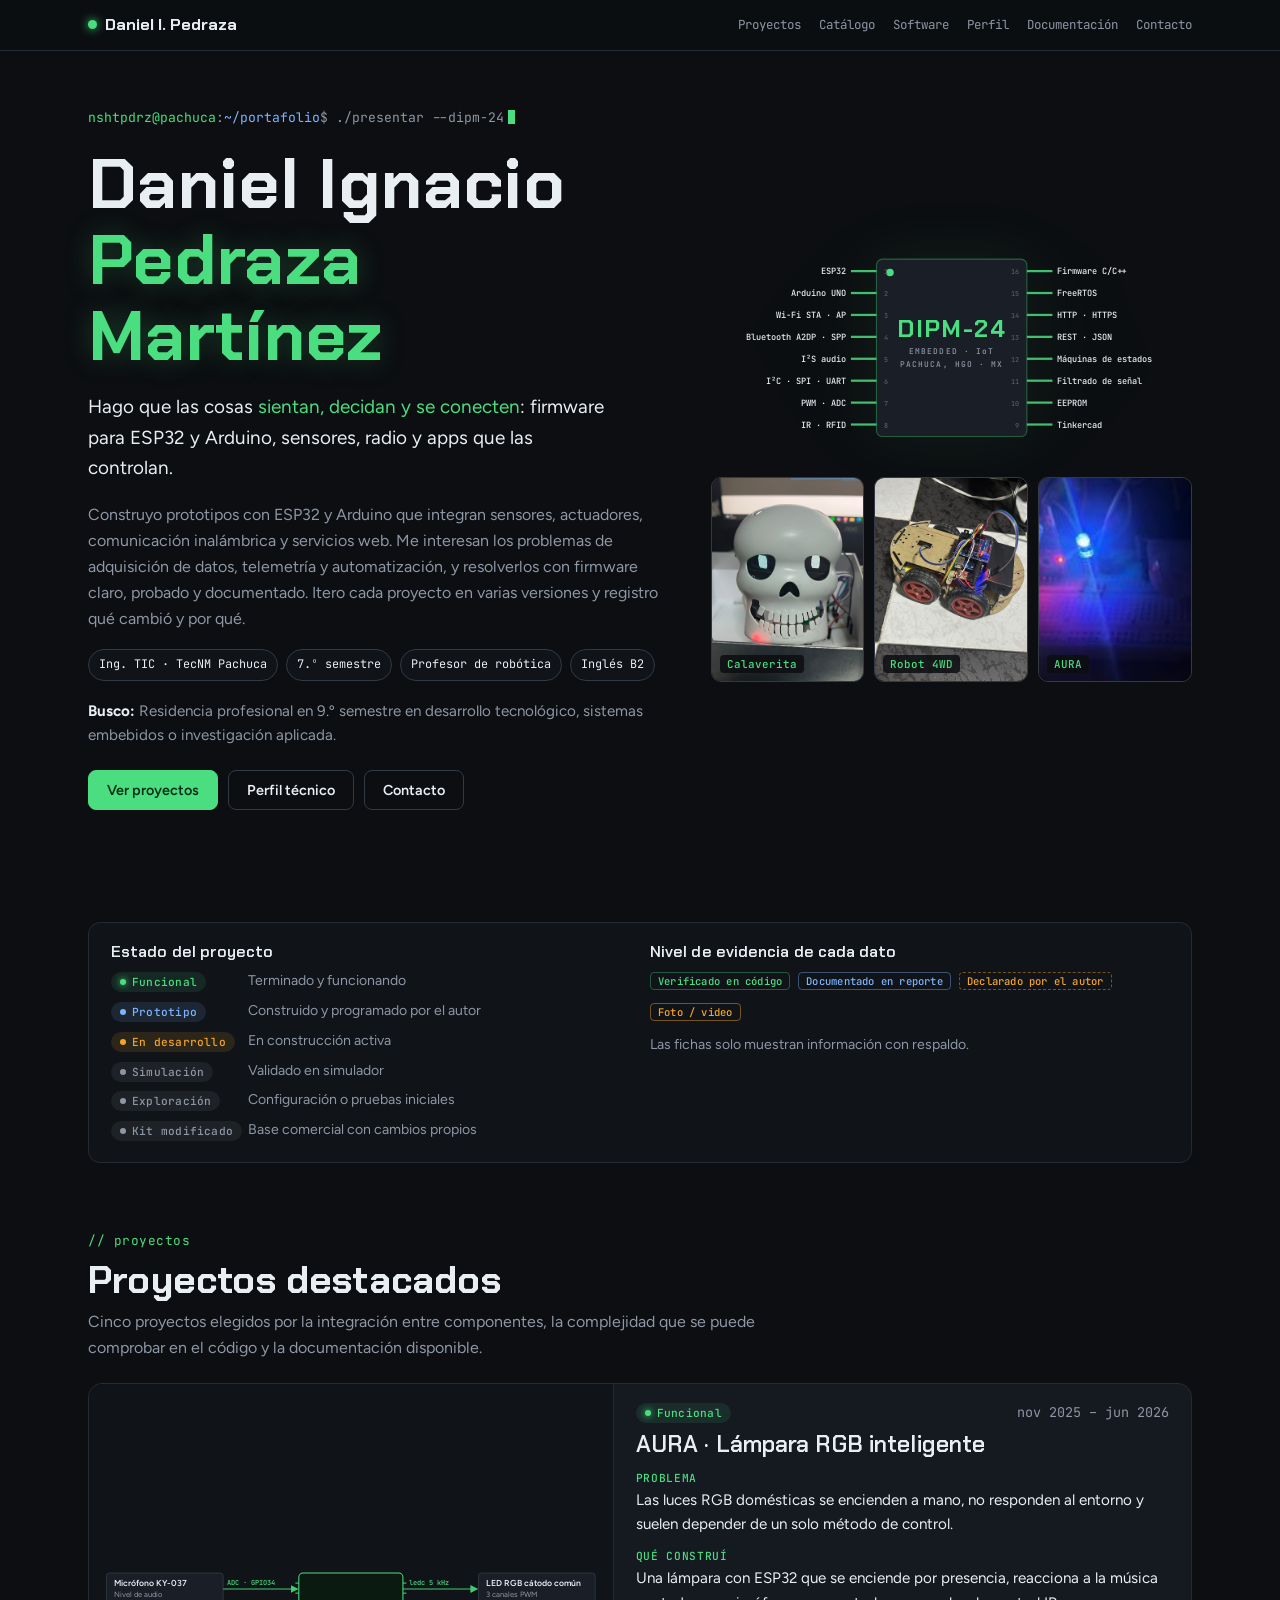
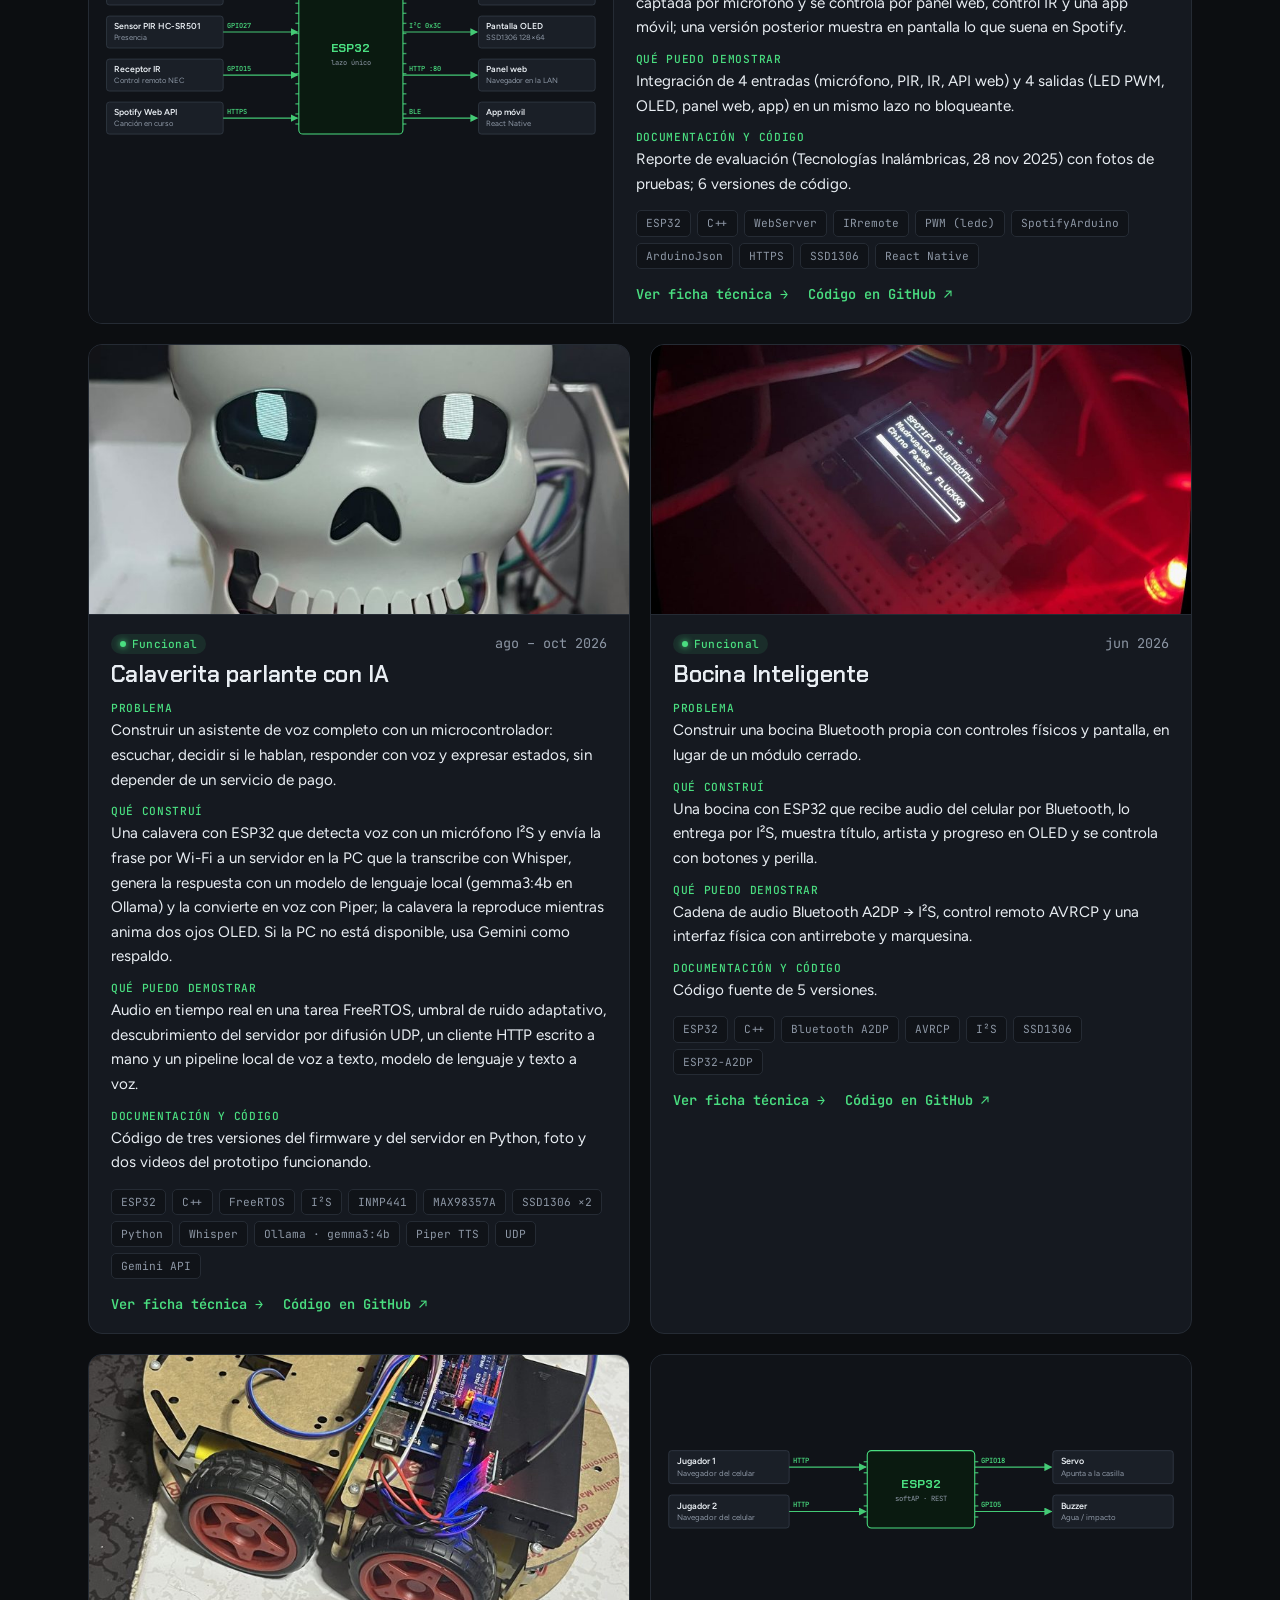
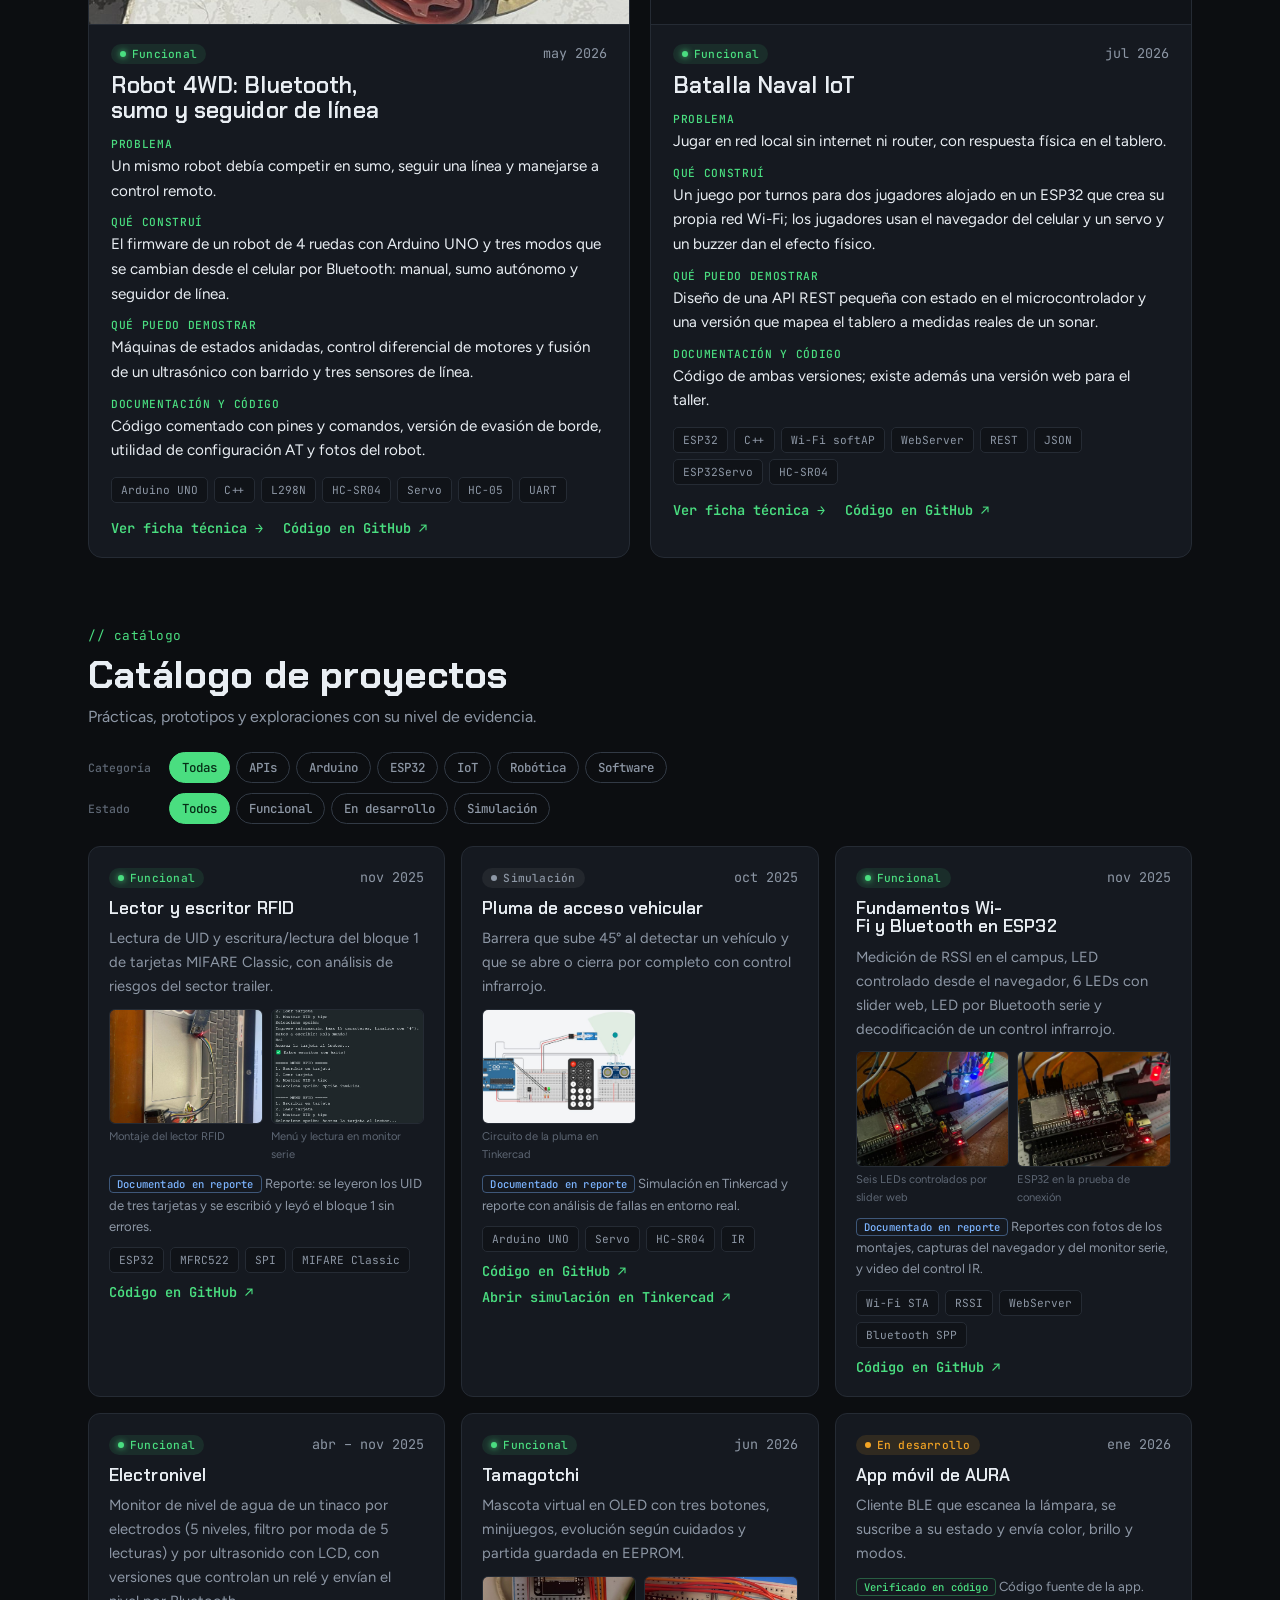
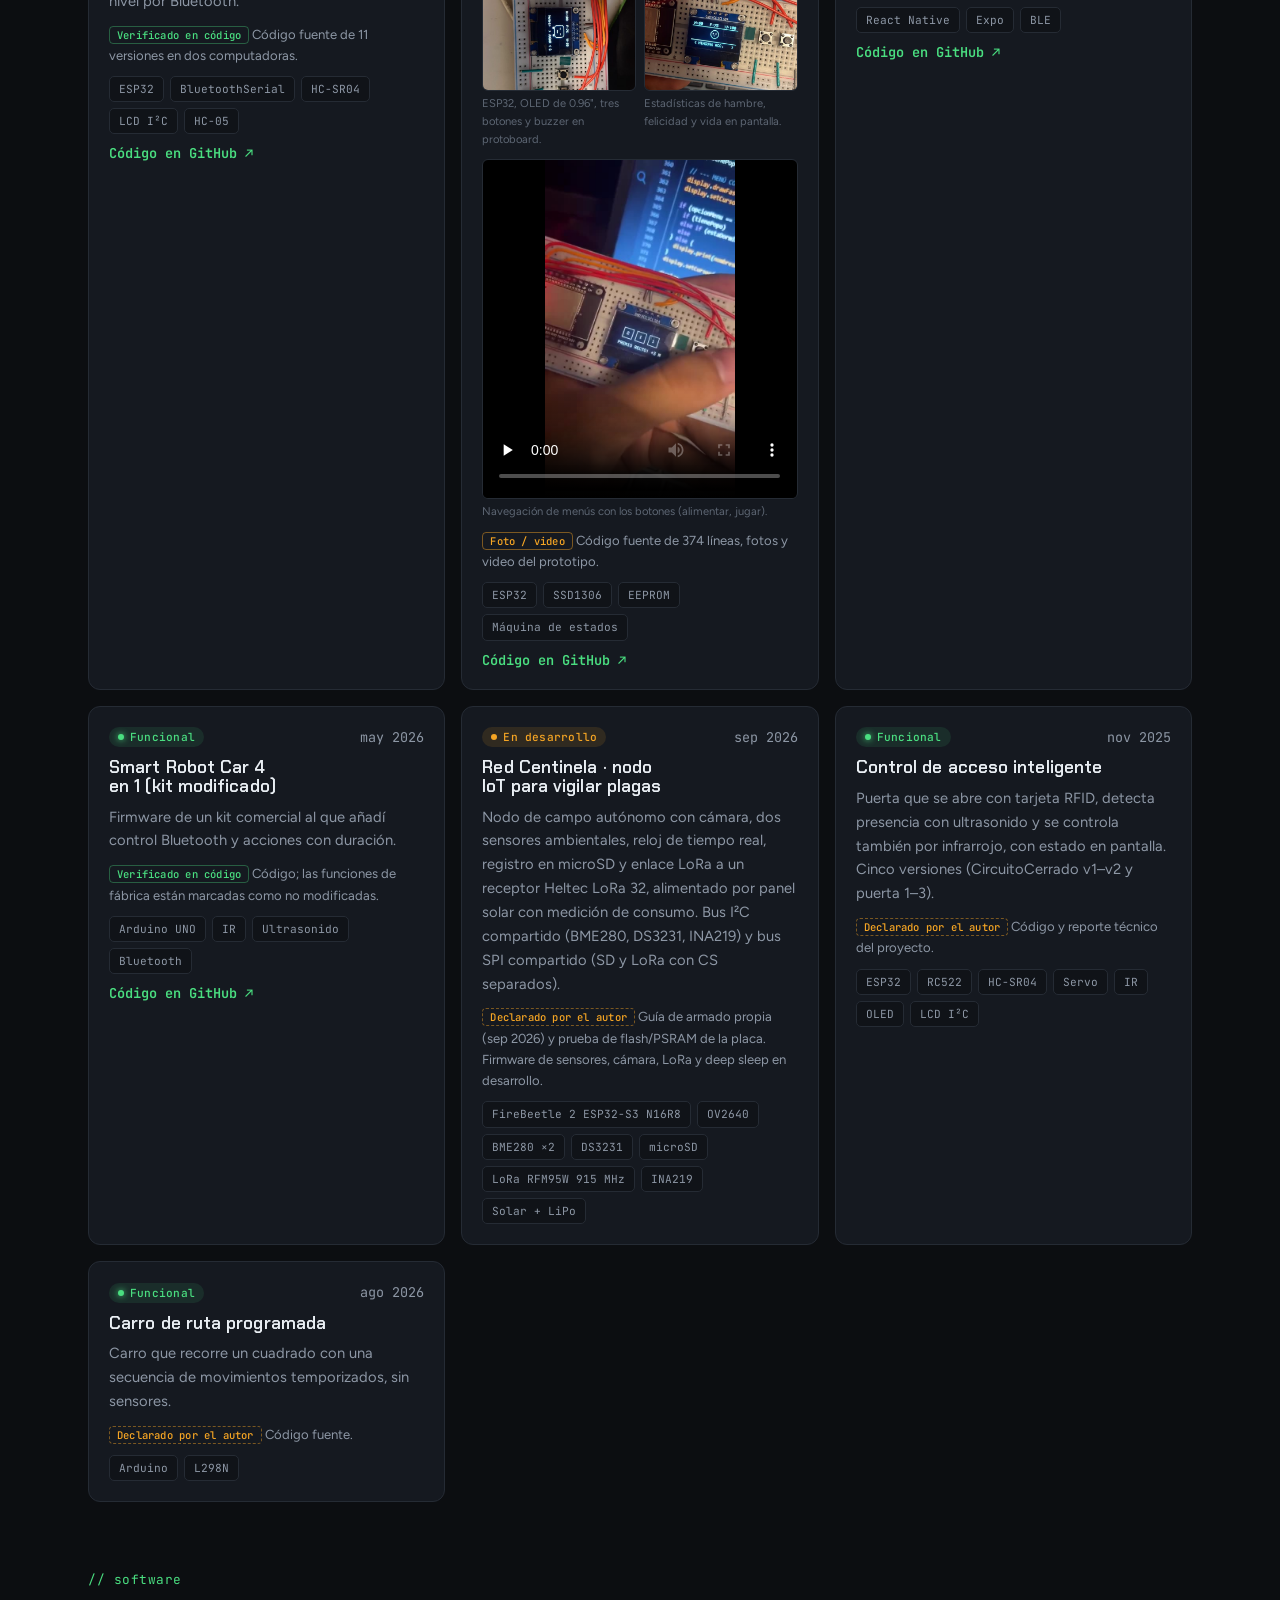
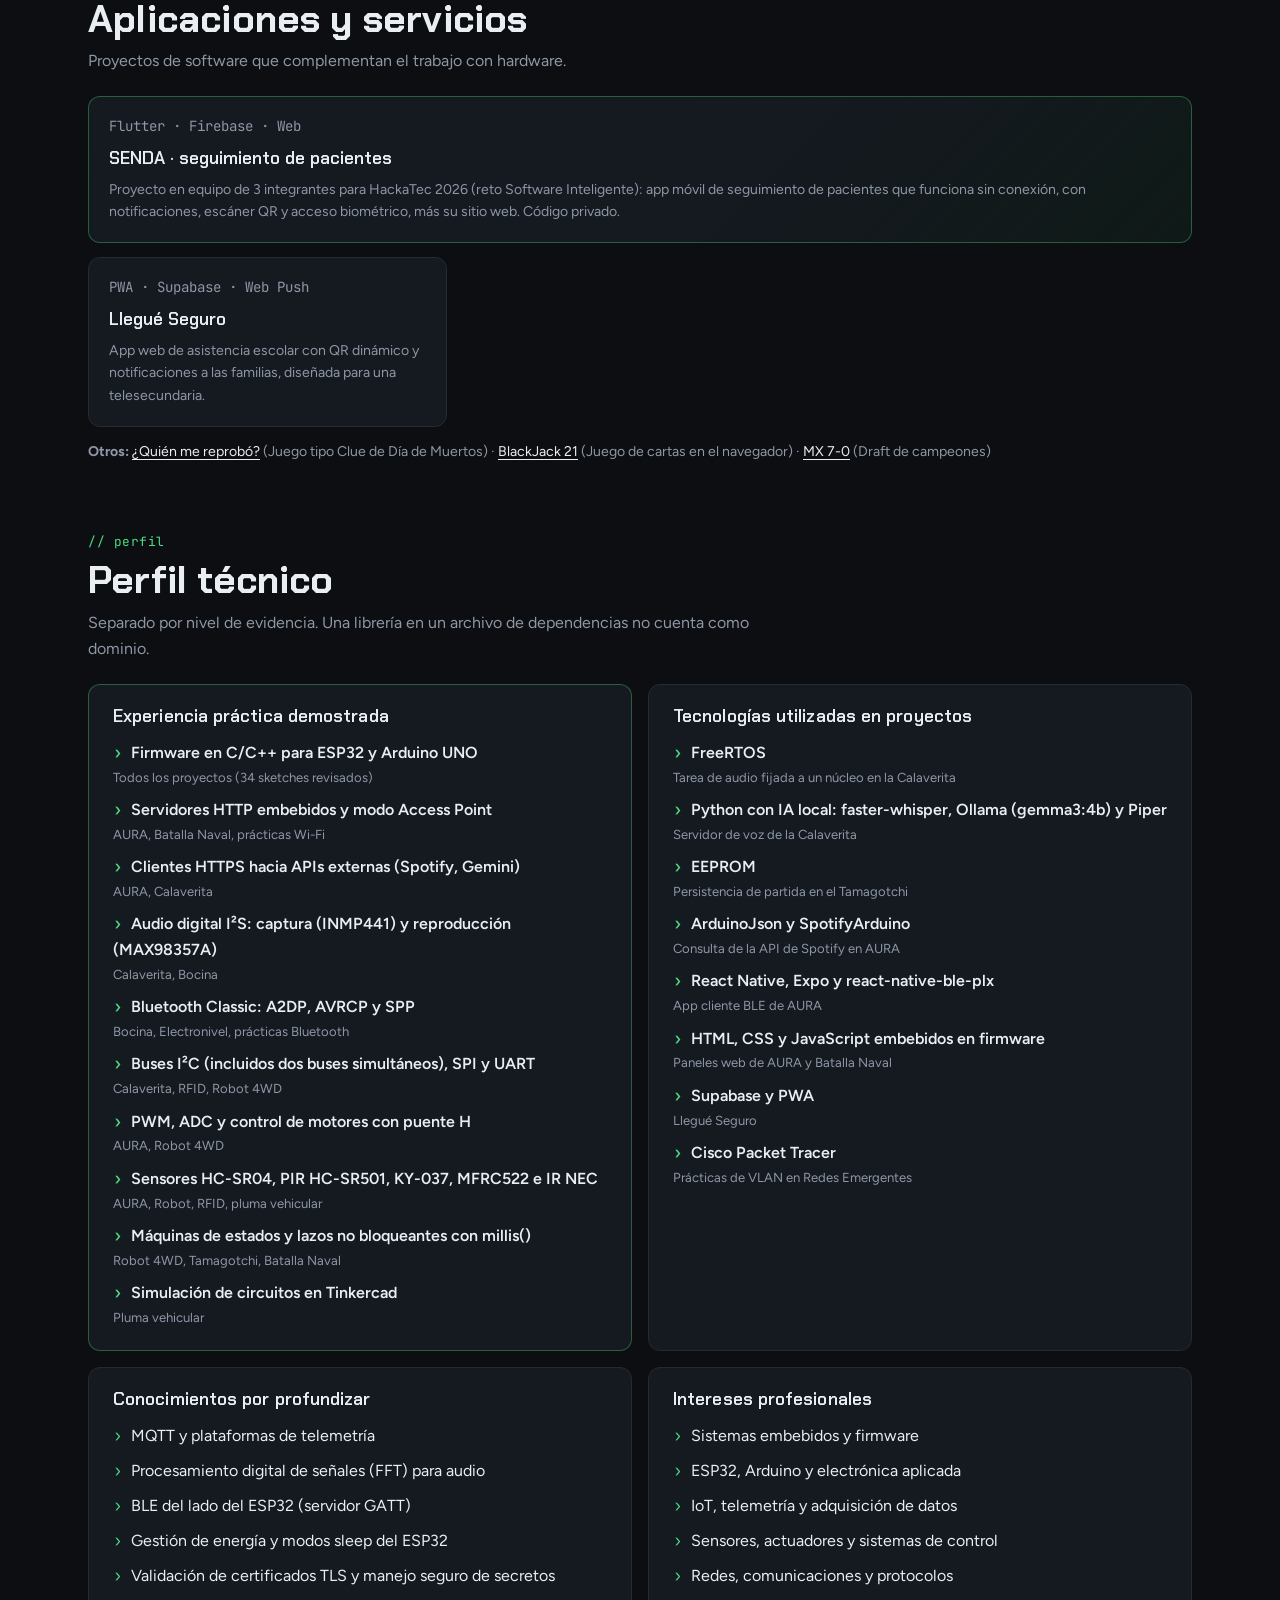
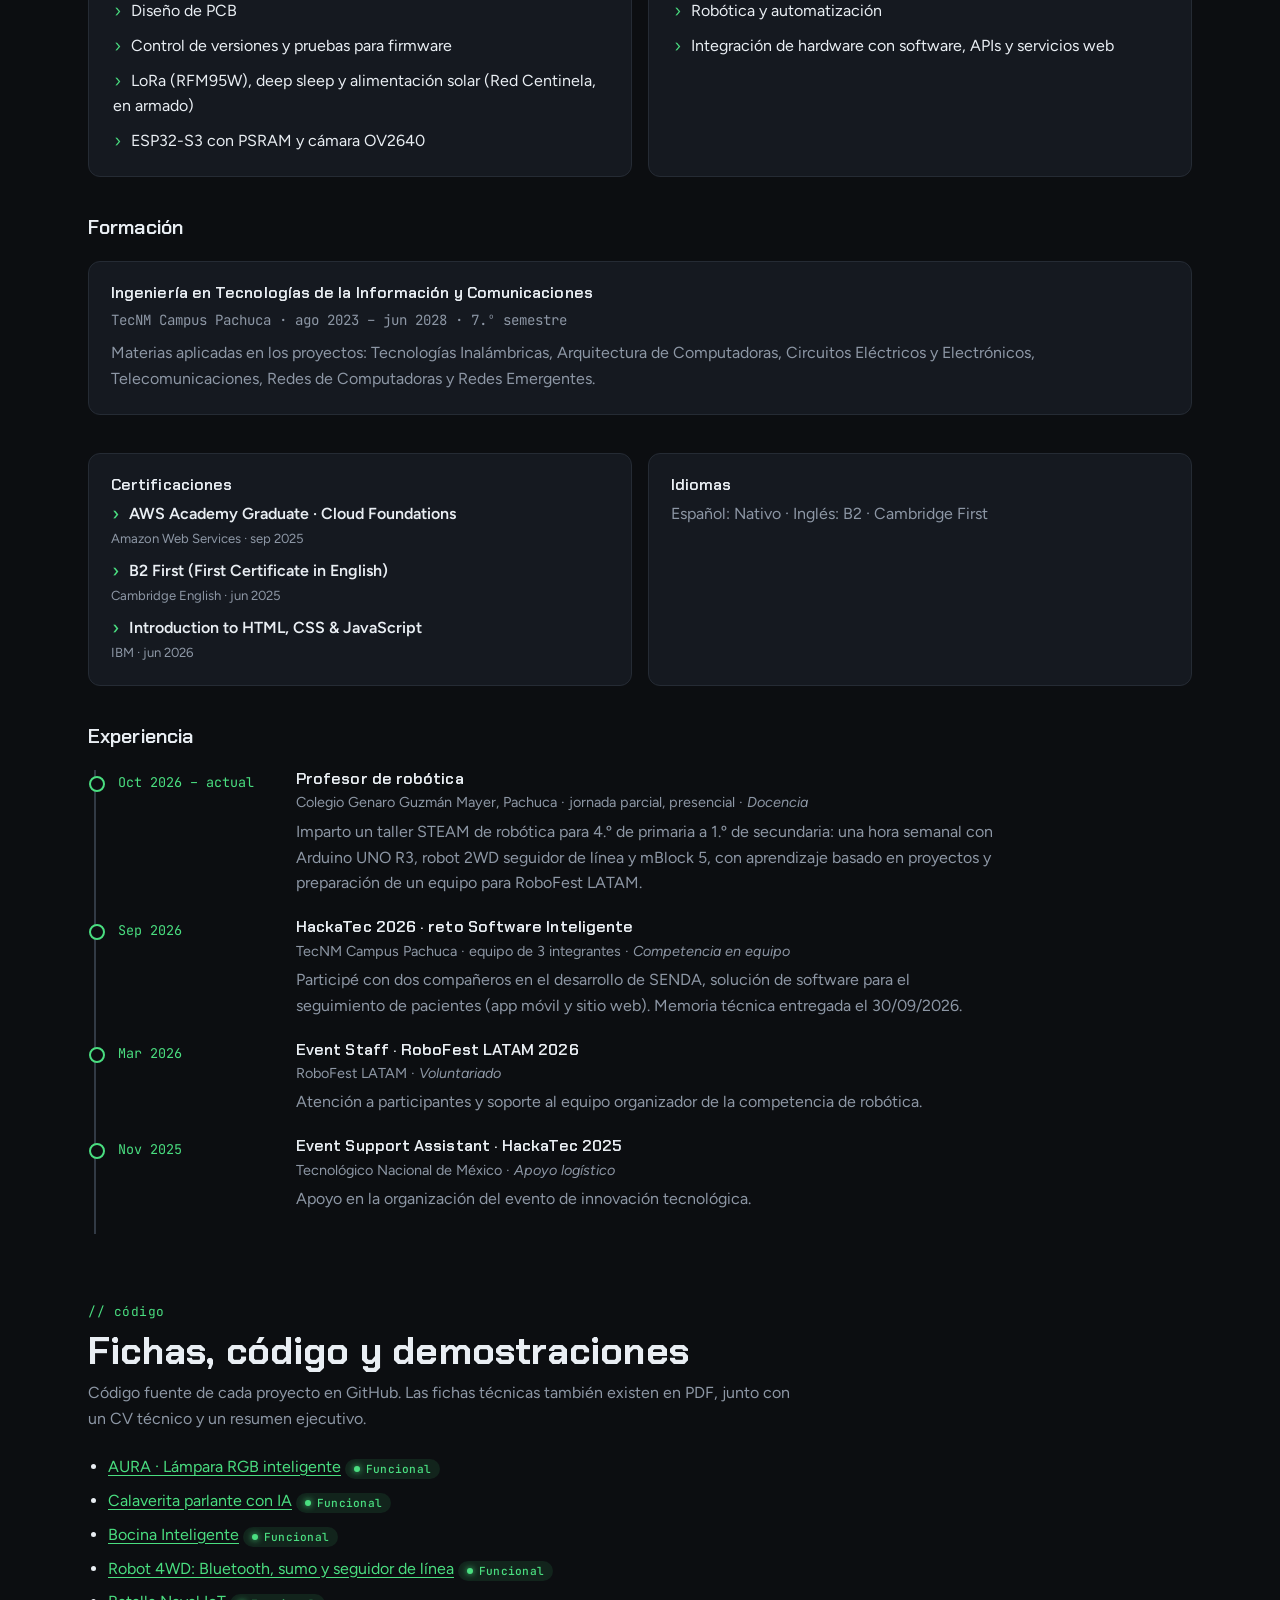
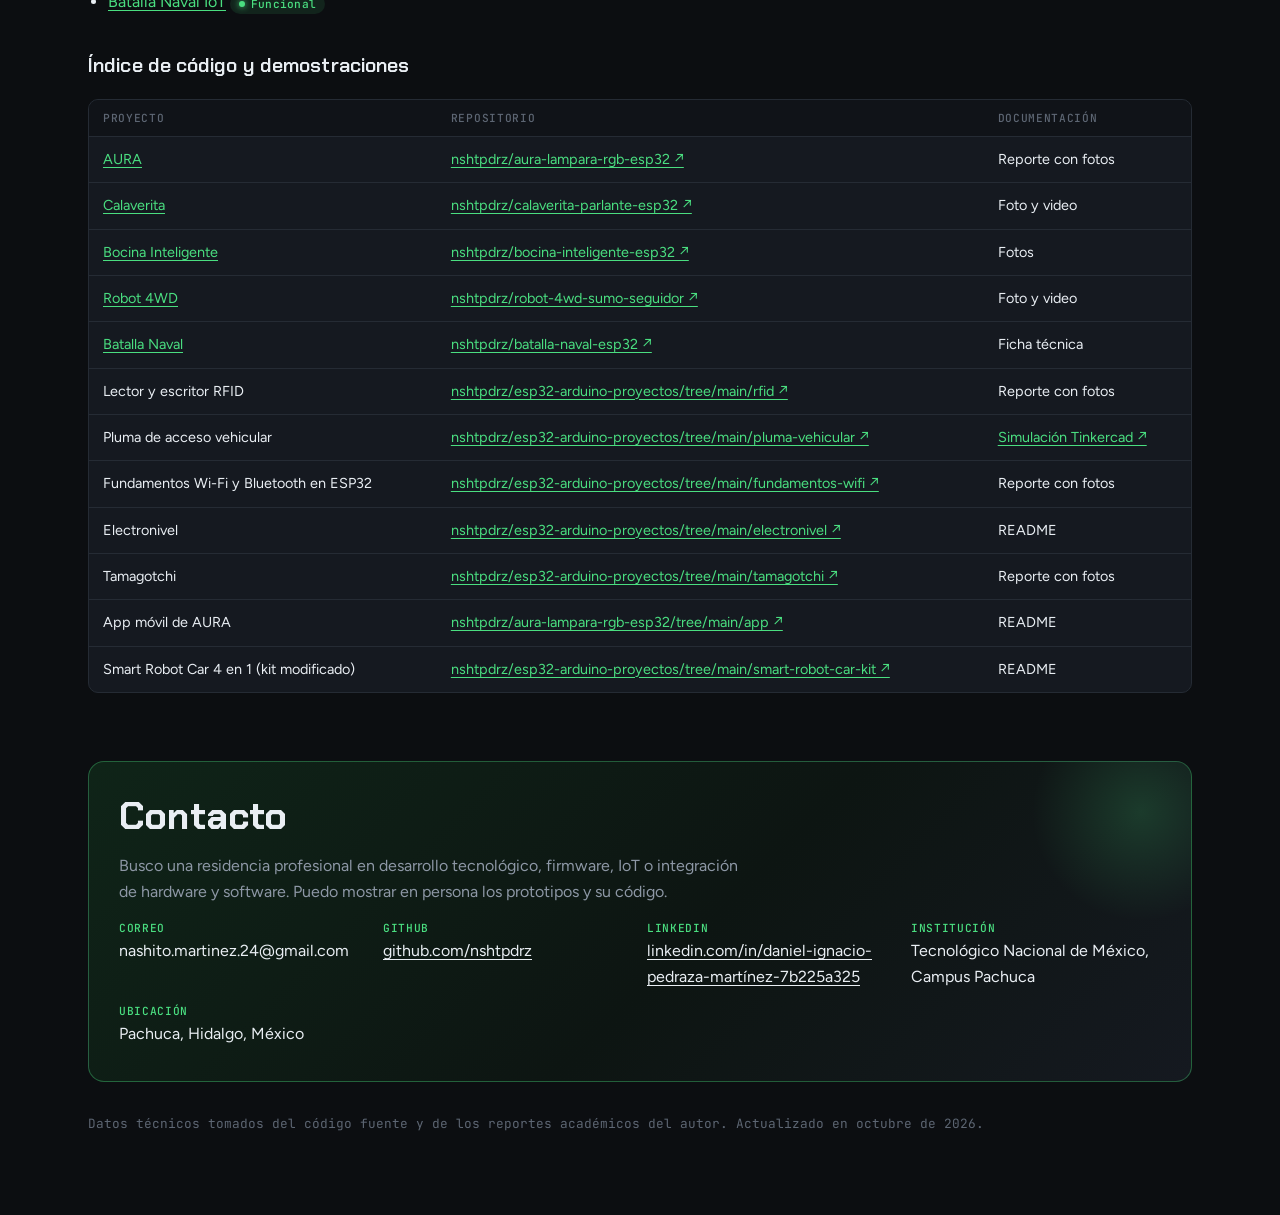
<file: index.html>
<!doctype html>
<html lang="es">
<head>
<meta charset="utf-8">
<meta name="viewport" content="width=device-width, initial-scale=1, viewport-fit=cover">
<meta property="og:title" content="Portafolio de Daniel Pedraza · Sistemas embebidos e IoT">
<meta property="og:description" content="Proyectos con ESP32 y Arduino documentados con arquitectura, hardware y código.">
<meta property="og:type" content="website">
<meta property="og:url" content="https://nshtpdrz.github.io/">
<link rel="icon" href="data:image/svg+xml,%3Csvg xmlns='http://www.w3.org/2000/svg' viewBox='0 0 32 32'%3E%3Crect x='7' y='7' width='18' height='18' rx='3' fill='%2315191a'/%3E%3Cg stroke='%239c4d1b' stroke-width='2'%3E%3Cpath d='M2 11h5M2 16h5M2 21h5M25 11h5M25 16h5M25 21h5'/%3E%3C/g%3E%3C/svg%3E">
<title>Portafolio de Daniel Pedraza</title>
<meta name="claude:viewport-fit-sides" content="cover">
<meta name="description" content="Portafolio técnico de sistemas embebidos e IoT: proyectos con ESP32 y Arduino documentados con evidencia.">
<meta name="author" content="Daniel Ignacio Pedraza Martínez">
<link rel="preconnect" href="https://fonts.googleapis.com"><link rel="preconnect" href="https://fonts.gstatic.com" crossorigin><link rel="stylesheet" href="https://fonts.googleapis.com/css2?family=Chakra+Petch:wght@500;600;700&family=Figtree:wght@400;500;600;700&family=JetBrains+Mono:wght@400;500;700&display=swap">
<link rel="stylesheet" href="assets/styles.css">
</head>
<body>
<nav class="top" aria-label="Navegación principal"><div class="in"><a class="brand" href="#inicio">Daniel I. Pedraza</a><div class="links"><a href="#destacados">Proyectos</a><a href="#catalogo">Catálogo</a><a href="#software">Software</a><a href="#perfil">Perfil</a><a href="#documentacion">Documentación</a><a href="#contacto">Contacto</a></div></div></nav>
<main class="wrap" id="inicio">
  <header class="hero">
    <div class="intro">
      <p class="term" aria-hidden="true"><span class="prompt">nshtpdrz@pachuca</span>:<span class="path">~/portafolio</span>$ ./presentar --dipm-24<span class="cursor"></span></p>
      <h1>Daniel Ignacio<br><span class="hl">Pedraza Martínez</span></h1>
      <p class="role">Hago que las cosas <em>sientan, decidan y se conecten</em>: firmware para ESP32 y Arduino, sensores, radio y apps que las controlan.</p>
      <p class="summary">Construyo prototipos con ESP32 y Arduino que integran sensores, actuadores, comunicación inalámbrica y servicios web. Me interesan los problemas de adquisición de datos, telemetría y automatización, y resolverlos con firmware claro, probado y documentado. Itero cada proyecto en varias versiones y registro qué cambió y por qué.</p>
      <div class="facts"><span>Ing. TIC · TecNM Pachuca</span><span>7.º semestre</span><span>Profesor de robótica</span><span>Inglés B2</span></div>
      <p class="goal"><b>Busco:</b> Residencia profesional en 9.º semestre en desarrollo tecnológico, sistemas embebidos o investigación aplicada.</p>
      <div class="cta"><a class="btn" href="#destacados">Ver proyectos</a><a class="btn ghost" href="#perfil">Perfil técnico</a><a class="btn ghost" href="#contacto">Contacto</a></div>
    </div>
    <div class="hero-side">
      <div class="chipbox"><svg viewBox="0 0 640 300" class="chip" role="img" aria-label="Tecnologías con práctica demostrada: ESP32, Arduino UNO, Wi-Fi STA · AP, Bluetooth A2DP · SPP, I²S audio, I²C · SPI · UART, PWM · ADC, IR · RFID, Firmware C/C++, FreeRTOS, HTTP · HTTPS, REST · JSON, Máquinas de estados, Filtrado de señal, EEPROM, Tinkercad"><rect x="220.0" y="32.0" width="200" height="236" rx="8" class="c-body"/><circle cx="238.0" cy="50.0" r="5" class="c-dot"/><text x="320.0" y="136.0" text-anchor="middle" class="c-name">DIPM-24</text><text x="320.0" y="158.0" text-anchor="middle" class="c-sub">EMBEDDED · IoT</text><text x="320.0" y="176.0" text-anchor="middle" class="c-sub">PACHUCA, HGO · MX</text><line x1="186.0" y1="48.0" x2="220.0" y2="48.0" class="c-pin"/><text x="180.0" y="52.0" text-anchor="end" class="c-lab">ESP32</text><text x="230.0" y="52.0" class="c-num">1</text><line x1="420.0" y1="48.0" x2="454.0" y2="48.0" class="c-pin"/><text x="460.0" y="52.0" class="c-lab">Firmware C/C++</text><text x="410.0" y="52.0" text-anchor="end" class="c-num">16</text><line x1="186.0" y1="77.14285714285714" x2="220.0" y2="77.14285714285714" class="c-pin"/><text x="180.0" y="81.14285714285714" text-anchor="end" class="c-lab">Arduino UNO</text><text x="230.0" y="81.14285714285714" class="c-num">2</text><line x1="420.0" y1="77.14285714285714" x2="454.0" y2="77.14285714285714" class="c-pin"/><text x="460.0" y="81.14285714285714" class="c-lab">FreeRTOS</text><text x="410.0" y="81.14285714285714" text-anchor="end" class="c-num">15</text><line x1="186.0" y1="106.28571428571428" x2="220.0" y2="106.28571428571428" class="c-pin"/><text x="180.0" y="110.28571428571428" text-anchor="end" class="c-lab">Wi-Fi STA · AP</text><text x="230.0" y="110.28571428571428" class="c-num">3</text><line x1="420.0" y1="106.28571428571428" x2="454.0" y2="106.28571428571428" class="c-pin"/><text x="460.0" y="110.28571428571428" class="c-lab">HTTP · HTTPS</text><text x="410.0" y="110.28571428571428" text-anchor="end" class="c-num">14</text><line x1="186.0" y1="135.42857142857144" x2="220.0" y2="135.42857142857144" class="c-pin"/><text x="180.0" y="139.42857142857144" text-anchor="end" class="c-lab">Bluetooth A2DP · SPP</text><text x="230.0" y="139.42857142857144" class="c-num">4</text><line x1="420.0" y1="135.42857142857144" x2="454.0" y2="135.42857142857144" class="c-pin"/><text x="460.0" y="139.42857142857144" class="c-lab">REST · JSON</text><text x="410.0" y="139.42857142857144" text-anchor="end" class="c-num">13</text><line x1="186.0" y1="164.57142857142856" x2="220.0" y2="164.57142857142856" class="c-pin"/><text x="180.0" y="168.57142857142856" text-anchor="end" class="c-lab">I²S audio</text><text x="230.0" y="168.57142857142856" class="c-num">5</text><line x1="420.0" y1="164.57142857142856" x2="454.0" y2="164.57142857142856" class="c-pin"/><text x="460.0" y="168.57142857142856" class="c-lab">Máquinas de estados</text><text x="410.0" y="168.57142857142856" text-anchor="end" class="c-num">12</text><line x1="186.0" y1="193.71428571428572" x2="220.0" y2="193.71428571428572" class="c-pin"/><text x="180.0" y="197.71428571428572" text-anchor="end" class="c-lab">I²C · SPI · UART</text><text x="230.0" y="197.71428571428572" class="c-num">6</text><line x1="420.0" y1="193.71428571428572" x2="454.0" y2="193.71428571428572" class="c-pin"/><text x="460.0" y="197.71428571428572" class="c-lab">Filtrado de señal</text><text x="410.0" y="197.71428571428572" text-anchor="end" class="c-num">11</text><line x1="186.0" y1="222.85714285714286" x2="220.0" y2="222.85714285714286" class="c-pin"/><text x="180.0" y="226.85714285714286" text-anchor="end" class="c-lab">PWM · ADC</text><text x="230.0" y="226.85714285714286" class="c-num">7</text><line x1="420.0" y1="222.85714285714286" x2="454.0" y2="222.85714285714286" class="c-pin"/><text x="460.0" y="226.85714285714286" class="c-lab">EEPROM</text><text x="410.0" y="226.85714285714286" text-anchor="end" class="c-num">10</text><line x1="186.0" y1="252.0" x2="220.0" y2="252.0" class="c-pin"/><text x="180.0" y="256.0" text-anchor="end" class="c-lab">IR · RFID</text><text x="230.0" y="256.0" class="c-num">8</text><line x1="420.0" y1="252.0" x2="454.0" y2="252.0" class="c-pin"/><text x="460.0" y="256.0" class="c-lab">Tinkercad</text><text x="410.0" y="256.0" text-anchor="end" class="c-num">9</text></svg></div>
      <div class="strip"><figure><img src="assets/img/calaverita-ensamblada.jpg" alt="Prototipo: Calaverita"><figcaption>Calaverita</figcaption></figure><figure><img src="assets/img/robot-4wd-1.jpg" alt="Prototipo: Robot 4WD"><figcaption>Robot 4WD</figcaption></figure><figure><img src="assets/img/aura-prototipo-2.jpg" alt="Prototipo: AURA"><figcaption>AURA</figcaption></figure></div>
    </div>
  </header>

  <section class="part" id="como-leer" aria-labelledby="h-leer">
    <h2 id="h-leer" class="sr">Cómo leer este portafolio</h2>
    <div class="legend">
      <div><h4>Estado del proyecto</h4><ul class="leg"><li><span class="st st-funcional" title="Terminado y funcionando">Funcional</span><span>Terminado y funcionando</span></li><li><span class="st st-prototipo" title="Construido y programado por el autor">Prototipo</span><span>Construido y programado por el autor</span></li><li><span class="st st-desarrollo" title="En construcción activa">En desarrollo</span><span>En construcción activa</span></li><li><span class="st st-simulacion" title="Validado en simulador">Simulación</span><span>Validado en simulador</span></li><li><span class="st st-exploracion" title="Configuración o pruebas iniciales">Exploración</span><span>Configuración o pruebas iniciales</span></li><li><span class="st st-kit" title="Base comercial con cambios propios">Kit modificado</span><span>Base comercial con cambios propios</span></li></ul></div>
      <div><h4>Nivel de evidencia de cada dato</h4><ul class="leg ev-leg"><li><span class="ev ev-codigo">Verificado en código</span></li><li><span class="ev ev-reporte">Documentado en reporte</span></li><li><span class="ev ev-declarado">Declarado por el autor</span></li><li><span class="ev ev-video">Foto / video</span></li></ul><p class="small muted">Las fichas solo muestran información con respaldo.</p></div>
    </div>
  </section>

  <section class="part" id="destacados" aria-labelledby="h-dest">
    <div class="part-head"><span class="eyebrow">// proyectos</span><h2 id="h-dest">Proyectos destacados</h2>
      <p>Cinco proyectos elegidos por la integración entre componentes, la complejidad que se puede comprobar en el código y la documentación disponible.</p></div>
    <div class="feats">
<article class="feat" id="d-aura">
  <a class="thumb thumb-diag" href="proyectos/aura.html" tabindex="-1" aria-hidden="true"><figure class="diagthumb"><svg viewBox="0 0 720 284" role="img" aria-labelledby="dg-t-aura" class="diag"><title id="dg-t-aura">Diagrama de bloques: Micrófono KY-037, Sensor PIR HC-SR501, Receptor IR, Spotify Web API hacia ESP32 hacia LED RGB cátodo común, Pantalla OLED, Panel web, App móvil</title><defs><marker id="ah-t-aura" viewBox="0 0 8 8" refX="7" refY="4" markerWidth="7" markerHeight="7" orient="auto-start-reverse"><path d="M0,0 L8,4 L0,8 z" class="d-arrowhead"/></marker></defs><rect x="8" y="26.0" width="168" height="46" rx="4" class="d-box"/><text x="19" y="45.0" class="d-t">Micrófono KY-037</text><text x="19" y="61.0" class="d-s">Nivel de audio</text><path d="M176,49.0 H230.5 V49.0 H283.0" class="d-wire" marker-end="url(#ah-t-aura)"/><text x="182" y="43.0" class="d-bus">ADC · GPIO34</text><rect x="8" y="88.0" width="168" height="46" rx="4" class="d-box"/><text x="19" y="107.0" class="d-t">Sensor PIR HC-SR501</text><text x="19" y="123.0" class="d-s">Presencia</text><path d="M176,111.0 H230.5 V111.0 H283.0" class="d-wire" marker-end="url(#ah-t-aura)"/><text x="182" y="105.0" class="d-bus">GPIO27</text><rect x="8" y="150.0" width="168" height="46" rx="4" class="d-box"/><text x="19" y="169.0" class="d-t">Receptor IR</text><text x="19" y="185.0" class="d-s">Control remoto NEC</text><path d="M176,173.0 H230.5 V173.0 H283.0" class="d-wire" marker-end="url(#ah-t-aura)"/><text x="182" y="167.0" class="d-bus">GPIO15</text><rect x="8" y="212.0" width="168" height="46" rx="4" class="d-box"/><text x="19" y="231.0" class="d-t">Spotify Web API</text><text x="19" y="247.0" class="d-s">Canción en curso</text><path d="M176,235.0 H230.5 V235.0 H283.0" class="d-wire" marker-end="url(#ah-t-aura)"/><text x="182" y="229.0" class="d-bus">HTTPS</text><rect x="544" y="26.0" width="168" height="46" rx="4" class="d-box"/><text x="555" y="45.0" class="d-t">LED RGB cátodo común</text><text x="555" y="61.0" class="d-s">3 canales PWM</text><path d="M435.0,49.0 H489.5 V49.0 H542" class="d-wire" marker-end="url(#ah-t-aura)"/><text x="444.0" y="43.0" class="d-bus">ledc 5 kHz</text><rect x="544" y="88.0" width="168" height="46" rx="4" class="d-box"/><text x="555" y="107.0" class="d-t">Pantalla OLED</text><text x="555" y="123.0" class="d-s">SSD1306 128×64</text><path d="M435.0,111.0 H489.5 V111.0 H542" class="d-wire" marker-end="url(#ah-t-aura)"/><text x="444.0" y="105.0" class="d-bus">I²C 0x3C</text><rect x="544" y="150.0" width="168" height="46" rx="4" class="d-box"/><text x="555" y="169.0" class="d-t">Panel web</text><text x="555" y="185.0" class="d-s">Navegador en la LAN</text><path d="M435.0,173.0 H489.5 V173.0 H542" class="d-wire" marker-end="url(#ah-t-aura)"/><text x="444.0" y="167.0" class="d-bus">HTTP :80</text><rect x="544" y="212.0" width="168" height="46" rx="4" class="d-box"/><text x="555" y="231.0" class="d-t">App móvil</text><text x="555" y="247.0" class="d-s">React Native</text><path d="M435.0,235.0 H489.5 V235.0 H542" class="d-wire" marker-end="url(#ah-t-aura)"/><text x="444.0" y="229.0" class="d-bus">BLE</text><rect x="285.0" y="26.0" width="150" height="232" rx="6" class="d-mcu"/><line x1="280.0" y1="40.5" x2="285.0" y2="40.5" class="d-pin"/><line x1="435.0" y1="40.5" x2="440.0" y2="40.5" class="d-pin"/><line x1="280.0" y1="55.0" x2="285.0" y2="55.0" class="d-pin"/><line x1="435.0" y1="55.0" x2="440.0" y2="55.0" class="d-pin"/><line x1="280.0" y1="69.5" x2="285.0" y2="69.5" class="d-pin"/><line x1="435.0" y1="69.5" x2="440.0" y2="69.5" class="d-pin"/><line x1="280.0" y1="84.0" x2="285.0" y2="84.0" class="d-pin"/><line x1="435.0" y1="84.0" x2="440.0" y2="84.0" class="d-pin"/><line x1="280.0" y1="98.5" x2="285.0" y2="98.5" class="d-pin"/><line x1="435.0" y1="98.5" x2="440.0" y2="98.5" class="d-pin"/><line x1="280.0" y1="113.0" x2="285.0" y2="113.0" class="d-pin"/><line x1="435.0" y1="113.0" x2="440.0" y2="113.0" class="d-pin"/><line x1="280.0" y1="127.5" x2="285.0" y2="127.5" class="d-pin"/><line x1="435.0" y1="127.5" x2="440.0" y2="127.5" class="d-pin"/><line x1="280.0" y1="142.0" x2="285.0" y2="142.0" class="d-pin"/><line x1="435.0" y1="142.0" x2="440.0" y2="142.0" class="d-pin"/><line x1="280.0" y1="156.5" x2="285.0" y2="156.5" class="d-pin"/><line x1="435.0" y1="156.5" x2="440.0" y2="156.5" class="d-pin"/><line x1="280.0" y1="171.0" x2="285.0" y2="171.0" class="d-pin"/><line x1="435.0" y1="171.0" x2="440.0" y2="171.0" class="d-pin"/><line x1="280.0" y1="185.5" x2="285.0" y2="185.5" class="d-pin"/><line x1="435.0" y1="185.5" x2="440.0" y2="185.5" class="d-pin"/><line x1="280.0" y1="200.0" x2="285.0" y2="200.0" class="d-pin"/><line x1="435.0" y1="200.0" x2="440.0" y2="200.0" class="d-pin"/><line x1="280.0" y1="214.5" x2="285.0" y2="214.5" class="d-pin"/><line x1="435.0" y1="214.5" x2="440.0" y2="214.5" class="d-pin"/><line x1="280.0" y1="229.0" x2="285.0" y2="229.0" class="d-pin"/><line x1="435.0" y1="229.0" x2="440.0" y2="229.0" class="d-pin"/><line x1="280.0" y1="243.5" x2="285.0" y2="243.5" class="d-pin"/><line x1="435.0" y1="243.5" x2="440.0" y2="243.5" class="d-pin"/><text x="360.0" y="140.0" text-anchor="middle" class="d-mt">ESP32</text><text x="360.0" y="158.0" text-anchor="middle" class="d-ms">lazo único</text></svg></figure></a>
  <header>
    <div class="feat-top"><span class="st st-funcional" title="Terminado y funcionando">Funcional</span><span class="mono muted">nov 2025 – jun 2026</span></div>
    <h3><a href="proyectos/aura.html">AURA · Lámpara RGB inteligente</a></h3>
  </header>
  <dl class="feat-dl">
    <div><dt>Problema</dt><dd>Las luces RGB domésticas se encienden a mano, no responden al entorno y suelen depender de un solo método de control.</dd></div>
    <div><dt>Qué construí</dt><dd>Una lámpara con ESP32 que se enciende por presencia, reacciona a la música captada por micrófono y se controla por panel web, control IR y una app móvil; una versión posterior muestra en pantalla lo que suena en Spotify.</dd></div>
    <div><dt>Qué puedo demostrar</dt><dd>Integración de 4 entradas (micrófono, PIR, IR, API web) y 4 salidas (LED PWM, OLED, panel web, app) en un mismo lazo no bloqueante.</dd></div>
    <div><dt>Documentación y código</dt><dd>Reporte de evaluación (Tecnologías Inalámbricas, 28 nov 2025) con fotos de pruebas; 6 versiones de código.</dd></div>
  </dl>
  <div class="chips"><span>ESP32</span><span>C++</span><span>WebServer</span><span>IRremote</span><span>PWM (ledc)</span><span>SpotifyArduino</span><span>ArduinoJson</span><span>HTTPS</span><span>SSD1306</span><span>React Native</span></div>
  <div class="links-row"><a class="go" href="proyectos/aura.html">Ver ficha técnica <span aria-hidden="true">→</span></a><a class="go" href="https://github.com/nshtpdrz/aura-lampara-rgb-esp32" target="_blank" rel="noopener">Código en GitHub <span aria-hidden="true">↗</span></a></div>
</article>
<article class="feat" id="d-calaverita">
  <a class="thumb" href="proyectos/calaverita.html" tabindex="-1" aria-hidden="true"><img src="assets/img/calaverita-ensamblada.jpg" alt="" loading="lazy"></a>
  <header>
    <div class="feat-top"><span class="st st-funcional" title="Terminado y funcionando">Funcional</span><span class="mono muted">ago – oct 2026</span></div>
    <h3><a href="proyectos/calaverita.html">Calaverita parlante con IA</a></h3>
  </header>
  <dl class="feat-dl">
    <div><dt>Problema</dt><dd>Construir un asistente de voz completo con un microcontrolador: escuchar, decidir si le hablan, responder con voz y expresar estados, sin depender de un servicio de pago.</dd></div>
    <div><dt>Qué construí</dt><dd>Una calavera con ESP32 que detecta voz con un micrófono I²S y envía la frase por Wi-Fi a un servidor en la PC que la transcribe con Whisper, genera la respuesta con un modelo de lenguaje local (gemma3:4b en Ollama) y la convierte en voz con Piper; la calavera la reproduce mientras anima dos ojos OLED. Si la PC no está disponible, usa Gemini como respaldo.</dd></div>
    <div><dt>Qué puedo demostrar</dt><dd>Audio en tiempo real en una tarea FreeRTOS, umbral de ruido adaptativo, descubrimiento del servidor por difusión UDP, un cliente HTTP escrito a mano y un pipeline local de voz a texto, modelo de lenguaje y texto a voz.</dd></div>
    <div><dt>Documentación y código</dt><dd>Código de tres versiones del firmware y del servidor en Python, foto y dos videos del prototipo funcionando.</dd></div>
  </dl>
  <div class="chips"><span>ESP32</span><span>C++</span><span>FreeRTOS</span><span>I²S</span><span>INMP441</span><span>MAX98357A</span><span>SSD1306 ×2</span><span>Python</span><span>Whisper</span><span>Ollama · gemma3:4b</span><span>Piper TTS</span><span>UDP</span><span>Gemini API</span></div>
  <div class="links-row"><a class="go" href="proyectos/calaverita.html">Ver ficha técnica <span aria-hidden="true">→</span></a><a class="go" href="https://github.com/nshtpdrz/calaverita-parlante-esp32" target="_blank" rel="noopener">Código en GitHub <span aria-hidden="true">↗</span></a></div>
</article>
<article class="feat" id="d-bocina">
  <a class="thumb" href="proyectos/bocina.html" tabindex="-1" aria-hidden="true"><img src="assets/img/bocina-spotify-oled.jpg" alt="" loading="lazy"></a>
  <header>
    <div class="feat-top"><span class="st st-funcional" title="Terminado y funcionando">Funcional</span><span class="mono muted">jun 2026</span></div>
    <h3><a href="proyectos/bocina.html">Bocina Inteligente</a></h3>
  </header>
  <dl class="feat-dl">
    <div><dt>Problema</dt><dd>Construir una bocina Bluetooth propia con controles físicos y pantalla, en lugar de un módulo cerrado.</dd></div>
    <div><dt>Qué construí</dt><dd>Una bocina con ESP32 que recibe audio del celular por Bluetooth, lo entrega por I²S, muestra título, artista y progreso en OLED y se controla con botones y perilla.</dd></div>
    <div><dt>Qué puedo demostrar</dt><dd>Cadena de audio Bluetooth A2DP → I²S, control remoto AVRCP y una interfaz física con antirrebote y marquesina.</dd></div>
    <div><dt>Documentación y código</dt><dd>Código fuente de 5 versiones.</dd></div>
  </dl>
  <div class="chips"><span>ESP32</span><span>C++</span><span>Bluetooth A2DP</span><span>AVRCP</span><span>I²S</span><span>SSD1306</span><span>ESP32-A2DP</span></div>
  <div class="links-row"><a class="go" href="proyectos/bocina.html">Ver ficha técnica <span aria-hidden="true">→</span></a><a class="go" href="https://github.com/nshtpdrz/bocina-inteligente-esp32" target="_blank" rel="noopener">Código en GitHub <span aria-hidden="true">↗</span></a></div>
</article>
<article class="feat" id="d-robot-4wd">
  <a class="thumb" href="proyectos/robot-4wd.html" tabindex="-1" aria-hidden="true"><img src="assets/img/robot-4wd-1.jpg" alt="" loading="lazy"></a>
  <header>
    <div class="feat-top"><span class="st st-funcional" title="Terminado y funcionando">Funcional</span><span class="mono muted">may 2026</span></div>
    <h3><a href="proyectos/robot-4wd.html">Robot 4WD: Bluetooth, sumo y seguidor de línea</a></h3>
  </header>
  <dl class="feat-dl">
    <div><dt>Problema</dt><dd>Un mismo robot debía competir en sumo, seguir una línea y manejarse a control remoto.</dd></div>
    <div><dt>Qué construí</dt><dd>El firmware de un robot de 4 ruedas con Arduino UNO y tres modos que se cambian desde el celular por Bluetooth: manual, sumo autónomo y seguidor de línea.</dd></div>
    <div><dt>Qué puedo demostrar</dt><dd>Máquinas de estados anidadas, control diferencial de motores y fusión de un ultrasónico con barrido y tres sensores de línea.</dd></div>
    <div><dt>Documentación y código</dt><dd>Código comentado con pines y comandos, versión de evasión de borde, utilidad de configuración AT y fotos del robot.</dd></div>
  </dl>
  <div class="chips"><span>Arduino UNO</span><span>C++</span><span>L298N</span><span>HC-SR04</span><span>Servo</span><span>HC-05</span><span>UART</span></div>
  <div class="links-row"><a class="go" href="proyectos/robot-4wd.html">Ver ficha técnica <span aria-hidden="true">→</span></a><a class="go" href="https://github.com/nshtpdrz/robot-4wd-sumo-seguidor" target="_blank" rel="noopener">Código en GitHub <span aria-hidden="true">↗</span></a></div>
</article>
<article class="feat" id="d-batalla-naval">
  <a class="thumb thumb-diag" href="proyectos/batalla-naval.html" tabindex="-1" aria-hidden="true"><figure class="diagthumb"><svg viewBox="0 0 720 160" role="img" aria-labelledby="dg-t-batalla-naval" class="diag"><title id="dg-t-batalla-naval">Diagrama de bloques: Jugador 1, Jugador 2 hacia ESP32 hacia Servo, Buzzer</title><defs><marker id="ah-t-batalla-naval" viewBox="0 0 8 8" refX="7" refY="4" markerWidth="7" markerHeight="7" orient="auto-start-reverse"><path d="M0,0 L8,4 L0,8 z" class="d-arrowhead"/></marker></defs><rect x="8" y="26.0" width="168" height="46" rx="4" class="d-box"/><text x="19" y="45.0" class="d-t">Jugador 1</text><text x="19" y="61.0" class="d-s">Navegador del celular</text><path d="M176,49.0 H230.5 V49.0 H283.0" class="d-wire" marker-end="url(#ah-t-batalla-naval)"/><text x="182" y="43.0" class="d-bus">HTTP</text><rect x="8" y="88.0" width="168" height="46" rx="4" class="d-box"/><text x="19" y="107.0" class="d-t">Jugador 2</text><text x="19" y="123.0" class="d-s">Navegador del celular</text><path d="M176,111.0 H230.5 V111.0 H283.0" class="d-wire" marker-end="url(#ah-t-batalla-naval)"/><text x="182" y="105.0" class="d-bus">HTTP</text><rect x="544" y="26.0" width="168" height="46" rx="4" class="d-box"/><text x="555" y="45.0" class="d-t">Servo</text><text x="555" y="61.0" class="d-s">Apunta a la casilla</text><path d="M435.0,49.0 H489.5 V49.0 H542" class="d-wire" marker-end="url(#ah-t-batalla-naval)"/><text x="444.0" y="43.0" class="d-bus">GPIO18</text><rect x="544" y="88.0" width="168" height="46" rx="4" class="d-box"/><text x="555" y="107.0" class="d-t">Buzzer</text><text x="555" y="123.0" class="d-s">Agua / impacto</text><path d="M435.0,111.0 H489.5 V111.0 H542" class="d-wire" marker-end="url(#ah-t-batalla-naval)"/><text x="444.0" y="105.0" class="d-bus">GPIO5</text><rect x="285.0" y="26.0" width="150" height="108" rx="6" class="d-mcu"/><line x1="280.0" y1="41.42857142857143" x2="285.0" y2="41.42857142857143" class="d-pin"/><line x1="435.0" y1="41.42857142857143" x2="440.0" y2="41.42857142857143" class="d-pin"/><line x1="280.0" y1="56.85714285714286" x2="285.0" y2="56.85714285714286" class="d-pin"/><line x1="435.0" y1="56.85714285714286" x2="440.0" y2="56.85714285714286" class="d-pin"/><line x1="280.0" y1="72.28571428571428" x2="285.0" y2="72.28571428571428" class="d-pin"/><line x1="435.0" y1="72.28571428571428" x2="440.0" y2="72.28571428571428" class="d-pin"/><line x1="280.0" y1="87.71428571428572" x2="285.0" y2="87.71428571428572" class="d-pin"/><line x1="435.0" y1="87.71428571428572" x2="440.0" y2="87.71428571428572" class="d-pin"/><line x1="280.0" y1="103.14285714285714" x2="285.0" y2="103.14285714285714" class="d-pin"/><line x1="435.0" y1="103.14285714285714" x2="440.0" y2="103.14285714285714" class="d-pin"/><line x1="280.0" y1="118.57142857142857" x2="285.0" y2="118.57142857142857" class="d-pin"/><line x1="435.0" y1="118.57142857142857" x2="440.0" y2="118.57142857142857" class="d-pin"/><text x="360.0" y="78.0" text-anchor="middle" class="d-mt">ESP32</text><text x="360.0" y="96.0" text-anchor="middle" class="d-ms">softAP · REST</text></svg></figure></a>
  <header>
    <div class="feat-top"><span class="st st-funcional" title="Terminado y funcionando">Funcional</span><span class="mono muted">jul 2026</span></div>
    <h3><a href="proyectos/batalla-naval.html">Batalla Naval IoT</a></h3>
  </header>
  <dl class="feat-dl">
    <div><dt>Problema</dt><dd>Jugar en red local sin internet ni router, con respuesta física en el tablero.</dd></div>
    <div><dt>Qué construí</dt><dd>Un juego por turnos para dos jugadores alojado en un ESP32 que crea su propia red Wi-Fi; los jugadores usan el navegador del celular y un servo y un buzzer dan el efecto físico.</dd></div>
    <div><dt>Qué puedo demostrar</dt><dd>Diseño de una API REST pequeña con estado en el microcontrolador y una versión que mapea el tablero a medidas reales de un sonar.</dd></div>
    <div><dt>Documentación y código</dt><dd>Código de ambas versiones; existe además una versión web para el taller.</dd></div>
  </dl>
  <div class="chips"><span>ESP32</span><span>C++</span><span>Wi-Fi softAP</span><span>WebServer</span><span>REST</span><span>JSON</span><span>ESP32Servo</span><span>HC-SR04</span></div>
  <div class="links-row"><a class="go" href="proyectos/batalla-naval.html">Ver ficha técnica <span aria-hidden="true">→</span></a><a class="go" href="https://github.com/nshtpdrz/batalla-naval-esp32" target="_blank" rel="noopener">Código en GitHub <span aria-hidden="true">↗</span></a></div>
</article></div>
  </section>

  <section class="part" id="catalogo" aria-labelledby="h-cat">
    <div class="part-head"><span class="eyebrow">// catálogo</span><h2 id="h-cat">Catálogo de proyectos</h2><p>Prácticas, prototipos y exploraciones con su nivel de evidencia.</p></div>
    <div class="filters" id="filtros" hidden>
      <div role="group" aria-label="Filtrar por categoría"><span class="fl">Categoría</span><button type="button" class="fb" data-group="cat" data-v="all" aria-pressed="true">Todas</button><button type="button" class="fb" data-group="cat" data-v="APIs" aria-pressed="false">APIs</button><button type="button" class="fb" data-group="cat" data-v="Arduino" aria-pressed="false">Arduino</button><button type="button" class="fb" data-group="cat" data-v="ESP32" aria-pressed="false">ESP32</button><button type="button" class="fb" data-group="cat" data-v="IoT" aria-pressed="false">IoT</button><button type="button" class="fb" data-group="cat" data-v="Robótica" aria-pressed="false">Robótica</button><button type="button" class="fb" data-group="cat" data-v="Software" aria-pressed="false">Software</button></div>
      <div role="group" aria-label="Filtrar por estado"><span class="fl">Estado</span><button type="button" class="fb" data-group="estado" data-v="all" aria-pressed="true">Todos</button><button type="button" class="fb" data-group="estado" data-v="funcional" aria-pressed="false">Funcional</button><button type="button" class="fb" data-group="estado" data-v="desarrollo" aria-pressed="false">En desarrollo</button><button type="button" class="fb" data-group="estado" data-v="simulacion" aria-pressed="false">Simulación</button></div>
    </div>
    <p class="empty" id="vacio" hidden>No hay proyectos con esa combinación de filtros.</p>
    <div class="cats" id="cats">
<article class="cat" data-estado="funcional" data-cat="ESP32">
  <div class="feat-top"><span class="st st-funcional" title="Terminado y funcionando">Funcional</span><span class="mono muted">nov 2025</span></div>
  <h3>Lector y escritor RFID</h3>
  <p>Lectura de UID y escritura/lectura del bloque 1 de tarjetas MIFARE Classic, con análisis de riesgos del sector trailer.</p>
  <div class="cat-imgs"><figure><img src="assets/img/rfid-montaje.jpg" alt="Montaje del lector RFID" loading="lazy"><figcaption>Montaje del lector RFID</figcaption></figure><figure><img src="assets/img/rfid-consola.jpg" alt="Menú y lectura en monitor serie" loading="lazy"><figcaption>Menú y lectura en monitor serie</figcaption></figure></div>
  <p class="evid"><span class="ev ev-reporte">Documentado en reporte</span> Reporte: se leyeron los UID de tres tarjetas y se escribió y leyó el bloque 1 sin errores.</p>
  <div class="chips"><span>ESP32</span><span>MFRC522</span><span>SPI</span><span>MIFARE Classic</span></div>
  <div class="links-row"><a class="go" href="https://github.com/nshtpdrz/esp32-arduino-proyectos/tree/main/rfid" target="_blank" rel="noopener">Código en GitHub <span aria-hidden="true">↗</span></a></div>
</article>
<article class="cat" data-estado="simulacion" data-cat="Arduino">
  <div class="feat-top"><span class="st st-simulacion" title="Validado en simulador">Simulación</span><span class="mono muted">oct 2025</span></div>
  <h3>Pluma de acceso vehicular</h3>
  <p>Barrera que sube 45° al detectar un vehículo y que se abre o cierra por completo con control infrarrojo.</p>
  <div class="cat-imgs"><figure><img src="assets/img/pluma-tinkercad.jpg" alt="Circuito de la pluma en Tinkercad" loading="lazy"><figcaption>Circuito de la pluma en Tinkercad</figcaption></figure></div>
  <p class="evid"><span class="ev ev-reporte">Documentado en reporte</span> Simulación en Tinkercad y reporte con análisis de fallas en entorno real.</p>
  <div class="chips"><span>Arduino UNO</span><span>Servo</span><span>HC-SR04</span><span>IR</span></div>
  <div class="links-row"><a class="go" href="https://github.com/nshtpdrz/esp32-arduino-proyectos/tree/main/pluma-vehicular" target="_blank" rel="noopener">Código en GitHub <span aria-hidden="true">↗</span></a><a class="go" href="https://www.tinkercad.com/things/6RjAkW2elnn-evaluacion-u2?sharecode=sfVD-J4Kjnqxw5WdH3lfJSh7hJJ-T6jAI3IZTtBiVzQ" target="_blank" rel="noopener">Abrir simulación en Tinkercad <span aria-hidden="true">↗</span></a></div>
</article>
<article class="cat" data-estado="funcional" data-cat="ESP32 IoT">
  <div class="feat-top"><span class="st st-funcional" title="Terminado y funcionando">Funcional</span><span class="mono muted">nov 2025</span></div>
  <h3>Fundamentos Wi-Fi y Bluetooth en ESP32</h3>
  <p>Medición de RSSI en el campus, LED controlado desde el navegador, 6 LEDs con slider web, LED por Bluetooth serie y decodificación de un control infrarrojo.</p>
  <div class="cat-imgs"><figure><img src="assets/img/wifi-slider-leds.jpg" alt="Seis LEDs controlados por slider web" loading="lazy"><figcaption>Seis LEDs controlados por slider web</figcaption></figure><figure><img src="assets/img/wifi-esp32-rssi.jpg" alt="ESP32 en la prueba de conexión" loading="lazy"><figcaption>ESP32 en la prueba de conexión</figcaption></figure></div>
  <p class="evid"><span class="ev ev-reporte">Documentado en reporte</span> Reportes con fotos de los montajes, capturas del navegador y del monitor serie, y video del control IR.</p>
  <div class="chips"><span>Wi-Fi STA</span><span>RSSI</span><span>WebServer</span><span>Bluetooth SPP</span></div>
  <div class="links-row"><a class="go" href="https://github.com/nshtpdrz/esp32-arduino-proyectos/tree/main/fundamentos-wifi" target="_blank" rel="noopener">Código en GitHub <span aria-hidden="true">↗</span></a></div>
</article>
<article class="cat" data-estado="funcional" data-cat="ESP32 Arduino IoT">
  <div class="feat-top"><span class="st st-funcional" title="Terminado y funcionando">Funcional</span><span class="mono muted">abr – nov 2025</span></div>
  <h3>Electronivel</h3>
  <p>Monitor de nivel de agua de un tinaco por electrodos (5 niveles, filtro por moda de 5 lecturas) y por ultrasonido con LCD, con versiones que controlan un relé y envían el nivel por Bluetooth.</p>
  
  <p class="evid"><span class="ev ev-codigo">Verificado en código</span> Código fuente de 11 versiones en dos computadoras.</p>
  <div class="chips"><span>ESP32</span><span>BluetoothSerial</span><span>HC-SR04</span><span>LCD I²C</span><span>HC-05</span></div>
  <div class="links-row"><a class="go" href="https://github.com/nshtpdrz/esp32-arduino-proyectos/tree/main/electronivel" target="_blank" rel="noopener">Código en GitHub <span aria-hidden="true">↗</span></a></div>
</article>
<article class="cat" data-estado="funcional" data-cat="ESP32">
  <div class="feat-top"><span class="st st-funcional" title="Terminado y funcionando">Funcional</span><span class="mono muted">jun 2026</span></div>
  <h3>Tamagotchi</h3>
  <p>Mascota virtual en OLED con tres botones, minijuegos, evolución según cuidados y partida guardada en EEPROM.</p>
  <div class="cat-imgs"><figure><img src="assets/img/tamagotchi-1.jpg" alt="ESP32, OLED de 0.96&quot;, tres botones y buzzer en protoboard." loading="lazy"><figcaption>ESP32, OLED de 0.96&quot;, tres botones y buzzer en protoboard.</figcaption></figure><figure><img src="assets/img/tamagotchi-3.jpg" alt="Estadísticas de hambre, felicidad y vida en pantalla." loading="lazy"><figcaption>Estadísticas de hambre, felicidad y vida en pantalla.</figcaption></figure></div><figure class="cat-vid"><video controls playsinline preload="none" poster="assets/img/tamagotchi-demo-poster.jpg"><source src="assets/video/tamagotchi-demo.mp4" type="video/mp4"></video><figcaption>Navegación de menús con los botones (alimentar, jugar).</figcaption></figure>
  <p class="evid"><span class="ev ev-video">Foto / video</span> Código fuente de 374 líneas, fotos y video del prototipo.</p>
  <div class="chips"><span>ESP32</span><span>SSD1306</span><span>EEPROM</span><span>Máquina de estados</span></div>
  <div class="links-row"><a class="go" href="https://github.com/nshtpdrz/esp32-arduino-proyectos/tree/main/tamagotchi" target="_blank" rel="noopener">Código en GitHub <span aria-hidden="true">↗</span></a></div>
</article>
<article class="cat" data-estado="desarrollo" data-cat="Software APIs">
  <div class="feat-top"><span class="st st-desarrollo" title="En construcción activa">En desarrollo</span><span class="mono muted">ene 2026</span></div>
  <h3>App móvil de AURA</h3>
  <p>Cliente BLE que escanea la lámpara, se suscribe a su estado y envía color, brillo y modos.</p>
  
  <p class="evid"><span class="ev ev-codigo">Verificado en código</span> Código fuente de la app.</p>
  <div class="chips"><span>React Native</span><span>Expo</span><span>BLE</span></div>
  <div class="links-row"><a class="go" href="https://github.com/nshtpdrz/aura-lampara-rgb-esp32/tree/main/app" target="_blank" rel="noopener">Código en GitHub <span aria-hidden="true">↗</span></a></div>
</article>
<article class="cat" data-estado="funcional" data-cat="Arduino Robótica">
  <div class="feat-top"><span class="st st-funcional" title="Terminado y funcionando">Funcional</span><span class="mono muted">may 2026</span></div>
  <h3>Smart Robot Car 4 en 1 (kit modificado)</h3>
  <p>Firmware de un kit comercial al que añadí control Bluetooth y acciones con duración.</p>
  
  <p class="evid"><span class="ev ev-codigo">Verificado en código</span> Código; las funciones de fábrica están marcadas como no modificadas.</p>
  <div class="chips"><span>Arduino UNO</span><span>IR</span><span>Ultrasonido</span><span>Bluetooth</span></div>
  <div class="links-row"><a class="go" href="https://github.com/nshtpdrz/esp32-arduino-proyectos/tree/main/smart-robot-car-kit" target="_blank" rel="noopener">Código en GitHub <span aria-hidden="true">↗</span></a></div>
</article>
<article class="cat" data-estado="desarrollo" data-cat="ESP32 IoT">
  <div class="feat-top"><span class="st st-desarrollo" title="En construcción activa">En desarrollo</span><span class="mono muted">sep 2026</span></div>
  <h3>Red Centinela · nodo IoT para vigilar plagas</h3>
  <p>Nodo de campo autónomo con cámara, dos sensores ambientales, reloj de tiempo real, registro en microSD y enlace LoRa a un receptor Heltec LoRa 32, alimentado por panel solar con medición de consumo. Bus I²C compartido (BME280, DS3231, INA219) y bus SPI compartido (SD y LoRa con CS separados).</p>
  
  <p class="evid"><span class="ev ev-declarado">Declarado por el autor</span> Guía de armado propia (sep 2026) y prueba de flash/PSRAM de la placa. Firmware de sensores, cámara, LoRa y deep sleep en desarrollo.</p>
  <div class="chips"><span>FireBeetle 2 ESP32-S3 N16R8</span><span>OV2640</span><span>BME280 ×2</span><span>DS3231</span><span>microSD</span><span>LoRa RFM95W 915 MHz</span><span>INA219</span><span>Solar + LiPo</span></div>
  
</article>
<article class="cat" data-estado="funcional" data-cat="ESP32">
  <div class="feat-top"><span class="st st-funcional" title="Terminado y funcionando">Funcional</span><span class="mono muted">nov 2025</span></div>
  <h3>Control de acceso inteligente</h3>
  <p>Puerta que se abre con tarjeta RFID, detecta presencia con ultrasonido y se controla también por infrarrojo, con estado en pantalla. Cinco versiones (CircuitoCerrado v1–v2 y puerta 1–3).</p>
  
  <p class="evid"><span class="ev ev-declarado">Declarado por el autor</span> Código y reporte técnico del proyecto.</p>
  <div class="chips"><span>ESP32</span><span>RC522</span><span>HC-SR04</span><span>Servo</span><span>IR</span><span>OLED</span><span>LCD I²C</span></div>
  
</article>
<article class="cat" data-estado="funcional" data-cat="Arduino Robótica">
  <div class="feat-top"><span class="st st-funcional" title="Terminado y funcionando">Funcional</span><span class="mono muted">ago 2026</span></div>
  <h3>Carro de ruta programada</h3>
  <p>Carro que recorre un cuadrado con una secuencia de movimientos temporizados, sin sensores.</p>
  
  <p class="evid"><span class="ev ev-declarado">Declarado por el autor</span> Código fuente.</p>
  <div class="chips"><span>Arduino</span><span>L298N</span></div>
  
</article></div>
  </section>

  <section class="part" id="software" aria-labelledby="h-sw">
    <div class="part-head"><span class="eyebrow">// software</span><h2 id="h-sw">Aplicaciones y servicios</h2><p>Proyectos de software que complementan el trabajo con hardware.</p></div>
    <div class="sws"><div class="sw sw-main"><span class="mono small muted">Flutter · Firebase · Web</span><b>SENDA · seguimiento de pacientes</b><span class="small">Proyecto en equipo de 3 integrantes para HackaTec 2026 (reto Software Inteligente): app móvil de seguimiento de pacientes que funciona sin conexión, con notificaciones, escáner QR y acceso biométrico, más su sitio web. Código privado.</span></div><div class="sw"><span class="mono small muted">PWA · Supabase · Web Push</span><b>Llegué Seguro</b><span class="small">App web de asistencia escolar con QR dinámico y notificaciones a las familias, diseñada para una telesecundaria.</span></div><p class="sw-otros small"><b>Otros:</b> <a href="https://github.com/nshtpdrz/quien-te-reprobo" target="_blank" rel="noopener">¿Quién me reprobó?</a> <span class="muted">(Juego tipo Clue de Día de Muertos)</span> · <a href="https://github.com/nshtpdrz/BlackJack21" target="_blank" rel="noopener">BlackJack 21</a> <span class="muted">(Juego de cartas en el navegador)</span> · <a href="https://github.com/nshtpdrz/7-0MX" target="_blank" rel="noopener">MX 7-0</a> <span class="muted">(Draft de campeones)</span></p></div>
  </section>

  <section class="part" id="perfil" aria-labelledby="h-perfil">
    <div class="part-head"><span class="eyebrow">// perfil</span><h2 id="h-perfil">Perfil técnico</h2><p>Separado por nivel de evidencia. Una librería en un archivo de dependencias no cuenta como dominio.</p></div>
    <div class="skills">
      <div class="sk"><h3>Experiencia práctica demostrada</h3><ul class="kv"><li><b>Firmware en C/C++ para ESP32 y Arduino UNO</b><span>Todos los proyectos (34 sketches revisados)</span></li><li><b>Servidores HTTP embebidos y modo Access Point</b><span>AURA, Batalla Naval, prácticas Wi-Fi</span></li><li><b>Clientes HTTPS hacia APIs externas (Spotify, Gemini)</b><span>AURA, Calaverita</span></li><li><b>Audio digital I²S: captura (INMP441) y reproducción (MAX98357A)</b><span>Calaverita, Bocina</span></li><li><b>Bluetooth Classic: A2DP, AVRCP y SPP</b><span>Bocina, Electronivel, prácticas Bluetooth</span></li><li><b>Buses I²C (incluidos dos buses simultáneos), SPI y UART</b><span>Calaverita, RFID, Robot 4WD</span></li><li><b>PWM, ADC y control de motores con puente H</b><span>AURA, Robot 4WD</span></li><li><b>Sensores HC-SR04, PIR HC-SR501, KY-037, MFRC522 e IR NEC</b><span>AURA, Robot, RFID, pluma vehicular</span></li><li><b>Máquinas de estados y lazos no bloqueantes con millis()</b><span>Robot 4WD, Tamagotchi, Batalla Naval</span></li><li><b>Simulación de circuitos en Tinkercad</b><span>Pluma vehicular</span></li></ul></div>
      <div class="sk"><h3>Tecnologías utilizadas en proyectos</h3><ul class="kv"><li><b>FreeRTOS</b><span>Tarea de audio fijada a un núcleo en la Calaverita</span></li><li><b>Python con IA local: faster-whisper, Ollama (gemma3:4b) y Piper</b><span>Servidor de voz de la Calaverita</span></li><li><b>EEPROM</b><span>Persistencia de partida en el Tamagotchi</span></li><li><b>ArduinoJson y SpotifyArduino</b><span>Consulta de la API de Spotify en AURA</span></li><li><b>React Native, Expo y react-native-ble-plx</b><span>App cliente BLE de AURA</span></li><li><b>HTML, CSS y JavaScript embebidos en firmware</b><span>Paneles web de AURA y Batalla Naval</span></li><li><b>Supabase y PWA</b><span>Llegué Seguro</span></li><li><b>Cisco Packet Tracer</b><span>Prácticas de VLAN en Redes Emergentes</span></li></ul></div>
      <div class="sk"><h3>Conocimientos por profundizar</h3><ul class="plain"><li>MQTT y plataformas de telemetría</li><li>Procesamiento digital de señales (FFT) para audio</li><li>BLE del lado del ESP32 (servidor GATT)</li><li>Gestión de energía y modos sleep del ESP32</li><li>Validación de certificados TLS y manejo seguro de secretos</li><li>Diseño de PCB</li><li>Control de versiones y pruebas para firmware</li><li>LoRa (RFM95W), deep sleep y alimentación solar (Red Centinela, en armado)</li><li>ESP32-S3 con PSRAM y cámara OV2640</li></ul></div>
      <div class="sk"><h3>Intereses profesionales</h3><ul class="plain"><li>Sistemas embebidos y firmware</li><li>ESP32, Arduino y electrónica aplicada</li><li>IoT, telemetría y adquisición de datos</li><li>Sensores, actuadores y sistemas de control</li><li>Redes, comunicaciones y protocolos</li><li>Robótica y automatización</li><li>Integración de hardware con software, APIs y servicios web</li></ul></div>
    </div>
    <h3 class="sub">Formación</h3>
    <div class="edu"><div class="card"><h4>Ingeniería en Tecnologías de la Información y Comunicaciones</h4><p class="mono small">TecNM Campus Pachuca · ago 2023 – jun 2028 · 7.º semestre</p><p>Materias aplicadas en los proyectos: Tecnologías Inalámbricas, Arquitectura de Computadoras, Circuitos Eléctricos y Electrónicos, Telecomunicaciones, Redes de Computadoras y Redes Emergentes.</p></div></div>
    <div class="two-cards"><div class="card"><h4>Certificaciones</h4><ul class="kv"><li><b>AWS Academy Graduate · Cloud Foundations</b><span>Amazon Web Services · sep 2025</span></li><li><b>B2 First (First Certificate in English)</b><span>Cambridge English · jun 2025</span></li><li><b>Introduction to HTML, CSS &amp; JavaScript</b><span>IBM · jun 2026</span></li></ul></div><div class="card"><h4>Idiomas</h4><p>Español: Nativo · Inglés: B2 · Cambridge First</p></div></div>
    <h3 class="sub">Experiencia</h3>
    <ol class="exp"><li><span class="mono when">Oct 2026 – actual</span><div><h4>Profesor de robótica</h4><p class="org">Colegio Genaro Guzmán Mayer, Pachuca · jornada parcial, presencial · <i>Docencia</i></p><p>Imparto un taller STEAM de robótica para 4.º de primaria a 1.º de secundaria: una hora semanal con Arduino UNO R3, robot 2WD seguidor de línea y mBlock 5, con aprendizaje basado en proyectos y preparación de un equipo para RoboFest LATAM.</p></div></li><li><span class="mono when">Sep 2026</span><div><h4>HackaTec 2026 · reto Software Inteligente</h4><p class="org">TecNM Campus Pachuca · equipo de 3 integrantes · <i>Competencia en equipo</i></p><p>Participé con dos compañeros en el desarrollo de SENDA, solución de software para el seguimiento de pacientes (app móvil y sitio web). Memoria técnica entregada el 30/09/2026.</p></div></li><li><span class="mono when">Mar 2026</span><div><h4>Event Staff · RoboFest LATAM 2026</h4><p class="org">RoboFest LATAM · <i>Voluntariado</i></p><p>Atención a participantes y soporte al equipo organizador de la competencia de robótica.</p></div></li><li><span class="mono when">Nov 2025</span><div><h4>Event Support Assistant · HackaTec 2025</h4><p class="org">Tecnológico Nacional de México · <i>Apoyo logístico</i></p><p>Apoyo en la organización del evento de innovación tecnológica.</p></div></li></ol>
  </section>

  <section class="part" id="documentacion" aria-labelledby="h-doc">
    <div class="part-head"><span class="eyebrow">// código</span><h2 id="h-doc">Fichas, código y demostraciones</h2>
      <p>Código fuente de cada proyecto en GitHub. Las fichas técnicas también existen en PDF, junto con un CV técnico y un resumen ejecutivo.</p></div>
    <ul class="doclist"><li><a href="proyectos/aura.html">AURA · Lámpara RGB inteligente</a> <span class="st st-funcional" title="Terminado y funcionando">Funcional</span></li><li><a href="proyectos/calaverita.html">Calaverita parlante con IA</a> <span class="st st-funcional" title="Terminado y funcionando">Funcional</span></li><li><a href="proyectos/bocina.html">Bocina Inteligente</a> <span class="st st-funcional" title="Terminado y funcionando">Funcional</span></li><li><a href="proyectos/robot-4wd.html">Robot 4WD: Bluetooth, sumo y seguidor de línea</a> <span class="st st-funcional" title="Terminado y funcionando">Funcional</span></li><li><a href="proyectos/batalla-naval.html">Batalla Naval IoT</a> <span class="st st-funcional" title="Terminado y funcionando">Funcional</span></li></ul>
    <h3 class="sub">Índice de código y demostraciones</h3>
    <div class="tablebox"><table><thead><tr><th>Proyecto</th><th>Repositorio</th><th>Documentación</th></tr></thead><tbody><tr><td><a href="proyectos/aura.html">AURA</a></td><td><a href="https://github.com/nshtpdrz/aura-lampara-rgb-esp32" target="_blank" rel="noopener">nshtpdrz/aura-lampara-rgb-esp32 ↗</a></td><td>Reporte con fotos</td></tr><tr><td><a href="proyectos/calaverita.html">Calaverita</a></td><td><a href="https://github.com/nshtpdrz/calaverita-parlante-esp32" target="_blank" rel="noopener">nshtpdrz/calaverita-parlante-esp32 ↗</a></td><td>Foto y video</td></tr><tr><td><a href="proyectos/bocina.html">Bocina Inteligente</a></td><td><a href="https://github.com/nshtpdrz/bocina-inteligente-esp32" target="_blank" rel="noopener">nshtpdrz/bocina-inteligente-esp32 ↗</a></td><td>Fotos</td></tr><tr><td><a href="proyectos/robot-4wd.html">Robot 4WD</a></td><td><a href="https://github.com/nshtpdrz/robot-4wd-sumo-seguidor" target="_blank" rel="noopener">nshtpdrz/robot-4wd-sumo-seguidor ↗</a></td><td>Foto y video</td></tr><tr><td><a href="proyectos/batalla-naval.html">Batalla Naval</a></td><td><a href="https://github.com/nshtpdrz/batalla-naval-esp32" target="_blank" rel="noopener">nshtpdrz/batalla-naval-esp32 ↗</a></td><td>Ficha técnica</td></tr><tr><td>Lector y escritor RFID</td><td><a href="https://github.com/nshtpdrz/esp32-arduino-proyectos/tree/main/rfid" target="_blank" rel="noopener">nshtpdrz/esp32-arduino-proyectos/tree/main/rfid ↗</a></td><td>Reporte con fotos</td></tr><tr><td>Pluma de acceso vehicular</td><td><a href="https://github.com/nshtpdrz/esp32-arduino-proyectos/tree/main/pluma-vehicular" target="_blank" rel="noopener">nshtpdrz/esp32-arduino-proyectos/tree/main/pluma-vehicular ↗</a></td><td><a href="https://www.tinkercad.com/things/6RjAkW2elnn-evaluacion-u2?sharecode=sfVD-J4Kjnqxw5WdH3lfJSh7hJJ-T6jAI3IZTtBiVzQ" target="_blank" rel="noopener">Simulación Tinkercad ↗</a></td></tr><tr><td>Fundamentos Wi-Fi y Bluetooth en ESP32</td><td><a href="https://github.com/nshtpdrz/esp32-arduino-proyectos/tree/main/fundamentos-wifi" target="_blank" rel="noopener">nshtpdrz/esp32-arduino-proyectos/tree/main/fundamentos-wifi ↗</a></td><td>Reporte con fotos</td></tr><tr><td>Electronivel</td><td><a href="https://github.com/nshtpdrz/esp32-arduino-proyectos/tree/main/electronivel" target="_blank" rel="noopener">nshtpdrz/esp32-arduino-proyectos/tree/main/electronivel ↗</a></td><td>README</td></tr><tr><td>Tamagotchi</td><td><a href="https://github.com/nshtpdrz/esp32-arduino-proyectos/tree/main/tamagotchi" target="_blank" rel="noopener">nshtpdrz/esp32-arduino-proyectos/tree/main/tamagotchi ↗</a></td><td>Reporte con fotos</td></tr><tr><td>App móvil de AURA</td><td><a href="https://github.com/nshtpdrz/aura-lampara-rgb-esp32/tree/main/app" target="_blank" rel="noopener">nshtpdrz/aura-lampara-rgb-esp32/tree/main/app ↗</a></td><td>README</td></tr><tr><td>Smart Robot Car 4 en 1 (kit modificado)</td><td><a href="https://github.com/nshtpdrz/esp32-arduino-proyectos/tree/main/smart-robot-car-kit" target="_blank" rel="noopener">nshtpdrz/esp32-arduino-proyectos/tree/main/smart-robot-car-kit ↗</a></td><td>README</td></tr></tbody></table></div>
  </section>

  <section class="part" id="contacto" aria-labelledby="h-con">
    <div class="contact">
      <h2 id="h-con">Contacto</h2>
      <p>Busco una residencia profesional en desarrollo tecnológico, firmware, IoT o integración de hardware y software. Puedo mostrar en persona los prototipos y su código.</p>
      <dl><div><dt>Correo</dt><dd>nashito.martinez.24@gmail.com</dd></div><div><dt>GitHub</dt><dd><a href="https://github.com/nshtpdrz" target="_blank" rel="noopener" style="color:inherit">github.com/nshtpdrz</a></dd></div><div><dt>LinkedIn</dt><dd><a href="https://linkedin.com/in/daniel-ignacio-pedraza-mart%C3%ADnez-7b225a325" target="_blank" rel="noopener" style="color:inherit">linkedin.com/in/daniel-ignacio-pedraza-martínez-7b225a325</a></dd></div><div><dt>Institución</dt><dd>Tecnológico Nacional de México, Campus Pachuca</dd></div><div><dt>Ubicación</dt><dd>Pachuca, Hidalgo, México</dd></div></dl>
    </div>
  </section>
  <footer class="foot">Datos técnicos tomados del código fuente y de los reportes académicos del autor. Actualizado en octubre de 2026.</footer>
</main>
<script>
(function(){
  var box=document.getElementById('filtros'); box.hidden=false;
  var sel={cat:'all',estado:'all'};
  var cards=[].slice.call(document.querySelectorAll('#cats .cat'));
  var vacio=document.getElementById('vacio');
  function apply(){
    var n=0;
    cards.forEach(function(c){
      var ok=(sel.cat==='all'||c.dataset.cat.split(' ').indexOf(sel.cat)>=0)&&(sel.estado==='all'||c.dataset.estado===sel.estado);
      c.hidden=!ok; if(ok)n++;
    });
    vacio.hidden=n>0;
  }
  box.addEventListener('click',function(ev){
    var b=ev.target.closest('.fb'); if(!b)return;
    sel[b.dataset.group]=b.dataset.v;
    box.querySelectorAll('.fb[data-group="'+b.dataset.group+'"]').forEach(function(x){x.setAttribute('aria-pressed',String(x===b));});
    apply();
  });
})();
</script>

</body>
</html>
</file>
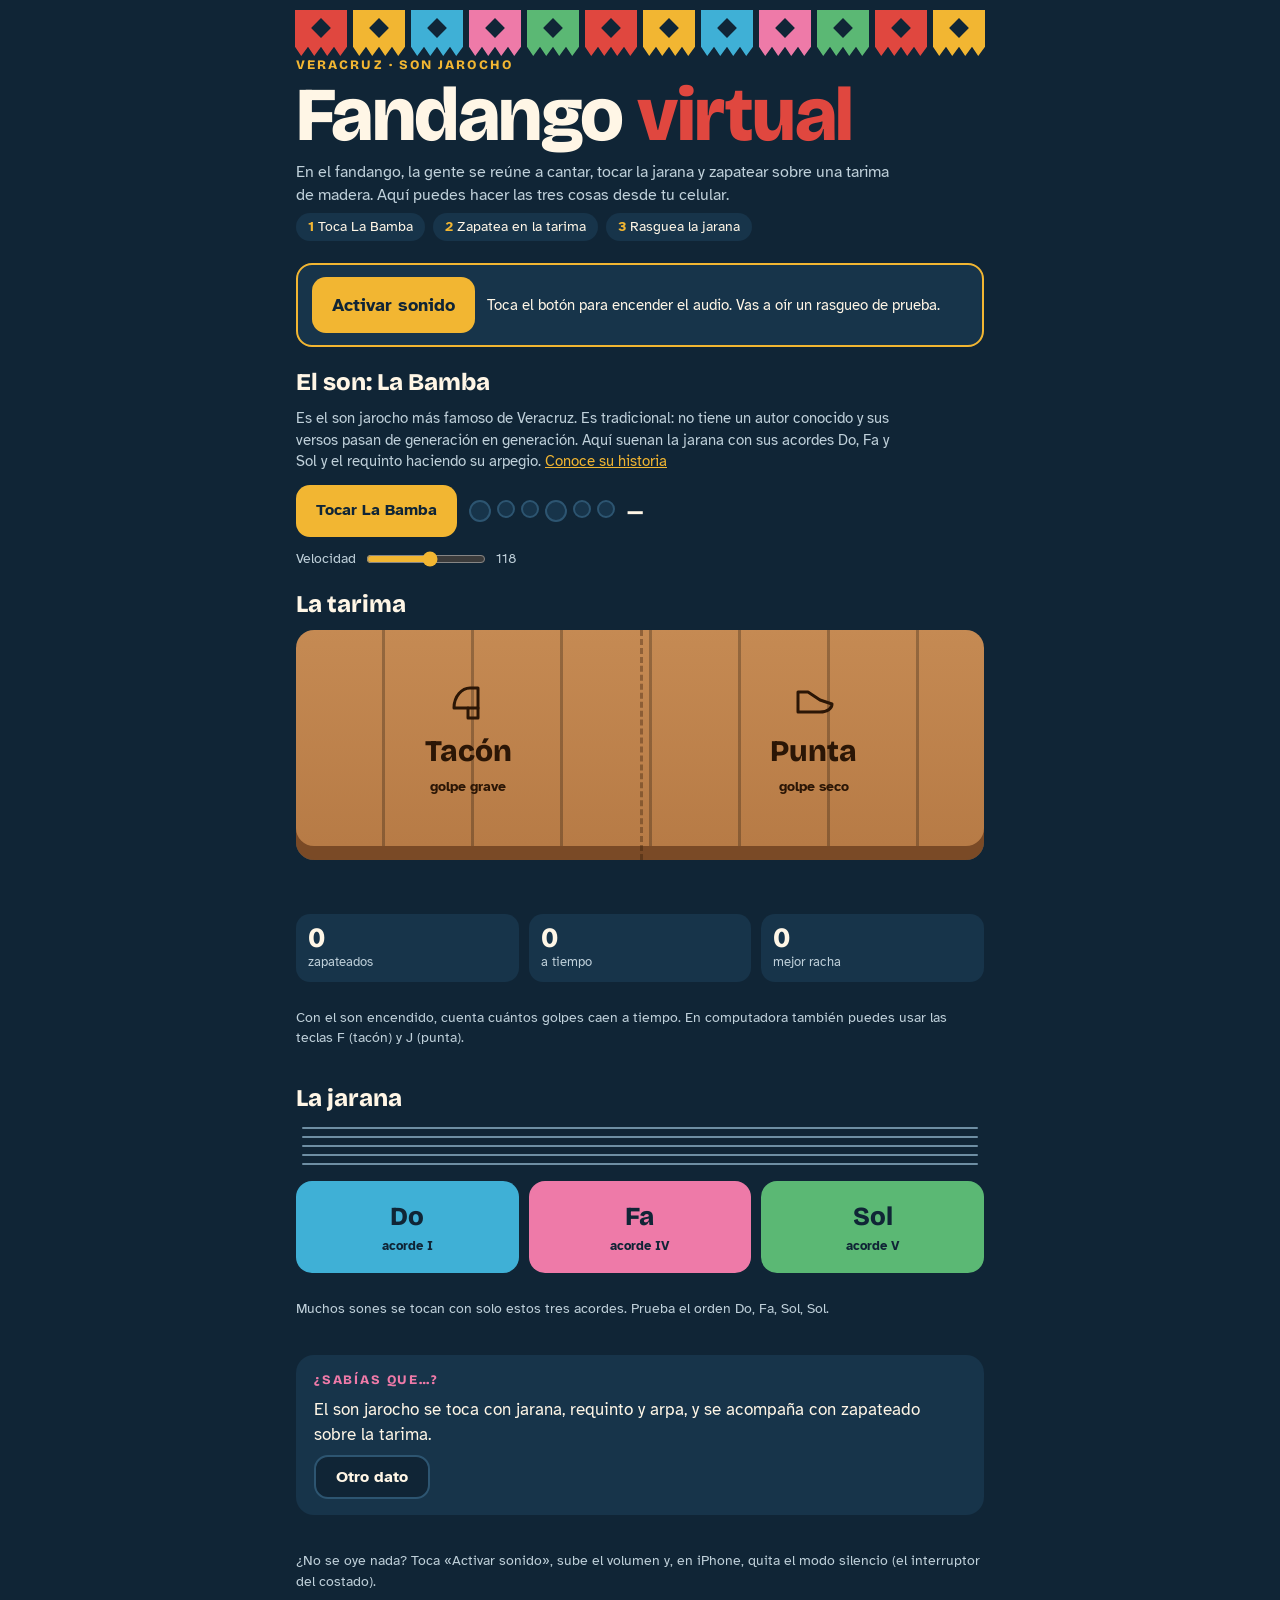
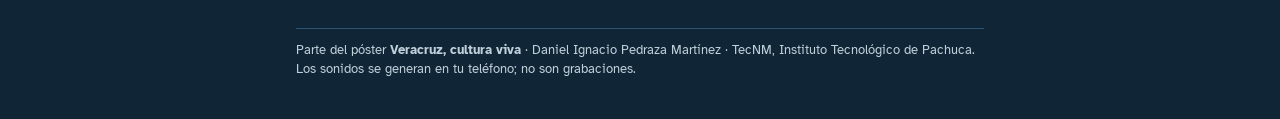
<file: fandango/index.html>
<!doctype html>
<html lang="es">
<head>
<meta charset="utf-8">
<meta name="color-scheme" content="only dark">
<meta name="viewport" content="width=device-width, initial-scale=1, viewport-fit=cover">
<meta name="description" content="Zapatea y toca La Bamba desde tu celular. Parte del póster Veracruz, cultura viva.">
<meta name="theme-color" content="#102536">
<title>Fandango virtual</title>
<link rel="preconnect" href="https://fonts.googleapis.com">
<link rel="stylesheet" href="https://fonts.googleapis.com/css2?family=Bricolage+Grotesque:opsz,wght@12..96,600;12..96,800&family=Atkinson+Hyperlegible:wght@400;700&family=Caveat:wght@700&display=swap">
<style>
:root { padding-top: env(safe-area-inset-top, 0px); padding-bottom: env(safe-area-inset-bottom, 0px); }
body { margin: 0; }
[hidden] { display: none !important; }
</style>
<style>
/* Layout: una sola columna de "escenario" nocturno: papel picado → título → tarima (protagonista) → jarana → datos. Look único (noche de fandango), sin modo claro. */
:root {
  --night: #102536;
  --night-2: #17344A;
  --ink: #FFF6E6;
  --muted: #BFD0DA;
  --wood: #B67A45;
  --wood-dark: #7A4A26;
  --red: #E0473F;
  --yellow: #F2B632;
  --blue: #3FB0D6;
  --pink: #EE7AA8;
  --green: #5BB874;
  --display: 'Bricolage Grotesque', 'Trebuchet MS', sans-serif;
  --body: 'Atkinson Hyperlegible', 'Segoe UI', sans-serif;
  --hand: 'Caveat', 'Comic Sans MS', cursive;
  color-scheme: dark;
}
* { box-sizing: border-box; }
html, body { background: var(--night); }
body { color: var(--ink); font-family: var(--body); font-size: 16px; line-height: 1.45; }
.wrap { max-width: 720px; margin: 0 auto; padding-left: max(16px, env(safe-area-inset-left, 0px)); padding-right: max(16px, env(safe-area-inset-right, 0px)); padding-block: 0 40px; display: flex; flex-direction: column; gap: 22px; }

.picado { display: flex; gap: 6px; justify-content: center; padding-top: 10px; overflow: hidden; }
.flag { width: 52px; height: 46px; flex-shrink: 0; clip-path: polygon(0 0, 100% 0, 100% 80%, 87% 100%, 75% 80%, 62% 100%, 50% 80%, 37% 100%, 25% 80%, 12% 100%, 0 80%); position: relative; }
.flag::after { content: ""; position: absolute; left: 50%; top: 40%; width: 14px; height: 14px; transform: translate(-50%, -50%) rotate(45deg); background: var(--night); }
.flag:nth-child(5n+1) { background: var(--red); }
.flag:nth-child(5n+2) { background: var(--yellow); }
.flag:nth-child(5n+3) { background: var(--blue); }
.flag:nth-child(5n+4) { background: var(--pink); }
.flag:nth-child(5n+5) { background: var(--green); }

header { display: flex; flex-direction: column; gap: 6px; }
.eyebrow { font-family: var(--display); font-weight: 800; font-size: 13px; letter-spacing: 0.16em; color: var(--yellow); }
h1 { margin: 0; font-family: var(--display); font-weight: 800; font-size: clamp(44px, 12vw, 76px); line-height: 0.92; letter-spacing: -0.02em; text-wrap: balance; }
h1 span { color: var(--red); }
.lead { margin: 4px 0 0; color: var(--muted); max-width: 60ch; }
.steps { margin: 0; padding: 0; list-style: none; display: flex; flex-wrap: wrap; gap: 8px; }
.steps li { background: var(--night-2); border-radius: 999px; padding: 4px 12px; font-size: 14px; }
.steps b { color: var(--yellow); }

h2 { margin: 0; font-family: var(--display); font-weight: 800; font-size: 24px; line-height: 1.1; }
.panel { display: flex; flex-direction: column; gap: 12px; }

/* Son control */
.son-bar { display: flex; flex-wrap: wrap; gap: 12px; align-items: center; }
.btn { font: inherit; font-weight: 700; border: 0; border-radius: 14px; min-height: 52px; padding: 0 20px; cursor: pointer; color: var(--night); background: var(--yellow); }
.btn:focus-visible, .pad:focus-visible, .chord:focus-visible { outline: 3px solid var(--ink); outline-offset: 3px; }
.btn.on { background: var(--red); color: var(--ink); }
.beats { display: flex; gap: 6px; }
.beat { width: 18px; height: 18px; border-radius: 50%; background: var(--night-2); border: 2px solid #2D5571; }
.beat.acc { width: 22px; height: 22px; }
.beat.lit { background: var(--yellow); border-color: var(--yellow); }
.now { font-family: var(--display); font-weight: 800; font-size: 20px; min-width: 70px; }
.tempo { display: flex; align-items: center; gap: 8px; font-size: 14px; color: var(--muted); }
.tempo input { accent-color: var(--yellow); width: 120px; }

/* Tarima */
.tarima { position: relative; height: 230px; border-radius: 18px; overflow: hidden; display: grid; grid-template-columns: repeat(2, minmax(0, 1fr)); background:
  repeating-linear-gradient(90deg, transparent 0 86px, rgba(0,0,0,0.25) 86px 89px),
  linear-gradient(180deg, #C58A53, var(--wood)); box-shadow: inset 0 -14px 0 var(--wood-dark); }
.tarima.shake { animation: thump 0.12s ease-out; }
@keyframes thump { 50% { transform: translateY(3px); } }
.pad { font: inherit; border: 0; background: transparent; color: #2B1606; cursor: pointer; display: flex; flex-direction: column; align-items: center; justify-content: center; gap: 4px; padding: 0 0 14px; position: relative; touch-action: manipulation; -webkit-tap-highlight-color: transparent; }
.pad + .pad { border-left: 3px dashed rgba(43, 22, 6, 0.35); }
.pad strong { font-family: var(--display); font-weight: 800; font-size: 30px; }
.pad span { font-size: 14px; font-weight: 700; }
.pad svg { width: 48px; height: 48px; }
.pad.hit { background: rgba(255, 246, 230, 0.22); }
.ring { position: absolute; width: 30px; height: 30px; border: 3px solid var(--ink); border-radius: 50%; pointer-events: none; animation: ring 0.45s ease-out forwards; }
@keyframes ring { to { transform: scale(5); opacity: 0; } }

.stats { display: grid; grid-template-columns: repeat(3, minmax(0, 1fr)); gap: 10px; }
.stat { background: var(--night-2); border-radius: 14px; padding: 10px 12px; display: flex; flex-direction: column; }
.stat b { font-family: var(--display); font-weight: 800; font-size: 28px; line-height: 1.05; font-variant-numeric: tabular-nums; }
.stat span { font-size: 13px; color: var(--muted); }
.feedback { font-family: var(--hand); font-size: 30px; line-height: 1; min-height: 30px; color: var(--yellow); }

/* Jarana */
.jarana { display: grid; grid-template-columns: repeat(3, minmax(0, 1fr)); gap: 10px; }
.chord { font: inherit; border: 0; border-radius: 16px; min-height: 92px; cursor: pointer; color: var(--night); display: flex; flex-direction: column; align-items: center; justify-content: center; gap: 2px; touch-action: manipulation; -webkit-tap-highlight-color: transparent; transition: transform 0.08s; }
.chord strong { font-family: var(--display); font-weight: 800; font-size: 26px; }
.chord span { font-size: 13px; font-weight: 700; }
.chord.c1 { background: var(--blue); }
.chord.c2 { background: var(--pink); }
.chord.c3 { background: var(--green); }
.chord.hit { transform: scale(0.95); filter: brightness(1.15); }
.strings { display: flex; flex-direction: column; gap: 7px; padding: 4px 6px; }
.strings i { display: block; height: 2px; background: #6E8EA3; border-radius: 1px; }
.strings.vibe i { animation: vibe 0.35s ease-out; }
@keyframes vibe { 25% { transform: translateY(-2px); } 50% { transform: translateY(2px); } 75% { transform: translateY(-1px); } }

/* Sabías que */
.fact { background: var(--night-2); border-radius: 18px; padding: 16px 18px; display: flex; flex-direction: column; gap: 8px; }
.fact .tag { font-family: var(--display); font-weight: 800; font-size: 13px; letter-spacing: 0.14em; color: var(--pink); }
.fact p { margin: 0; font-size: 17px; }
.fact .btn { align-self: flex-start; background: var(--night); color: var(--ink); border: 2px solid #2D5571; min-height: 44px; }
.note { font-size: 14px; color: var(--muted); }
.sound { display: flex; flex-wrap: wrap; align-items: center; gap: 12px; background: var(--night-2); border: 2px solid var(--yellow); border-radius: 16px; padding: 12px 14px; }
.sound .btn { min-height: 56px; font-size: 18px; }
.sound p { margin: 0; flex: 1 1 200px; min-width: 0; font-size: 15px; }
.sound.ready { border-color: var(--green); }
.sound.ready .btn { background: var(--green); }
footer { font-size: 13px; color: var(--muted); border-top: 1px solid #2D5571; padding-top: 12px; }

@media (prefers-reduced-motion: reduce) {
  .tarima.shake, .strings.vibe i, .ring { animation: none; }
  .ring { display: none; }
}
@media (max-width: 420px) {
  .tarima { height: 200px; }
  .chord { min-height: 80px; }
  .stat b { font-size: 24px; }
}
</style>
</head>
<body>
<div class="picado" aria-hidden="true">
  <div class="flag"></div><div class="flag"></div><div class="flag"></div><div class="flag"></div><div class="flag"></div><div class="flag"></div><div class="flag"></div><div class="flag"></div><div class="flag"></div><div class="flag"></div><div class="flag"></div><div class="flag"></div>
</div>

<main class="wrap">
  <header>
    <span class="eyebrow">VERACRUZ · SON JAROCHO</span>
    <h1>Fandango <span>virtual</span></h1>
    <p class="lead">En el fandango, la gente se reúne a cantar, tocar la jarana y zapatear sobre una tarima de madera. Aquí puedes hacer las tres cosas desde tu celular.</p>
    <ol class="steps">
      <li><b>1</b> Toca La Bamba</li>
      <li><b>2</b> Zapatea en la tarima</li>
      <li><b>3</b> Rasguea la jarana</li>
    </ol>
  </header>

  <section class="sound" id="sound">
    <button class="btn" id="unlock" type="button">Activar sonido</button>
    <p id="sound-msg">Toca el botón para encender el audio. Vas a oír un rasgueo de prueba.</p>
  </section>

  <section class="panel" aria-labelledby="t-son">
    <h2 id="t-son">El son: La Bamba</h2>
    <p class="note" style="font-size: 15px; margin: 0; max-width: 60ch">Es el son jarocho más famoso de Veracruz. Es tradicional: no tiene un autor conocido y sus versos pasan de generación en generación. Aquí suenan la jarana con sus acordes Do, Fa y Sol y el requinto haciendo su arpegio. <a href="https://es.wikipedia.org/wiki/La_bamba" style="color: var(--yellow)">Conoce su historia</a></p>
    <div class="son-bar">
      <button class="btn" id="play" type="button" aria-pressed="false">Tocar La Bamba</button>
      <div class="beats" id="beats" aria-hidden="true">
        <i class="beat acc"></i><i class="beat"></i><i class="beat"></i><i class="beat acc"></i><i class="beat"></i><i class="beat"></i>
      </div>
      <span class="now" id="now" aria-live="polite">—</span>
    </div>
    <label class="tempo" for="tempo">Velocidad <input id="tempo" type="range" min="80" max="150" value="118"> <span id="tempo-val">118</span></label>
  </section>

  <section class="panel" aria-labelledby="t-tarima">
    <h2 id="t-tarima">La tarima</h2>
    <div class="tarima" id="tarima">
      <button class="pad" id="tacon" type="button">
        <svg viewBox="0 0 48 48" fill="none" stroke="#2B1606" stroke-width="3" stroke-linecap="round" stroke-linejoin="round" aria-hidden="true"><path d="M10 30 C 10 18 18 10 26 10 L 34 10 L 34 30 Z"></path><path d="M24 30 L 24 40 L 34 40 L 34 30"></path></svg>
        <strong>Tacón</strong><span>golpe grave</span>
      </button>
      <button class="pad" id="punta" type="button">
        <svg viewBox="0 0 48 48" fill="none" stroke="#2B1606" stroke-width="3" stroke-linecap="round" stroke-linejoin="round" aria-hidden="true"><path d="M8 34 L 30 34 C 38 34 42 30 42 26 L 30 22 L 18 14 L 8 14 Z"></path></svg>
        <strong>Punta</strong><span>golpe seco</span>
      </button>
    </div>
    <div class="feedback" id="feedback" aria-live="polite"></div>
    <div class="stats">
      <div class="stat"><b id="s-total">0</b><span>zapateados</span></div>
      <div class="stat"><b id="s-good">0</b><span>a tiempo</span></div>
      <div class="stat"><b id="s-streak">0</b><span>mejor racha</span></div>
    </div>
    <p class="note">Con el son encendido, cuenta cuántos golpes caen a tiempo. En computadora también puedes usar las teclas F (tacón) y J (punta).</p>
  </section>

  <section class="panel" aria-labelledby="t-jarana">
    <h2 id="t-jarana">La jarana</h2>
    <div class="strings" id="strings" aria-hidden="true"><i></i><i></i><i></i><i></i><i></i></div>
    <div class="jarana">
      <button class="chord c1" type="button" data-chord="C"><strong>Do</strong><span>acorde I</span></button>
      <button class="chord c2" type="button" data-chord="F"><strong>Fa</strong><span>acorde IV</span></button>
      <button class="chord c3" type="button" data-chord="G"><strong>Sol</strong><span>acorde V</span></button>
    </div>
    <p class="note">Muchos sones se tocan con solo estos tres acordes. Prueba el orden Do, Fa, Sol, Sol.</p>
  </section>

  <section class="fact" aria-live="polite">
    <span class="tag">¿SABÍAS QUE…?</span>
    <p id="fact-text">El son jarocho se toca con jarana, requinto y arpa, y se acompaña con zapateado sobre la tarima.</p>
    <button class="btn" id="next-fact" type="button">Otro dato</button>
  </section>

  <p class="note">¿No se oye nada? Toca «Activar sonido», sube el volumen y, en iPhone, quita el modo silencio (el interruptor del costado).</p>

  <footer>Parte del póster <b>Veracruz, cultura viva</b> · Daniel Ignacio Pedraza Martínez · TecNM, Instituto Tecnológico de Pachuca. Los sonidos se generan en tu teléfono; no son grabaciones.</footer>
</main>

<script>
(() => {
  let ctx = null, master = null, noiseBuf = null;
  const pluckCache = new Map();

  function audio() {
    if (!ctx) {
      const AC = window.AudioContext || window.webkitAudioContext;
      ctx = new AC();
      master = ctx.createGain();
      master.gain.value = 0.9;
      const comp = ctx.createDynamicsCompressor();
      master.connect(comp); comp.connect(ctx.destination);
      noiseBuf = ctx.createBuffer(1, ctx.sampleRate * 0.3, ctx.sampleRate);
      const d = noiseBuf.getChannelData(0);
      for (let i = 0; i < d.length; i++) d[i] = Math.random() * 2 - 1;
    }
    if (ctx.state !== 'running') { const p = ctx.resume(); if (p && p.catch) p.catch(() => {}); }
    return ctx;
  }
  // Ejecuta fn cuando el audio ya esté corriendo (en celular el primer toque lo enciende)
  function whenReady(fn) {
    const c = audio();
    if (c.state === 'running') fn();
    else c.resume().then(fn).catch(() => {});
  }
  function unlock() {
    try { if (navigator.audioSession) navigator.audioSession.type = 'playback'; } catch (e) {}
    const c = audio();
    try { const b = c.createBuffer(1, 1, c.sampleRate); const s = c.createBufferSource(); s.buffer = b; s.connect(c.destination); s.start(0); } catch (e) {}
    return c;
  }
  function showState() {
    const box = document.getElementById('sound'), msg = document.getElementById('sound-msg'), btn = document.getElementById('unlock');
    if (ctx && ctx.state === 'running') {
      box.classList.add('ready'); btn.textContent = 'Sonido activo'; msg.textContent = '¡Listo! Ya puedes zapatear y tocar. Si no oyes nada, sube el volumen o quita el modo silencio.';
    } else {
      box.classList.remove('ready'); btn.textContent = 'Activar sonido'; msg.textContent = 'Toca el botón para encender el audio. Vas a oír un rasgueo de prueba.';
    }
  }

  // --- Zapateado: golpe de madera ---
  function stomp(kind, t) {
    const c = audio(); t = t ?? c.currentTime;
    const heel = kind === 'tacon';
    const n = c.createBufferSource(); n.buffer = noiseBuf;
    const bp = c.createBiquadFilter(); bp.type = 'bandpass';
    bp.frequency.value = heel ? 700 : 2200; bp.Q.value = heel ? 1.2 : 1.8;
    const ng = c.createGain();
    ng.gain.setValueAtTime(heel ? 0.9 : 1.1, t);
    ng.gain.exponentialRampToValueAtTime(0.001, t + (heel ? 0.09 : 0.05));
    n.connect(bp); bp.connect(ng); ng.connect(master);
    n.start(t); n.stop(t + 0.12);
    const o = c.createOscillator(); o.type = 'sine';
    o.frequency.setValueAtTime(heel ? 150 : 260, t);
    o.frequency.exponentialRampToValueAtTime(heel ? 55 : 120, t + 0.12);
    const og = c.createGain();
    og.gain.setValueAtTime(heel ? 1.0 : 0.45, t);
    og.gain.exponentialRampToValueAtTime(0.001, t + (heel ? 0.16 : 0.08));
    o.connect(og); og.connect(master);
    o.start(t); o.stop(t + 0.2);
  }

  // --- Jarana: cuerdas punteadas (Karplus-Strong) ---
  function pluckBuffer(freq) {
    const key = Math.round(freq * 10);
    if (pluckCache.has(key)) return pluckCache.get(key);
    const c = audio(), sr = c.sampleRate, len = Math.floor(sr * 1.4);
    const buf = c.createBuffer(1, len, sr), d = buf.getChannelData(0);
    const N = Math.max(2, Math.round(sr / freq));
    const ring = new Float32Array(N);
    for (let i = 0; i < N; i++) ring[i] = Math.random() * 2 - 1;
    let idx = 0;
    for (let i = 0; i < len; i++) {
      const next = (idx + 1) % N;
      const v = ring[idx];
      d[i] = v;
      ring[idx] = 0.4985 * (v + ring[next]);
      idx = next;
    }
    pluckCache.set(key, buf);
    return buf;
  }
  const hz = (m) => 440 * Math.pow(2, (m - 69) / 12);
  const CHORDS = {
    C: { name: 'Do', notes: [55, 60, 64, 67, 72], bass: 36 },
    F: { name: 'Fa', notes: [57, 60, 65, 69, 72], bass: 41 },
    G: { name: 'Sol', notes: [55, 59, 62, 67, 71], bass: 43 }
  };
  function strum(chord, t, up, vol) {
    const c = audio(); t = t ?? c.currentTime; vol = vol ?? 0.5;
    const notes = up ? [...CHORDS[chord].notes].reverse() : CHORDS[chord].notes;
    notes.forEach((m, i) => {
      const s = c.createBufferSource(); s.buffer = pluckBuffer(hz(m));
      const g = c.createGain(); g.gain.value = vol * (up ? 0.7 : 1);
      const hp = c.createBiquadFilter(); hp.type = 'highpass'; hp.frequency.value = 150;
      s.connect(hp); hp.connect(g); g.connect(master);
      s.start(t + i * 0.014);
    });
  }
  function leona(chord, t) {
    const c = audio();
    const s = c.createBufferSource(); s.buffer = pluckBuffer(hz(CHORDS[chord].bass));
    const lp = c.createBiquadFilter(); lp.type = 'lowpass'; lp.frequency.value = 700;
    const g = c.createGain(); g.gain.value = 0.9;
    s.connect(lp); lp.connect(g); g.connect(master);
    s.start(t);
  }

  // --- UI helpers ---
  const $ = (id) => document.getElementById(id);
  const strings = $('strings');
  function vibe() { strings.classList.remove('vibe'); void strings.offsetWidth; strings.classList.add('vibe'); }

  // --- Requinto: una sola cuerda brillante ---
  function requinto(m, t, vol) {
    const c = audio();
    const s = c.createBufferSource(); s.buffer = pluckBuffer(hz(m));
    const hp = c.createBiquadFilter(); hp.type = 'highpass'; hp.frequency.value = 300;
    const g = c.createGain(); g.gain.value = vol;
    s.connect(hp); hp.connect(g); g.connect(master);
    s.start(t);
  }

  // --- La Bamba: Do, Fa, Sol, Sol; un acorde cada 3 corcheas ---
  const PROG = ['C', 'F', 'G', 'G'];
  const LEAD = { C: [72, 76, 79], F: [77, 81, 84], G: [79, 83, 86], G2: [86, 83, 79] };
  const STRUMS = { 0: 'down', 2: 'up', 3: 'down', 5: 'up' };
  let playing = false, step = 0, nextTime = 0, timer = null, eighth = 0.17;
  const beatTimes = [];
  const beatsEls = [...document.querySelectorAll('.beat')];
  function setTempo(v) { eighth = 60 / v / 3; $('tempo-val').textContent = v; }
  setTempo(+$('tempo').value);
  $('tempo').addEventListener('input', (e) => setTempo(+e.target.value));

  function schedule() {
    const c = ctx;
    while (nextTime < c.currentTime + 0.12) {
      const half = Math.floor(step / 3) % PROG.length;
      const pos = step % 6;
      const sub = step % 3;
      const chord = PROG[half];
      if (STRUMS[pos]) strum(chord, nextTime, STRUMS[pos] === 'up', sub === 0 ? 0.32 : 0.2);
      if (sub === 0) leona(chord, nextTime);
      const line = half === 3 ? LEAD.G2 : LEAD[chord];
      requinto(line[sub], nextTime, sub === 0 ? 0.62 : 0.5);
      beatTimes.push(nextTime);
      if (beatTimes.length > 24) beatTimes.shift();
      const when = (nextTime - c.currentTime) * 1000;
      const p = pos, ch = chord;
      setTimeout(() => {
        if (!playing) return;
        beatsEls.forEach((b, i) => b.classList.toggle('lit', i === p));
        $('now').textContent = CHORDS[ch].name;
        if (STRUMS[p]) vibe();
      }, Math.max(0, when));
      nextTime += eighth;
      step++;
    }
  }
  function startSon() {
    const c = unlock();
    if (c.state !== 'running') { c.resume().then(() => { c.onstatechange = showState; showState(); if (!playing) startSon(); }).catch(() => {}); return; }
    playing = true; step = 0; nextTime = c.currentTime + 0.08; beatTimes.length = 0;
    timer = setInterval(schedule, 25); schedule();
    $('play').textContent = 'Parar La Bamba'; $('play').classList.add('on'); $('play').setAttribute('aria-pressed', 'true');
  }
  function stopSon() {
    playing = false; clearInterval(timer);
    beatsEls.forEach((b) => b.classList.remove('lit'));
    $('now').textContent = '—';
    $('play').textContent = 'Tocar La Bamba'; $('play').classList.remove('on'); $('play').setAttribute('aria-pressed', 'false');
  }
  $('play').addEventListener('click', () => (playing ? stopSon() : startSon()));
  window.__fandango = { state: () => (ctx ? ctx.state : 'none') };

  // --- Zapateado + puntaje ---
  let total = 0, good = 0, streak = 0, best = 0;
  const PRAISE = ['¡Eso, a tiempo!', '¡Qué zapateado!', '¡Así se baila!', '¡Arriba Veracruz!', '¡Sabroso!'];
  const tarima = $('tarima');
  function hit(kind, el, ev) {
    const c = audio();
    const t = c.currentTime;
    whenReady(() => stomp(kind));
    total++;
    tarima.classList.remove('shake'); void tarima.offsetWidth; tarima.classList.add('shake');
    el.classList.add('hit'); setTimeout(() => el.classList.remove('hit'), 90);
    const r = document.createElement('span'); r.className = 'ring';
    const box = el.getBoundingClientRect();
    const x = ev && ev.clientX ? ev.clientX - box.left : box.width / 2;
    const y = ev && ev.clientY ? ev.clientY - box.top : box.height / 2;
    r.style.left = (x - 15) + 'px'; r.style.top = (y - 15) + 'px';
    el.appendChild(r); setTimeout(() => r.remove(), 460);
    if (playing && beatTimes.length) {
      const all = beatTimes.concat([beatTimes[beatTimes.length - 1] + eighth]);
      const d = Math.min(...all.map((b) => Math.abs(b - t)));
      if (d < Math.min(0.08, eighth * 0.3)) {
        good++; streak++; best = Math.max(best, streak);
        if (streak % 4 === 0) $('feedback').textContent = PRAISE[(streak / 4) % PRAISE.length];
      } else {
        streak = 0; $('feedback').textContent = '';
      }
    }
    $('s-total').textContent = total; $('s-good').textContent = good; $('s-streak').textContent = best;
  }
  [['tacon', $('tacon')], ['punta', $('punta')]].forEach(([k, el]) => {
    el.addEventListener('pointerdown', (e) => { e.preventDefault(); hit(k, el, e); });
    el.addEventListener('keydown', (e) => { if (e.key === 'Enter' || e.key === ' ') { e.preventDefault(); hit(k, el); } });
  });
  document.addEventListener('keydown', (e) => {
    if (e.target && (e.target.tagName === 'INPUT')) return;
    if (e.repeat) return;
    if (e.key === 'f' || e.key === 'F') hit('tacon', $('tacon'));
    if (e.key === 'j' || e.key === 'J') hit('punta', $('punta'));
  });

  // --- Jarana ---
  let lastUp = false;
  document.querySelectorAll('.chord').forEach((b) => {
    const go = (e) => {
      if (e) e.preventDefault();
      const up = lastUp; whenReady(() => strum(b.dataset.chord, null, up, 0.55)); lastUp = !lastUp;
      b.classList.add('hit'); setTimeout(() => b.classList.remove('hit'), 100); vibe();
    };
    b.addEventListener('pointerdown', go);
    b.addEventListener('keydown', (e) => { if (e.key === 'Enter' || e.key === ' ') go(e); });
  });

  // --- Activar sonido ---
  document.getElementById('unlock').addEventListener('click', () => {
    const c = unlock();
    c.resume().then(() => { if (!c.onstatechange) c.onstatechange = showState; showState(); strum('C', null, false, 0.55); vibe(); }).catch(showState);
  });
  ['pointerup', 'touchend', 'click', 'keydown'].forEach((ev) => document.addEventListener(ev, () => {
    if (!ctx || ctx.state !== 'running') { const c = unlock(); c.resume().then(() => { c.onstatechange = showState; showState(); }).catch(() => {}); }
  }, { passive: true }));

  // --- Datos ---
  const FACTS = [
    'El son jarocho se toca con jarana, requinto y arpa, y se acompaña con zapateado sobre la tarima.',
    'El fandango es una reunión musical y comunitaria con canto, improvisación y zapateado.',
    'La Bamba es un son jarocho tradicional: en el fandango se le van inventando versos nuevos.',
    'Además del son jarocho, en Veracruz suenan el son huasteco, las bandas tradicionales y las danzas indígenas.',
    'La ceremonia de los Voladores, asociada al pueblo totonaco, une música, danza y simbolismo.',
    'En Veracruz viven 16 pueblos indígenas en 2,484 localidades de 109 municipios.',
    'En la Huasteca se prepara el zacahuil, y la vainilla está ligada históricamente a la región totonaca.',
    'En Tlacotalpan, las Fiestas de La Candelaria incluyen procesiones y música tradicional junto al río.'
  ];
  let fi = 0;
  $('next-fact').addEventListener('click', () => { fi = (fi + 1) % FACTS.length; $('fact-text').textContent = FACTS[fi]; });
})();
</script>
</body>
</html>
</file>
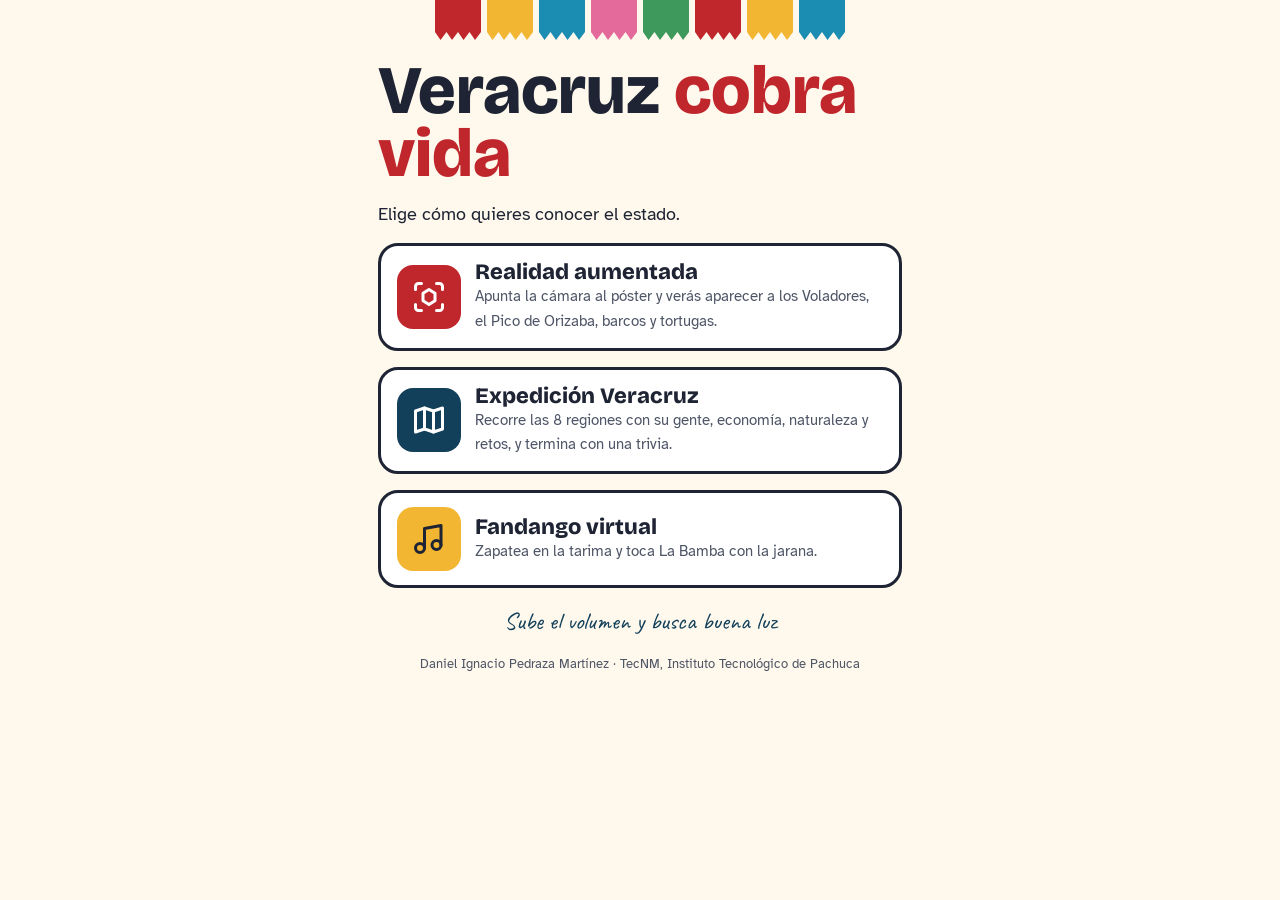
<file: veracruz/index.html>
<!doctype html>
<html lang="es">
<head>
<meta charset="utf-8">
<meta name="color-scheme" content="only light">
<meta name="viewport" content="width=device-width, initial-scale=1, viewport-fit=cover">
<title>Veracruz cobra vida</title>
<meta name="theme-color" content="#12405A">
<meta name="description" content="Realidad aumentada, expedición interactiva, trivia y fandango virtual sobre Veracruz.">
<link rel="stylesheet" href="https://fonts.googleapis.com/css2?family=Bricolage+Grotesque:opsz,wght@12..96,600;12..96,800&family=Atkinson+Hyperlegible:wght@400;700&family=Caveat:wght@700&display=swap">
<style>
:root { --paper:#FFF8EC; --ink:#1E2433; --sea:#12405A; --red:#C0272D; --yellow:#F2B632; --display:'Bricolage Grotesque','Trebuchet MS',sans-serif; --body:'Atkinson Hyperlegible','Segoe UI',sans-serif; color-scheme: light; }
* { box-sizing: border-box; }
body { margin: 0; background: var(--paper); color: var(--ink); font-family: var(--body); font-size: 17px; line-height: 1.45; }
.wrap { max-width: 560px; margin: 0 auto; padding: calc(20px + env(safe-area-inset-top)) max(18px, env(safe-area-inset-right)) calc(30px + env(safe-area-inset-bottom)) max(18px, env(safe-area-inset-left)); display: flex; flex-direction: column; gap: 16px; }
.picado { display: flex; gap: 6px; justify-content: center; overflow: hidden; }
.picado i { width: 46px; height: 40px; flex-shrink: 0; clip-path: polygon(0 0,100% 0,100% 80%,87% 100%,75% 80%,62% 100%,50% 80%,37% 100%,25% 80%,12% 100%,0 80%); }
.picado i:nth-child(5n+1){background:#C0272D}.picado i:nth-child(5n+2){background:#F2B632}.picado i:nth-child(5n+3){background:#1B8DB3}.picado i:nth-child(5n+4){background:#E36A9A}.picado i:nth-child(5n+5){background:#3E9A5C}
h1 { margin: 0; font-family: var(--display); font-weight: 800; font-size: clamp(44px, 13vw, 68px); line-height: .92; }
h1 span { color: var(--red); }
.lead { margin: 0; font-size: 18px; }
.opt { display: grid; grid-template-columns: 64px minmax(0, 1fr); gap: 14px; align-items: center; text-decoration: none; color: var(--ink); background: #fff; border: 3px solid var(--ink); border-radius: 20px; padding: 14px 16px; min-height: 96px; }
.opt:focus-visible { outline: 3px solid var(--yellow); outline-offset: 3px; }
.opt .ic { width: 64px; height: 64px; border-radius: 16px; display: flex; align-items: center; justify-content: center; }
.opt .ic svg { width: 36px; height: 36px; }
.opt strong { display: block; font-family: var(--display); font-weight: 800; font-size: 22px; line-height: 1.1; }
.opt span { font-size: 15px; color: #4E5566; }
.hand { font-family: 'Caveat', cursive; font-size: 24px; color: var(--sea); text-align: center; margin: 0; }
footer { font-size: 13px; color: #4E5566; text-align: center; }
</style>
</head>
<body>
<div class="picado" aria-hidden="true"><i></i><i></i><i></i><i></i><i></i><i></i><i></i><i></i></div>
<main class="wrap">
  <h1>Veracruz <span>cobra vida</span></h1>
  <p class="lead">Elige cómo quieres conocer el estado.</p>
  <a class="opt" href="ar/">
    <span class="ic" style="background:#C0272D"><svg viewBox="0 0 24 24" fill="none" stroke="#fff" stroke-width="2" stroke-linecap="round" stroke-linejoin="round" aria-hidden="true"><path d="M3 7V5a2 2 0 0 1 2-2h2M17 3h2a2 2 0 0 1 2 2v2M21 17v2a2 2 0 0 1-2 2h-2M7 21H5a2 2 0 0 1-2-2v-2"/><path d="M12 7l4 2.5v5L12 17l-4-2.5v-5z"/></svg></span>
    <div><strong>Realidad aumentada</strong><span>Apunta la cámara al póster y verás aparecer a los Voladores, el Pico de Orizaba, barcos y tortugas.</span></div>
  </a>
  <a class="opt" href="expedicion/">
    <span class="ic" style="background:#12405A"><svg viewBox="0 0 24 24" fill="none" stroke="#fff" stroke-width="2" stroke-linecap="round" stroke-linejoin="round" aria-hidden="true"><path d="M9 4 3 6v14l6-2 6 2 6-2V4l-6 2-6-2z"/><path d="M9 4v14M15 6v14"/></svg></span>
    <div><strong>Expedición Veracruz</strong><span>Recorre las 8 regiones con su gente, economía, naturaleza y retos, y termina con una trivia.</span></div>
  </a>
  <a class="opt" href="../fandango/">
    <span class="ic" style="background:#F2B632"><svg viewBox="0 0 24 24" fill="none" stroke="#1E2433" stroke-width="2" stroke-linecap="round" stroke-linejoin="round" aria-hidden="true"><path d="M9 18V5l11-2v13"/><circle cx="6" cy="18" r="3"/><circle cx="17" cy="16" r="3"/></svg></span>
    <div><strong>Fandango virtual</strong><span>Zapatea en la tarima y toca La Bamba con la jarana.</span></div>
  </a>
  <p class="hand">Sube el volumen y busca buena luz</p>
  <footer>Daniel Ignacio Pedraza Martínez · TecNM, Instituto Tecnológico de Pachuca</footer>
</main>
</body>
</html>
</file>
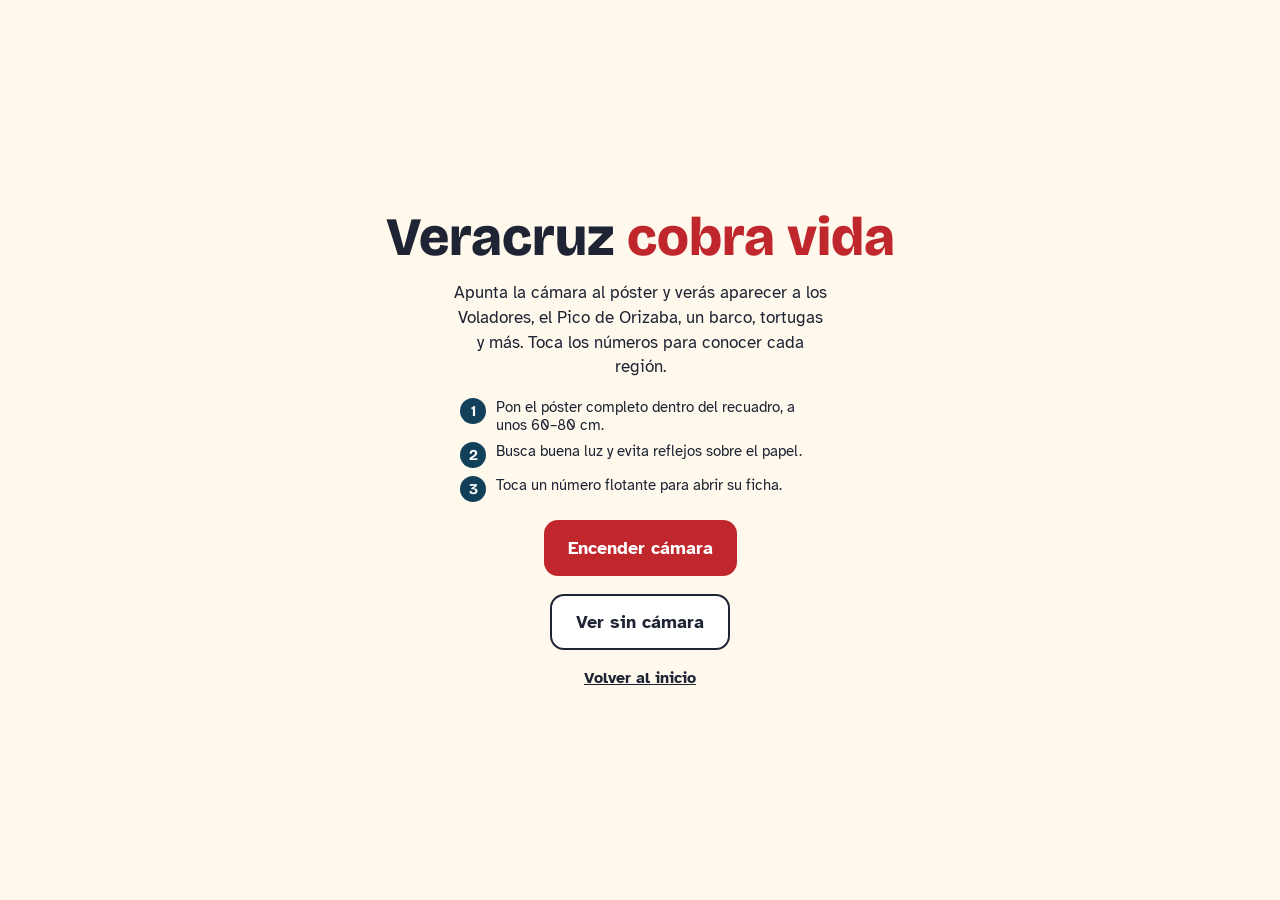
<file: veracruz/ar/index.html>
<!doctype html>
<html lang="es">
<head>
<meta charset="utf-8">
<meta name="color-scheme" content="only light">
<meta name="viewport" content="width=device-width, initial-scale=1, viewport-fit=cover">
<title>Veracruz cobra vida · Realidad aumentada</title>
<meta name="theme-color" content="#12405A">
<link rel="stylesheet" href="https://fonts.googleapis.com/css2?family=Bricolage+Grotesque:opsz,wght@12..96,600;12..96,800&family=Atkinson+Hyperlegible:wght@400;700&display=swap">
<style>
:root { --ink:#1E2433; --paper:#FFF8EC; --sea:#12405A; --red:#C0272D; --yellow:#F2B632; --display:'Bricolage Grotesque','Trebuchet MS',sans-serif; --body:'Atkinson Hyperlegible','Segoe UI',sans-serif; }
* { box-sizing: border-box; }
html, body { margin: 0; height: 100%; background: #000; color: var(--ink); font-family: var(--body); overflow: hidden; }
#ar { position: fixed; inset: 0; }
#ar video { object-fit: cover; }
#ar > div { pointer-events: none; }
.screen { position: fixed; inset: 0; z-index: 30; background: var(--paper); display: flex; flex-direction: column; align-items: center; justify-content: center; gap: 18px; padding: 24px max(20px, env(safe-area-inset-left)); text-align: center; overflow-y: auto; }
.screen h1 { margin: 0; font-family: var(--display); font-weight: 800; font-size: clamp(34px, 10vw, 54px); line-height: .95; }
.screen h1 span { color: var(--red); }
.screen p { margin: 0; max-width: 34ch; font-size: 17px; line-height: 1.45; }
.btn { font: inherit; font-weight: 700; font-size: 18px; border: 0; border-radius: 14px; min-height: 56px; padding: 0 24px; cursor: pointer; background: var(--red); color: #fff; text-decoration: none; display: inline-flex; align-items: center; justify-content: center; }
.btn.alt { background: #fff; color: var(--ink); border: 2px solid var(--ink); }
.btn:focus-visible { outline: 3px solid var(--yellow); outline-offset: 3px; }
.tips { display: grid; gap: 8px; max-width: 360px; text-align: left; font-size: 15px; }
.tips div { display: flex; gap: 10px; align-items: flex-start; }
.tips b { flex-shrink: 0; width: 26px; height: 26px; border-radius: 13px; background: var(--sea); color: #fff; display: inline-flex; align-items: center; justify-content: center; font-family: var(--display); }
#hud { position: fixed; left: 0; right: 0; top: 0; z-index: 10; padding: calc(10px + env(safe-area-inset-top)) 14px 10px; display: flex; justify-content: space-between; align-items: center; gap: 10px; pointer-events: none; }
#hud .tag { pointer-events: auto; background: rgba(18,64,90,.9); color: #fff; border-radius: 999px; padding: 8px 14px; font-weight: 700; font-size: 14px; }
#hud a { pointer-events: auto; background: #fff; color: var(--ink); border-radius: 999px; padding: 8px 14px; font-weight: 700; font-size: 14px; text-decoration: none; }
#scan { position: fixed; inset: 0; z-index: 9; display: flex; align-items: center; justify-content: center; pointer-events: none; }
#scan .frame { width: min(70vw, 360px); aspect-ratio: 1056 / 1632; border: 3px dashed rgba(255,255,255,.85); border-radius: 18px; display: flex; align-items: flex-end; justify-content: center; padding-bottom: 14px; }
#scan .frame span { background: rgba(0,0,0,.6); color: #fff; padding: 8px 12px; border-radius: 10px; font-size: 15px; }
#sheet { position: fixed; left: 0; right: 0; bottom: 0; z-index: 20; background: var(--paper); border-radius: 22px 22px 0 0; padding: 16px max(18px, env(safe-area-inset-left)) calc(18px + env(safe-area-inset-bottom)); max-height: 62vh; overflow-y: auto; transform: translateY(105%); transition: transform .3s ease; box-shadow: 0 -8px 30px rgba(0,0,0,.3); }
#sheet.open { transform: none; }
#sheet .top { display: flex; align-items: center; gap: 12px; }
#sheet .num { width: 44px; height: 44px; border-radius: 22px; color: #fff; font-family: var(--display); font-weight: 800; font-size: 22px; display: flex; align-items: center; justify-content: center; flex-shrink: 0; }
#sheet h2 { margin: 0; font-family: var(--display); font-weight: 800; font-size: 26px; line-height: 1; }
#sheet .lug { font-size: 13px; font-weight: 700; color: #4E5566; margin-top: 3px; }
#sheet .frase { font-family: var(--display); font-weight: 600; font-size: 17px; margin: 12px 0 8px; }
.tabs { display: flex; gap: 6px; flex-wrap: wrap; margin: 6px 0 10px; }
.tabs button { font: inherit; font-weight: 700; font-size: 14px; border: 2px solid var(--ink); background: #fff; border-radius: 999px; min-height: 40px; padding: 0 14px; cursor: pointer; }
.tabs button[aria-selected="true"] { background: var(--ink); color: #fff; }
#sheet .txt { font-size: 16px; line-height: 1.45; margin: 0; }
#sheet .meta { margin-top: 10px; font-size: 13px; color: #4E5566; }
#sheet .close { position: absolute; right: 14px; top: 12px; width: 44px; height: 44px; border-radius: 22px; border: 0; background: #EDE3D0; font-size: 22px; cursor: pointer; }
#hint { position: fixed; left: 50%; bottom: calc(20px + env(safe-area-inset-bottom)); transform: translateX(-50%); z-index: 11; background: rgba(0,0,0,.7); color: #fff; padding: 10px 14px; border-radius: 12px; font-size: 15px; text-align: center; width: max-content; max-width: 90vw; }
/* Modo sin cámara */
#flat { position: fixed; inset: 0; z-index: 15; background: var(--paper); overflow-y: auto; padding: calc(60px + env(safe-area-inset-top)) 12px 30px; }
#flat .wrap { position: relative; width: min(100%, 560px); margin: 0 auto; }
#flat img { width: 100%; display: block; border-radius: 12px; box-shadow: 0 4px 20px rgba(0,0,0,.15); }
#flat .pin { position: absolute; width: 44px; height: 44px; margin: -22px 0 0 -22px; border-radius: 22px; border: 3px solid #fff; color: #fff; font-family: var(--display); font-weight: 800; font-size: 18px; cursor: pointer; box-shadow: 0 0 0 0 rgba(192,39,45,.6); animation: pulse 1.8s infinite; }
@keyframes pulse { 0% { box-shadow: 0 0 0 0 rgba(255,255,255,.8); } 100% { box-shadow: 0 0 0 16px rgba(255,255,255,0); } }
@media (prefers-reduced-motion: reduce) { #flat .pin { animation: none; } #sheet { transition: none; } }
[hidden] { display: none !important; }
</style>
<script type="importmap">
{ "imports": {
  "three": "https://unpkg.com/three@0.160.0/build/three.module.js",
  "three/addons/": "https://unpkg.com/three@0.160.0/examples/jsm/",
  "mindar-image-three": "https://cdn.jsdelivr.net/npm/mind-ar@1.2.5/dist/mindar-image-three.prod.js"
} }
</script>
<script src="../data.js"></script>
</head>
<body>

<div class="screen" id="start">
  <h1>Veracruz <span>cobra vida</span></h1>
  <p>Apunta la cámara al póster y verás aparecer a los Voladores, el Pico de Orizaba, un barco, tortugas y más. Toca los números para conocer cada región.</p>
  <div class="tips">
    <div><b>1</b><span>Pon el póster completo dentro del recuadro, a unos 60–80 cm.</span></div>
    <div><b>2</b><span>Busca buena luz y evita reflejos sobre el papel.</span></div>
    <div><b>3</b><span>Toca un número flotante para abrir su ficha.</span></div>
  </div>
  <p id="inapp" hidden style="background:#FDEAE5; border:2px solid #C0272D; border-radius:12px; padding:10px 12px; font-size:15px">Estás dentro de otra app (WhatsApp, Instagram o Facebook), que no deja usar la cámara. Toca los tres puntos y elige <strong>Abrir en el navegador</strong> (Chrome o Safari).</p>
  <button class="btn" id="go" type="button">Encender cámara</button>
  <button class="btn alt" id="noCam" type="button">Ver sin cámara</button>
  <a href="../" style="color: var(--ink); font-weight: 700">Volver al inicio</a>
</div>

<div id="ar" hidden></div>
<div id="hud" hidden><span class="tag" id="status">Buscando el póster…</span><a href="#" id="toFlat">Sin cámara</a></div>
<div id="scan" hidden><div class="frame"><span>Encuadra el póster aquí</span></div></div>
<div id="hint" hidden>Toca un número para ver su región</div>

<div id="flat" hidden><div class="wrap"><img src="poster.png" alt="Póster Veracruz, un viaje de norte a sur"></div></div>

<section id="sheet" aria-live="polite" aria-label="Ficha de la región">
  <button class="close" id="close" type="button" aria-label="Cerrar ficha">×</button>
  <div class="top"><div class="num" id="sNum">1</div><div><h2 id="sName"></h2><div class="lug" id="sLug"></div></div></div>
  <p class="frase" id="sFrase"></p>
  <div class="tabs" role="tablist">
    <button type="button" role="tab" data-k="cultura" aria-selected="true">Cultura</button>
    <button type="button" role="tab" data-k="naturaleza" aria-selected="false">Naturaleza</button>
    <button type="button" role="tab" data-k="economia" aria-selected="false">Economía</button>
    <button type="button" role="tab" data-k="reto" aria-selected="false">Reto ambiental</button>
  </div>
  <p class="txt" id="sTxt"></p>
  <p class="meta" id="sMeta"></p>
</section>

<script type="module">
const R = window.VERACRUZ.regiones;
const $ = (id) => document.getElementById(id);
let current = null, tab = 'cultura';
if (/FBAN|FBAV|Instagram|WhatsApp|Line\/|; wv\)/i.test(navigator.userAgent)) $('inapp').hidden = false;

// ---------- Ficha ----------
function openRegion(r) {
  current = r; tab = 'cultura';
  $('sNum').textContent = r.n; $('sNum').style.background = r.color;
  $('sName').textContent = r.nombre; $('sLug').textContent = r.lugares;
  $('sFrase').textContent = r.frase;
  $('sMeta').textContent = `Región ${r.n} de 8 · ${r.municipios} municipios`;
  renderTab(); $('sheet').classList.add('open'); $('hint').hidden = true;
}
function renderTab() {
  document.querySelectorAll('.tabs button').forEach((b) => b.setAttribute('aria-selected', String(b.dataset.k === tab)));
  $('sTxt').textContent = current[tab];
}
document.querySelectorAll('.tabs button').forEach((b) => b.addEventListener('click', () => { tab = b.dataset.k; renderTab(); }));
$('close').addEventListener('click', () => $('sheet').classList.remove('open'));

// ---------- Modo sin cámara ----------
function showFlat() {
  $('flat').hidden = false; $('start').hidden = true; $('hud').hidden = false; $('scan').hidden = true;
  $('status').textContent = 'Modo sin cámara'; $('toFlat').hidden = true;
  const wrap = document.querySelector('#flat .wrap');
  if (!wrap.querySelector('.pin')) R.forEach((r) => {
    const b = document.createElement('button');
    b.className = 'pin'; b.type = 'button'; b.textContent = r.n; b.style.background = r.color;
    b.style.left = (r.px / 1056 * 100) + '%'; b.style.top = (r.py / 1632 * 100) + '%';
    b.setAttribute('aria-label', `Región ${r.n}: ${r.nombre}`);
    b.addEventListener('click', () => openRegion(r));
    wrap.appendChild(b);
  });
  if (window.__stopAR) window.__stopAR();
}
$('noCam').addEventListener('click', showFlat);
$('toFlat').addEventListener('click', (e) => { e.preventDefault(); showFlat(); });

// ---------- Realidad aumentada ----------
$('go').addEventListener('click', async () => {
  $('go').disabled = true; $('go').textContent = 'Cargando…';
  try {
    const THREE = await import('three');
    const { MindARThree } = await import('mindar-image-three');
    $('start').hidden = true; $('ar').hidden = false; $('hud').hidden = false; $('scan').hidden = false;

    const mindar = new MindARThree({ container: $('ar'), imageTargetSrc: './poster.mind', uiScanning: 'no', uiLoading: 'no', filterMinCF: 0.0001, filterBeta: 0.001 });
    const { renderer, scene, camera } = mindar;
    scene.add(new THREE.HemisphereLight(0xffffff, 0x445566, 1.4));
    const sun = new THREE.DirectionalLight(0xffffff, 1.2); sun.position.set(0.5, 1, 2); scene.add(sun);

    const anchor = mindar.addAnchor(0);
    const G = anchor.group;
    // coordenadas del póster (px) -> espacio del objetivo (ancho = 1, centro = 0)
    const P = (px, py, z = 0) => new THREE.Vector3(px / 1056 - 0.5, (816 - py) / 1056, z);
    const M = (c, o = {}) => new THREE.MeshStandardMaterial({ color: c, roughness: 0.7, ...o });

    // --- Pines numerados (tocables) ---
    const pins = [];
    function numberTexture(n, color) {
      const c = document.createElement('canvas'); c.width = c.height = 128; const x = c.getContext('2d');
      x.fillStyle = color; x.beginPath(); x.arc(64, 64, 58, 0, Math.PI * 2); x.fill();
      x.lineWidth = 8; x.strokeStyle = '#fff'; x.stroke();
      x.fillStyle = '#fff'; x.font = 'bold 70px sans-serif'; x.textAlign = 'center'; x.textBaseline = 'middle'; x.fillText(String(n), 64, 68);
      const t = new THREE.CanvasTexture(c); t.colorSpace = THREE.SRGBColorSpace; return t;
    }
    R.forEach((r) => {
      const s = new THREE.Sprite(new THREE.SpriteMaterial({ map: numberTexture(r.n, r.color), depthTest: false }));
      s.scale.set(0.06, 0.06, 1); s.position.copy(P(r.px, r.py, 0.05)); s.userData.region = r; s.renderOrder = 10;
      const stick = new THREE.Mesh(new THREE.CylinderGeometry(0.002, 0.002, 0.05, 6), M(0xffffff));
      stick.rotation.x = Math.PI / 2; stick.position.copy(P(r.px, r.py, 0.025));
      G.add(s, stick); pins.push(s);
    });

    // --- Voladores en El Tajín ---
    const vol = new THREE.Group(); vol.position.copy(P(452, 498));
    const pole = new THREE.Mesh(new THREE.CylinderGeometry(0.003, 0.004, 0.16, 8), M(0x5B3A22));
    pole.rotation.x = Math.PI / 2; pole.position.z = 0.08; vol.add(pole);
    const top = new THREE.Mesh(new THREE.CylinderGeometry(0.012, 0.012, 0.004, 16), M(0x8A5A2B)); top.rotation.x = Math.PI / 2; top.position.z = 0.16; vol.add(top);
    const caporal = new THREE.Mesh(new THREE.SphereGeometry(0.006, 10, 10), M(0xC0272D)); caporal.position.z = 0.168; vol.add(caporal);
    const flyers = new THREE.Group(); flyers.position.z = 0.16; vol.add(flyers);
    const colors = [0xC0272D, 0xF2B632, 0x1B8DB3, 0x3E9A5C];
    const flyerParts = [];
    for (let i = 0; i < 4; i++) {
      const arm = new THREE.Group(); arm.rotation.z = i * Math.PI / 2; flyers.add(arm);
      const body = new THREE.Mesh(new THREE.CapsuleGeometry(0.004, 0.012, 4, 8), M(colors[i])); arm.add(body);
      const rope = new THREE.Mesh(new THREE.CylinderGeometry(0.0006, 0.0006, 1, 4), M(0xffffff));
      arm.add(rope); flyerParts.push({ body, rope });
    }
    G.add(vol);

    // --- Pico de Orizaba ---
    const pico = new THREE.Group(); pico.position.copy(P(400, 728));
    const cone = new THREE.Mesh(new THREE.ConeGeometry(0.05, 0.09, 24), M(0x6F8796, { flatShading: true }));
    cone.rotation.x = Math.PI / 2; cone.position.z = 0.045; pico.add(cone);
    const snow = new THREE.Mesh(new THREE.ConeGeometry(0.0195, 0.035, 24), M(0xffffff, { flatShading: true }));
    snow.rotation.x = Math.PI / 2; snow.position.z = 0.0725; pico.add(snow);
    G.add(pico);

    // --- Barco en el puerto ---
    const boat = new THREE.Group();
    const hull = new THREE.Mesh(new THREE.BoxGeometry(0.05, 0.016, 0.01), M(0x1E2433)); hull.position.z = 0.005; boat.add(hull);
    const sail = new THREE.Mesh(new THREE.ConeGeometry(0.012, 0.035, 3), M(0xFFF8EC)); sail.rotation.x = Math.PI / 2; sail.position.z = 0.028; boat.add(sail);
    G.add(boat);

    // --- Tortugas rumbo al mar ---
    const turtles = [];
    for (let i = 0; i < 3; i++) {
      const t = new THREE.Group();
      const shell = new THREE.Mesh(new THREE.SphereGeometry(0.009, 12, 8), M(0x3E9A5C)); shell.scale.set(1.3, 1, 0.45); t.add(shell);
      const head = new THREE.Mesh(new THREE.SphereGeometry(0.0035, 8, 8), M(0x2E6B3E)); head.position.x = 0.013; t.add(head);
      t.position.z = 0.004; G.add(t); turtles.push({ t, offset: i / 3 });
    }

    // --- Agua caliente de Laguna Verde ---
    const plume = new THREE.Mesh(new THREE.CircleGeometry(0.04, 40), new THREE.MeshBasicMaterial({ color: 0xFF6A3D, transparent: true, opacity: 0.45 }));
    plume.position.copy(P(588, 585, 0.002)); G.add(plume);

    // --- Humo de la refinería ---
    const smoke = [];
    for (let i = 0; i < 10; i++) {
      const s = new THREE.Mesh(new THREE.SphereGeometry(0.008, 10, 10), new THREE.MeshStandardMaterial({ color: 0x9AA0A6, transparent: true, opacity: 0.6 }));
      G.add(s); smoke.push({ s, offset: i / 10 });
    }

    // --- Seguimiento ---
    let found = false;
    anchor.onTargetFound = () => { found = true; $('status').textContent = 'Póster encontrado'; $('scan').hidden = true; if (!$('sheet').classList.contains('open')) $('hint').hidden = false; };
    anchor.onTargetLost = () => { found = false; $('status').textContent = 'Buscando el póster…'; $('scan').hidden = false; $('hint').hidden = true; };

    // --- Toques: se escuchan en toda la pantalla (MindAR pone una capa encima del lienzo)
    // y se elige el número más cercano al dedo, con margen generoso.
    const tmp = new THREE.Vector3();
    window.addEventListener('pointerup', (e) => {
      if (!found || $('ar').hidden) return;
      if (e.target.closest && e.target.closest('#sheet, #hud a, .screen')) return;
      let best = null, bestD = 70;
      pins.forEach((p) => {
        p.getWorldPosition(tmp); tmp.project(camera);
        if (tmp.z > 1) return;
        const sx = (tmp.x + 1) / 2 * innerWidth, sy = (1 - tmp.y) / 2 * innerHeight;
        const d = Math.hypot(sx - e.clientX, sy - e.clientY);
        if (d < bestD) { bestD = d; best = p; }
      });
      if (best) openRegion(best.userData.region);
    });

    // --- Animación ---
    const clock = new THREE.Clock();
    const A = P(640, 735), B = P(760, 700);
    const T0 = P(540, 470), T1 = P(615, 450);
    const RF = P(984, 1092, 0.03);
    renderer.setAnimationLoop(() => {
      const t = clock.getElapsedTime();
      // voladores: giran y bajan en espiral durante 13 vueltas
      const cycle = (t % 26) / 26; // 26 s por descenso
      flyers.rotation.z = cycle * 13 * Math.PI * 2;
      const len = 0.01 + cycle * 0.13; const rad = 0.012 + cycle * 0.03;
      flyerParts.forEach(({ body, rope }) => {
        body.position.set(rad, 0, -len); body.rotation.set(0, Math.PI / 2, 0);
        rope.scale.y = len; rope.rotation.x = Math.PI / 2; rope.position.set(rad / 2, 0, -len / 2);
      });
      // barco de ida y vuelta
      const k = (Math.sin(t * 0.4) + 1) / 2; boat.position.lerpVectors(A, B, k); boat.rotation.z = Math.atan2(B.y - A.y, B.x - A.x) + (Math.cos(t * 0.4) < 0 ? Math.PI : 0);
      boat.position.z = 0.002 + Math.sin(t * 2) * 0.002;
      // tortugas de la playa al mar
      turtles.forEach(({ t: tt, offset }) => { const q = ((t * 0.12) + offset) % 1; tt.position.lerpVectors(T0, T1, q); tt.position.z = 0.004; tt.rotation.z = Math.atan2(T1.y - T0.y, T1.x - T0.x); tt.visible = q < 0.95; });
      // pluma caliente que late
      const pulse = 1 + 0.25 * Math.sin(t * 2); plume.scale.set(pulse, pulse, 1); plume.material.opacity = 0.3 + 0.2 * (1 + Math.sin(t * 2)) / 2;
      // humo
      smoke.forEach(({ s, offset }) => { const q = ((t * 0.25) + offset) % 1; s.position.set(RF.x + q * 0.03, RF.y + q * 0.02, RF.z + q * 0.12); s.scale.setScalar(0.6 + q * 1.6); s.material.opacity = 0.6 * (1 - q); });
      // pines flotan
      pins.forEach((p, i) => { p.position.z = 0.05 + Math.sin(t * 2 + i) * 0.006; });
      renderer.render(scene, camera);
    });

    await mindar.start();
    window.__stopAR = () => { try { renderer.setAnimationLoop(null); mindar.stop(); } catch (e) {} $('ar').hidden = true; };
  } catch (err) {
    console.error(err);
    $('start').hidden = false; $('go').disabled = false; $('go').textContent = 'Reintentar cámara';
    const p = document.querySelector('#start p');
    p.textContent = 'No se pudo usar la cámara. Revisa que diste permiso o usa «Ver sin cámara». (' + (err && err.message ? err.message : err) + ')';
  }
});
</script>
</body>
</html>
</file>
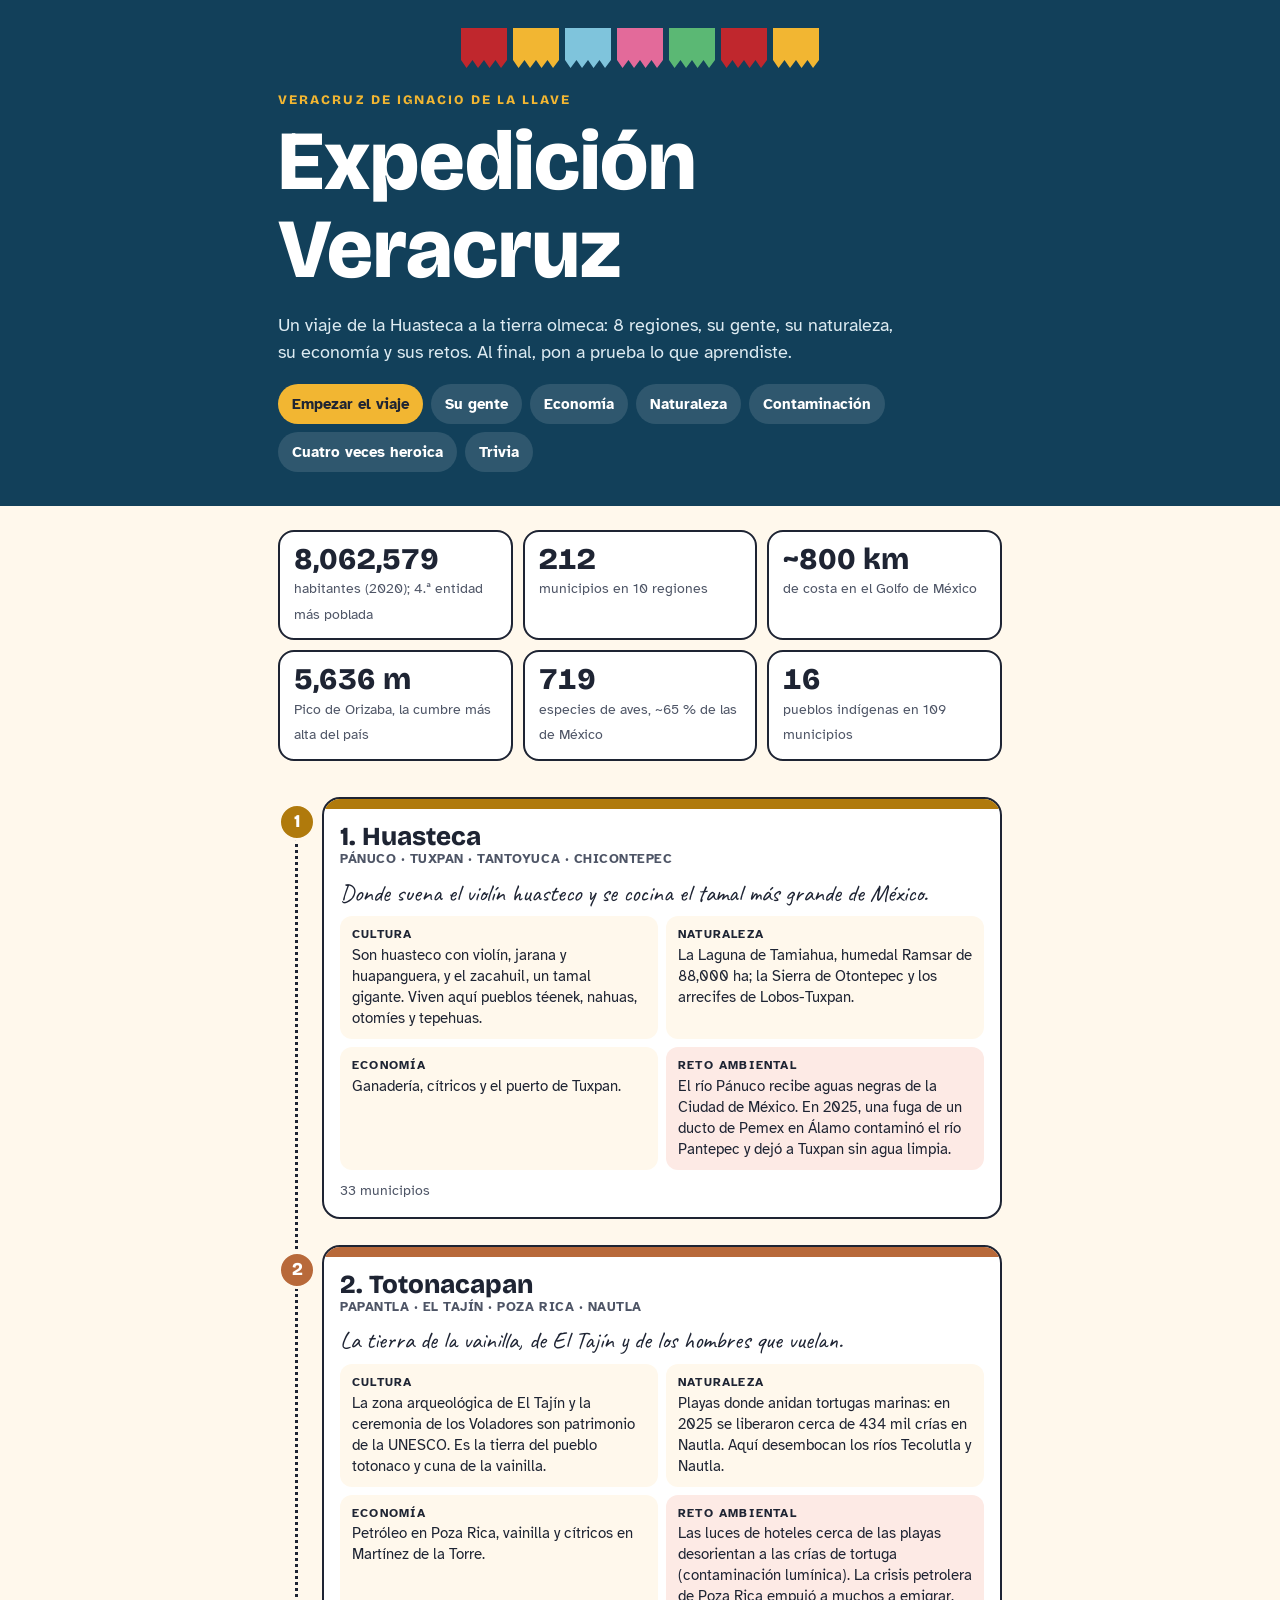
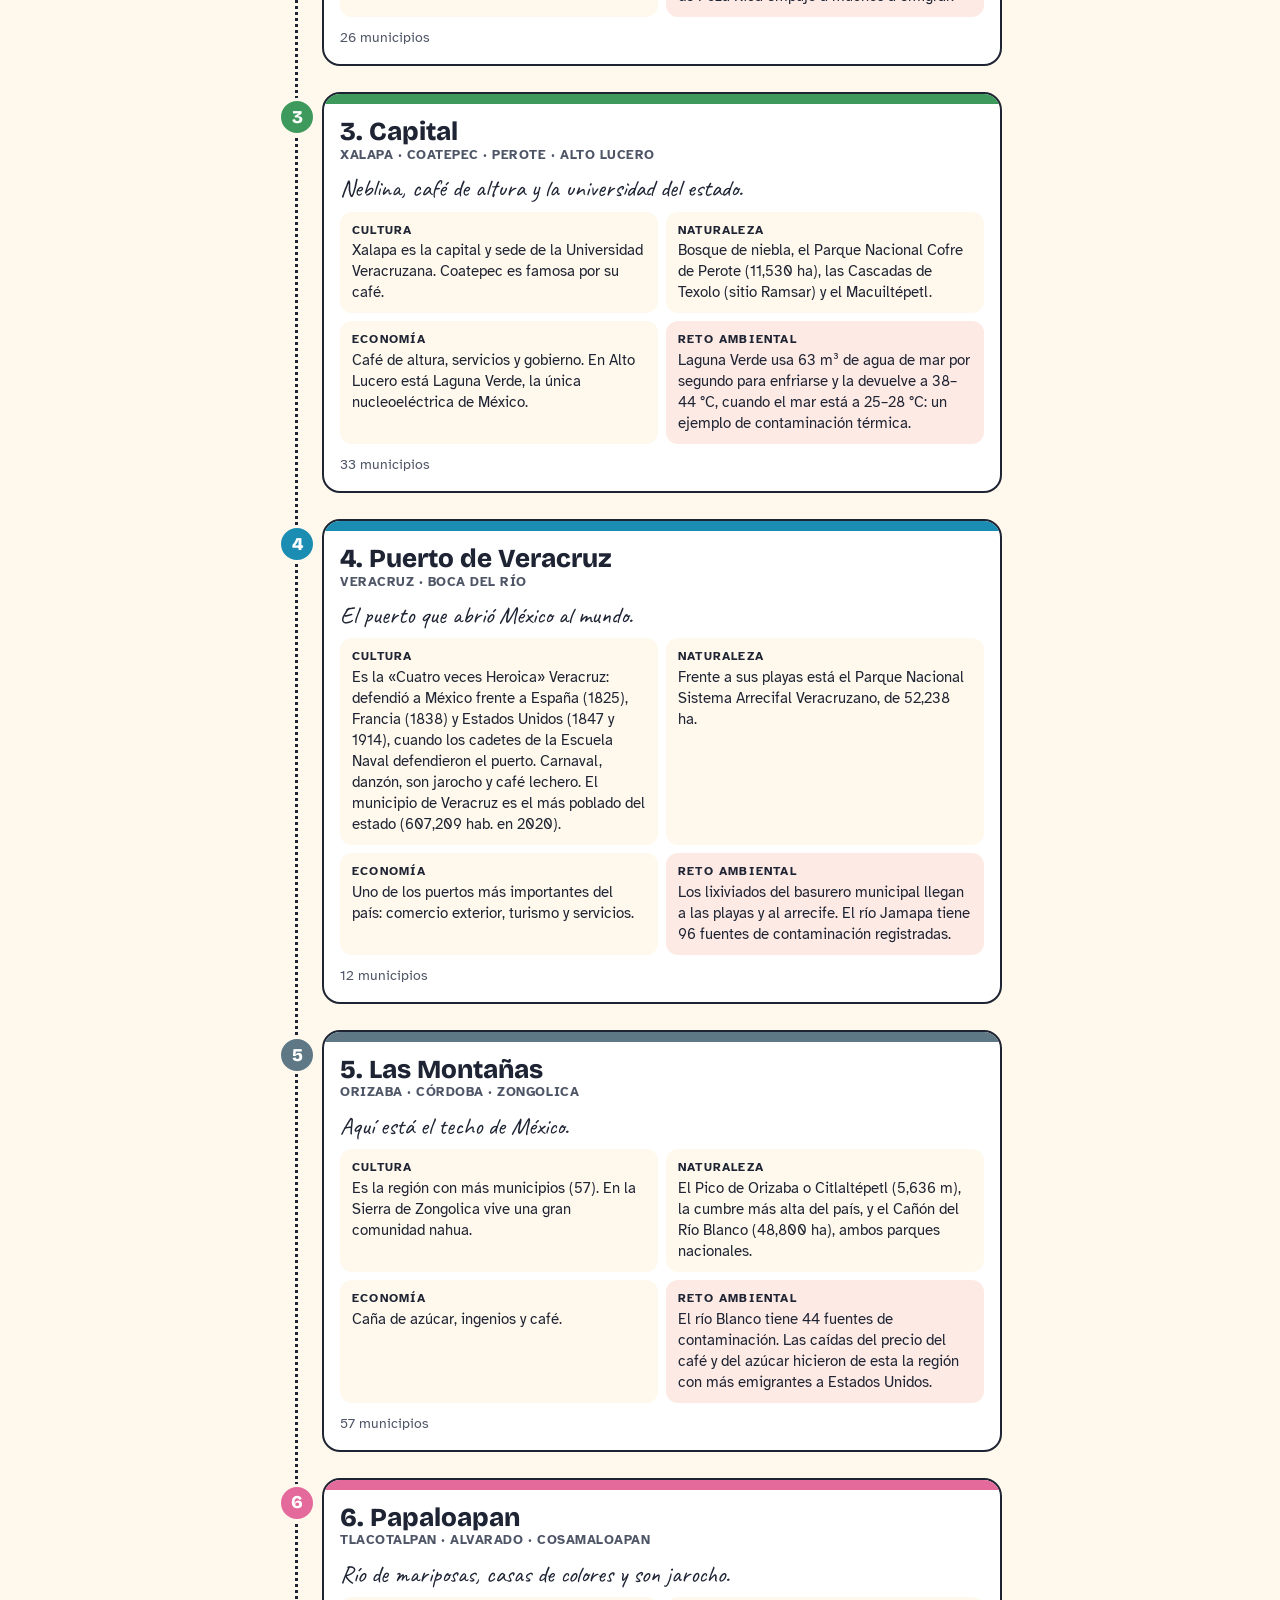
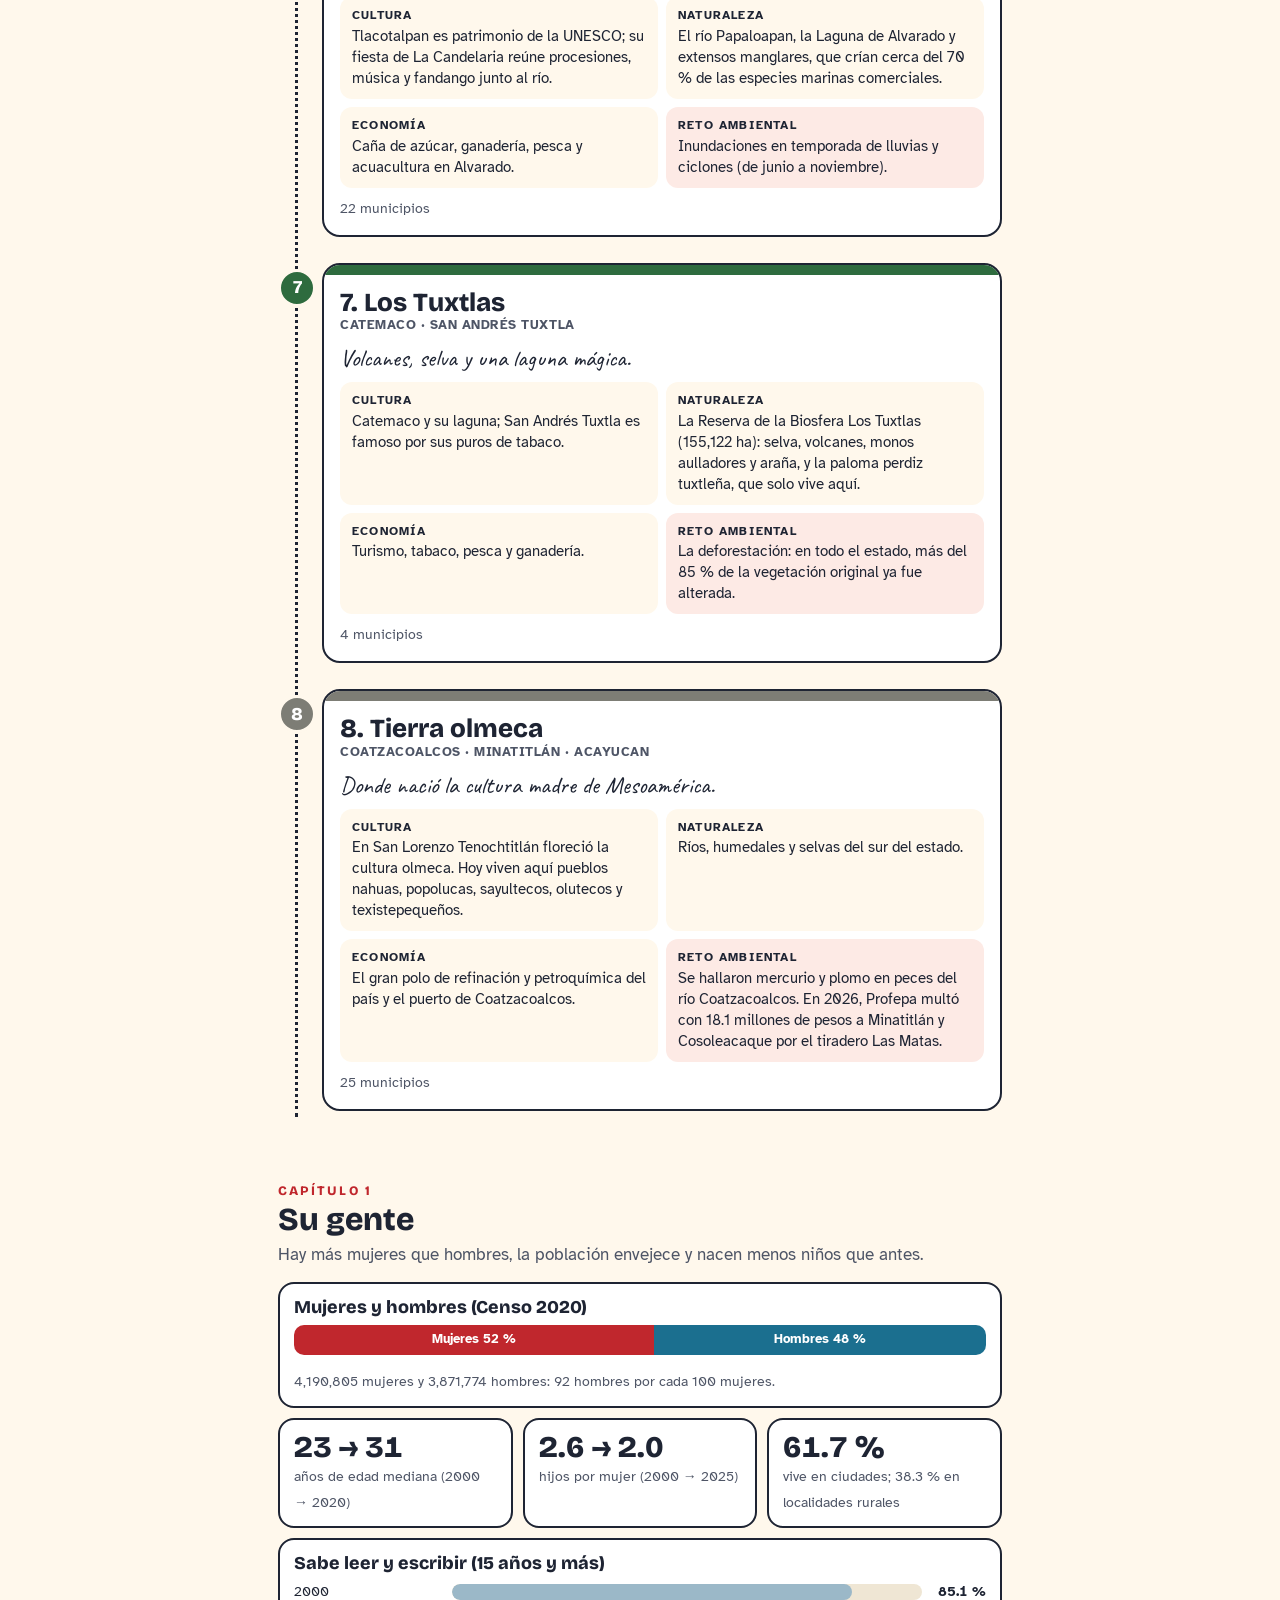
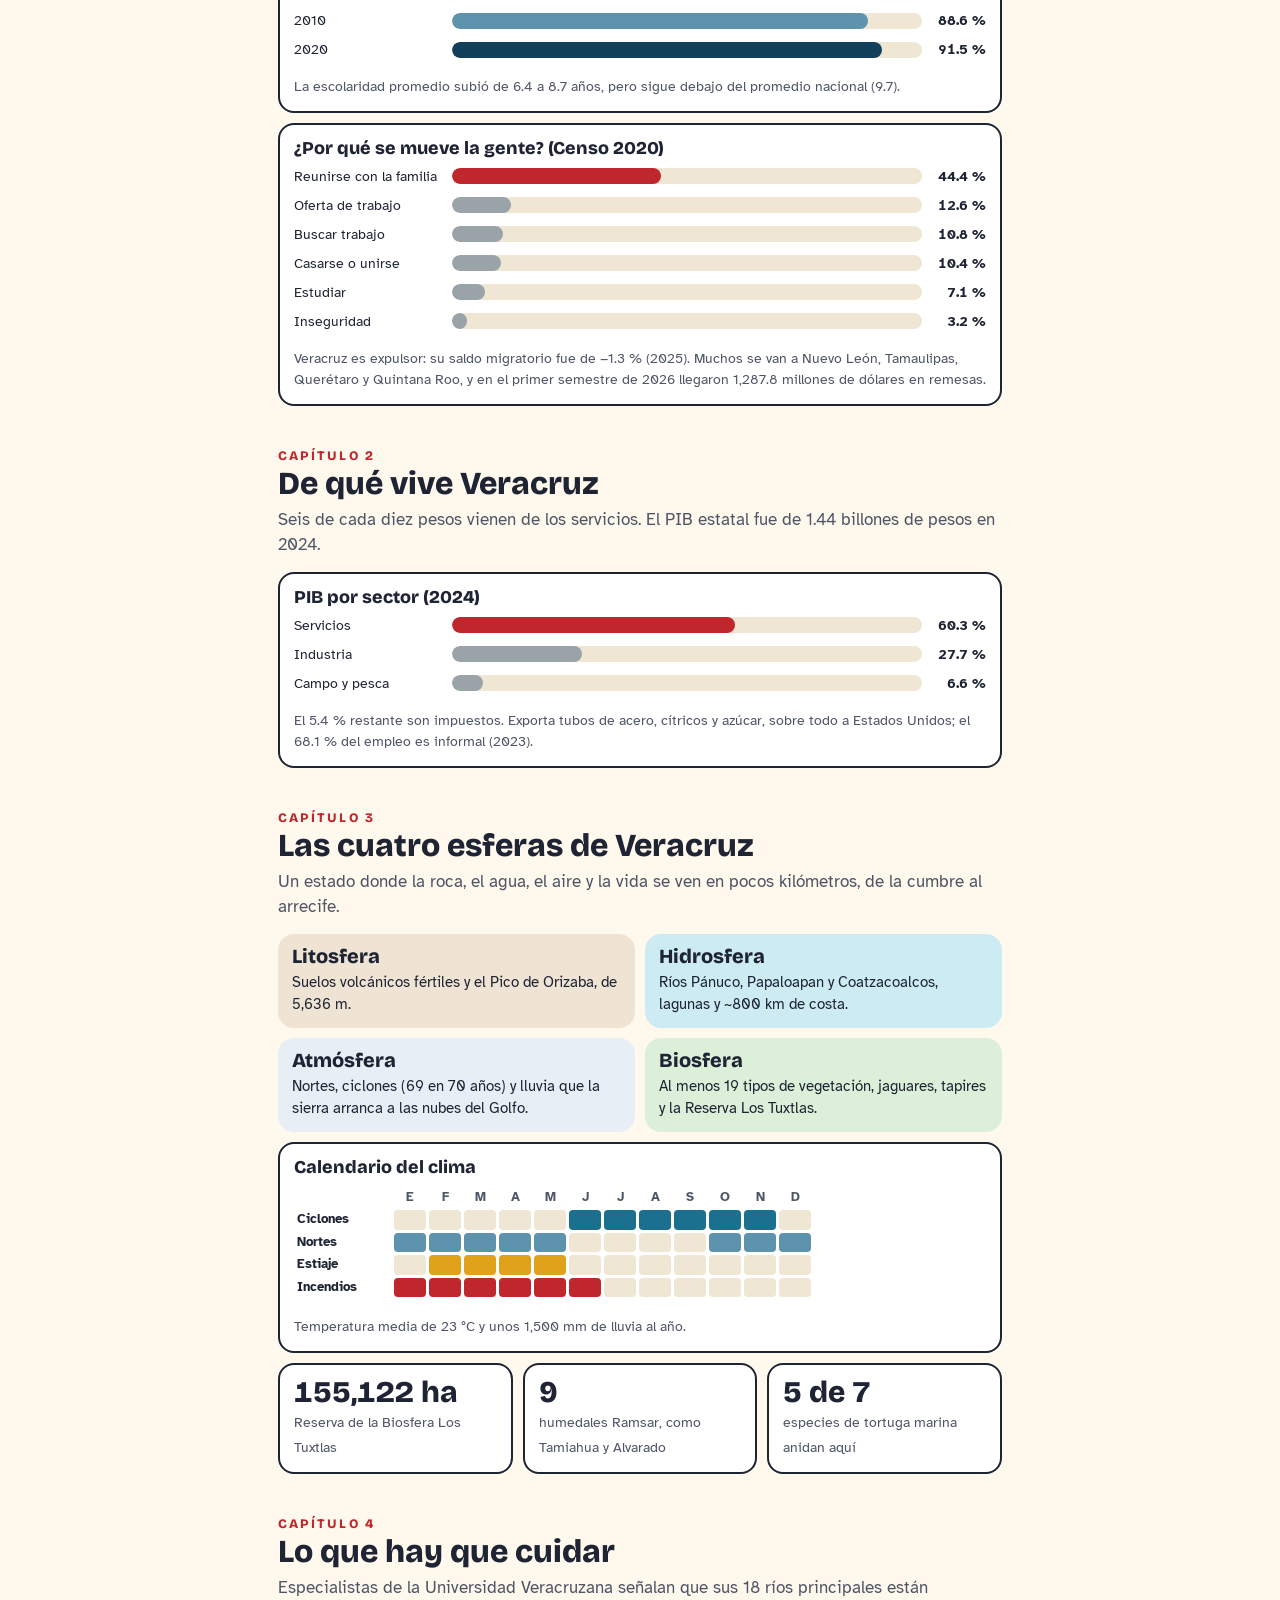
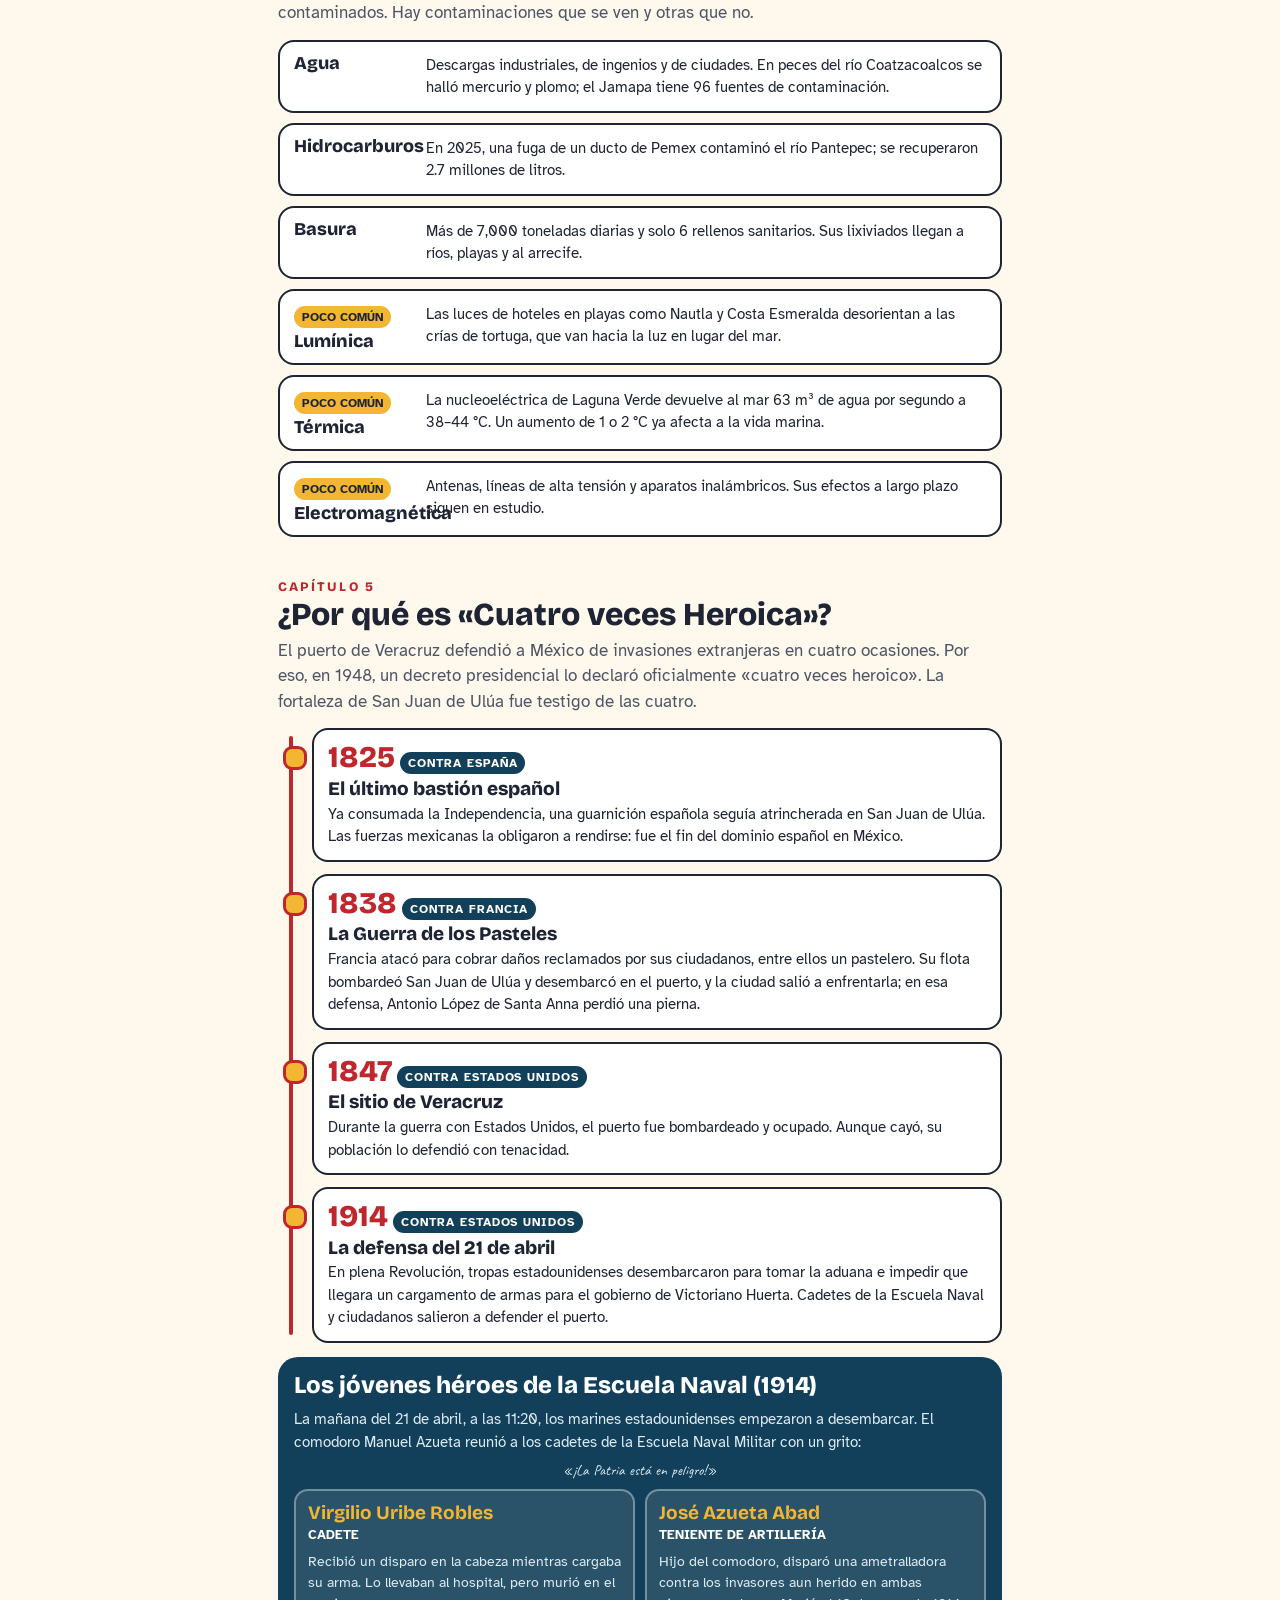
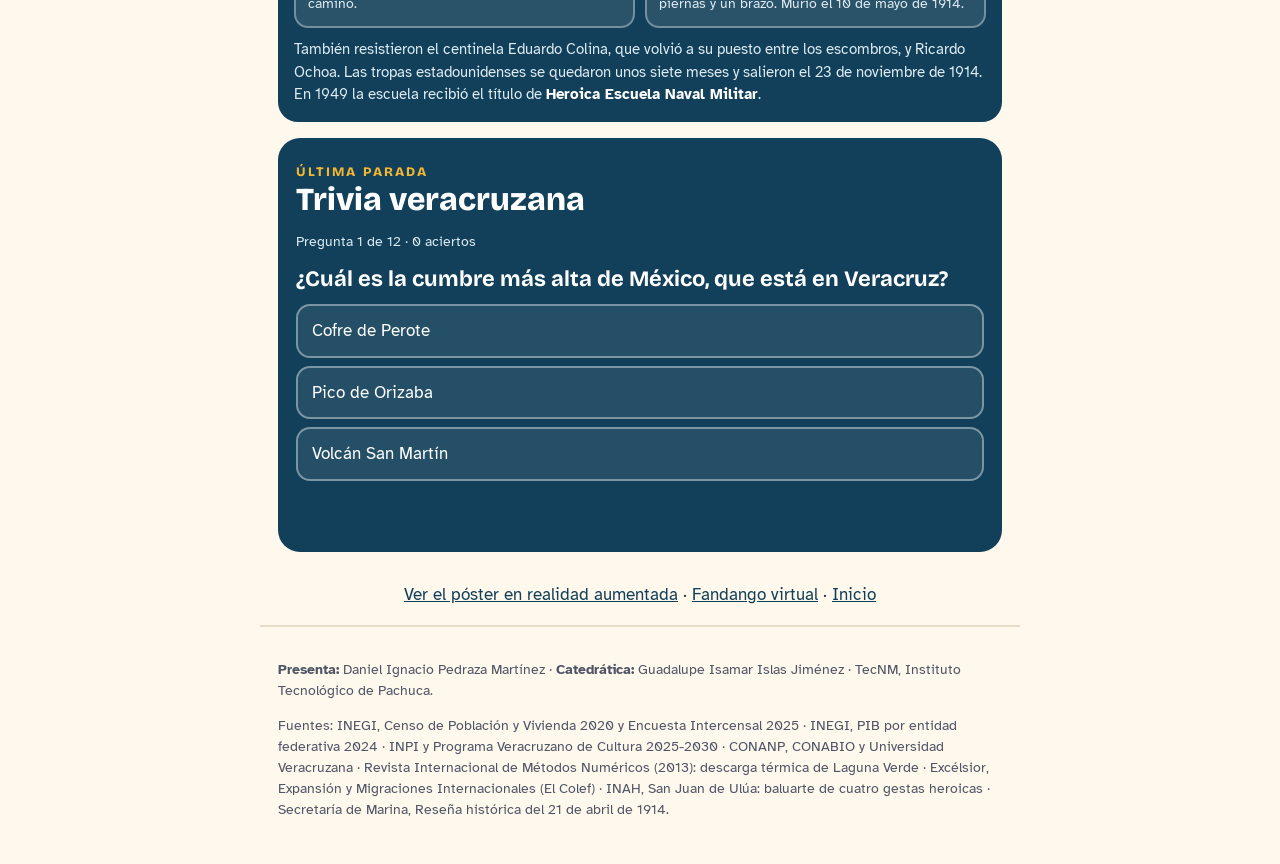
<file: veracruz/expedicion/index.html>
<!doctype html>
<html lang="es">
<head>
<meta charset="utf-8">
<meta name="color-scheme" content="only light">
<meta name="viewport" content="width=device-width, initial-scale=1, viewport-fit=cover">
<title>Expedición Veracruz</title>
<meta name="theme-color" content="#12405A">
<meta name="description" content="Recorre Veracruz de norte a sur: regiones, población, economía, naturaleza, clima, contaminación y una trivia final.">
<link rel="stylesheet" href="https://fonts.googleapis.com/css2?family=Bricolage+Grotesque:opsz,wght@12..96,600;12..96,800&family=Atkinson+Hyperlegible:wght@400;700&family=Caveat:wght@700&display=swap">
<style>
/* Layout: una sola columna tipo bitácora de viaje; la ruta (línea punteada) baja por la izquierda y une las 8 paradas; después, capítulos de datos y la trivia. */
:root { --paper:#FFF8EC; --card:#FFFFFF; --ink:#1E2433; --muted:#4E5566; --sea:#12405A; --sea2:#CDEBF3; --red:#C0272D; --yellow:#F2B632; --green:#2E6B3E; --line:#E6DCC8;
  --display:'Bricolage Grotesque','Trebuchet MS',sans-serif; --body:'Atkinson Hyperlegible','Segoe UI',sans-serif; --hand:'Caveat','Comic Sans MS',cursive; color-scheme: light; }
* { box-sizing: border-box; }
html { scroll-behavior: smooth; }
body { margin: 0; background: var(--paper); color: var(--ink); font-family: var(--body); font-size: 17px; line-height: 1.5; }
.wrap { max-width: 760px; margin: 0 auto; padding-left: max(18px, env(safe-area-inset-left)); padding-right: max(18px, env(safe-area-inset-right)); }
h1, h2, h3 { font-family: var(--display); font-weight: 800; line-height: 1.05; margin: 0; text-wrap: balance; }
a { color: var(--sea); }
/* portada */
.hero { background: var(--sea); color: #fff; padding: calc(28px + env(safe-area-inset-top)) 0 34px; position: relative; overflow: hidden; }
.picado { display: flex; gap: 6px; justify-content: center; margin-bottom: 18px; }
.picado i { width: 46px; height: 40px; flex-shrink: 0; clip-path: polygon(0 0,100% 0,100% 80%,87% 100%,75% 80%,62% 100%,50% 80%,37% 100%,25% 80%,12% 100%,0 80%); }
.picado i:nth-child(5n+1){background:#C0272D}.picado i:nth-child(5n+2){background:#F2B632}.picado i:nth-child(5n+3){background:#7FC4DC}.picado i:nth-child(5n+4){background:#E36A9A}.picado i:nth-child(5n+5){background:#5BB874}
.eyebrow { font-family: var(--display); font-weight: 800; font-size: 13px; letter-spacing: .16em; color: var(--yellow); }
.hero h1 { font-size: clamp(46px, 13vw, 84px); margin-top: 6px; }
.hero p { font-size: 18px; max-width: 52ch; color: #DDEBF2; }
.chips { display: flex; flex-wrap: wrap; gap: 8px; margin-top: 16px; }
.chips a { background: rgba(255,255,255,.12); color: #fff; text-decoration: none; padding: 8px 14px; border-radius: 999px; font-weight: 700; font-size: 15px; min-height: 40px; display: inline-flex; align-items: center; }
.chips a.main { background: var(--yellow); color: var(--ink); }
/* ruta */
.route { position: relative; padding: 30px 0 10px 44px; }
.route::before { content: ""; position: absolute; left: 17px; top: 40px; bottom: 30px; border-left: 3px dotted var(--ink); }
.stop { position: relative; margin-bottom: 26px; }
.stop .pin { position: absolute; left: -44px; top: 6px; width: 38px; height: 38px; border-radius: 19px; color: #fff; font-family: var(--display); font-weight: 800; font-size: 18px; display: flex; align-items: center; justify-content: center; border: 3px solid var(--paper); }
.card { background: var(--card); border: 2px solid var(--ink); border-radius: 18px; overflow: hidden; }
.card .band { height: 10px; }
.card .in { padding: 14px 16px 16px; display: flex; flex-direction: column; gap: 10px; min-width: 0; }
.stop h2 { font-size: 26px; }
.lug { font-size: 13px; font-weight: 700; color: var(--muted); letter-spacing: .04em; }
.frase { font-family: var(--hand); font-size: 24px; line-height: 1.1; }
.facts { display: grid; grid-template-columns: repeat(2, minmax(0, 1fr)); gap: 8px; }
.fact { background: var(--paper); border-radius: 12px; padding: 10px 12px; font-size: 15px; line-height: 1.4; min-width: 0; }
.fact b { display: block; font-size: 12px; letter-spacing: .1em; margin-bottom: 2px; }
.fact.r { background: #FDEAE5; }
.stat { font-size: 14px; color: var(--muted); }
@media (max-width: 520px) { .facts { grid-template-columns: minmax(0, 1fr); } }
/* capítulos */
.chapter { padding: 30px 0 6px; }
.chapter > h2 { font-size: 32px; margin-bottom: 6px; }
.chapter > p.lead { margin: 0 0 14px; color: var(--muted); }
.kicker { font-family: var(--display); font-weight: 800; font-size: 13px; letter-spacing: .16em; color: var(--red); }
.grid3 { display: grid; grid-template-columns: repeat(3, minmax(0, 1fr)); gap: 10px; }
.big { background: var(--card); border: 2px solid var(--ink); border-radius: 16px; padding: 12px 14px; min-width: 0; }
.big strong { display: block; font-family: var(--display); font-weight: 800; font-size: 30px; line-height: 1.05; font-variant-numeric: tabular-nums; }
.big span { font-size: 14px; color: var(--muted); }
@media (max-width: 560px) { .grid3 { grid-template-columns: repeat(2, minmax(0, 1fr)); } }
.bars { display: flex; flex-direction: column; gap: 8px; background: var(--card); border: 2px solid var(--ink); border-radius: 16px; padding: 14px; margin-top: 10px; }
.bars h3 { font-size: 18px; }
.bar { display: grid; grid-template-columns: 150px minmax(0, 1fr) 56px; gap: 8px; align-items: center; font-size: 14px; }
.bar .tr { height: 16px; background: #EFE6D4; border-radius: 8px; overflow: hidden; }
.bar .tr i { display: block; height: 100%; border-radius: 8px; width: var(--w); transition: width 1s ease; }
.bar b { text-align: right; font-variant-numeric: tabular-nums; }
@media (max-width: 480px) { .bar { grid-template-columns: 110px minmax(0, 1fr) 48px; font-size: 13px; } }
.split { display: flex; height: 30px; border-radius: 10px; overflow: hidden; font-size: 13px; font-weight: 700; color: #fff; }
.split div { display: flex; align-items: center; justify-content: center; }
.note { font-size: 14px; color: var(--muted); margin: 8px 0 0; }
.cal { overflow-x: auto; }
.cal table { border-collapse: separate; border-spacing: 3px; font-size: 13px; min-width: 520px; }
.cal td, .cal th { padding: 0; }
.cal th { font-weight: 700; color: var(--muted); width: 32px; }
.cal td.l { padding-right: 8px; font-weight: 700; white-space: nowrap; }
.cal td.on { height: 18px; border-radius: 4px; }
.cal td.off { height: 18px; border-radius: 4px; background: #EFE6D4; }
.esferas { display: grid; grid-template-columns: repeat(2, minmax(0, 1fr)); gap: 10px; }
.esf { border-radius: 16px; padding: 12px 14px; min-width: 0; }
.esf h3 { font-size: 20px; margin-bottom: 4px; }
.esf p { margin: 0; font-size: 15px; }
.cont { display: grid; gap: 10px; }
.cont .row { background: var(--card); border: 2px solid var(--ink); border-radius: 16px; padding: 12px 14px; display: grid; grid-template-columns: 120px minmax(0, 1fr); gap: 12px; }
.cont .row h3 { font-size: 18px; }
.cont .row p { margin: 0; font-size: 15px; }
.tag { display: inline-block; font-size: 12px; font-weight: 700; padding: 2px 8px; border-radius: 999px; background: var(--yellow); margin-bottom: 4px; }
@media (max-width: 520px) { .cont .row { grid-template-columns: minmax(0, 1fr); gap: 4px; } }
/* historia */
.time { position: relative; padding-left: 34px; display: grid; gap: 12px; margin-top: 6px; }
.time::before { content: ""; position: absolute; left: 11px; top: 8px; bottom: 8px; width: 4px; background: var(--red); border-radius: 2px; }
.ev { position: relative; background: var(--card); border: 2px solid var(--ink); border-radius: 16px; padding: 12px 14px; min-width: 0; }
.ev::before { content: ""; position: absolute; left: -31px; top: 16px; width: 18px; height: 18px; border-radius: 9px; background: var(--yellow); border: 3px solid var(--red); }
.ev .yr { font-family: var(--display); font-weight: 800; font-size: 30px; line-height: 1; color: var(--red); }
.ev h3 { font-size: 19px; margin: 4px 0; }
.ev p { margin: 0; font-size: 15px; }
.ev .vs { display: inline-block; font-size: 12px; font-weight: 700; letter-spacing: .08em; background: var(--sea); color: #fff; padding: 2px 8px; border-radius: 999px; }
.naval { background: var(--sea); color: #fff; border-radius: 20px; padding: 16px; margin-top: 14px; display: grid; gap: 10px; }
.naval h3 { font-size: 24px; }
.naval p { margin: 0; color: #DDEBF2; font-size: 15px; }
.heroes { display: grid; grid-template-columns: repeat(2, minmax(0, 1fr)); gap: 10px; }
.heroe { background: rgba(255,255,255,.1); border: 2px solid rgba(255,255,255,.35); border-radius: 14px; padding: 12px; min-width: 0; }
.heroe strong { display: block; font-family: var(--display); font-size: 19px; line-height: 1.1; color: var(--yellow); }
.heroe span { display: block; font-size: 13px; font-weight: 700; color: #fff; margin: 2px 0 6px; }
.heroe p { font-size: 14px; }
.grito { font-family: var(--hand); font-size: 30px; line-height: 1.05; color: var(--yellow); text-align: center; }
@media (max-width: 520px) { .heroes { grid-template-columns: minmax(0, 1fr); } }
/* trivia */
.quiz { background: var(--sea); color: #fff; border-radius: 22px; padding: 20px 18px; margin: 10px 0 30px; }
.quiz h2 { font-size: 32px; }
.q { font-family: var(--display); font-weight: 700; font-size: 22px; line-height: 1.2; margin: 14px 0 12px; }
.opts { display: grid; gap: 8px; }
.opts button { font: inherit; text-align: left; border: 2px solid rgba(255,255,255,.4); background: rgba(255,255,255,.08); color: #fff; border-radius: 14px; padding: 12px 14px; min-height: 52px; cursor: pointer; }
.opts button:hover { background: rgba(255,255,255,.16); }
.opts button.ok { background: #2E8B57; border-color: #2E8B57; }
.opts button.no { background: #B33A3A; border-color: #B33A3A; }
.opts button:disabled { cursor: default; }
.why { margin: 12px 0 0; color: #DDEBF2; min-height: 1.5em; }
.qbar { display: flex; justify-content: space-between; align-items: center; gap: 10px; margin-top: 14px; }
.qbtn { font: inherit; font-weight: 700; border: 0; border-radius: 14px; min-height: 50px; padding: 0 20px; background: var(--yellow); color: var(--ink); cursor: pointer; }
.qbtn:focus-visible, .opts button:focus-visible, .chips a:focus-visible { outline: 3px solid var(--yellow); outline-offset: 3px; }
.prog { font-size: 14px; color: #DDEBF2; }
.final { text-align: center; padding: 10px 0; }
.final strong { display: block; font-family: var(--display); font-size: 64px; line-height: 1; color: var(--yellow); }
footer { border-top: 2px solid var(--line); padding: 18px 0 calc(30px + env(safe-area-inset-bottom)); font-size: 14px; color: var(--muted); }
/* aparición suave (contenido visible sin JS) */
.reveal { transition: opacity .6s ease, transform .6s ease; }
@media (prefers-reduced-motion: reduce) { .reveal, .bar .tr i { transition: none; } .js .reveal.pre { opacity: 1; transform: none; } html { scroll-behavior: auto; } }
</style>
<script src="../data.js"></script>
</head>
<body>

<header class="hero">
  <div class="picado" aria-hidden="true"><i></i><i></i><i></i><i></i><i></i><i></i><i></i></div>
  <div class="wrap">
    <span class="eyebrow">VERACRUZ DE IGNACIO DE LA LLAVE</span>
    <h1>Expedición Veracruz</h1>
    <p>Un viaje de la Huasteca a la tierra olmeca: 8 regiones, su gente, su naturaleza, su economía y sus retos. Al final, pon a prueba lo que aprendiste.</p>
    <nav class="chips" aria-label="Secciones">
      <a class="main" href="#ruta">Empezar el viaje</a>
      <a href="#gente">Su gente</a>
      <a href="#economia">Economía</a>
      <a href="#naturaleza">Naturaleza</a>
      <a href="#contaminacion">Contaminación</a>
      <a href="#heroica">Cuatro veces heroica</a>
      <a href="#trivia">Trivia</a>
    </nav>
  </div>
</header>

<main class="wrap">
  <section class="chapter" style="padding-top: 24px">
    <div class="grid3">
      <div class="big"><strong>8,062,579</strong><span>habitantes (2020); 4.ª entidad más poblada</span></div>
      <div class="big"><strong>212</strong><span>municipios en 10 regiones</span></div>
      <div class="big"><strong>~800 km</strong><span>de costa en el Golfo de México</span></div>
      <div class="big"><strong>5,636 m</strong><span>Pico de Orizaba, la cumbre más alta del país</span></div>
      <div class="big"><strong>719</strong><span>especies de aves, ~65 % de las de México</span></div>
      <div class="big"><strong>16</strong><span>pueblos indígenas en 109 municipios</span></div>
    </div>
  </section>

  <section id="ruta" class="route" aria-label="Las 8 paradas del viaje"></section>

  <!-- GENTE -->
  <section id="gente" class="chapter reveal">
    <span class="kicker">CAPÍTULO 1</span>
    <h2>Su gente</h2>
    <p class="lead">Hay más mujeres que hombres, la población envejece y nacen menos niños que antes.</p>
    <div class="bars">
      <h3>Mujeres y hombres (Censo 2020)</h3>
      <div class="split" role="img" aria-label="52 por ciento mujeres, 48 por ciento hombres"><div style="width:52%; background:#C0272D">Mujeres 52 %</div><div style="width:48%; background:#1B6F8F">Hombres 48 %</div></div>
      <p class="note">4,190,805 mujeres y 3,871,774 hombres: 92 hombres por cada 100 mujeres.</p>
    </div>
    <div class="grid3" style="margin-top: 10px">
      <div class="big"><strong>23 → 31</strong><span>años de edad mediana (2000 → 2020)</span></div>
      <div class="big"><strong>2.6 → 2.0</strong><span>hijos por mujer (2000 → 2025)</span></div>
      <div class="big"><strong>61.7 %</strong><span>vive en ciudades; 38.3 % en localidades rurales</span></div>
    </div>
    <div class="bars">
      <h3>Sabe leer y escribir (15 años y más)</h3>
      <div class="bar"><span>2000</span><div class="tr"><i style="--w:85.1%; background:#9BB8C8"></i></div><b>85.1 %</b></div>
      <div class="bar"><span>2010</span><div class="tr"><i style="--w:88.6%; background:#5E93AE"></i></div><b>88.6 %</b></div>
      <div class="bar"><span>2020</span><div class="tr"><i style="--w:91.5%; background:#12405A"></i></div><b>91.5 %</b></div>
      <p class="note">La escolaridad promedio subió de 6.4 a 8.7 años, pero sigue debajo del promedio nacional (9.7).</p>
    </div>
    <div class="bars">
      <h3>¿Por qué se mueve la gente? (Censo 2020)</h3>
      <div class="bar"><span>Reunirse con la familia</span><div class="tr"><i style="--w:44.4%; background:#C0272D"></i></div><b>44.4 %</b></div>
      <div class="bar"><span>Oferta de trabajo</span><div class="tr"><i style="--w:12.6%; background:#9AA3A8"></i></div><b>12.6 %</b></div>
      <div class="bar"><span>Buscar trabajo</span><div class="tr"><i style="--w:10.8%; background:#9AA3A8"></i></div><b>10.8 %</b></div>
      <div class="bar"><span>Casarse o unirse</span><div class="tr"><i style="--w:10.4%; background:#9AA3A8"></i></div><b>10.4 %</b></div>
      <div class="bar"><span>Estudiar</span><div class="tr"><i style="--w:7.1%; background:#9AA3A8"></i></div><b>7.1 %</b></div>
      <div class="bar"><span>Inseguridad</span><div class="tr"><i style="--w:3.2%; background:#9AA3A8"></i></div><b>3.2 %</b></div>
      <p class="note">Veracruz es expulsor: su saldo migratorio fue de −1.3 % (2025). Muchos se van a Nuevo León, Tamaulipas, Querétaro y Quintana Roo, y en el primer semestre de 2026 llegaron 1,287.8 millones de dólares en remesas.</p>
    </div>
  </section>

  <!-- ECONOMÍA -->
  <section id="economia" class="chapter reveal">
    <span class="kicker">CAPÍTULO 2</span>
    <h2>De qué vive Veracruz</h2>
    <p class="lead">Seis de cada diez pesos vienen de los servicios. El PIB estatal fue de 1.44 billones de pesos en 2024.</p>
    <div class="bars">
      <h3>PIB por sector (2024)</h3>
      <div class="bar"><span>Servicios</span><div class="tr"><i style="--w:60.3%; background:#C0272D"></i></div><b>60.3 %</b></div>
      <div class="bar"><span>Industria</span><div class="tr"><i style="--w:27.7%; background:#9AA3A8"></i></div><b>27.7 %</b></div>
      <div class="bar"><span>Campo y pesca</span><div class="tr"><i style="--w:6.6%; background:#9AA3A8"></i></div><b>6.6 %</b></div>
      <p class="note">El 5.4 % restante son impuestos. Exporta tubos de acero, cítricos y azúcar, sobre todo a Estados Unidos; el 68.1 % del empleo es informal (2023).</p>
    </div>
  </section>

  <!-- NATURALEZA -->
  <section id="naturaleza" class="chapter reveal">
    <span class="kicker">CAPÍTULO 3</span>
    <h2>Las cuatro esferas de Veracruz</h2>
    <p class="lead">Un estado donde la roca, el agua, el aire y la vida se ven en pocos kilómetros, de la cumbre al arrecife.</p>
    <div class="esferas">
      <div class="esf" style="background:#EFE3D3"><h3>Litosfera</h3><p>Suelos volcánicos fértiles y el Pico de Orizaba, de 5,636 m.</p></div>
      <div class="esf" style="background:#CDEBF3"><h3>Hidrosfera</h3><p>Ríos Pánuco, Papaloapan y Coatzacoalcos, lagunas y ~800 km de costa.</p></div>
      <div class="esf" style="background:#E7EEF5"><h3>Atmósfera</h3><p>Nortes, ciclones (69 en 70 años) y lluvia que la sierra arranca a las nubes del Golfo.</p></div>
      <div class="esf" style="background:#DCEFD9"><h3>Biosfera</h3><p>Al menos 19 tipos de vegetación, jaguares, tapires y la Reserva Los Tuxtlas.</p></div>
    </div>
    <div class="bars">
      <h3>Calendario del clima</h3>
      <div class="cal"><table aria-label="Meses de cada fenómeno climático">
        <tr><td></td><th>E</th><th>F</th><th>M</th><th>A</th><th>M</th><th>J</th><th>J</th><th>A</th><th>S</th><th>O</th><th>N</th><th>D</th></tr>
        <tr><td class="l">Ciclones</td><td class="off"></td><td class="off"></td><td class="off"></td><td class="off"></td><td class="off"></td><td class="on" style="background:#1B6F8F"></td><td class="on" style="background:#1B6F8F"></td><td class="on" style="background:#1B6F8F"></td><td class="on" style="background:#1B6F8F"></td><td class="on" style="background:#1B6F8F"></td><td class="on" style="background:#1B6F8F"></td><td class="off"></td></tr>
        <tr><td class="l">Nortes</td><td class="on" style="background:#5E93AE"></td><td class="on" style="background:#5E93AE"></td><td class="on" style="background:#5E93AE"></td><td class="on" style="background:#5E93AE"></td><td class="on" style="background:#5E93AE"></td><td class="off"></td><td class="off"></td><td class="off"></td><td class="off"></td><td class="on" style="background:#5E93AE"></td><td class="on" style="background:#5E93AE"></td><td class="on" style="background:#5E93AE"></td></tr>
        <tr><td class="l">Estiaje</td><td class="off"></td><td class="on" style="background:#E0A21B"></td><td class="on" style="background:#E0A21B"></td><td class="on" style="background:#E0A21B"></td><td class="on" style="background:#E0A21B"></td><td class="off"></td><td class="off"></td><td class="off"></td><td class="off"></td><td class="off"></td><td class="off"></td><td class="off"></td></tr>
        <tr><td class="l">Incendios</td><td class="on" style="background:#C0272D"></td><td class="on" style="background:#C0272D"></td><td class="on" style="background:#C0272D"></td><td class="on" style="background:#C0272D"></td><td class="on" style="background:#C0272D"></td><td class="on" style="background:#C0272D"></td><td class="off"></td><td class="off"></td><td class="off"></td><td class="off"></td><td class="off"></td><td class="off"></td></tr>
      </table></div>
      <p class="note">Temperatura media de 23 °C y unos 1,500 mm de lluvia al año.</p>
    </div>
    <div class="grid3" style="margin-top: 10px">
      <div class="big"><strong>155,122 ha</strong><span>Reserva de la Biosfera Los Tuxtlas</span></div>
      <div class="big"><strong>9</strong><span>humedales Ramsar, como Tamiahua y Alvarado</span></div>
      <div class="big"><strong>5 de 7</strong><span>especies de tortuga marina anidan aquí</span></div>
    </div>
  </section>

  <!-- CONTAMINACIÓN -->
  <section id="contaminacion" class="chapter reveal">
    <span class="kicker">CAPÍTULO 4</span>
    <h2>Lo que hay que cuidar</h2>
    <p class="lead">Especialistas de la Universidad Veracruzana señalan que sus 18 ríos principales están contaminados. Hay contaminaciones que se ven y otras que no.</p>
    <div class="cont">
      <div class="row"><h3>Agua</h3><p>Descargas industriales, de ingenios y de ciudades. En peces del río Coatzacoalcos se halló mercurio y plomo; el Jamapa tiene 96 fuentes de contaminación.</p></div>
      <div class="row"><h3>Hidrocarburos</h3><p>En 2025, una fuga de un ducto de Pemex contaminó el río Pantepec; se recuperaron 2.7 millones de litros.</p></div>
      <div class="row"><h3>Basura</h3><p>Más de 7,000 toneladas diarias y solo 6 rellenos sanitarios. Sus lixiviados llegan a ríos, playas y al arrecife.</p></div>
      <div class="row"><div><span class="tag">POCO COMÚN</span><h3>Lumínica</h3></div><p>Las luces de hoteles en playas como Nautla y Costa Esmeralda desorientan a las crías de tortuga, que van hacia la luz en lugar del mar.</p></div>
      <div class="row"><div><span class="tag">POCO COMÚN</span><h3>Térmica</h3></div><p>La nucleoeléctrica de Laguna Verde devuelve al mar 63 m³ de agua por segundo a 38–44 °C. Un aumento de 1 o 2 °C ya afecta a la vida marina.</p></div>
      <div class="row"><div><span class="tag">POCO COMÚN</span><h3>Electromagnética</h3></div><p>Antenas, líneas de alta tensión y aparatos inalámbricos. Sus efectos a largo plazo siguen en estudio.</p></div>
    </div>
  </section>

  <!-- HISTORIA -->
  <section id="heroica" class="chapter">
    <span class="kicker">CAPÍTULO 5</span>
    <h2>¿Por qué es «Cuatro veces Heroica»?</h2>
    <p class="lead">El puerto de Veracruz defendió a México de invasiones extranjeras en cuatro ocasiones. Por eso, en 1948, un decreto presidencial lo declaró oficialmente «cuatro veces heroico». La fortaleza de San Juan de Ulúa fue testigo de las cuatro.</p>
    <div class="time">
      <div class="ev"><span class="yr">1825</span> <span class="vs">CONTRA ESPAÑA</span><h3>El último bastión español</h3><p>Ya consumada la Independencia, una guarnición española seguía atrincherada en San Juan de Ulúa. Las fuerzas mexicanas la obligaron a rendirse: fue el fin del dominio español en México.</p></div>
      <div class="ev"><span class="yr">1838</span> <span class="vs">CONTRA FRANCIA</span><h3>La Guerra de los Pasteles</h3><p>Francia atacó para cobrar daños reclamados por sus ciudadanos, entre ellos un pastelero. Su flota bombardeó San Juan de Ulúa y desembarcó en el puerto, y la ciudad salió a enfrentarla; en esa defensa, Antonio López de Santa Anna perdió una pierna.</p></div>
      <div class="ev"><span class="yr">1847</span> <span class="vs">CONTRA ESTADOS UNIDOS</span><h3>El sitio de Veracruz</h3><p>Durante la guerra con Estados Unidos, el puerto fue bombardeado y ocupado. Aunque cayó, su población lo defendió con tenacidad.</p></div>
      <div class="ev"><span class="yr">1914</span> <span class="vs">CONTRA ESTADOS UNIDOS</span><h3>La defensa del 21 de abril</h3><p>En plena Revolución, tropas estadounidenses desembarcaron para tomar la aduana e impedir que llegara un cargamento de armas para el gobierno de Victoriano Huerta. Cadetes de la Escuela Naval y ciudadanos salieron a defender el puerto.</p></div>
    </div>
    <div class="naval">
      <h3>Los jóvenes héroes de la Escuela Naval (1914)</h3>
      <p>La mañana del 21 de abril, a las 11:20, los marines estadounidenses empezaron a desembarcar. El comodoro Manuel Azueta reunió a los cadetes de la Escuela Naval Militar con un grito:</p>
      <p class="grito">«¡La Patria está en peligro!»</p>
      <div class="heroes">
        <div class="heroe"><strong>Virgilio Uribe Robles</strong><span>CADETE</span><p>Recibió un disparo en la cabeza mientras cargaba su arma. Lo llevaban al hospital, pero murió en el camino.</p></div>
        <div class="heroe"><strong>José Azueta Abad</strong><span>TENIENTE DE ARTILLERÍA</span><p>Hijo del comodoro, disparó una ametralladora contra los invasores aun herido en ambas piernas y un brazo. Murió el 10 de mayo de 1914.</p></div>
      </div>
      <p>También resistieron el centinela Eduardo Colina, que volvió a su puesto entre los escombros, y Ricardo Ochoa. Las tropas estadounidenses se quedaron unos siete meses y salieron el 23 de noviembre de 1914. En 1949 la escuela recibió el título de <strong style="color:#fff">Heroica Escuela Naval Militar</strong>.</p>
    </div>
  </section>

  <!-- TRIVIA -->
  <section id="trivia" class="quiz" aria-live="polite">
    <span class="eyebrow">ÚLTIMA PARADA</span>
    <h2>Trivia veracruzana</h2>
    <div id="quiz"></div>
  </section>

  <p style="text-align:center"><a href="../ar/">Ver el póster en realidad aumentada</a> · <a href="../../fandango/">Fandango virtual</a> · <a href="../">Inicio</a></p>
</main>

<footer class="wrap">
  <p><strong>Presenta:</strong> Daniel Ignacio Pedraza Martínez · <strong>Catedrática:</strong> Guadalupe Isamar Islas Jiménez · TecNM, Instituto Tecnológico de Pachuca.</p>
  <p id="fuentes"></p>
</footer>

<script>
document.documentElement.classList.add('js');
const D = window.VERACRUZ;
// --- Ruta de 8 paradas ---
const ruta = document.getElementById('ruta');
D.regiones.forEach((r) => {
  const el = document.createElement('article');
  el.className = 'stop reveal'; el.id = r.id;
  el.innerHTML = `
    <span class="pin" style="background:${r.color}" aria-hidden="true">${r.n}</span>
    <div class="card"><div class="band" style="background:${r.color}"></div><div class="in">
      <div><h2>${r.n}. ${r.nombre}</h2><div class="lug">${r.lugares.toUpperCase()}</div></div>
      <div class="frase">${r.frase}</div>
      <div class="facts">
        <div class="fact"><b>CULTURA</b>${r.cultura}</div>
        <div class="fact"><b>NATURALEZA</b>${r.naturaleza}</div>
        <div class="fact"><b>ECONOMÍA</b>${r.economia}</div>
        <div class="fact r"><b>RETO AMBIENTAL</b>${r.reto}</div>
      </div>
      <div class="stat">${r.municipios} municipios</div>
    </div></div>`;
  ruta.appendChild(el);
});
document.getElementById('fuentes').textContent = 'Fuentes: ' + D.fuentes.join(' · ') + '.';

// --- Trivia ---
const Q = [
  { q: '¿Cuál es la cumbre más alta de México, que está en Veracruz?', o: ['Cofre de Perote', 'Pico de Orizaba', 'Volcán San Martín'], a: 1, w: 'El Pico de Orizaba o Citlaltépetl mide 5,636 m.' },
  { q: '¿Qué ceremonia totonaca es patrimonio de la UNESCO?', o: ['Los Voladores', 'La Guelaguetza', 'El Carnaval'], a: 0, w: 'La ceremonia de los Voladores es Patrimonio Cultural Inmaterial.' },
  { q: '¿Cuántos municipios tiene Veracruz?', o: ['125', '212', '570'], a: 1, w: 'Son 212, agrupados en 10 regiones.' },
  { q: 'En Veracruz hay…', o: ['Más hombres que mujeres', 'Más mujeres que hombres', 'Exactamente los mismos'], a: 1, w: '52 % son mujeres: 92 hombres por cada 100 mujeres.' },
  { q: '¿De dónde viene la mayor parte del PIB veracruzano?', o: ['Del campo', 'Del petróleo', 'De los servicios'], a: 2, w: 'Los servicios aportan el 60.3 % (2024).' },
  { q: '¿Qué cultura floreció en San Lorenzo Tenochtitlán?', o: ['Olmeca', 'Maya', 'Mexica'], a: 0, w: 'Los olmecas, considerados la cultura madre de Mesoamérica.' },
  { q: '¿Por qué la luz de los hoteles daña a las tortugas?', o: ['Las calienta', 'Las crías siguen la luz y no llegan al mar', 'Las asusta y no comen'], a: 1, w: 'Es contaminación lumínica: las crías se desorientan.' },
  { q: '¿Qué es Laguna Verde?', o: ['Un sitio Ramsar', 'La única nucleoeléctrica de México', 'Una laguna en Los Tuxtlas'], a: 1, w: 'Devuelve al mar agua a 38–44 °C: contaminación térmica.' },
  { q: '¿Qué porcentaje de la población vive en zonas rurales?', o: ['8.5 %', '21.5 %', '38.3 %'], a: 2, w: '38.3 % vive en localidades de menos de 2,500 habitantes.' },
  { q: '¿Por qué Veracruz es «Cuatro veces Heroica»?', o: ['Por cuatro terremotos', 'Por defender a México de cuatro invasiones', 'Por cuatro fiestas patronales'], a: 1, w: 'Defendió a México frente a España (1825), Francia (1838) y Estados Unidos (1847 y 1914).' },
  { q: '¿Qué cadete de la Escuela Naval murió en la defensa de 1914?', o: ['Virgilio Uribe', 'Juan Escutia', 'Miguel Hidalgo'], a: 0, w: 'Virgilio Uribe Robles cayó el 21 de abril de 1914; José Azueta murió días después.' },
  { q: '¿Cuál es la razón principal por la que la gente migra en Veracruz?', o: ['Estudiar', 'Reunirse con la familia', 'Desastres naturales'], a: 1, w: 'Reunirse con la familia: 44.4 % (Censo 2020).' }
];
let i = 0, score = 0;
const box = document.getElementById('quiz');
function show() {
  if (i >= Q.length) {
    const msg = score >= 9 ? '¡Eres todo un jarocho de corazón!' : score >= 6 ? '¡Muy bien! Ya conoces Veracruz.' : 'Vuelve a recorrer la expedición y repite.';
    box.innerHTML = `<div class="final"><strong>${score}/${Q.length}</strong><p class="q">${msg}</p><button class="qbtn" type="button" id="again">Jugar otra vez</button></div>`;
    document.getElementById('again').onclick = () => { i = 0; score = 0; show(); };
    return;
  }
  const it = Q[i];
  box.innerHTML = `<p class="prog">Pregunta ${i + 1} de ${Q.length} · ${score} aciertos</p><p class="q">${it.q}</p><div class="opts"></div><p class="why"></p><div class="qbar"><span></span><button class="qbtn" type="button" hidden>Siguiente</button></div>`;
  const opts = box.querySelector('.opts'), why = box.querySelector('.why'), next = box.querySelector('.qbtn');
  it.o.forEach((t, k) => {
    const b = document.createElement('button'); b.type = 'button'; b.textContent = t;
    b.onclick = () => {
      [...opts.children].forEach((c, j) => { c.disabled = true; if (j === it.a) c.classList.add('ok'); });
      if (k === it.a) score++; else b.classList.add('no');
      why.textContent = (k === it.a ? '¡Correcto! ' : 'Casi. ') + it.w;
      next.hidden = false; next.focus();
    };
    opts.appendChild(b);
  });
  next.onclick = () => { i++; show(); };
}
show();
</script>
</body>
</html>
</file>
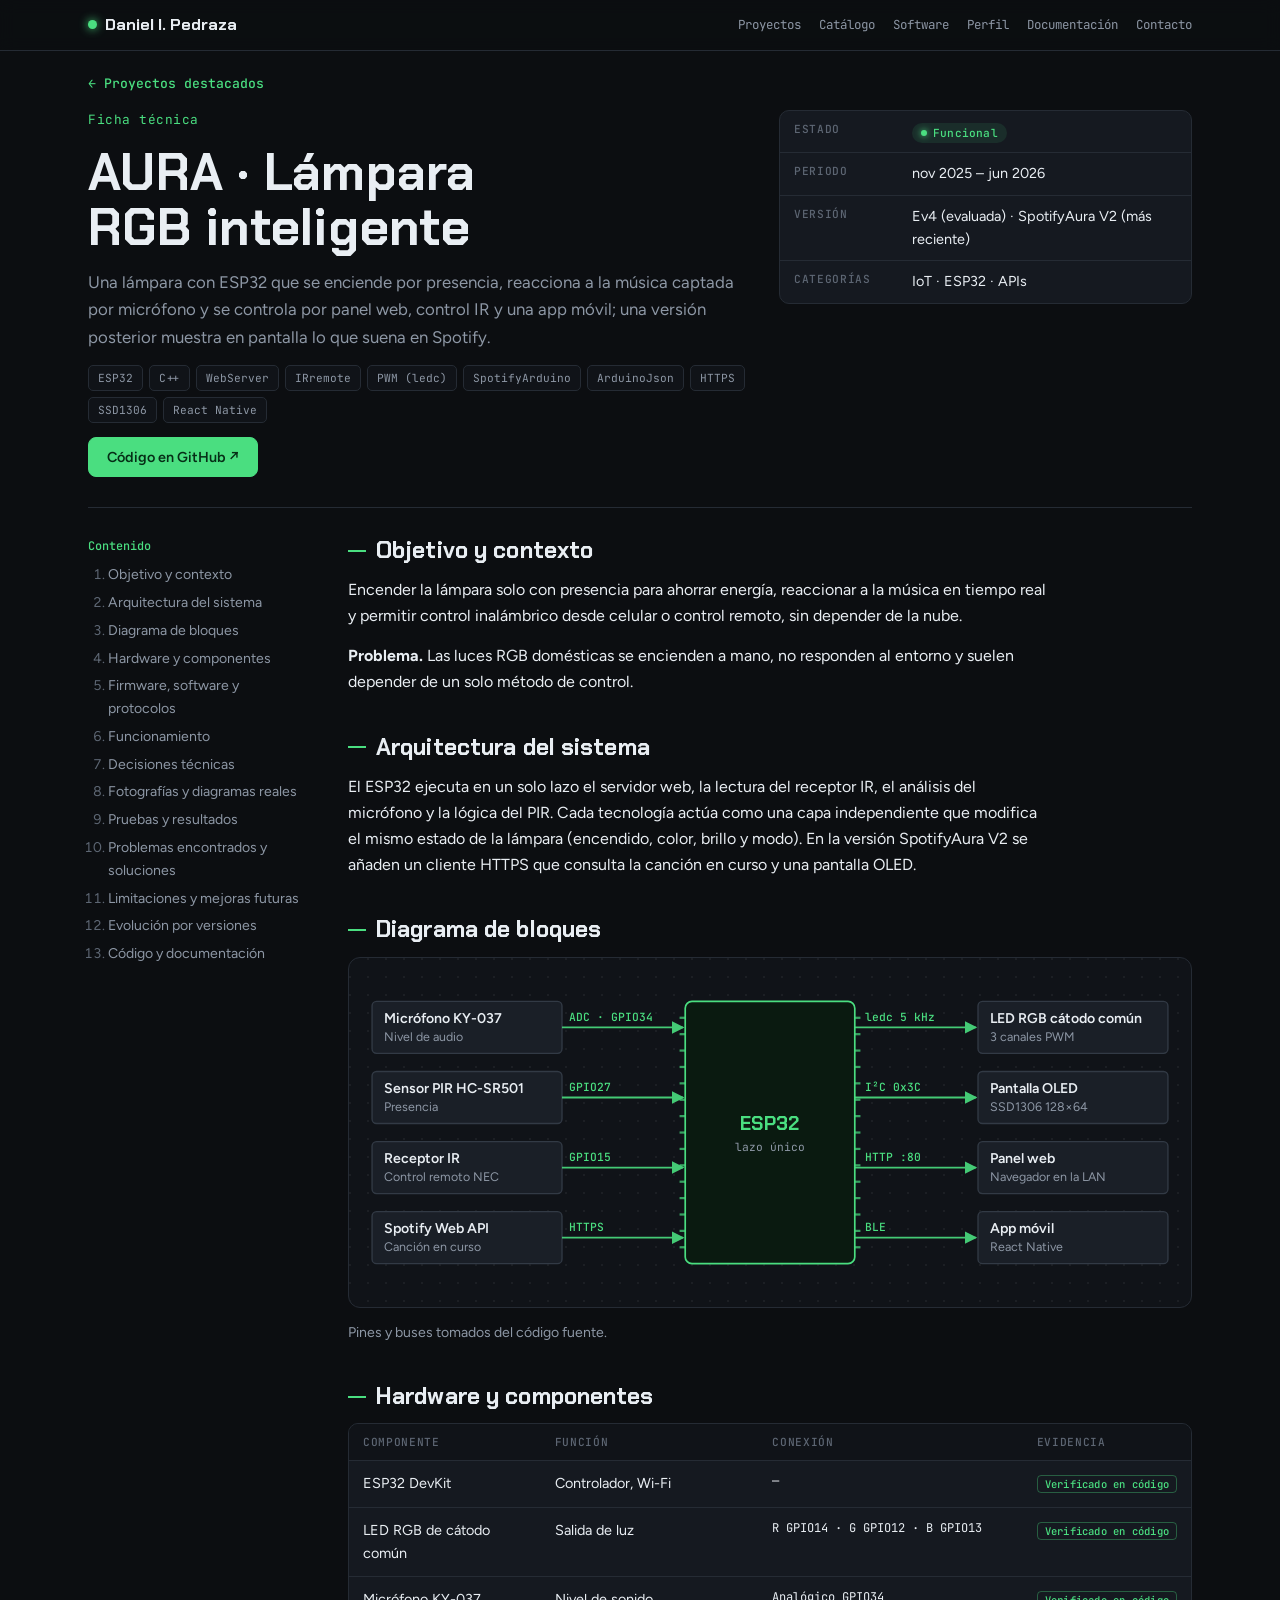
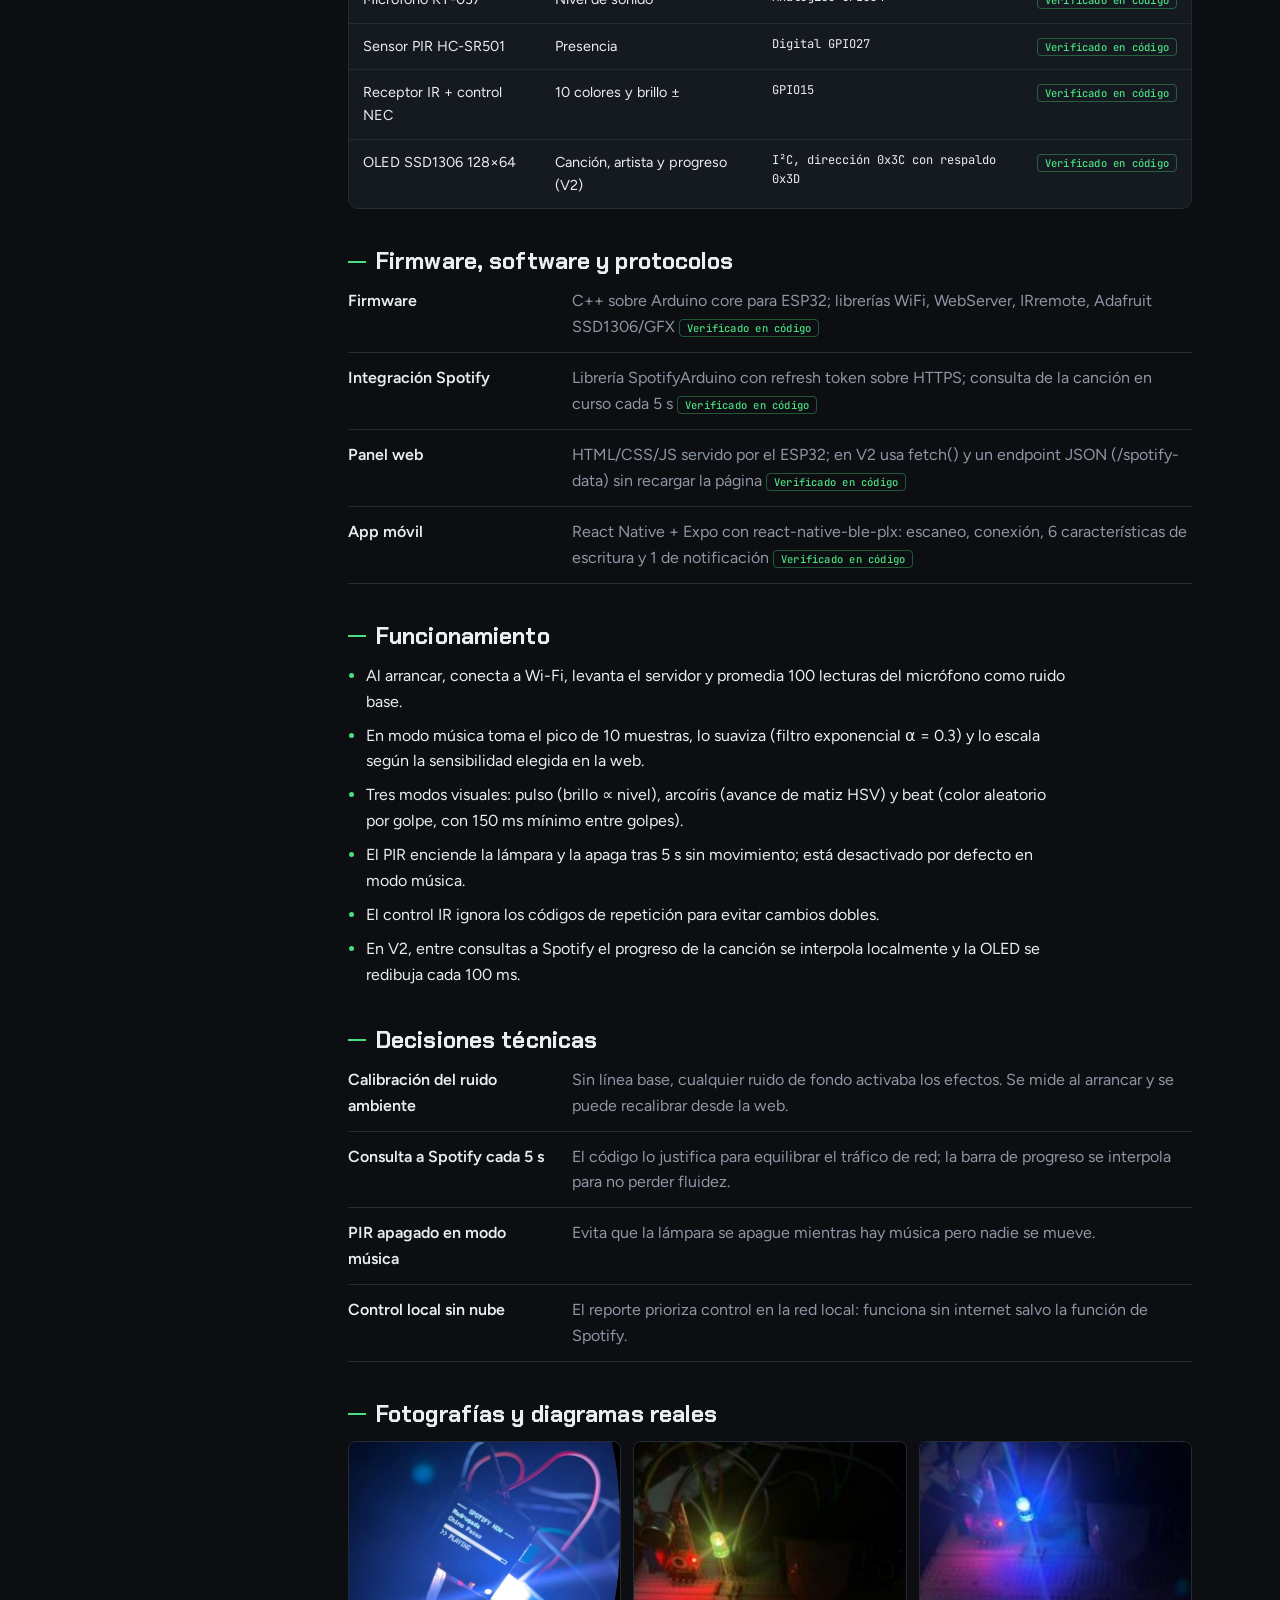
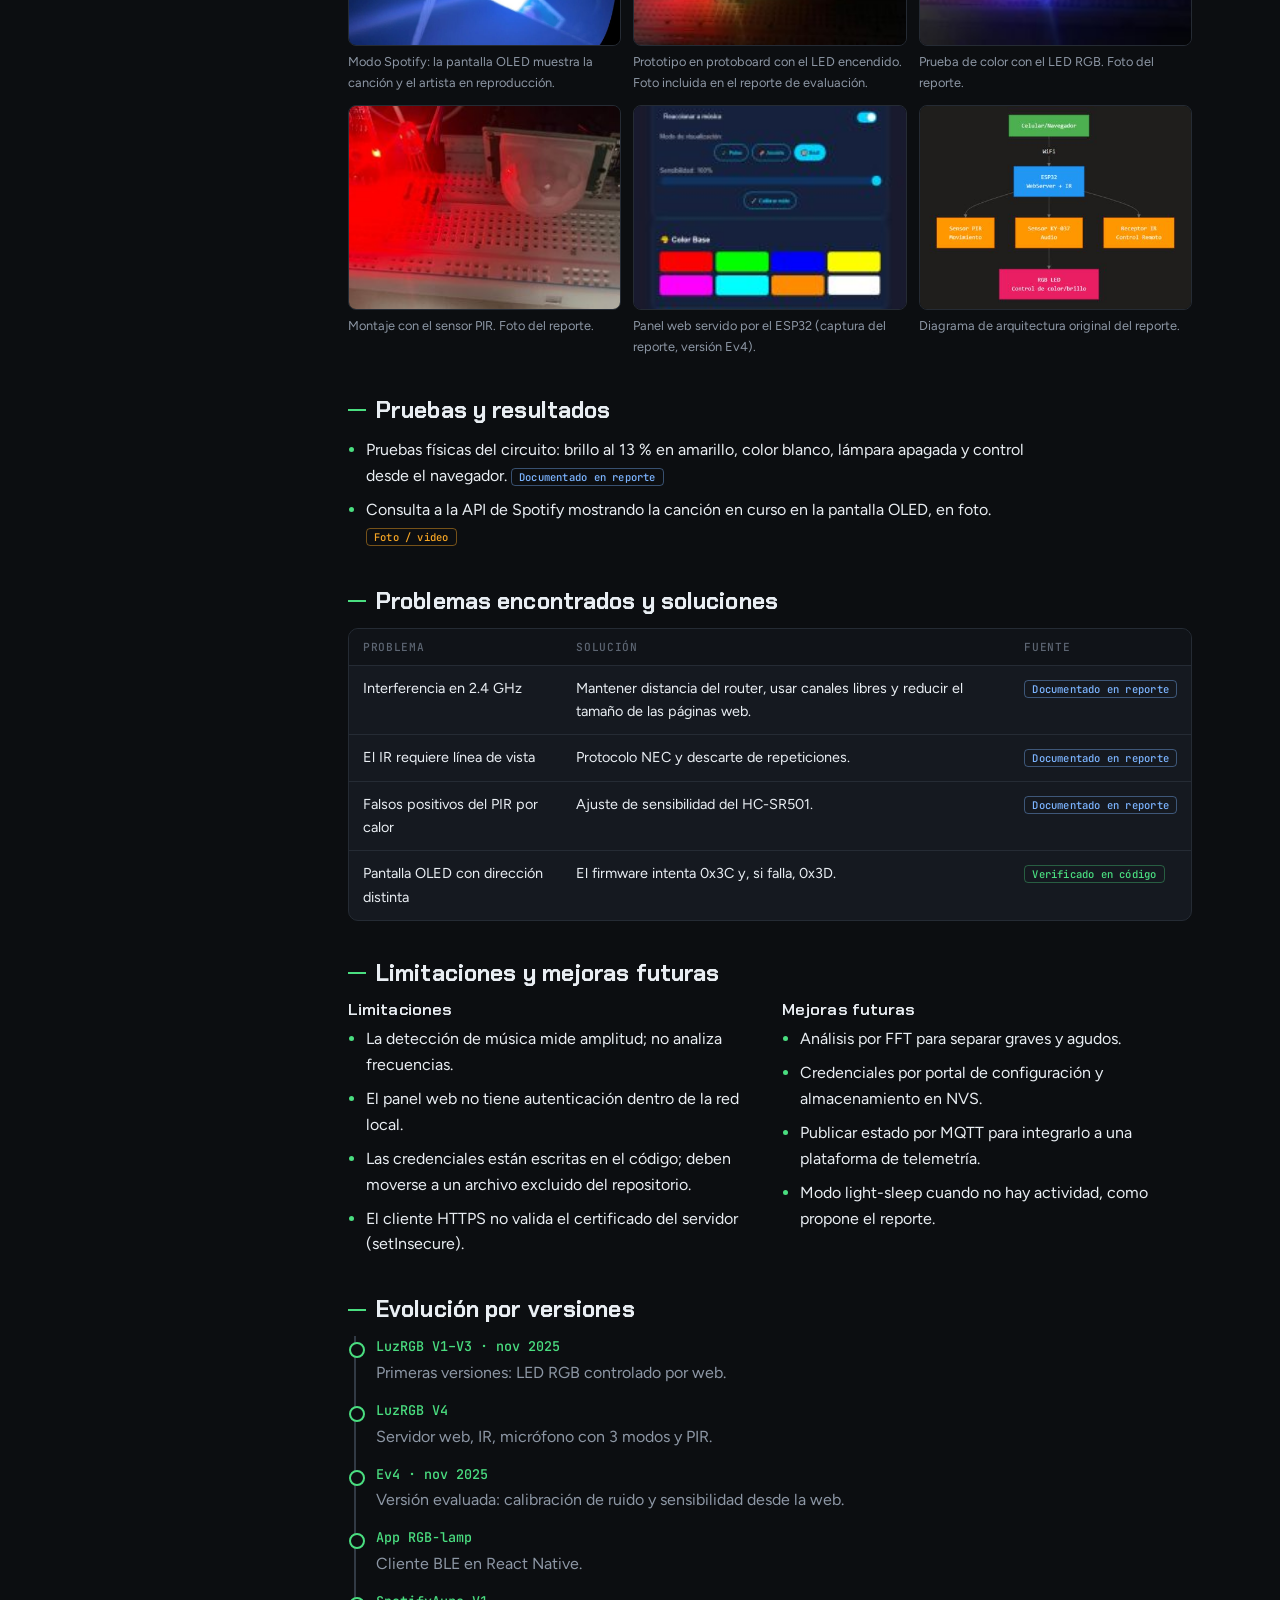
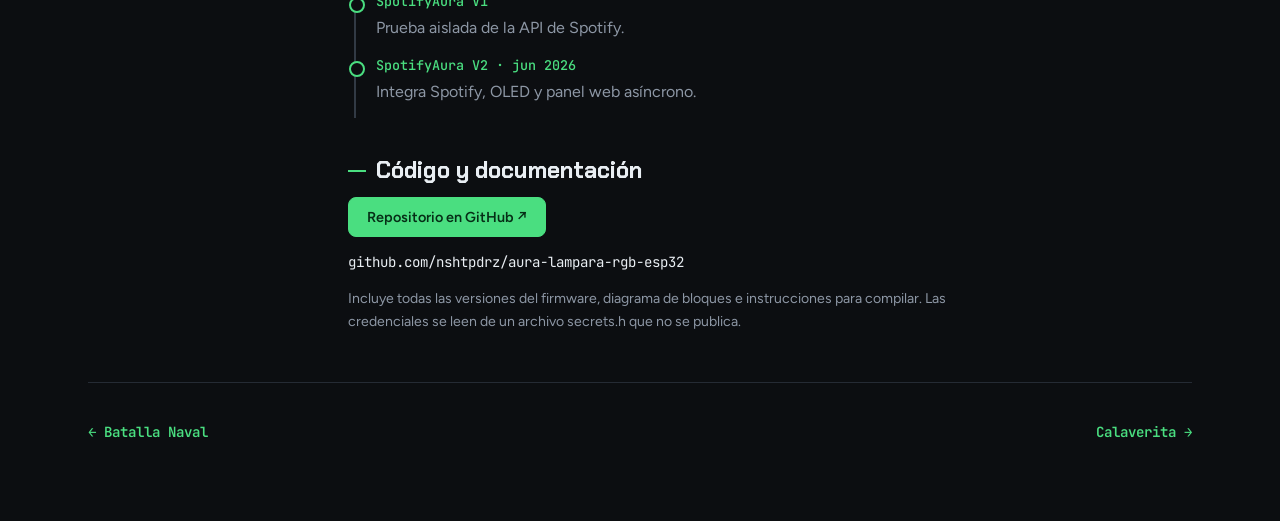
<file: proyectos/aura.html>
<!doctype html>
<html lang="es"><head><meta charset="utf-8"><meta name="viewport" content="width=device-width, initial-scale=1, viewport-fit=cover">
<title>AURA · Ficha técnica</title>
<meta name="claude:viewport-fit-sides" content="cover">
<meta name="description" content="Una lámpara con ESP32 que se enciende por presencia, reacciona a la música captada por micrófono y se controla por panel web, control IR y una app móvil; una versión posterior muestra en pantalla lo que suena en Spotify.">
<link rel="preconnect" href="https://fonts.googleapis.com"><link rel="preconnect" href="https://fonts.gstatic.com" crossorigin><link rel="stylesheet" href="https://fonts.googleapis.com/css2?family=Chakra+Petch:wght@500;600;700&family=Figtree:wght@400;500;600;700&family=JetBrains+Mono:wght@400;500;700&display=swap"><link rel="stylesheet" href="../assets/styles.css"></head>
<body>
<nav class="top" aria-label="Navegación principal"><div class="in"><a class="brand" href="../index.html">Daniel I. Pedraza</a><div class="links"><a href="../index.html#destacados">Proyectos</a><a href="../index.html#catalogo">Catálogo</a><a href="../index.html#software">Software</a><a href="../index.html#perfil">Perfil</a><a href="../index.html#documentacion">Documentación</a><a href="../index.html#contacto">Contacto</a></div></div></nav>
<main class="wrap ficha">
  <p class="crumb"><a href="../index.html#destacados">← Proyectos destacados</a></p>
  <header class="fhead">
    <div class="fh-main">
      <span class="eyebrow">Ficha técnica</span>
      <h1>AURA · Lámpara RGB inteligente</h1>
      <p class="lede">Una lámpara con ESP32 que se enciende por presencia, reacciona a la música captada por micrófono y se controla por panel web, control IR y una app móvil; una versión posterior muestra en pantalla lo que suena en Spotify.</p>
      <div class="chips"><span>ESP32</span><span>C++</span><span>WebServer</span><span>IRremote</span><span>PWM (ledc)</span><span>SpotifyArduino</span><span>ArduinoJson</span><span>HTTPS</span><span>SSD1306</span><span>React Native</span></div>
      <p><a class="btn" href="https://github.com/nshtpdrz/aura-lampara-rgb-esp32" target="_blank" rel="noopener">Código en GitHub ↗</a></p>
    </div>
    <dl class="specs"><div><dt>Estado</dt><dd><span class="st st-funcional" title="Terminado y funcionando">Funcional</span></dd></div><div><dt>Periodo</dt><dd>nov 2025 – jun 2026</dd></div><div><dt>Versión</dt><dd>Ev4 (evaluada) · SpotifyAura V2 (más reciente)</dd></div><div><dt>Categorías</dt><dd>IoT · ESP32 · APIs</dd></div></dl>
  </header>
  <div class="fgrid">
    <aside class="toc" aria-label="Contenido de la ficha"><h2>Contenido</h2><ol><li><a href="#objetivo">Objetivo y contexto</a></li><li><a href="#arquitectura">Arquitectura del sistema</a></li><li><a href="#diagrama">Diagrama de bloques</a></li><li><a href="#hardware">Hardware y componentes</a></li><li><a href="#software">Firmware, software y protocolos</a></li><li><a href="#funcionamiento">Funcionamiento</a></li><li><a href="#decisiones">Decisiones técnicas</a></li><li><a href="#evidencia">Fotografías y diagramas reales</a></li><li><a href="#pruebas">Pruebas y resultados</a></li><li><a href="#problemas">Problemas encontrados y soluciones</a></li><li><a href="#limitaciones">Limitaciones y mejoras futuras</a></li><li><a href="#evolucion">Evolución por versiones</a></li><li><a href="#codigo">Código y documentación</a></li></ol></aside>
    <div class="fcontent"><section class="fs" id="objetivo"><h2>Objetivo y contexto</h2><p>Encender la lámpara solo con presencia para ahorrar energía, reaccionar a la música en tiempo real y permitir control inalámbrico desde celular o control remoto, sin depender de la nube.</p><p><b>Problema.</b> Las luces RGB domésticas se encienden a mano, no responden al entorno y suelen depender de un solo método de control.</p></section><section class="fs" id="arquitectura"><h2>Arquitectura del sistema</h2><p>El ESP32 ejecuta en un solo lazo el servidor web, la lectura del receptor IR, el análisis del micrófono y la lógica del PIR. Cada tecnología actúa como una capa independiente que modifica el mismo estado de la lámpara (encendido, color, brillo y modo). En la versión SpotifyAura V2 se añaden un cliente HTTPS que consulta la canción en curso y una pantalla OLED.</p></section><section class="fs" id="diagrama"><h2>Diagrama de bloques</h2><figure class="diagbox"><svg viewBox="0 0 720 284" role="img" aria-labelledby="dg-aura" class="diag"><title id="dg-aura">Diagrama de bloques: Micrófono KY-037, Sensor PIR HC-SR501, Receptor IR, Spotify Web API hacia ESP32 hacia LED RGB cátodo común, Pantalla OLED, Panel web, App móvil</title><defs><marker id="ah-aura" viewBox="0 0 8 8" refX="7" refY="4" markerWidth="7" markerHeight="7" orient="auto-start-reverse"><path d="M0,0 L8,4 L0,8 z" class="d-arrowhead"/></marker></defs><rect x="8" y="26.0" width="168" height="46" rx="4" class="d-box"/><text x="19" y="45.0" class="d-t">Micrófono KY-037</text><text x="19" y="61.0" class="d-s">Nivel de audio</text><path d="M176,49.0 H230.5 V49.0 H283.0" class="d-wire" marker-end="url(#ah-aura)"/><text x="182" y="43.0" class="d-bus">ADC · GPIO34</text><rect x="8" y="88.0" width="168" height="46" rx="4" class="d-box"/><text x="19" y="107.0" class="d-t">Sensor PIR HC-SR501</text><text x="19" y="123.0" class="d-s">Presencia</text><path d="M176,111.0 H230.5 V111.0 H283.0" class="d-wire" marker-end="url(#ah-aura)"/><text x="182" y="105.0" class="d-bus">GPIO27</text><rect x="8" y="150.0" width="168" height="46" rx="4" class="d-box"/><text x="19" y="169.0" class="d-t">Receptor IR</text><text x="19" y="185.0" class="d-s">Control remoto NEC</text><path d="M176,173.0 H230.5 V173.0 H283.0" class="d-wire" marker-end="url(#ah-aura)"/><text x="182" y="167.0" class="d-bus">GPIO15</text><rect x="8" y="212.0" width="168" height="46" rx="4" class="d-box"/><text x="19" y="231.0" class="d-t">Spotify Web API</text><text x="19" y="247.0" class="d-s">Canción en curso</text><path d="M176,235.0 H230.5 V235.0 H283.0" class="d-wire" marker-end="url(#ah-aura)"/><text x="182" y="229.0" class="d-bus">HTTPS</text><rect x="544" y="26.0" width="168" height="46" rx="4" class="d-box"/><text x="555" y="45.0" class="d-t">LED RGB cátodo común</text><text x="555" y="61.0" class="d-s">3 canales PWM</text><path d="M435.0,49.0 H489.5 V49.0 H542" class="d-wire" marker-end="url(#ah-aura)"/><text x="444.0" y="43.0" class="d-bus">ledc 5 kHz</text><rect x="544" y="88.0" width="168" height="46" rx="4" class="d-box"/><text x="555" y="107.0" class="d-t">Pantalla OLED</text><text x="555" y="123.0" class="d-s">SSD1306 128×64</text><path d="M435.0,111.0 H489.5 V111.0 H542" class="d-wire" marker-end="url(#ah-aura)"/><text x="444.0" y="105.0" class="d-bus">I²C 0x3C</text><rect x="544" y="150.0" width="168" height="46" rx="4" class="d-box"/><text x="555" y="169.0" class="d-t">Panel web</text><text x="555" y="185.0" class="d-s">Navegador en la LAN</text><path d="M435.0,173.0 H489.5 V173.0 H542" class="d-wire" marker-end="url(#ah-aura)"/><text x="444.0" y="167.0" class="d-bus">HTTP :80</text><rect x="544" y="212.0" width="168" height="46" rx="4" class="d-box"/><text x="555" y="231.0" class="d-t">App móvil</text><text x="555" y="247.0" class="d-s">React Native</text><path d="M435.0,235.0 H489.5 V235.0 H542" class="d-wire" marker-end="url(#ah-aura)"/><text x="444.0" y="229.0" class="d-bus">BLE</text><rect x="285.0" y="26.0" width="150" height="232" rx="6" class="d-mcu"/><line x1="280.0" y1="40.5" x2="285.0" y2="40.5" class="d-pin"/><line x1="435.0" y1="40.5" x2="440.0" y2="40.5" class="d-pin"/><line x1="280.0" y1="55.0" x2="285.0" y2="55.0" class="d-pin"/><line x1="435.0" y1="55.0" x2="440.0" y2="55.0" class="d-pin"/><line x1="280.0" y1="69.5" x2="285.0" y2="69.5" class="d-pin"/><line x1="435.0" y1="69.5" x2="440.0" y2="69.5" class="d-pin"/><line x1="280.0" y1="84.0" x2="285.0" y2="84.0" class="d-pin"/><line x1="435.0" y1="84.0" x2="440.0" y2="84.0" class="d-pin"/><line x1="280.0" y1="98.5" x2="285.0" y2="98.5" class="d-pin"/><line x1="435.0" y1="98.5" x2="440.0" y2="98.5" class="d-pin"/><line x1="280.0" y1="113.0" x2="285.0" y2="113.0" class="d-pin"/><line x1="435.0" y1="113.0" x2="440.0" y2="113.0" class="d-pin"/><line x1="280.0" y1="127.5" x2="285.0" y2="127.5" class="d-pin"/><line x1="435.0" y1="127.5" x2="440.0" y2="127.5" class="d-pin"/><line x1="280.0" y1="142.0" x2="285.0" y2="142.0" class="d-pin"/><line x1="435.0" y1="142.0" x2="440.0" y2="142.0" class="d-pin"/><line x1="280.0" y1="156.5" x2="285.0" y2="156.5" class="d-pin"/><line x1="435.0" y1="156.5" x2="440.0" y2="156.5" class="d-pin"/><line x1="280.0" y1="171.0" x2="285.0" y2="171.0" class="d-pin"/><line x1="435.0" y1="171.0" x2="440.0" y2="171.0" class="d-pin"/><line x1="280.0" y1="185.5" x2="285.0" y2="185.5" class="d-pin"/><line x1="435.0" y1="185.5" x2="440.0" y2="185.5" class="d-pin"/><line x1="280.0" y1="200.0" x2="285.0" y2="200.0" class="d-pin"/><line x1="435.0" y1="200.0" x2="440.0" y2="200.0" class="d-pin"/><line x1="280.0" y1="214.5" x2="285.0" y2="214.5" class="d-pin"/><line x1="435.0" y1="214.5" x2="440.0" y2="214.5" class="d-pin"/><line x1="280.0" y1="229.0" x2="285.0" y2="229.0" class="d-pin"/><line x1="435.0" y1="229.0" x2="440.0" y2="229.0" class="d-pin"/><line x1="280.0" y1="243.5" x2="285.0" y2="243.5" class="d-pin"/><line x1="435.0" y1="243.5" x2="440.0" y2="243.5" class="d-pin"/><text x="360.0" y="140.0" text-anchor="middle" class="d-mt">ESP32</text><text x="360.0" y="158.0" text-anchor="middle" class="d-ms">lazo único</text></svg></figure><p class="small muted">Pines y buses tomados del código fuente.</p></section><section class="fs" id="hardware"><h2>Hardware y componentes</h2><div class="tablebox"><table><thead><tr><th>Componente</th><th>Función</th><th>Conexión</th><th>Evidencia</th></tr></thead><tbody><tr><td>ESP32 DevKit</td><td>Controlador, Wi-Fi</td><td class='mono'>—</td><td><span class="ev ev-codigo">Verificado en código</span></td></tr><tr><td>LED RGB de cátodo común</td><td>Salida de luz</td><td class='mono'>R GPIO14 · G GPIO12 · B GPIO13</td><td><span class="ev ev-codigo">Verificado en código</span></td></tr><tr><td>Micrófono KY-037</td><td>Nivel de sonido</td><td class='mono'>Analógico GPIO34</td><td><span class="ev ev-codigo">Verificado en código</span></td></tr><tr><td>Sensor PIR HC-SR501</td><td>Presencia</td><td class='mono'>Digital GPIO27</td><td><span class="ev ev-codigo">Verificado en código</span></td></tr><tr><td>Receptor IR + control NEC</td><td>10 colores y brillo ±</td><td class='mono'>GPIO15</td><td><span class="ev ev-codigo">Verificado en código</span></td></tr><tr><td>OLED SSD1306 128×64</td><td>Canción, artista y progreso (V2)</td><td class='mono'>I²C, dirección 0x3C con respaldo 0x3D</td><td><span class="ev ev-codigo">Verificado en código</span></td></tr></tbody></table></div></section><section class="fs" id="software"><h2>Firmware, software y protocolos</h2><dl class="defs"><div><dt>Firmware</dt><dd>C++ sobre Arduino core para ESP32; librerías WiFi, WebServer, IRremote, Adafruit SSD1306/GFX <span class="ev ev-codigo">Verificado en código</span></dd></div><div><dt>Integración Spotify</dt><dd>Librería SpotifyArduino con refresh token sobre HTTPS; consulta de la canción en curso cada 5 s <span class="ev ev-codigo">Verificado en código</span></dd></div><div><dt>Panel web</dt><dd>HTML/CSS/JS servido por el ESP32; en V2 usa fetch() y un endpoint JSON (/spotify-data) sin recargar la página <span class="ev ev-codigo">Verificado en código</span></dd></div><div><dt>App móvil</dt><dd>React Native + Expo con react-native-ble-plx: escaneo, conexión, 6 características de escritura y 1 de notificación <span class="ev ev-codigo">Verificado en código</span></dd></div></dl></section><section class="fs" id="funcionamiento"><h2>Funcionamiento</h2><ul class='pts'><li>Al arrancar, conecta a Wi-Fi, levanta el servidor y promedia 100 lecturas del micrófono como ruido base.</li><li>En modo música toma el pico de 10 muestras, lo suaviza (filtro exponencial α = 0.3) y lo escala según la sensibilidad elegida en la web.</li><li>Tres modos visuales: pulso (brillo ∝ nivel), arcoíris (avance de matiz HSV) y beat (color aleatorio por golpe, con 150 ms mínimo entre golpes).</li><li>El PIR enciende la lámpara y la apaga tras 5 s sin movimiento; está desactivado por defecto en modo música.</li><li>El control IR ignora los códigos de repetición para evitar cambios dobles.</li><li>En V2, entre consultas a Spotify el progreso de la canción se interpola localmente y la OLED se redibuja cada 100 ms.</li></ul></section><section class="fs" id="decisiones"><h2>Decisiones técnicas</h2><dl class="defs"><div><dt>Calibración del ruido ambiente</dt><dd>Sin línea base, cualquier ruido de fondo activaba los efectos. Se mide al arrancar y se puede recalibrar desde la web.</dd></div><div><dt>Consulta a Spotify cada 5 s</dt><dd>El código lo justifica para equilibrar el tráfico de red; la barra de progreso se interpola para no perder fluidez.</dd></div><div><dt>PIR apagado en modo música</dt><dd>Evita que la lámpara se apague mientras hay música pero nadie se mueve.</dd></div><div><dt>Control local sin nube</dt><dd>El reporte prioriza control en la red local: funciona sin internet salvo la función de Spotify.</dd></div></dl></section><section class="fs" id="evidencia"><h2>Fotografías y diagramas reales</h2><div class="gallery"><figure><img src="../assets/img/aura-spotify-oled.jpg" alt="Modo Spotify: la pantalla OLED muestra la canción y el artista en reproducción." loading="lazy"><figcaption>Modo Spotify: la pantalla OLED muestra la canción y el artista en reproducción.</figcaption></figure><figure><img src="../assets/img/aura-prototipo-1.jpg" alt="Prototipo en protoboard con el LED encendido. Foto incluida en el reporte de evaluación." loading="lazy"><figcaption>Prototipo en protoboard con el LED encendido. Foto incluida en el reporte de evaluación.</figcaption></figure><figure><img src="../assets/img/aura-prototipo-2.jpg" alt="Prueba de color con el LED RGB. Foto del reporte." loading="lazy"><figcaption>Prueba de color con el LED RGB. Foto del reporte.</figcaption></figure><figure><img src="../assets/img/aura-prototipo-pir.jpg" alt="Montaje con el sensor PIR. Foto del reporte." loading="lazy"><figcaption>Montaje con el sensor PIR. Foto del reporte.</figcaption></figure><figure><img src="../assets/img/aura-panel-web.jpg" alt="Panel web servido por el ESP32 (captura del reporte, versión Ev4)." loading="lazy"><figcaption>Panel web servido por el ESP32 (captura del reporte, versión Ev4).</figcaption></figure><figure><img src="../assets/img/aura-arquitectura.jpg" alt="Diagrama de arquitectura original del reporte." loading="lazy"><figcaption>Diagrama de arquitectura original del reporte.</figcaption></figure></div></section><section class="fs" id="pruebas"><h2>Pruebas y resultados</h2><ul class='pts'><li>Pruebas físicas del circuito: brillo al 13 % en amarillo, color blanco, lámpara apagada y control desde el navegador. <span class="ev ev-reporte">Documentado en reporte</span></li><li>Consulta a la API de Spotify mostrando la canción en curso en la pantalla OLED, en foto. <span class="ev ev-video">Foto / video</span></li></ul></section><section class="fs" id="problemas"><h2>Problemas encontrados y soluciones</h2><div class="tablebox"><table><thead><tr><th>Problema</th><th>Solución</th><th>Fuente</th></tr></thead><tbody><tr><td>Interferencia en 2.4 GHz</td><td>Mantener distancia del router, usar canales libres y reducir el tamaño de las páginas web.</td><td><span class="ev ev-reporte">Documentado en reporte</span></td></tr><tr><td>El IR requiere línea de vista</td><td>Protocolo NEC y descarte de repeticiones.</td><td><span class="ev ev-reporte">Documentado en reporte</span></td></tr><tr><td>Falsos positivos del PIR por calor</td><td>Ajuste de sensibilidad del HC-SR501.</td><td><span class="ev ev-reporte">Documentado en reporte</span></td></tr><tr><td>Pantalla OLED con dirección distinta</td><td>El firmware intenta 0x3C y, si falla, 0x3D.</td><td><span class="ev ev-codigo">Verificado en código</span></td></tr></tbody></table></div></section><section class="fs" id="limitaciones"><h2>Limitaciones y mejoras futuras</h2><div class='two'><div><h3>Limitaciones</h3><ul class='pts'><li>La detección de música mide amplitud; no analiza frecuencias.</li><li>El panel web no tiene autenticación dentro de la red local.</li><li>Las credenciales están escritas en el código; deben moverse a un archivo excluido del repositorio.</li><li>El cliente HTTPS no valida el certificado del servidor (setInsecure).</li></ul></div><div><h3>Mejoras futuras</h3><ul class='pts'><li>Análisis por FFT para separar graves y agudos.</li><li>Credenciales por portal de configuración y almacenamiento en NVS.</li><li>Publicar estado por MQTT para integrarlo a una plataforma de telemetría.</li><li>Modo light-sleep cuando no hay actividad, como propone el reporte.</li></ul></div></div></section><section class="fs" id="evolucion"><h2>Evolución por versiones</h2><ol class='evo'><li><span class='mono'>LuzRGB V1–V3 · nov 2025</span><p>Primeras versiones: LED RGB controlado por web.</p></li><li><span class='mono'>LuzRGB V4</span><p>Servidor web, IR, micrófono con 3 modos y PIR.</p></li><li><span class='mono'>Ev4 · nov 2025</span><p>Versión evaluada: calibración de ruido y sensibilidad desde la web.</p></li><li><span class='mono'>App RGB-lamp</span><p>Cliente BLE en React Native.</p></li><li><span class='mono'>SpotifyAura V1</span><p>Prueba aislada de la API de Spotify.</p></li><li><span class='mono'>SpotifyAura V2 · jun 2026</span><p>Integra Spotify, OLED y panel web asíncrono.</p></li></ol></section><section class="fs" id="codigo"><h2>Código y documentación</h2><p><a class="btn" href="https://github.com/nshtpdrz/aura-lampara-rgb-esp32" target="_blank" rel="noopener">Repositorio en GitHub ↗</a></p><p class="mono small">github.com/nshtpdrz/aura-lampara-rgb-esp32</p><p class='small muted'>Incluye todas las versiones del firmware, diagrama de bloques e instrucciones para compilar. Las credenciales se leen de un archivo secrets.h que no se publica.</p></section></div>
  </div>
  <nav class="pn" aria-label="Otras fichas"><a href="batalla-naval.html">← Batalla Naval</a><a href="calaverita.html">Calaverita →</a></nav>
</main>
</body></html>
</file>
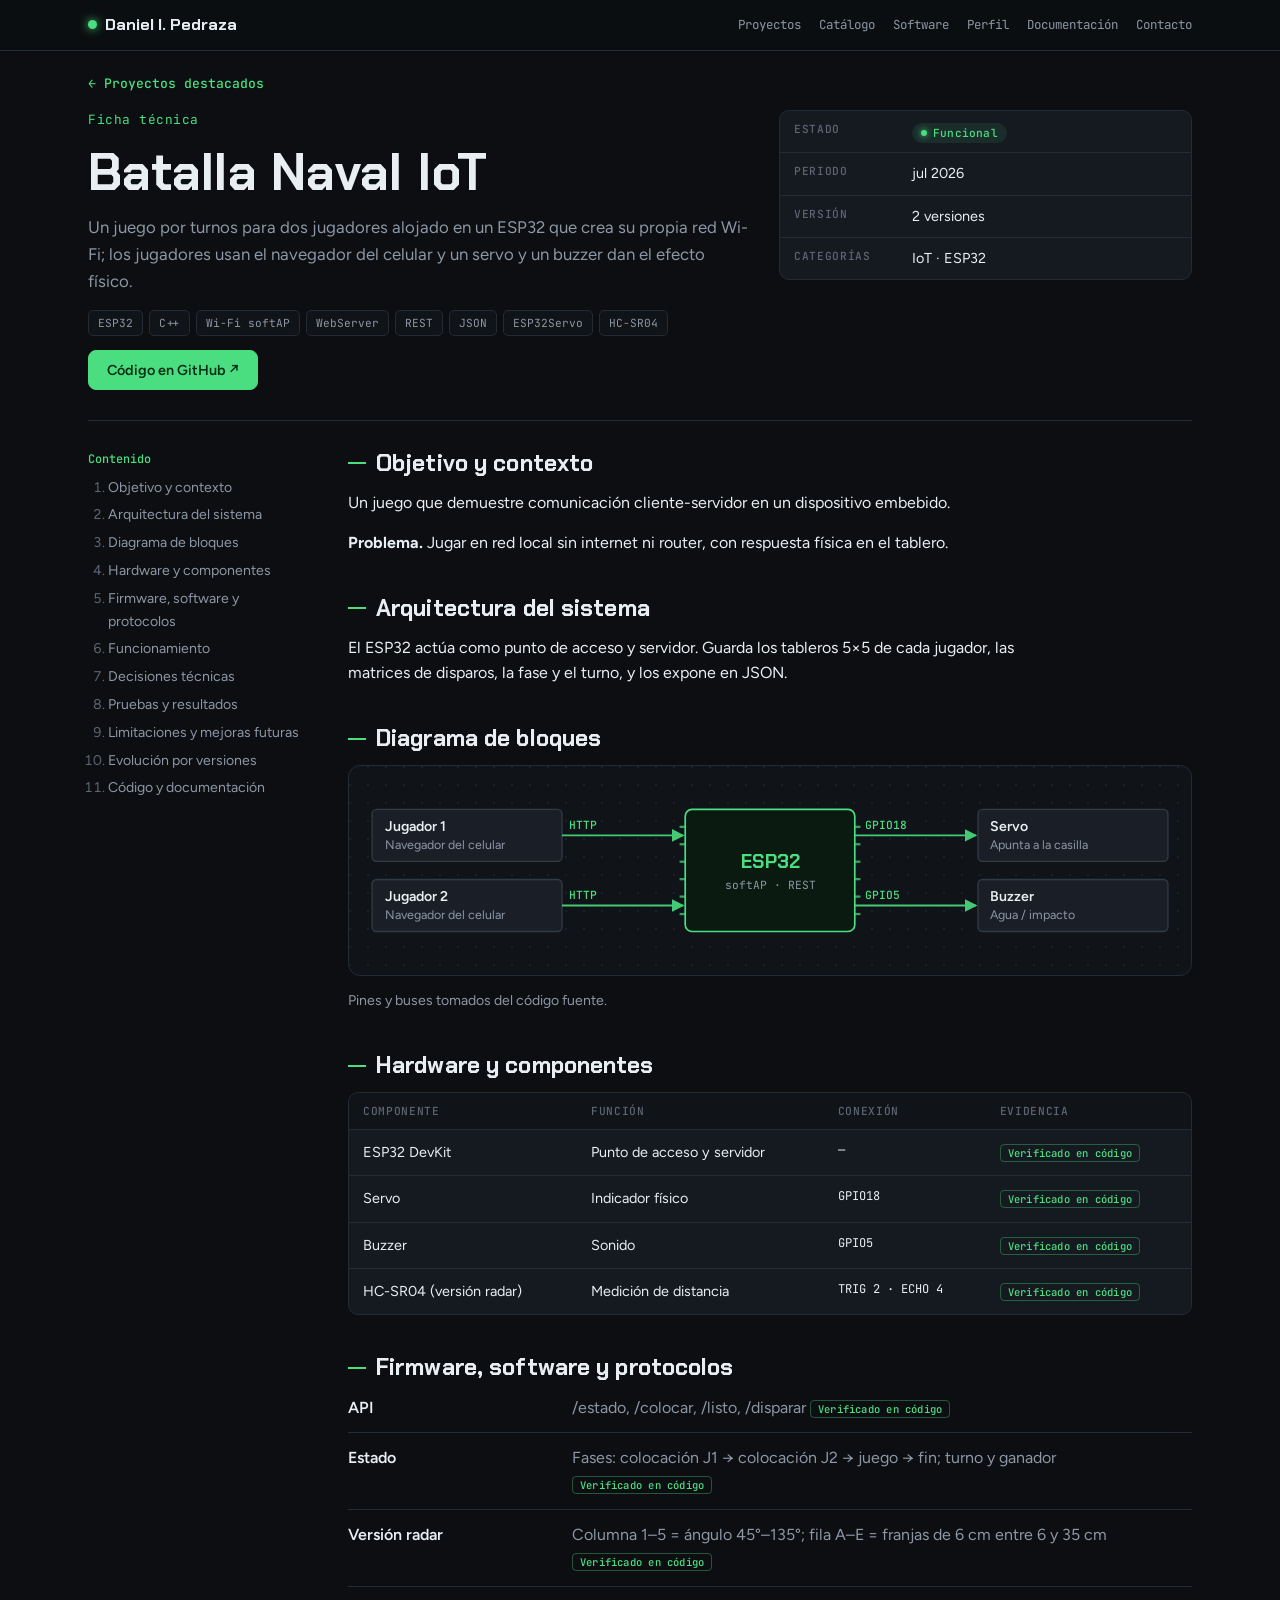
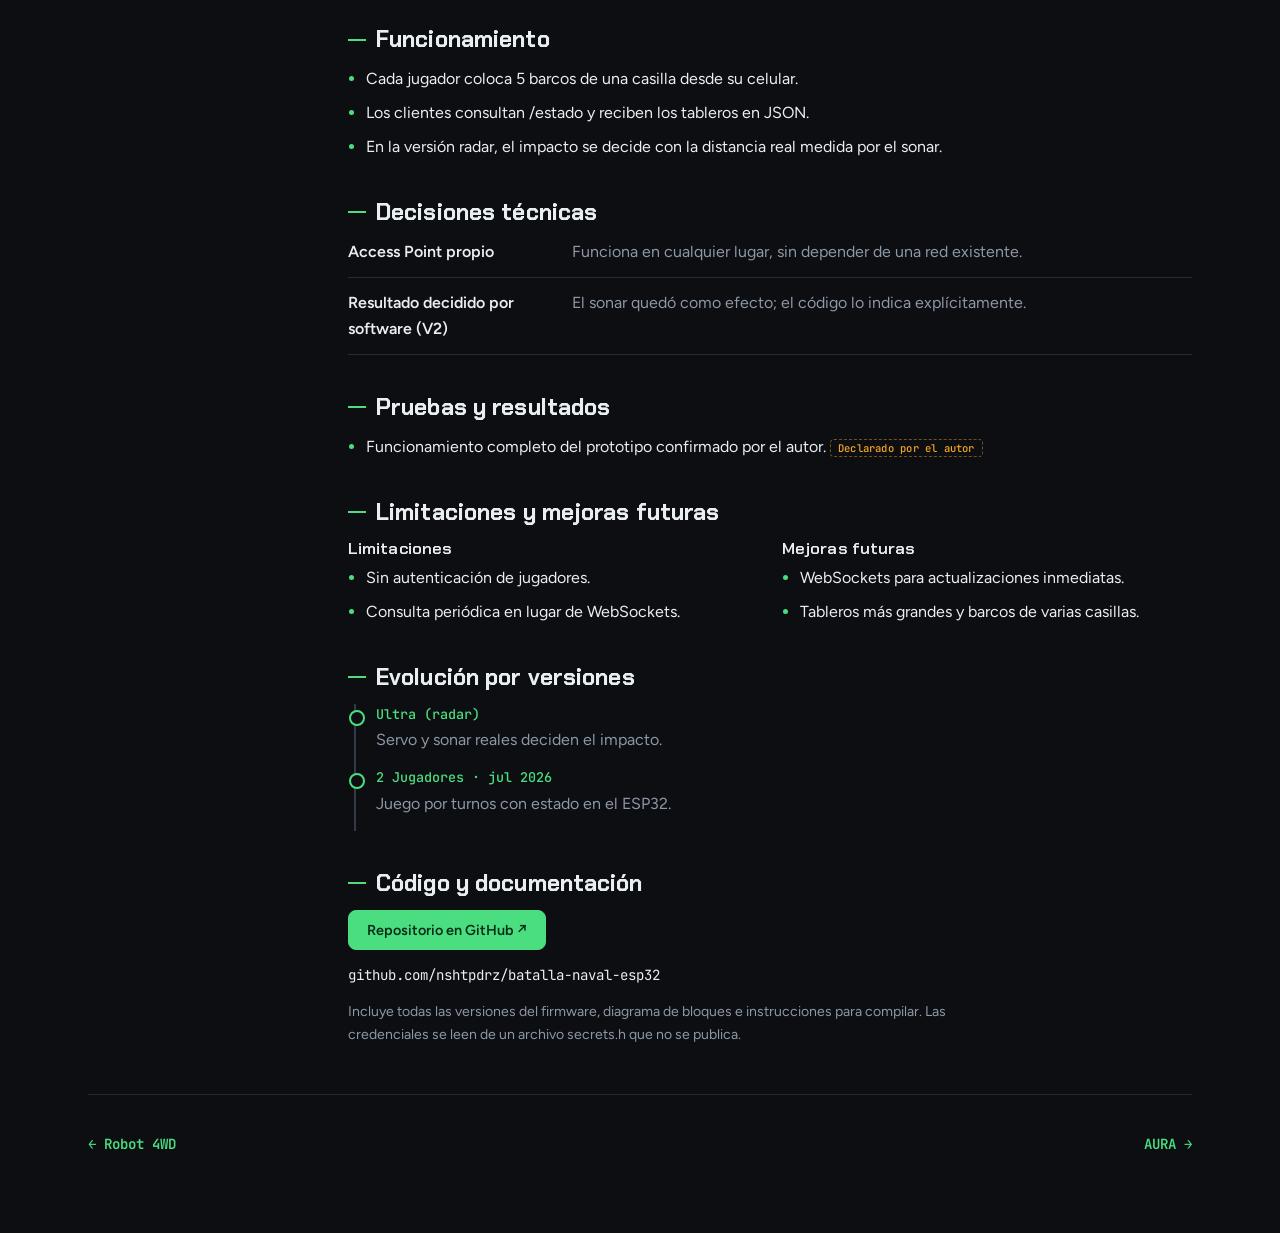
<file: proyectos/batalla-naval.html>
<!doctype html>
<html lang="es"><head><meta charset="utf-8"><meta name="viewport" content="width=device-width, initial-scale=1, viewport-fit=cover">
<title>Batalla Naval · Ficha técnica</title>
<meta name="claude:viewport-fit-sides" content="cover">
<meta name="description" content="Un juego por turnos para dos jugadores alojado en un ESP32 que crea su propia red Wi-Fi; los jugadores usan el navegador del celular y un servo y un buzzer dan el efecto físico.">
<link rel="preconnect" href="https://fonts.googleapis.com"><link rel="preconnect" href="https://fonts.gstatic.com" crossorigin><link rel="stylesheet" href="https://fonts.googleapis.com/css2?family=Chakra+Petch:wght@500;600;700&family=Figtree:wght@400;500;600;700&family=JetBrains+Mono:wght@400;500;700&display=swap"><link rel="stylesheet" href="../assets/styles.css"></head>
<body>
<nav class="top" aria-label="Navegación principal"><div class="in"><a class="brand" href="../index.html">Daniel I. Pedraza</a><div class="links"><a href="../index.html#destacados">Proyectos</a><a href="../index.html#catalogo">Catálogo</a><a href="../index.html#software">Software</a><a href="../index.html#perfil">Perfil</a><a href="../index.html#documentacion">Documentación</a><a href="../index.html#contacto">Contacto</a></div></div></nav>
<main class="wrap ficha">
  <p class="crumb"><a href="../index.html#destacados">← Proyectos destacados</a></p>
  <header class="fhead">
    <div class="fh-main">
      <span class="eyebrow">Ficha técnica</span>
      <h1>Batalla Naval IoT</h1>
      <p class="lede">Un juego por turnos para dos jugadores alojado en un ESP32 que crea su propia red Wi-Fi; los jugadores usan el navegador del celular y un servo y un buzzer dan el efecto físico.</p>
      <div class="chips"><span>ESP32</span><span>C++</span><span>Wi-Fi softAP</span><span>WebServer</span><span>REST</span><span>JSON</span><span>ESP32Servo</span><span>HC-SR04</span></div>
      <p><a class="btn" href="https://github.com/nshtpdrz/batalla-naval-esp32" target="_blank" rel="noopener">Código en GitHub ↗</a></p>
    </div>
    <dl class="specs"><div><dt>Estado</dt><dd><span class="st st-funcional" title="Terminado y funcionando">Funcional</span></dd></div><div><dt>Periodo</dt><dd>jul 2026</dd></div><div><dt>Versión</dt><dd>2 versiones</dd></div><div><dt>Categorías</dt><dd>IoT · ESP32</dd></div></dl>
  </header>
  <div class="fgrid">
    <aside class="toc" aria-label="Contenido de la ficha"><h2>Contenido</h2><ol><li><a href="#objetivo">Objetivo y contexto</a></li><li><a href="#arquitectura">Arquitectura del sistema</a></li><li><a href="#diagrama">Diagrama de bloques</a></li><li><a href="#hardware">Hardware y componentes</a></li><li><a href="#software">Firmware, software y protocolos</a></li><li><a href="#funcionamiento">Funcionamiento</a></li><li><a href="#decisiones">Decisiones técnicas</a></li><li><a href="#pruebas">Pruebas y resultados</a></li><li><a href="#limitaciones">Limitaciones y mejoras futuras</a></li><li><a href="#evolucion">Evolución por versiones</a></li><li><a href="#codigo">Código y documentación</a></li></ol></aside>
    <div class="fcontent"><section class="fs" id="objetivo"><h2>Objetivo y contexto</h2><p>Un juego que demuestre comunicación cliente-servidor en un dispositivo embebido.</p><p><b>Problema.</b> Jugar en red local sin internet ni router, con respuesta física en el tablero.</p></section><section class="fs" id="arquitectura"><h2>Arquitectura del sistema</h2><p>El ESP32 actúa como punto de acceso y servidor. Guarda los tableros 5×5 de cada jugador, las matrices de disparos, la fase y el turno, y los expone en JSON.</p></section><section class="fs" id="diagrama"><h2>Diagrama de bloques</h2><figure class="diagbox"><svg viewBox="0 0 720 160" role="img" aria-labelledby="dg-batalla-naval" class="diag"><title id="dg-batalla-naval">Diagrama de bloques: Jugador 1, Jugador 2 hacia ESP32 hacia Servo, Buzzer</title><defs><marker id="ah-batalla-naval" viewBox="0 0 8 8" refX="7" refY="4" markerWidth="7" markerHeight="7" orient="auto-start-reverse"><path d="M0,0 L8,4 L0,8 z" class="d-arrowhead"/></marker></defs><rect x="8" y="26.0" width="168" height="46" rx="4" class="d-box"/><text x="19" y="45.0" class="d-t">Jugador 1</text><text x="19" y="61.0" class="d-s">Navegador del celular</text><path d="M176,49.0 H230.5 V49.0 H283.0" class="d-wire" marker-end="url(#ah-batalla-naval)"/><text x="182" y="43.0" class="d-bus">HTTP</text><rect x="8" y="88.0" width="168" height="46" rx="4" class="d-box"/><text x="19" y="107.0" class="d-t">Jugador 2</text><text x="19" y="123.0" class="d-s">Navegador del celular</text><path d="M176,111.0 H230.5 V111.0 H283.0" class="d-wire" marker-end="url(#ah-batalla-naval)"/><text x="182" y="105.0" class="d-bus">HTTP</text><rect x="544" y="26.0" width="168" height="46" rx="4" class="d-box"/><text x="555" y="45.0" class="d-t">Servo</text><text x="555" y="61.0" class="d-s">Apunta a la casilla</text><path d="M435.0,49.0 H489.5 V49.0 H542" class="d-wire" marker-end="url(#ah-batalla-naval)"/><text x="444.0" y="43.0" class="d-bus">GPIO18</text><rect x="544" y="88.0" width="168" height="46" rx="4" class="d-box"/><text x="555" y="107.0" class="d-t">Buzzer</text><text x="555" y="123.0" class="d-s">Agua / impacto</text><path d="M435.0,111.0 H489.5 V111.0 H542" class="d-wire" marker-end="url(#ah-batalla-naval)"/><text x="444.0" y="105.0" class="d-bus">GPIO5</text><rect x="285.0" y="26.0" width="150" height="108" rx="6" class="d-mcu"/><line x1="280.0" y1="41.42857142857143" x2="285.0" y2="41.42857142857143" class="d-pin"/><line x1="435.0" y1="41.42857142857143" x2="440.0" y2="41.42857142857143" class="d-pin"/><line x1="280.0" y1="56.85714285714286" x2="285.0" y2="56.85714285714286" class="d-pin"/><line x1="435.0" y1="56.85714285714286" x2="440.0" y2="56.85714285714286" class="d-pin"/><line x1="280.0" y1="72.28571428571428" x2="285.0" y2="72.28571428571428" class="d-pin"/><line x1="435.0" y1="72.28571428571428" x2="440.0" y2="72.28571428571428" class="d-pin"/><line x1="280.0" y1="87.71428571428572" x2="285.0" y2="87.71428571428572" class="d-pin"/><line x1="435.0" y1="87.71428571428572" x2="440.0" y2="87.71428571428572" class="d-pin"/><line x1="280.0" y1="103.14285714285714" x2="285.0" y2="103.14285714285714" class="d-pin"/><line x1="435.0" y1="103.14285714285714" x2="440.0" y2="103.14285714285714" class="d-pin"/><line x1="280.0" y1="118.57142857142857" x2="285.0" y2="118.57142857142857" class="d-pin"/><line x1="435.0" y1="118.57142857142857" x2="440.0" y2="118.57142857142857" class="d-pin"/><text x="360.0" y="78.0" text-anchor="middle" class="d-mt">ESP32</text><text x="360.0" y="96.0" text-anchor="middle" class="d-ms">softAP · REST</text></svg></figure><p class="small muted">Pines y buses tomados del código fuente.</p></section><section class="fs" id="hardware"><h2>Hardware y componentes</h2><div class="tablebox"><table><thead><tr><th>Componente</th><th>Función</th><th>Conexión</th><th>Evidencia</th></tr></thead><tbody><tr><td>ESP32 DevKit</td><td>Punto de acceso y servidor</td><td class='mono'>—</td><td><span class="ev ev-codigo">Verificado en código</span></td></tr><tr><td>Servo</td><td>Indicador físico</td><td class='mono'>GPIO18</td><td><span class="ev ev-codigo">Verificado en código</span></td></tr><tr><td>Buzzer</td><td>Sonido</td><td class='mono'>GPIO5</td><td><span class="ev ev-codigo">Verificado en código</span></td></tr><tr><td>HC-SR04 (versión radar)</td><td>Medición de distancia</td><td class='mono'>TRIG 2 · ECHO 4</td><td><span class="ev ev-codigo">Verificado en código</span></td></tr></tbody></table></div></section><section class="fs" id="software"><h2>Firmware, software y protocolos</h2><dl class="defs"><div><dt>API</dt><dd>/estado, /colocar, /listo, /disparar <span class="ev ev-codigo">Verificado en código</span></dd></div><div><dt>Estado</dt><dd>Fases: colocación J1 → colocación J2 → juego → fin; turno y ganador <span class="ev ev-codigo">Verificado en código</span></dd></div><div><dt>Versión radar</dt><dd>Columna 1–5 = ángulo 45°–135°; fila A–E = franjas de 6 cm entre 6 y 35 cm <span class="ev ev-codigo">Verificado en código</span></dd></div></dl></section><section class="fs" id="funcionamiento"><h2>Funcionamiento</h2><ul class='pts'><li>Cada jugador coloca 5 barcos de una casilla desde su celular.</li><li>Los clientes consultan /estado y reciben los tableros en JSON.</li><li>En la versión radar, el impacto se decide con la distancia real medida por el sonar.</li></ul></section><section class="fs" id="decisiones"><h2>Decisiones técnicas</h2><dl class="defs"><div><dt>Access Point propio</dt><dd>Funciona en cualquier lugar, sin depender de una red existente.</dd></div><div><dt>Resultado decidido por software (V2)</dt><dd>El sonar quedó como efecto; el código lo indica explícitamente.</dd></div></dl></section><section class="fs" id="pruebas"><h2>Pruebas y resultados</h2><ul class='pts'><li>Funcionamiento completo del prototipo confirmado por el autor. <span class="ev ev-declarado">Declarado por el autor</span></li></ul></section><section class="fs" id="limitaciones"><h2>Limitaciones y mejoras futuras</h2><div class='two'><div><h3>Limitaciones</h3><ul class='pts'><li>Sin autenticación de jugadores.</li><li>Consulta periódica en lugar de WebSockets.</li></ul></div><div><h3>Mejoras futuras</h3><ul class='pts'><li>WebSockets para actualizaciones inmediatas.</li><li>Tableros más grandes y barcos de varias casillas.</li></ul></div></div></section><section class="fs" id="evolucion"><h2>Evolución por versiones</h2><ol class='evo'><li><span class='mono'>Ultra (radar)</span><p>Servo y sonar reales deciden el impacto.</p></li><li><span class='mono'>2 Jugadores · jul 2026</span><p>Juego por turnos con estado en el ESP32.</p></li></ol></section><section class="fs" id="codigo"><h2>Código y documentación</h2><p><a class="btn" href="https://github.com/nshtpdrz/batalla-naval-esp32" target="_blank" rel="noopener">Repositorio en GitHub ↗</a></p><p class="mono small">github.com/nshtpdrz/batalla-naval-esp32</p><p class='small muted'>Incluye todas las versiones del firmware, diagrama de bloques e instrucciones para compilar. Las credenciales se leen de un archivo secrets.h que no se publica.</p></section></div>
  </div>
  <nav class="pn" aria-label="Otras fichas"><a href="robot-4wd.html">← Robot 4WD</a><a href="aura.html">AURA →</a></nav>
</main>
</body></html>
</file>
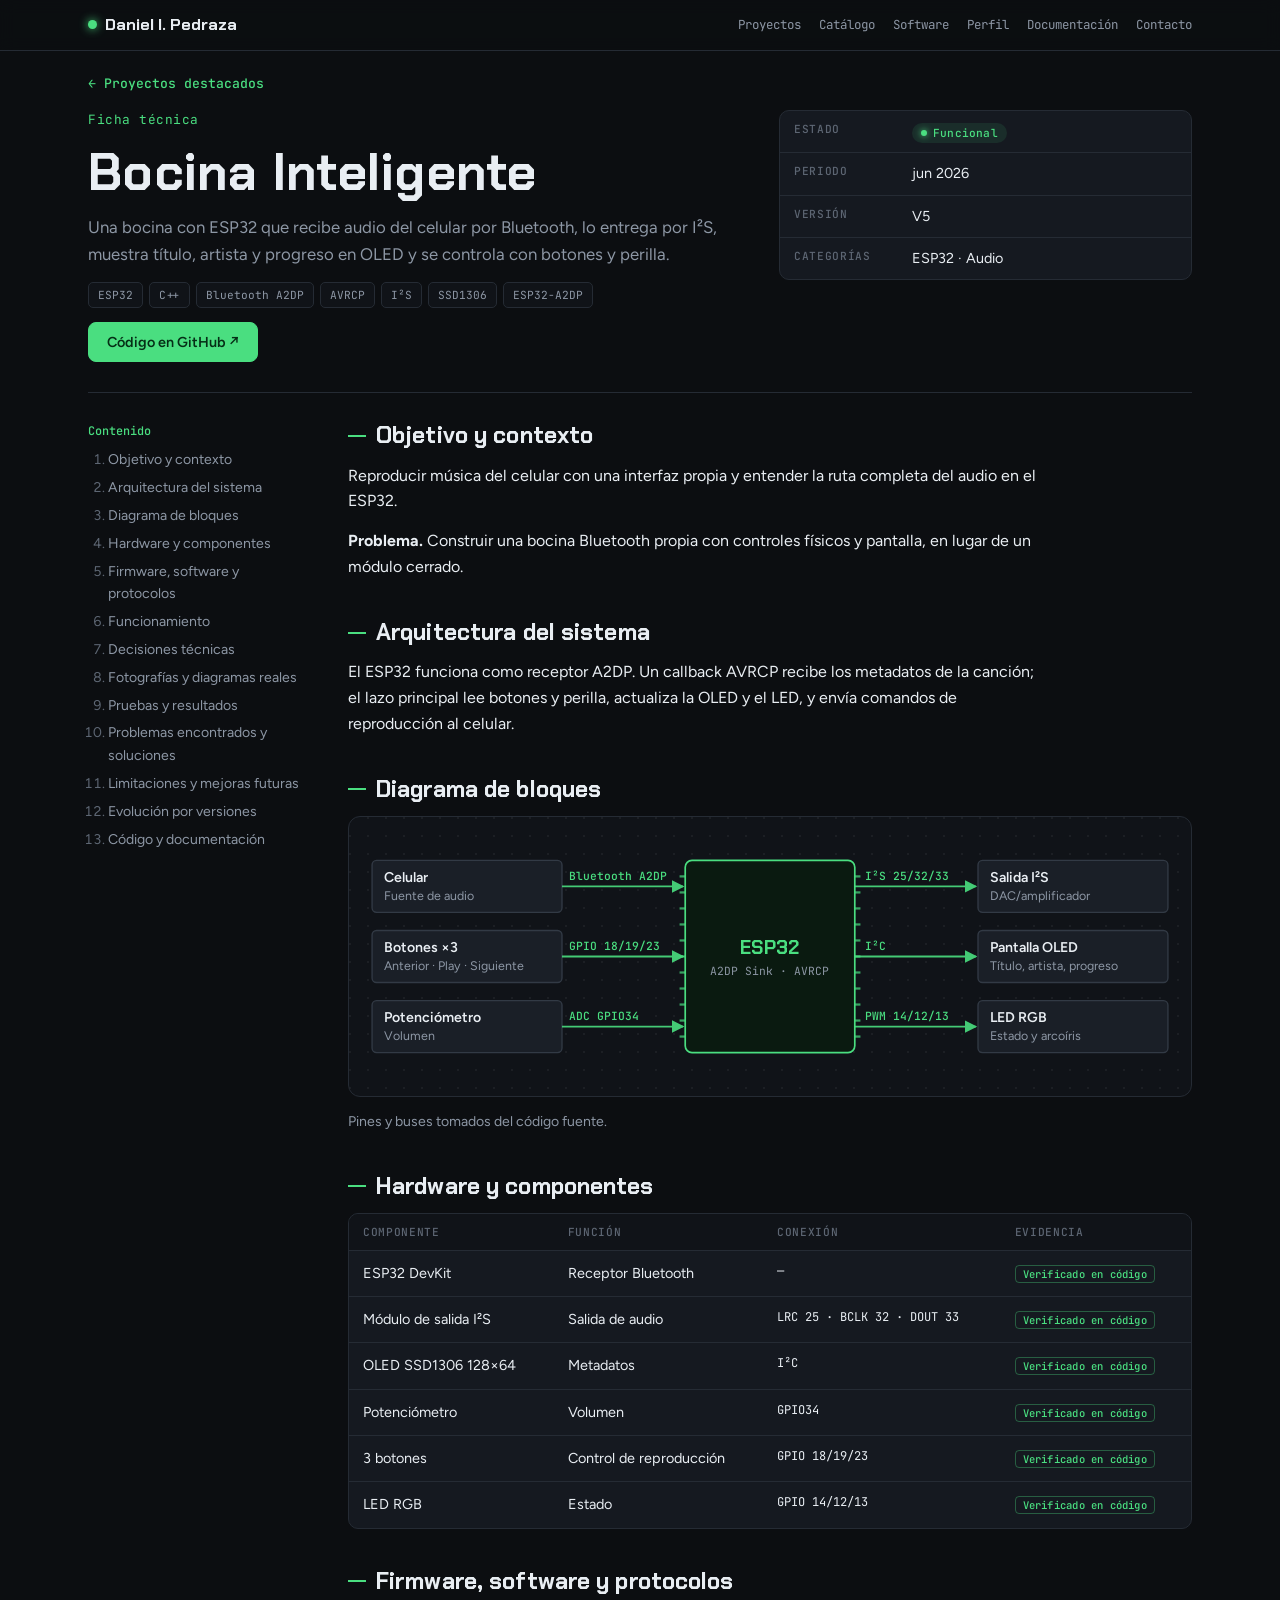
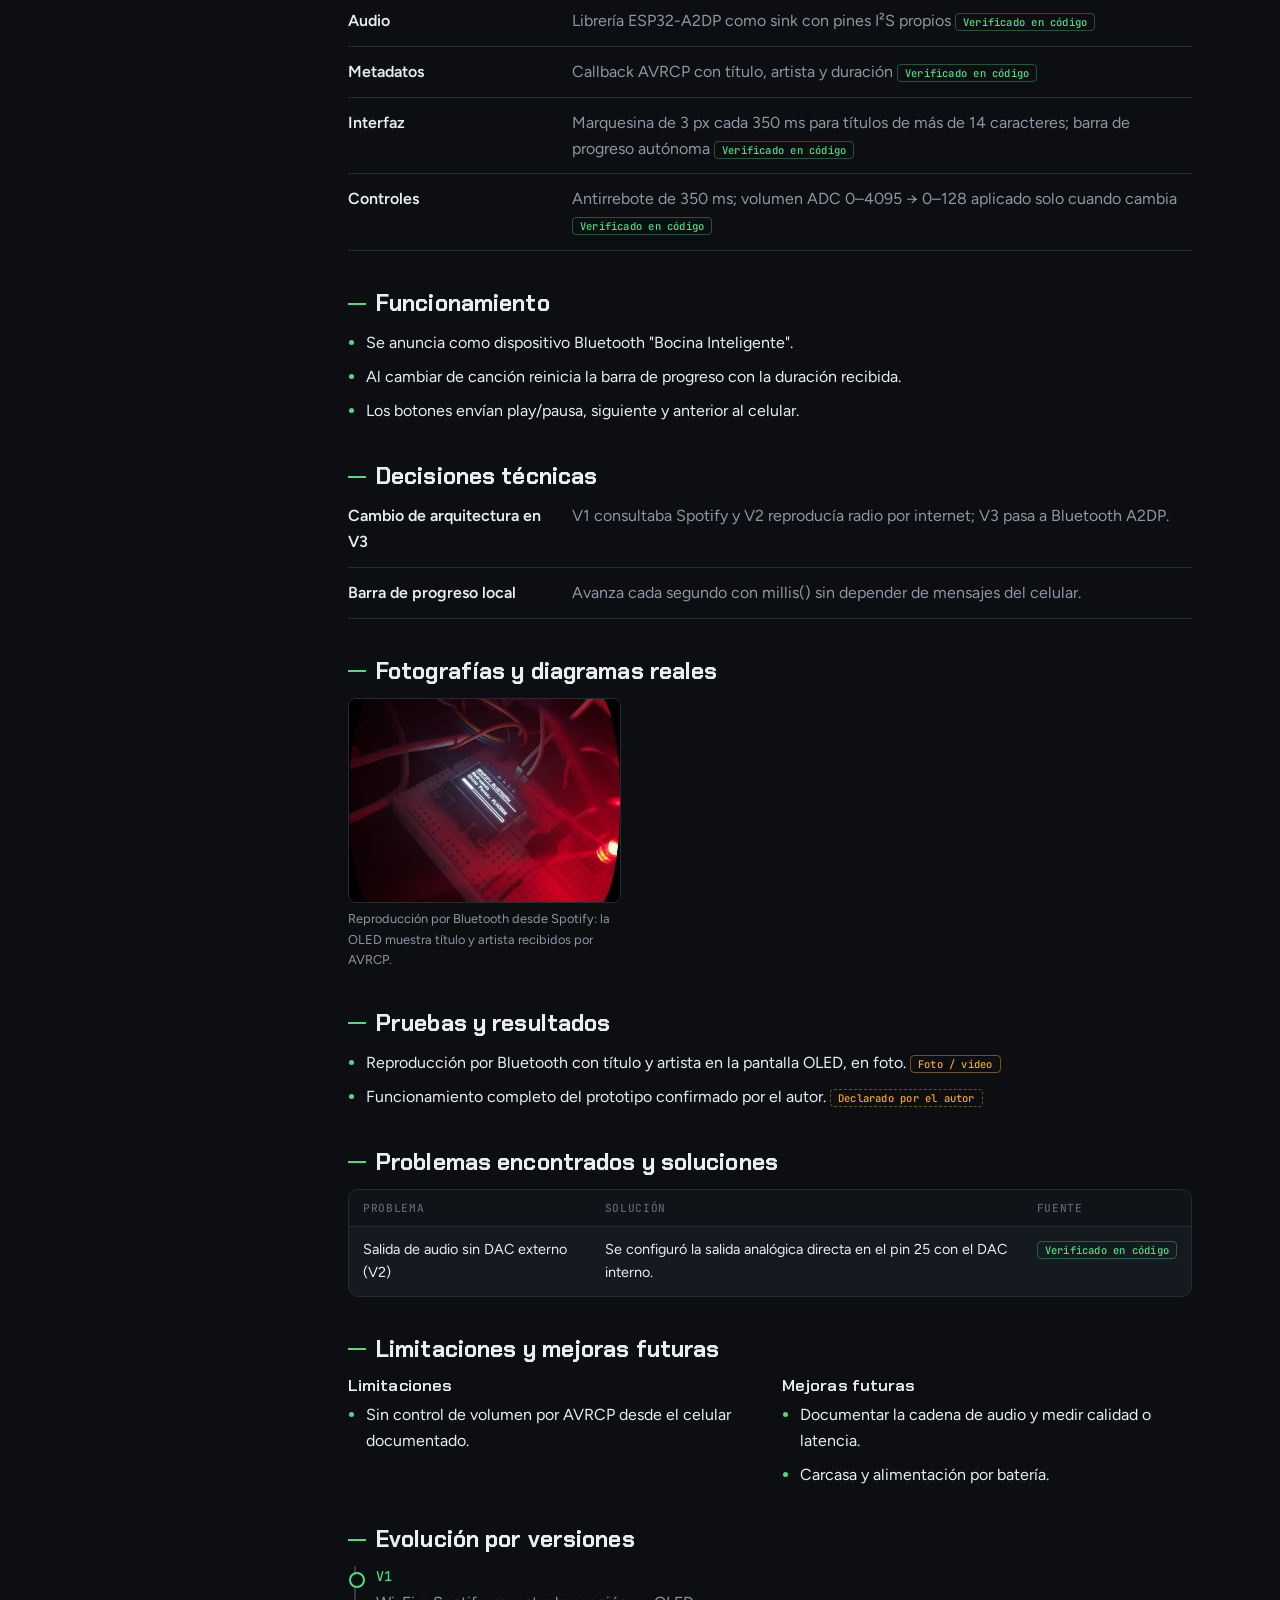
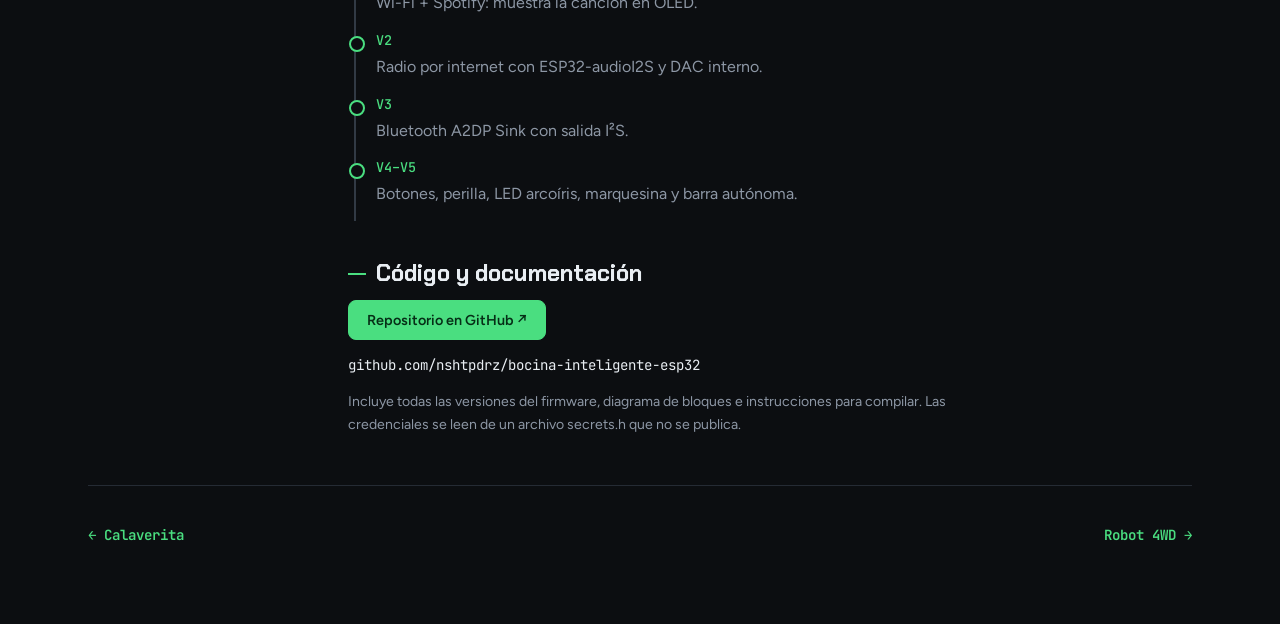
<file: proyectos/bocina.html>
<!doctype html>
<html lang="es"><head><meta charset="utf-8"><meta name="viewport" content="width=device-width, initial-scale=1, viewport-fit=cover">
<title>Bocina Inteligente · Ficha técnica</title>
<meta name="claude:viewport-fit-sides" content="cover">
<meta name="description" content="Una bocina con ESP32 que recibe audio del celular por Bluetooth, lo entrega por I²S, muestra título, artista y progreso en OLED y se controla con botones y perilla.">
<link rel="preconnect" href="https://fonts.googleapis.com"><link rel="preconnect" href="https://fonts.gstatic.com" crossorigin><link rel="stylesheet" href="https://fonts.googleapis.com/css2?family=Chakra+Petch:wght@500;600;700&family=Figtree:wght@400;500;600;700&family=JetBrains+Mono:wght@400;500;700&display=swap"><link rel="stylesheet" href="../assets/styles.css"></head>
<body>
<nav class="top" aria-label="Navegación principal"><div class="in"><a class="brand" href="../index.html">Daniel I. Pedraza</a><div class="links"><a href="../index.html#destacados">Proyectos</a><a href="../index.html#catalogo">Catálogo</a><a href="../index.html#software">Software</a><a href="../index.html#perfil">Perfil</a><a href="../index.html#documentacion">Documentación</a><a href="../index.html#contacto">Contacto</a></div></div></nav>
<main class="wrap ficha">
  <p class="crumb"><a href="../index.html#destacados">← Proyectos destacados</a></p>
  <header class="fhead">
    <div class="fh-main">
      <span class="eyebrow">Ficha técnica</span>
      <h1>Bocina Inteligente</h1>
      <p class="lede">Una bocina con ESP32 que recibe audio del celular por Bluetooth, lo entrega por I²S, muestra título, artista y progreso en OLED y se controla con botones y perilla.</p>
      <div class="chips"><span>ESP32</span><span>C++</span><span>Bluetooth A2DP</span><span>AVRCP</span><span>I²S</span><span>SSD1306</span><span>ESP32-A2DP</span></div>
      <p><a class="btn" href="https://github.com/nshtpdrz/bocina-inteligente-esp32" target="_blank" rel="noopener">Código en GitHub ↗</a></p>
    </div>
    <dl class="specs"><div><dt>Estado</dt><dd><span class="st st-funcional" title="Terminado y funcionando">Funcional</span></dd></div><div><dt>Periodo</dt><dd>jun 2026</dd></div><div><dt>Versión</dt><dd>V5</dd></div><div><dt>Categorías</dt><dd>ESP32 · Audio</dd></div></dl>
  </header>
  <div class="fgrid">
    <aside class="toc" aria-label="Contenido de la ficha"><h2>Contenido</h2><ol><li><a href="#objetivo">Objetivo y contexto</a></li><li><a href="#arquitectura">Arquitectura del sistema</a></li><li><a href="#diagrama">Diagrama de bloques</a></li><li><a href="#hardware">Hardware y componentes</a></li><li><a href="#software">Firmware, software y protocolos</a></li><li><a href="#funcionamiento">Funcionamiento</a></li><li><a href="#decisiones">Decisiones técnicas</a></li><li><a href="#evidencia">Fotografías y diagramas reales</a></li><li><a href="#pruebas">Pruebas y resultados</a></li><li><a href="#problemas">Problemas encontrados y soluciones</a></li><li><a href="#limitaciones">Limitaciones y mejoras futuras</a></li><li><a href="#evolucion">Evolución por versiones</a></li><li><a href="#codigo">Código y documentación</a></li></ol></aside>
    <div class="fcontent"><section class="fs" id="objetivo"><h2>Objetivo y contexto</h2><p>Reproducir música del celular con una interfaz propia y entender la ruta completa del audio en el ESP32.</p><p><b>Problema.</b> Construir una bocina Bluetooth propia con controles físicos y pantalla, en lugar de un módulo cerrado.</p></section><section class="fs" id="arquitectura"><h2>Arquitectura del sistema</h2><p>El ESP32 funciona como receptor A2DP. Un callback AVRCP recibe los metadatos de la canción; el lazo principal lee botones y perilla, actualiza la OLED y el LED, y envía comandos de reproducción al celular.</p></section><section class="fs" id="diagrama"><h2>Diagrama de bloques</h2><figure class="diagbox"><svg viewBox="0 0 720 222" role="img" aria-labelledby="dg-bocina" class="diag"><title id="dg-bocina">Diagrama de bloques: Celular, Botones ×3, Potenciómetro hacia ESP32 hacia Salida I²S, Pantalla OLED, LED RGB</title><defs><marker id="ah-bocina" viewBox="0 0 8 8" refX="7" refY="4" markerWidth="7" markerHeight="7" orient="auto-start-reverse"><path d="M0,0 L8,4 L0,8 z" class="d-arrowhead"/></marker></defs><rect x="8" y="26.0" width="168" height="46" rx="4" class="d-box"/><text x="19" y="45.0" class="d-t">Celular</text><text x="19" y="61.0" class="d-s">Fuente de audio</text><path d="M176,49.0 H230.5 V49.0 H283.0" class="d-wire" marker-end="url(#ah-bocina)"/><text x="182" y="43.0" class="d-bus">Bluetooth A2DP</text><rect x="8" y="88.0" width="168" height="46" rx="4" class="d-box"/><text x="19" y="107.0" class="d-t">Botones ×3</text><text x="19" y="123.0" class="d-s">Anterior · Play · Siguiente</text><path d="M176,111.0 H230.5 V111.0 H283.0" class="d-wire" marker-end="url(#ah-bocina)"/><text x="182" y="105.0" class="d-bus">GPIO 18/19/23</text><rect x="8" y="150.0" width="168" height="46" rx="4" class="d-box"/><text x="19" y="169.0" class="d-t">Potenciómetro</text><text x="19" y="185.0" class="d-s">Volumen</text><path d="M176,173.0 H230.5 V173.0 H283.0" class="d-wire" marker-end="url(#ah-bocina)"/><text x="182" y="167.0" class="d-bus">ADC GPIO34</text><rect x="544" y="26.0" width="168" height="46" rx="4" class="d-box"/><text x="555" y="45.0" class="d-t">Salida I²S</text><text x="555" y="61.0" class="d-s">DAC/amplificador</text><path d="M435.0,49.0 H489.5 V49.0 H542" class="d-wire" marker-end="url(#ah-bocina)"/><text x="444.0" y="43.0" class="d-bus">I²S 25/32/33</text><rect x="544" y="88.0" width="168" height="46" rx="4" class="d-box"/><text x="555" y="107.0" class="d-t">Pantalla OLED</text><text x="555" y="123.0" class="d-s">Título, artista, progreso</text><path d="M435.0,111.0 H489.5 V111.0 H542" class="d-wire" marker-end="url(#ah-bocina)"/><text x="444.0" y="105.0" class="d-bus">I²C</text><rect x="544" y="150.0" width="168" height="46" rx="4" class="d-box"/><text x="555" y="169.0" class="d-t">LED RGB</text><text x="555" y="185.0" class="d-s">Estado y arcoíris</text><path d="M435.0,173.0 H489.5 V173.0 H542" class="d-wire" marker-end="url(#ah-bocina)"/><text x="444.0" y="167.0" class="d-bus">PWM 14/12/13</text><rect x="285.0" y="26.0" width="150" height="170" rx="6" class="d-mcu"/><line x1="280.0" y1="40.166666666666664" x2="285.0" y2="40.166666666666664" class="d-pin"/><line x1="435.0" y1="40.166666666666664" x2="440.0" y2="40.166666666666664" class="d-pin"/><line x1="280.0" y1="54.33333333333333" x2="285.0" y2="54.33333333333333" class="d-pin"/><line x1="435.0" y1="54.33333333333333" x2="440.0" y2="54.33333333333333" class="d-pin"/><line x1="280.0" y1="68.5" x2="285.0" y2="68.5" class="d-pin"/><line x1="435.0" y1="68.5" x2="440.0" y2="68.5" class="d-pin"/><line x1="280.0" y1="82.66666666666666" x2="285.0" y2="82.66666666666666" class="d-pin"/><line x1="435.0" y1="82.66666666666666" x2="440.0" y2="82.66666666666666" class="d-pin"/><line x1="280.0" y1="96.83333333333333" x2="285.0" y2="96.83333333333333" class="d-pin"/><line x1="435.0" y1="96.83333333333333" x2="440.0" y2="96.83333333333333" class="d-pin"/><line x1="280.0" y1="111.0" x2="285.0" y2="111.0" class="d-pin"/><line x1="435.0" y1="111.0" x2="440.0" y2="111.0" class="d-pin"/><line x1="280.0" y1="125.16666666666667" x2="285.0" y2="125.16666666666667" class="d-pin"/><line x1="435.0" y1="125.16666666666667" x2="440.0" y2="125.16666666666667" class="d-pin"/><line x1="280.0" y1="139.33333333333331" x2="285.0" y2="139.33333333333331" class="d-pin"/><line x1="435.0" y1="139.33333333333331" x2="440.0" y2="139.33333333333331" class="d-pin"/><line x1="280.0" y1="153.5" x2="285.0" y2="153.5" class="d-pin"/><line x1="435.0" y1="153.5" x2="440.0" y2="153.5" class="d-pin"/><line x1="280.0" y1="167.66666666666666" x2="285.0" y2="167.66666666666666" class="d-pin"/><line x1="435.0" y1="167.66666666666666" x2="440.0" y2="167.66666666666666" class="d-pin"/><line x1="280.0" y1="181.83333333333334" x2="285.0" y2="181.83333333333334" class="d-pin"/><line x1="435.0" y1="181.83333333333334" x2="440.0" y2="181.83333333333334" class="d-pin"/><text x="360.0" y="109.0" text-anchor="middle" class="d-mt">ESP32</text><text x="360.0" y="127.0" text-anchor="middle" class="d-ms">A2DP Sink · AVRCP</text></svg></figure><p class="small muted">Pines y buses tomados del código fuente.</p></section><section class="fs" id="hardware"><h2>Hardware y componentes</h2><div class="tablebox"><table><thead><tr><th>Componente</th><th>Función</th><th>Conexión</th><th>Evidencia</th></tr></thead><tbody><tr><td>ESP32 DevKit</td><td>Receptor Bluetooth</td><td class='mono'>—</td><td><span class="ev ev-codigo">Verificado en código</span></td></tr><tr><td>Módulo de salida I²S</td><td>Salida de audio</td><td class='mono'>LRC 25 · BCLK 32 · DOUT 33</td><td><span class="ev ev-codigo">Verificado en código</span></td></tr><tr><td>OLED SSD1306 128×64</td><td>Metadatos</td><td class='mono'>I²C</td><td><span class="ev ev-codigo">Verificado en código</span></td></tr><tr><td>Potenciómetro</td><td>Volumen</td><td class='mono'>GPIO34</td><td><span class="ev ev-codigo">Verificado en código</span></td></tr><tr><td>3 botones</td><td>Control de reproducción</td><td class='mono'>GPIO 18/19/23</td><td><span class="ev ev-codigo">Verificado en código</span></td></tr><tr><td>LED RGB</td><td>Estado</td><td class='mono'>GPIO 14/12/13</td><td><span class="ev ev-codigo">Verificado en código</span></td></tr></tbody></table></div></section><section class="fs" id="software"><h2>Firmware, software y protocolos</h2><dl class="defs"><div><dt>Audio</dt><dd>Librería ESP32-A2DP como sink con pines I²S propios <span class="ev ev-codigo">Verificado en código</span></dd></div><div><dt>Metadatos</dt><dd>Callback AVRCP con título, artista y duración <span class="ev ev-codigo">Verificado en código</span></dd></div><div><dt>Interfaz</dt><dd>Marquesina de 3 px cada 350 ms para títulos de más de 14 caracteres; barra de progreso autónoma <span class="ev ev-codigo">Verificado en código</span></dd></div><div><dt>Controles</dt><dd>Antirrebote de 350 ms; volumen ADC 0–4095 → 0–128 aplicado solo cuando cambia <span class="ev ev-codigo">Verificado en código</span></dd></div></dl></section><section class="fs" id="funcionamiento"><h2>Funcionamiento</h2><ul class='pts'><li>Se anuncia como dispositivo Bluetooth &quot;Bocina Inteligente&quot;.</li><li>Al cambiar de canción reinicia la barra de progreso con la duración recibida.</li><li>Los botones envían play/pausa, siguiente y anterior al celular.</li></ul></section><section class="fs" id="decisiones"><h2>Decisiones técnicas</h2><dl class="defs"><div><dt>Cambio de arquitectura en V3</dt><dd>V1 consultaba Spotify y V2 reproducía radio por internet; V3 pasa a Bluetooth A2DP.</dd></div><div><dt>Barra de progreso local</dt><dd>Avanza cada segundo con millis() sin depender de mensajes del celular.</dd></div></dl></section><section class="fs" id="evidencia"><h2>Fotografías y diagramas reales</h2><div class="gallery"><figure><img src="../assets/img/bocina-spotify-oled.jpg" alt="Reproducción por Bluetooth desde Spotify: la OLED muestra título y artista recibidos por AVRCP." loading="lazy"><figcaption>Reproducción por Bluetooth desde Spotify: la OLED muestra título y artista recibidos por AVRCP.</figcaption></figure></div></section><section class="fs" id="pruebas"><h2>Pruebas y resultados</h2><ul class='pts'><li>Reproducción por Bluetooth con título y artista en la pantalla OLED, en foto. <span class="ev ev-video">Foto / video</span></li><li>Funcionamiento completo del prototipo confirmado por el autor. <span class="ev ev-declarado">Declarado por el autor</span></li></ul></section><section class="fs" id="problemas"><h2>Problemas encontrados y soluciones</h2><div class="tablebox"><table><thead><tr><th>Problema</th><th>Solución</th><th>Fuente</th></tr></thead><tbody><tr><td>Salida de audio sin DAC externo (V2)</td><td>Se configuró la salida analógica directa en el pin 25 con el DAC interno.</td><td><span class="ev ev-codigo">Verificado en código</span></td></tr></tbody></table></div></section><section class="fs" id="limitaciones"><h2>Limitaciones y mejoras futuras</h2><div class='two'><div><h3>Limitaciones</h3><ul class='pts'><li>Sin control de volumen por AVRCP desde el celular documentado.</li></ul></div><div><h3>Mejoras futuras</h3><ul class='pts'><li>Documentar la cadena de audio y medir calidad o latencia.</li><li>Carcasa y alimentación por batería.</li></ul></div></div></section><section class="fs" id="evolucion"><h2>Evolución por versiones</h2><ol class='evo'><li><span class='mono'>V1</span><p>Wi-Fi + Spotify: muestra la canción en OLED.</p></li><li><span class='mono'>V2</span><p>Radio por internet con ESP32-audioI2S y DAC interno.</p></li><li><span class='mono'>V3</span><p>Bluetooth A2DP Sink con salida I²S.</p></li><li><span class='mono'>V4–V5</span><p>Botones, perilla, LED arcoíris, marquesina y barra autónoma.</p></li></ol></section><section class="fs" id="codigo"><h2>Código y documentación</h2><p><a class="btn" href="https://github.com/nshtpdrz/bocina-inteligente-esp32" target="_blank" rel="noopener">Repositorio en GitHub ↗</a></p><p class="mono small">github.com/nshtpdrz/bocina-inteligente-esp32</p><p class='small muted'>Incluye todas las versiones del firmware, diagrama de bloques e instrucciones para compilar. Las credenciales se leen de un archivo secrets.h que no se publica.</p></section></div>
  </div>
  <nav class="pn" aria-label="Otras fichas"><a href="calaverita.html">← Calaverita</a><a href="robot-4wd.html">Robot 4WD →</a></nav>
</main>
</body></html>
</file>
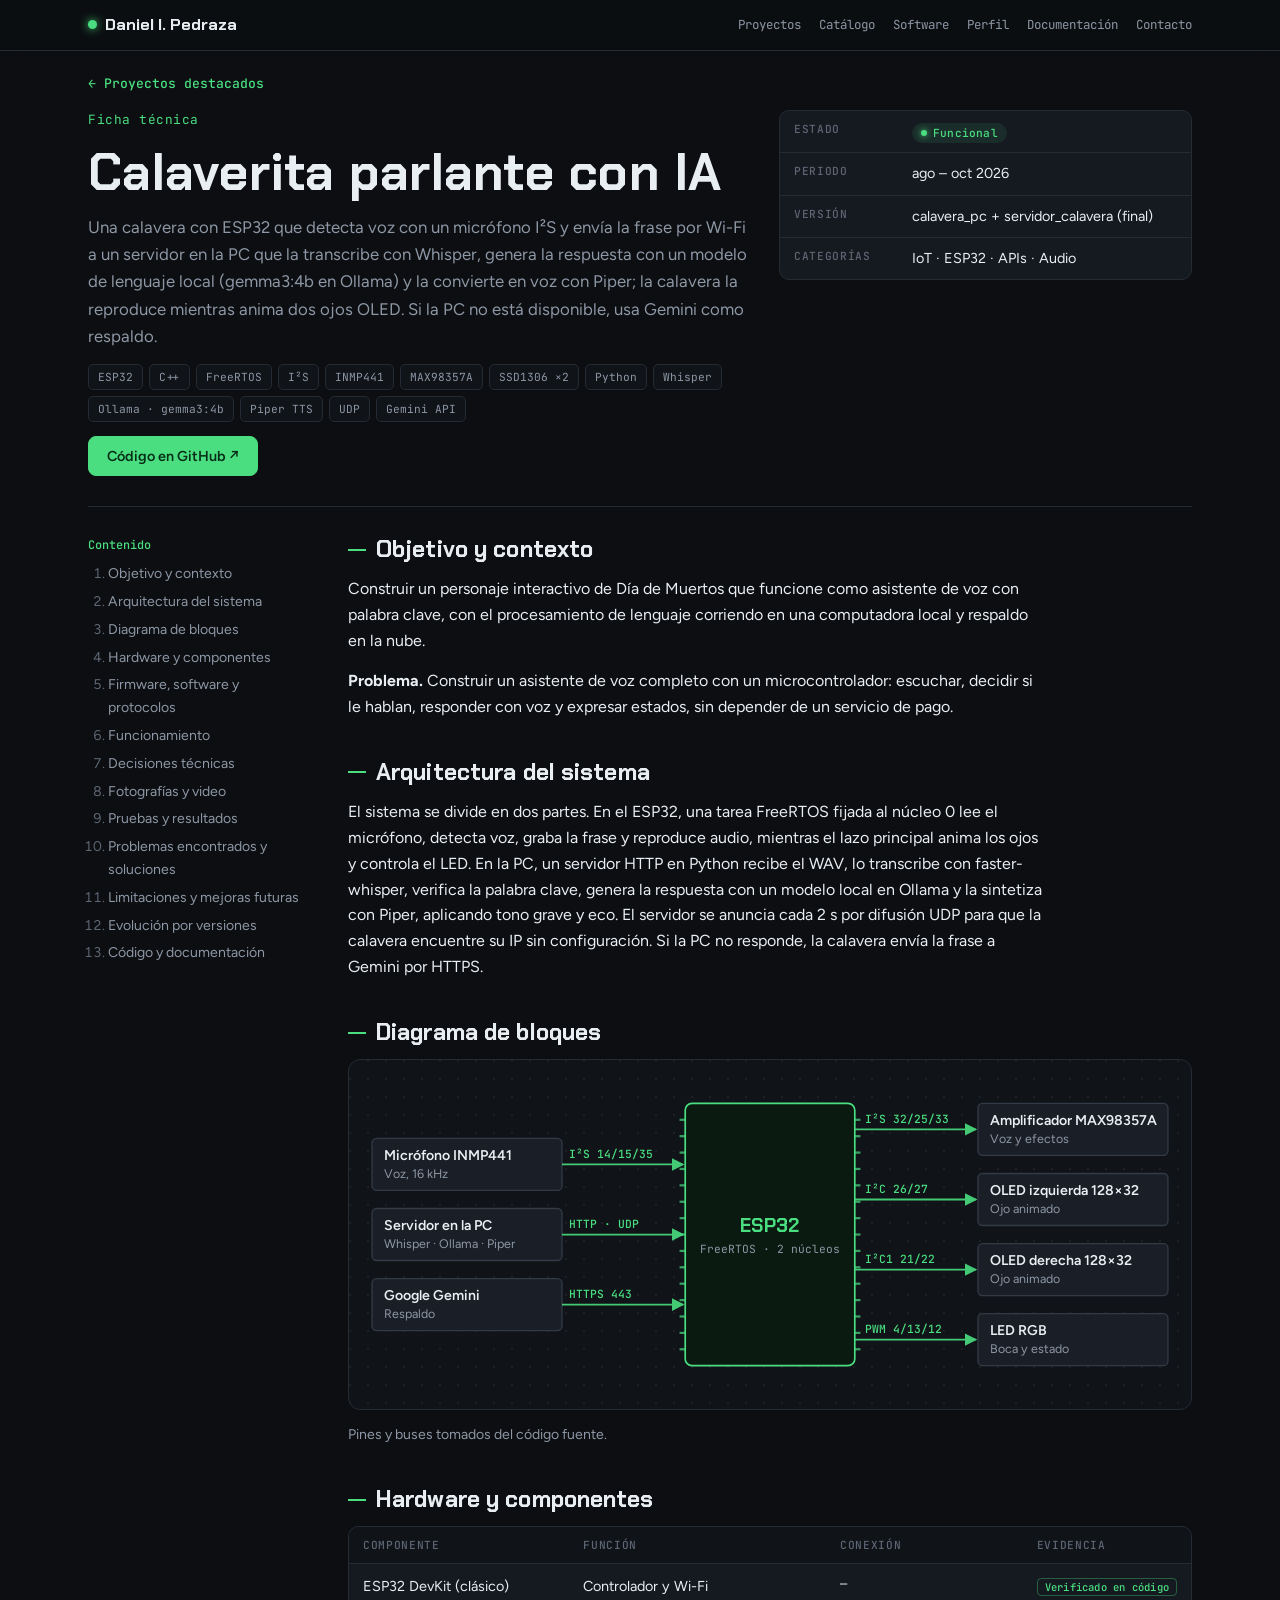
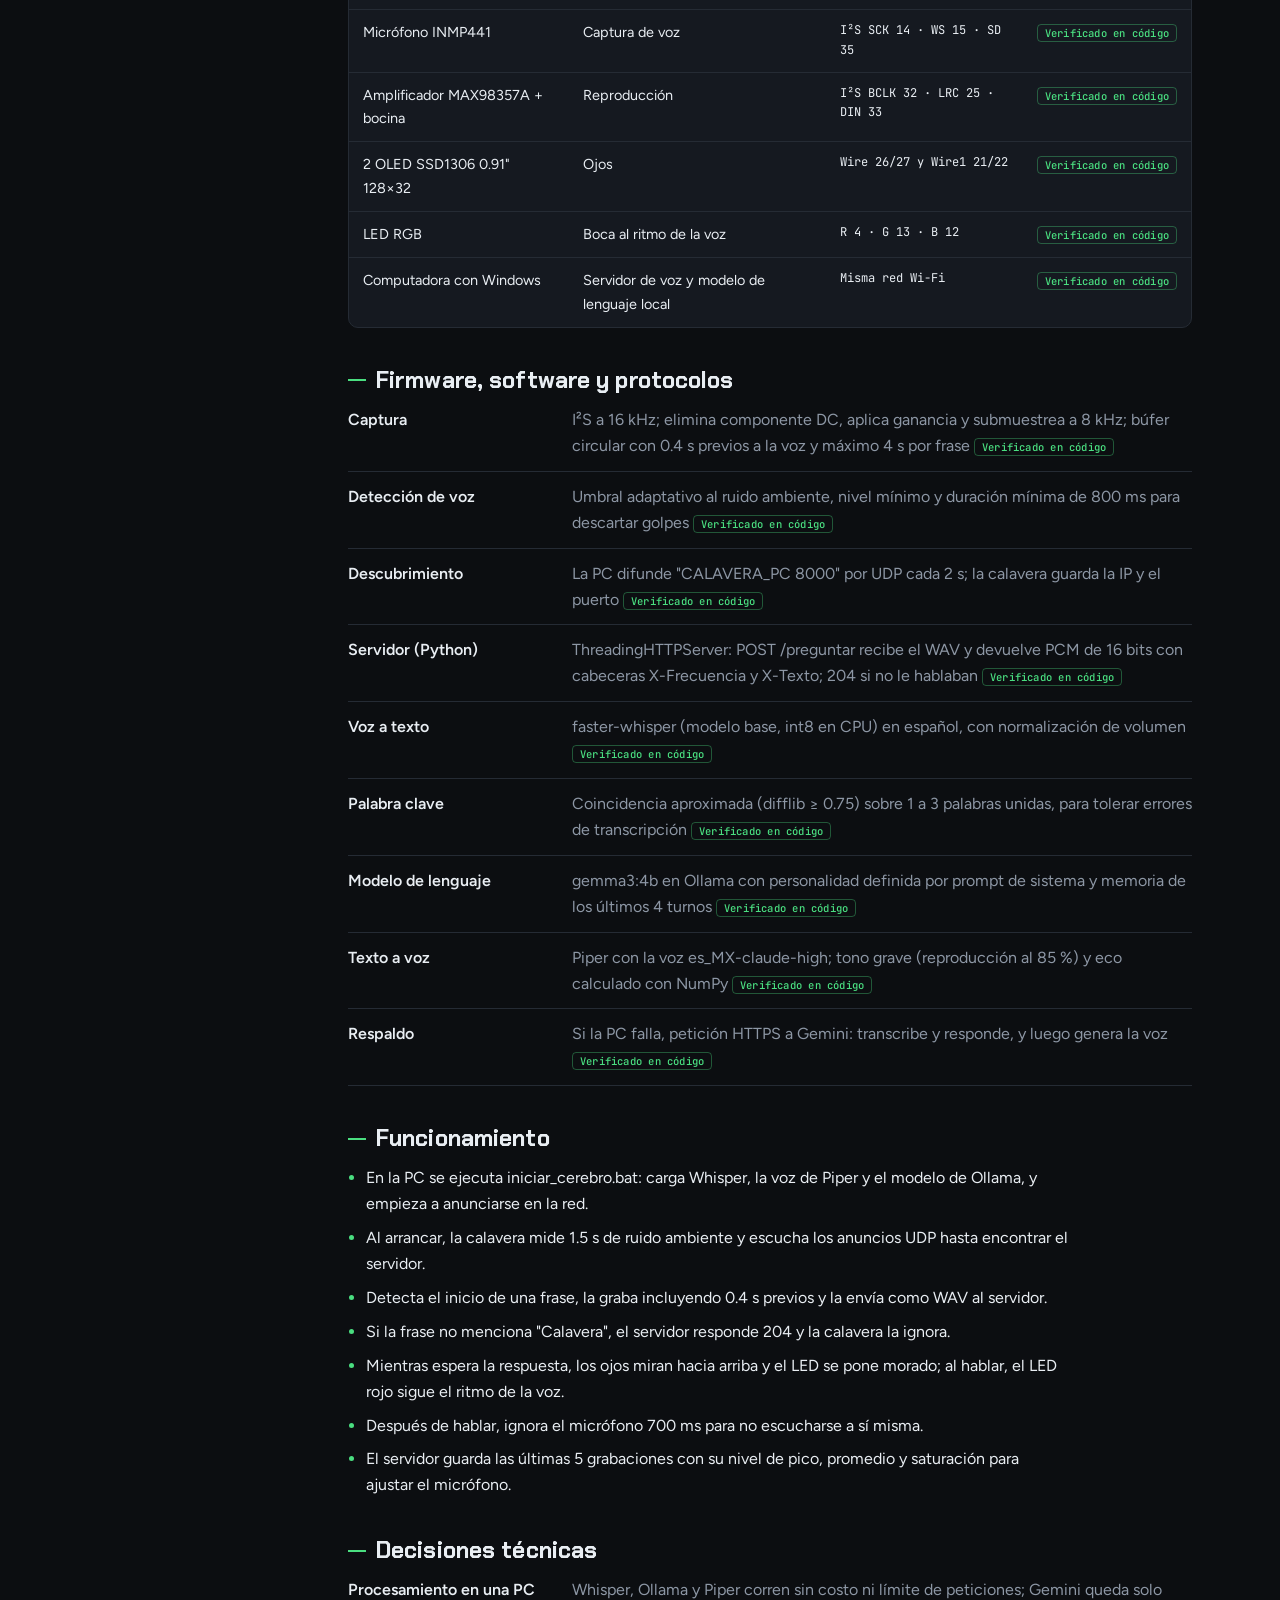
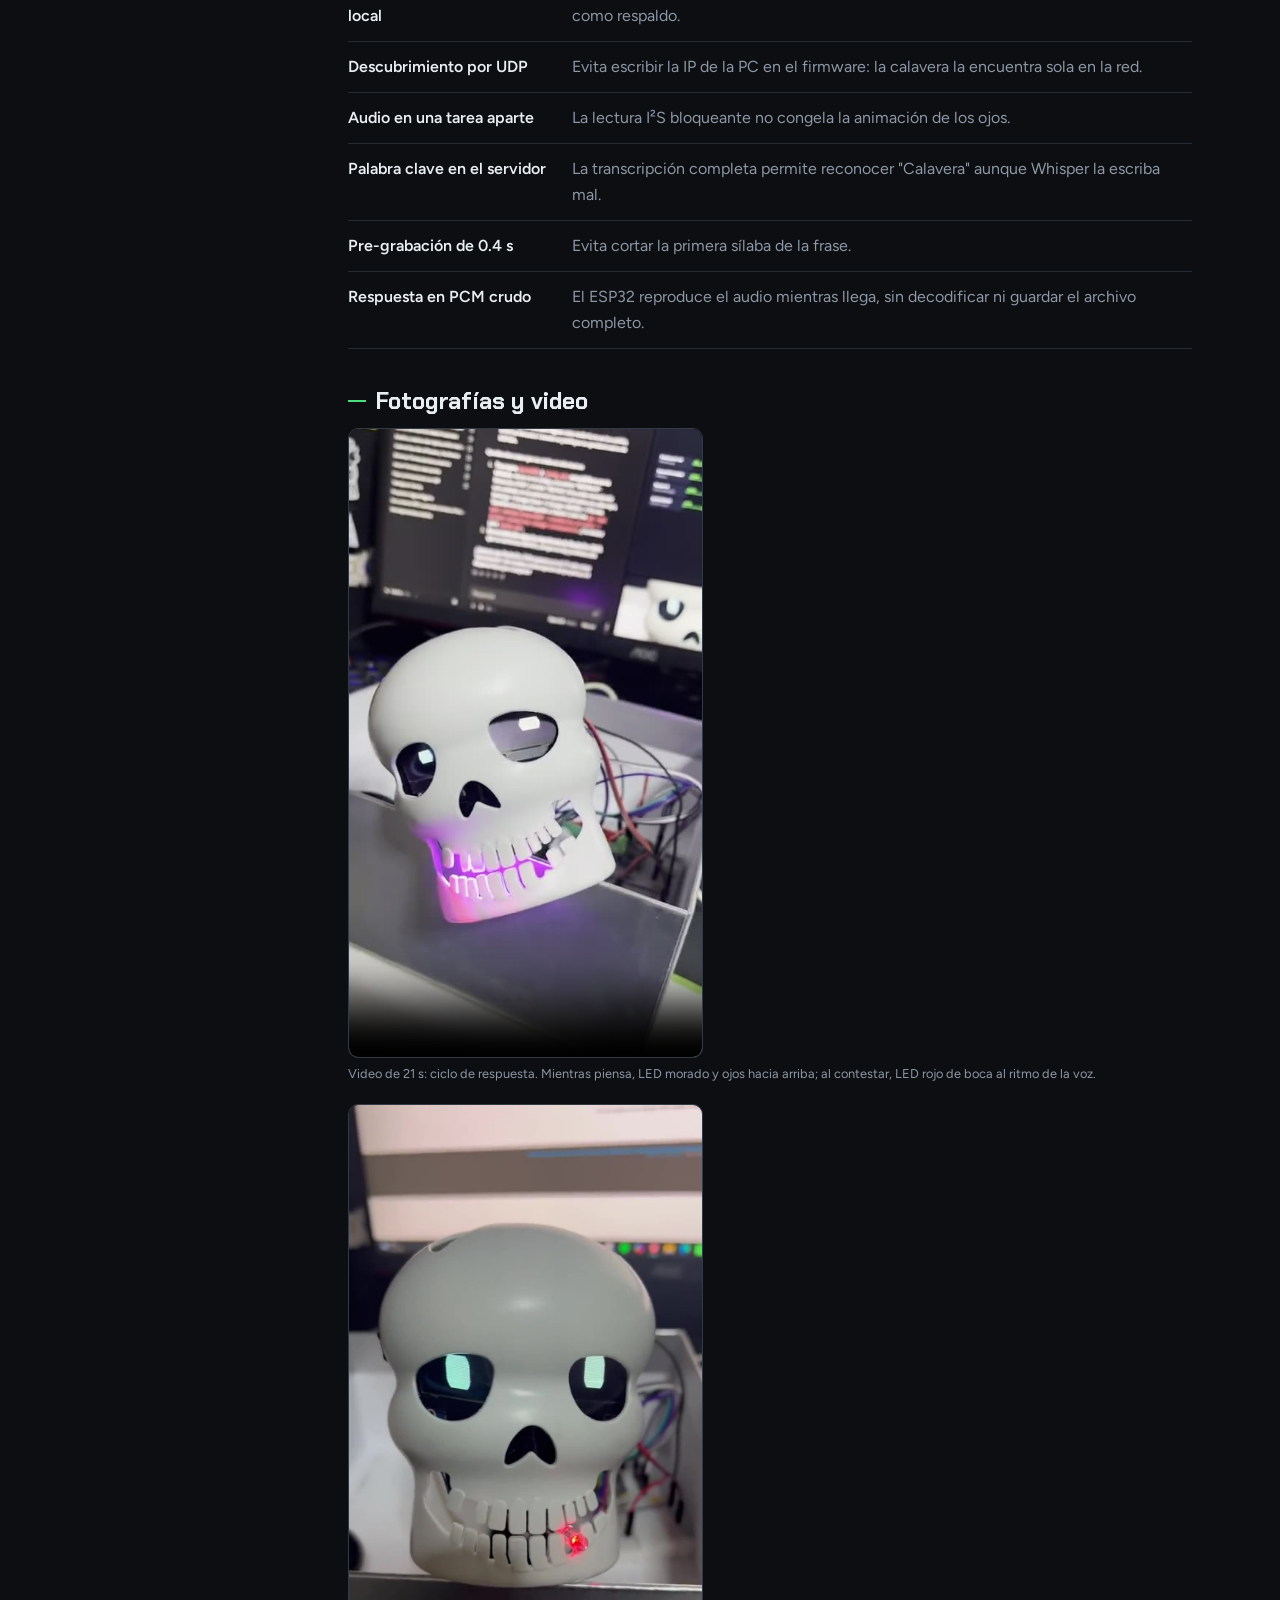
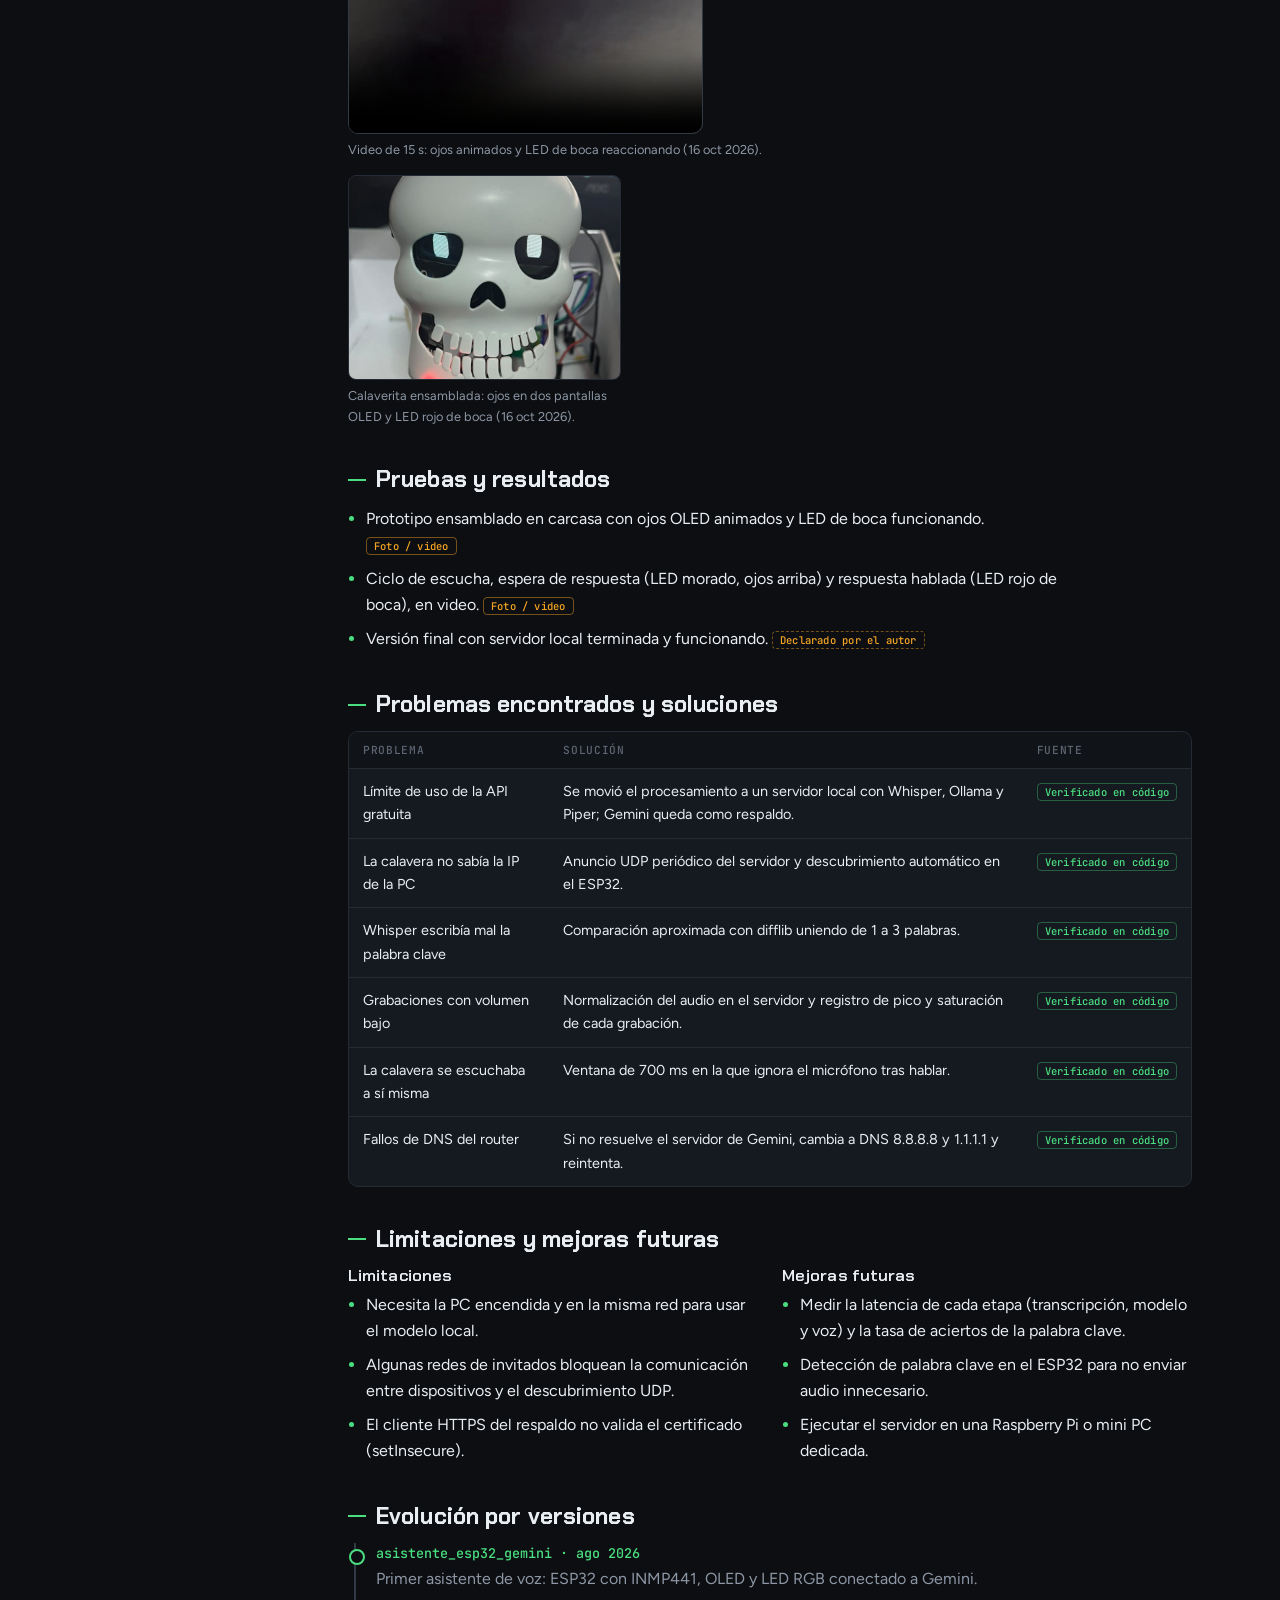
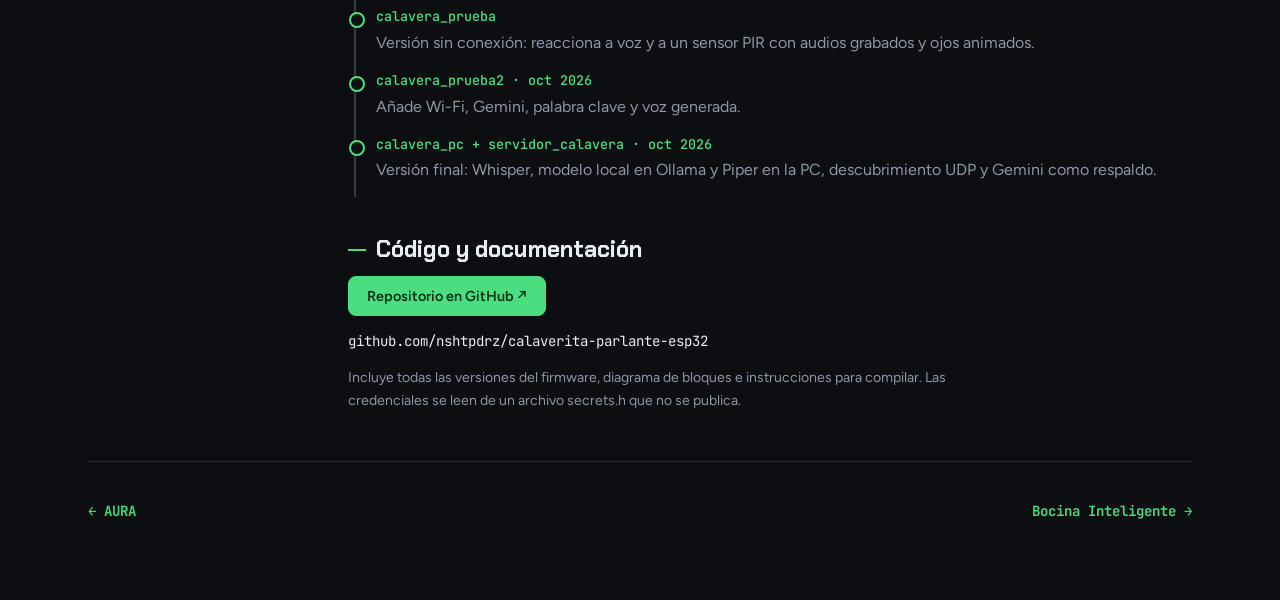
<file: proyectos/calaverita.html>
<!doctype html>
<html lang="es"><head><meta charset="utf-8"><meta name="viewport" content="width=device-width, initial-scale=1, viewport-fit=cover">
<title>Calaverita · Ficha técnica</title>
<meta name="claude:viewport-fit-sides" content="cover">
<meta name="description" content="Una calavera con ESP32 que detecta voz con un micrófono I²S y envía la frase por Wi-Fi a un servidor en la PC que la transcribe con Whisper, genera la respuesta con un modelo de lenguaje local (gemma3:4b en Ollama) y la convierte en voz con Piper; la calavera la reproduce mientras anima dos ojos OLED. Si la PC no está disponible, usa Gemini como respaldo.">
<link rel="preconnect" href="https://fonts.googleapis.com"><link rel="preconnect" href="https://fonts.gstatic.com" crossorigin><link rel="stylesheet" href="https://fonts.googleapis.com/css2?family=Chakra+Petch:wght@500;600;700&family=Figtree:wght@400;500;600;700&family=JetBrains+Mono:wght@400;500;700&display=swap"><link rel="stylesheet" href="../assets/styles.css"></head>
<body>
<nav class="top" aria-label="Navegación principal"><div class="in"><a class="brand" href="../index.html">Daniel I. Pedraza</a><div class="links"><a href="../index.html#destacados">Proyectos</a><a href="../index.html#catalogo">Catálogo</a><a href="../index.html#software">Software</a><a href="../index.html#perfil">Perfil</a><a href="../index.html#documentacion">Documentación</a><a href="../index.html#contacto">Contacto</a></div></div></nav>
<main class="wrap ficha">
  <p class="crumb"><a href="../index.html#destacados">← Proyectos destacados</a></p>
  <header class="fhead">
    <div class="fh-main">
      <span class="eyebrow">Ficha técnica</span>
      <h1>Calaverita parlante con IA</h1>
      <p class="lede">Una calavera con ESP32 que detecta voz con un micrófono I²S y envía la frase por Wi-Fi a un servidor en la PC que la transcribe con Whisper, genera la respuesta con un modelo de lenguaje local (gemma3:4b en Ollama) y la convierte en voz con Piper; la calavera la reproduce mientras anima dos ojos OLED. Si la PC no está disponible, usa Gemini como respaldo.</p>
      <div class="chips"><span>ESP32</span><span>C++</span><span>FreeRTOS</span><span>I²S</span><span>INMP441</span><span>MAX98357A</span><span>SSD1306 ×2</span><span>Python</span><span>Whisper</span><span>Ollama · gemma3:4b</span><span>Piper TTS</span><span>UDP</span><span>Gemini API</span></div>
      <p><a class="btn" href="https://github.com/nshtpdrz/calaverita-parlante-esp32" target="_blank" rel="noopener">Código en GitHub ↗</a></p>
    </div>
    <dl class="specs"><div><dt>Estado</dt><dd><span class="st st-funcional" title="Terminado y funcionando">Funcional</span></dd></div><div><dt>Periodo</dt><dd>ago – oct 2026</dd></div><div><dt>Versión</dt><dd>calavera_pc + servidor_calavera (final)</dd></div><div><dt>Categorías</dt><dd>IoT · ESP32 · APIs · Audio</dd></div></dl>
  </header>
  <div class="fgrid">
    <aside class="toc" aria-label="Contenido de la ficha"><h2>Contenido</h2><ol><li><a href="#objetivo">Objetivo y contexto</a></li><li><a href="#arquitectura">Arquitectura del sistema</a></li><li><a href="#diagrama">Diagrama de bloques</a></li><li><a href="#hardware">Hardware y componentes</a></li><li><a href="#software">Firmware, software y protocolos</a></li><li><a href="#funcionamiento">Funcionamiento</a></li><li><a href="#decisiones">Decisiones técnicas</a></li><li><a href="#evidencia">Fotografías y video</a></li><li><a href="#pruebas">Pruebas y resultados</a></li><li><a href="#problemas">Problemas encontrados y soluciones</a></li><li><a href="#limitaciones">Limitaciones y mejoras futuras</a></li><li><a href="#evolucion">Evolución por versiones</a></li><li><a href="#codigo">Código y documentación</a></li></ol></aside>
    <div class="fcontent"><section class="fs" id="objetivo"><h2>Objetivo y contexto</h2><p>Construir un personaje interactivo de Día de Muertos que funcione como asistente de voz con palabra clave, con el procesamiento de lenguaje corriendo en una computadora local y respaldo en la nube.</p><p><b>Problema.</b> Construir un asistente de voz completo con un microcontrolador: escuchar, decidir si le hablan, responder con voz y expresar estados, sin depender de un servicio de pago.</p></section><section class="fs" id="arquitectura"><h2>Arquitectura del sistema</h2><p>El sistema se divide en dos partes. En el ESP32, una tarea FreeRTOS fijada al núcleo 0 lee el micrófono, detecta voz, graba la frase y reproduce audio, mientras el lazo principal anima los ojos y controla el LED. En la PC, un servidor HTTP en Python recibe el WAV, lo transcribe con faster-whisper, verifica la palabra clave, genera la respuesta con un modelo local en Ollama y la sintetiza con Piper, aplicando tono grave y eco. El servidor se anuncia cada 2 s por difusión UDP para que la calavera encuentre su IP sin configuración. Si la PC no responde, la calavera envía la frase a Gemini por HTTPS.</p></section><section class="fs" id="diagrama"><h2>Diagrama de bloques</h2><figure class="diagbox"><svg viewBox="0 0 720 284" role="img" aria-labelledby="dg-calaverita" class="diag"><title id="dg-calaverita">Diagrama de bloques: Micrófono INMP441, Servidor en la PC, Google Gemini hacia ESP32 hacia Amplificador MAX98357A, OLED izquierda 128×32, OLED derecha 128×32, LED RGB</title><defs><marker id="ah-calaverita" viewBox="0 0 8 8" refX="7" refY="4" markerWidth="7" markerHeight="7" orient="auto-start-reverse"><path d="M0,0 L8,4 L0,8 z" class="d-arrowhead"/></marker></defs><rect x="8" y="57.0" width="168" height="46" rx="4" class="d-box"/><text x="19" y="76.0" class="d-t">Micrófono INMP441</text><text x="19" y="92.0" class="d-s">Voz, 16 kHz</text><path d="M176,80.0 H230.5 V80.0 H283.0" class="d-wire" marker-end="url(#ah-calaverita)"/><text x="182" y="74.0" class="d-bus">I²S 14/15/35</text><rect x="8" y="119.0" width="168" height="46" rx="4" class="d-box"/><text x="19" y="138.0" class="d-t">Servidor en la PC</text><text x="19" y="154.0" class="d-s">Whisper · Ollama · Piper</text><path d="M176,142.0 H230.5 V142.0 H283.0" class="d-wire" marker-end="url(#ah-calaverita)"/><text x="182" y="136.0" class="d-bus">HTTP · UDP</text><rect x="8" y="181.0" width="168" height="46" rx="4" class="d-box"/><text x="19" y="200.0" class="d-t">Google Gemini</text><text x="19" y="216.0" class="d-s">Respaldo</text><path d="M176,204.0 H230.5 V204.0 H283.0" class="d-wire" marker-end="url(#ah-calaverita)"/><text x="182" y="198.0" class="d-bus">HTTPS 443</text><rect x="544" y="26.0" width="168" height="46" rx="4" class="d-box"/><text x="555" y="45.0" class="d-t">Amplificador MAX98357A</text><text x="555" y="61.0" class="d-s">Voz y efectos</text><path d="M435.0,49.0 H489.5 V49.0 H542" class="d-wire" marker-end="url(#ah-calaverita)"/><text x="444.0" y="43.0" class="d-bus">I²S 32/25/33</text><rect x="544" y="88.0" width="168" height="46" rx="4" class="d-box"/><text x="555" y="107.0" class="d-t">OLED izquierda 128×32</text><text x="555" y="123.0" class="d-s">Ojo animado</text><path d="M435.0,111.0 H489.5 V111.0 H542" class="d-wire" marker-end="url(#ah-calaverita)"/><text x="444.0" y="105.0" class="d-bus">I²C 26/27</text><rect x="544" y="150.0" width="168" height="46" rx="4" class="d-box"/><text x="555" y="169.0" class="d-t">OLED derecha 128×32</text><text x="555" y="185.0" class="d-s">Ojo animado</text><path d="M435.0,173.0 H489.5 V173.0 H542" class="d-wire" marker-end="url(#ah-calaverita)"/><text x="444.0" y="167.0" class="d-bus">I²C1 21/22</text><rect x="544" y="212.0" width="168" height="46" rx="4" class="d-box"/><text x="555" y="231.0" class="d-t">LED RGB</text><text x="555" y="247.0" class="d-s">Boca y estado</text><path d="M435.0,235.0 H489.5 V235.0 H542" class="d-wire" marker-end="url(#ah-calaverita)"/><text x="444.0" y="229.0" class="d-bus">PWM 4/13/12</text><rect x="285.0" y="26.0" width="150" height="232" rx="6" class="d-mcu"/><line x1="280.0" y1="40.5" x2="285.0" y2="40.5" class="d-pin"/><line x1="435.0" y1="40.5" x2="440.0" y2="40.5" class="d-pin"/><line x1="280.0" y1="55.0" x2="285.0" y2="55.0" class="d-pin"/><line x1="435.0" y1="55.0" x2="440.0" y2="55.0" class="d-pin"/><line x1="280.0" y1="69.5" x2="285.0" y2="69.5" class="d-pin"/><line x1="435.0" y1="69.5" x2="440.0" y2="69.5" class="d-pin"/><line x1="280.0" y1="84.0" x2="285.0" y2="84.0" class="d-pin"/><line x1="435.0" y1="84.0" x2="440.0" y2="84.0" class="d-pin"/><line x1="280.0" y1="98.5" x2="285.0" y2="98.5" class="d-pin"/><line x1="435.0" y1="98.5" x2="440.0" y2="98.5" class="d-pin"/><line x1="280.0" y1="113.0" x2="285.0" y2="113.0" class="d-pin"/><line x1="435.0" y1="113.0" x2="440.0" y2="113.0" class="d-pin"/><line x1="280.0" y1="127.5" x2="285.0" y2="127.5" class="d-pin"/><line x1="435.0" y1="127.5" x2="440.0" y2="127.5" class="d-pin"/><line x1="280.0" y1="142.0" x2="285.0" y2="142.0" class="d-pin"/><line x1="435.0" y1="142.0" x2="440.0" y2="142.0" class="d-pin"/><line x1="280.0" y1="156.5" x2="285.0" y2="156.5" class="d-pin"/><line x1="435.0" y1="156.5" x2="440.0" y2="156.5" class="d-pin"/><line x1="280.0" y1="171.0" x2="285.0" y2="171.0" class="d-pin"/><line x1="435.0" y1="171.0" x2="440.0" y2="171.0" class="d-pin"/><line x1="280.0" y1="185.5" x2="285.0" y2="185.5" class="d-pin"/><line x1="435.0" y1="185.5" x2="440.0" y2="185.5" class="d-pin"/><line x1="280.0" y1="200.0" x2="285.0" y2="200.0" class="d-pin"/><line x1="435.0" y1="200.0" x2="440.0" y2="200.0" class="d-pin"/><line x1="280.0" y1="214.5" x2="285.0" y2="214.5" class="d-pin"/><line x1="435.0" y1="214.5" x2="440.0" y2="214.5" class="d-pin"/><line x1="280.0" y1="229.0" x2="285.0" y2="229.0" class="d-pin"/><line x1="435.0" y1="229.0" x2="440.0" y2="229.0" class="d-pin"/><line x1="280.0" y1="243.5" x2="285.0" y2="243.5" class="d-pin"/><line x1="435.0" y1="243.5" x2="440.0" y2="243.5" class="d-pin"/><text x="360.0" y="140.0" text-anchor="middle" class="d-mt">ESP32</text><text x="360.0" y="158.0" text-anchor="middle" class="d-ms">FreeRTOS · 2 núcleos</text></svg></figure><p class="small muted">Pines y buses tomados del código fuente.</p></section><section class="fs" id="hardware"><h2>Hardware y componentes</h2><div class="tablebox"><table><thead><tr><th>Componente</th><th>Función</th><th>Conexión</th><th>Evidencia</th></tr></thead><tbody><tr><td>ESP32 DevKit (clásico)</td><td>Controlador y Wi-Fi</td><td class='mono'>—</td><td><span class="ev ev-codigo">Verificado en código</span></td></tr><tr><td>Micrófono INMP441</td><td>Captura de voz</td><td class='mono'>I²S SCK 14 · WS 15 · SD 35</td><td><span class="ev ev-codigo">Verificado en código</span></td></tr><tr><td>Amplificador MAX98357A + bocina</td><td>Reproducción</td><td class='mono'>I²S BCLK 32 · LRC 25 · DIN 33</td><td><span class="ev ev-codigo">Verificado en código</span></td></tr><tr><td>2 OLED SSD1306 0.91&quot; 128×32</td><td>Ojos</td><td class='mono'>Wire 26/27 y Wire1 21/22</td><td><span class="ev ev-codigo">Verificado en código</span></td></tr><tr><td>LED RGB</td><td>Boca al ritmo de la voz</td><td class='mono'>R 4 · G 13 · B 12</td><td><span class="ev ev-codigo">Verificado en código</span></td></tr><tr><td>Computadora con Windows</td><td>Servidor de voz y modelo de lenguaje local</td><td class='mono'>Misma red Wi-Fi</td><td><span class="ev ev-codigo">Verificado en código</span></td></tr></tbody></table></div></section><section class="fs" id="software"><h2>Firmware, software y protocolos</h2><dl class="defs"><div><dt>Captura</dt><dd>I²S a 16 kHz; elimina componente DC, aplica ganancia y submuestrea a 8 kHz; búfer circular con 0.4 s previos a la voz y máximo 4 s por frase <span class="ev ev-codigo">Verificado en código</span></dd></div><div><dt>Detección de voz</dt><dd>Umbral adaptativo al ruido ambiente, nivel mínimo y duración mínima de 800 ms para descartar golpes <span class="ev ev-codigo">Verificado en código</span></dd></div><div><dt>Descubrimiento</dt><dd>La PC difunde &quot;CALAVERA_PC 8000&quot; por UDP cada 2 s; la calavera guarda la IP y el puerto <span class="ev ev-codigo">Verificado en código</span></dd></div><div><dt>Servidor (Python)</dt><dd>ThreadingHTTPServer: POST /preguntar recibe el WAV y devuelve PCM de 16 bits con cabeceras X-Frecuencia y X-Texto; 204 si no le hablaban <span class="ev ev-codigo">Verificado en código</span></dd></div><div><dt>Voz a texto</dt><dd>faster-whisper (modelo base, int8 en CPU) en español, con normalización de volumen <span class="ev ev-codigo">Verificado en código</span></dd></div><div><dt>Palabra clave</dt><dd>Coincidencia aproximada (difflib ≥ 0.75) sobre 1 a 3 palabras unidas, para tolerar errores de transcripción <span class="ev ev-codigo">Verificado en código</span></dd></div><div><dt>Modelo de lenguaje</dt><dd>gemma3:4b en Ollama con personalidad definida por prompt de sistema y memoria de los últimos 4 turnos <span class="ev ev-codigo">Verificado en código</span></dd></div><div><dt>Texto a voz</dt><dd>Piper con la voz es_MX-claude-high; tono grave (reproducción al 85 %) y eco calculado con NumPy <span class="ev ev-codigo">Verificado en código</span></dd></div><div><dt>Respaldo</dt><dd>Si la PC falla, petición HTTPS a Gemini: transcribe y responde, y luego genera la voz <span class="ev ev-codigo">Verificado en código</span></dd></div></dl></section><section class="fs" id="funcionamiento"><h2>Funcionamiento</h2><ul class='pts'><li>En la PC se ejecuta iniciar_cerebro.bat: carga Whisper, la voz de Piper y el modelo de Ollama, y empieza a anunciarse en la red.</li><li>Al arrancar, la calavera mide 1.5 s de ruido ambiente y escucha los anuncios UDP hasta encontrar el servidor.</li><li>Detecta el inicio de una frase, la graba incluyendo 0.4 s previos y la envía como WAV al servidor.</li><li>Si la frase no menciona &quot;Calavera&quot;, el servidor responde 204 y la calavera la ignora.</li><li>Mientras espera la respuesta, los ojos miran hacia arriba y el LED se pone morado; al hablar, el LED rojo sigue el ritmo de la voz.</li><li>Después de hablar, ignora el micrófono 700 ms para no escucharse a sí misma.</li><li>El servidor guarda las últimas 5 grabaciones con su nivel de pico, promedio y saturación para ajustar el micrófono.</li></ul></section><section class="fs" id="decisiones"><h2>Decisiones técnicas</h2><dl class="defs"><div><dt>Procesamiento en una PC local</dt><dd>Whisper, Ollama y Piper corren sin costo ni límite de peticiones; Gemini queda solo como respaldo.</dd></div><div><dt>Descubrimiento por UDP</dt><dd>Evita escribir la IP de la PC en el firmware: la calavera la encuentra sola en la red.</dd></div><div><dt>Audio en una tarea aparte</dt><dd>La lectura I²S bloqueante no congela la animación de los ojos.</dd></div><div><dt>Palabra clave en el servidor</dt><dd>La transcripción completa permite reconocer &quot;Calavera&quot; aunque Whisper la escriba mal.</dd></div><div><dt>Pre-grabación de 0.4 s</dt><dd>Evita cortar la primera sílaba de la frase.</dd></div><div><dt>Respuesta en PCM crudo</dt><dd>El ESP32 reproduce el audio mientras llega, sin decodificar ni guardar el archivo completo.</dd></div></dl></section><section class="fs" id="evidencia"><h2>Fotografías y video</h2><div class="vids"><figure class="vid"><video controls playsinline preload="metadata" poster="../assets/img/calaverita-respuesta-poster.jpg"><source src="../assets/video/calaverita-respuesta.mp4" type="video/mp4"></video><figcaption>Video de 21 s: ciclo de respuesta. Mientras piensa, LED morado y ojos hacia arriba; al contestar, LED rojo de boca al ritmo de la voz.</figcaption></figure><figure class="vid"><video controls playsinline preload="metadata" poster="../assets/img/calaverita-demo-poster.jpg"><source src="../assets/video/calaverita-demo.mp4" type="video/mp4"></video><figcaption>Video de 15 s: ojos animados y LED de boca reaccionando (16 oct 2026).</figcaption></figure></div><div class="gallery"><figure><img src="../assets/img/calaverita-ensamblada.jpg" alt="Calaverita ensamblada: ojos en dos pantallas OLED y LED rojo de boca (16 oct 2026)." loading="lazy"><figcaption>Calaverita ensamblada: ojos en dos pantallas OLED y LED rojo de boca (16 oct 2026).</figcaption></figure></div></section><section class="fs" id="pruebas"><h2>Pruebas y resultados</h2><ul class='pts'><li>Prototipo ensamblado en carcasa con ojos OLED animados y LED de boca funcionando. <span class="ev ev-video">Foto / video</span></li><li>Ciclo de escucha, espera de respuesta (LED morado, ojos arriba) y respuesta hablada (LED rojo de boca), en video. <span class="ev ev-video">Foto / video</span></li><li>Versión final con servidor local terminada y funcionando. <span class="ev ev-declarado">Declarado por el autor</span></li></ul></section><section class="fs" id="problemas"><h2>Problemas encontrados y soluciones</h2><div class="tablebox"><table><thead><tr><th>Problema</th><th>Solución</th><th>Fuente</th></tr></thead><tbody><tr><td>Límite de uso de la API gratuita</td><td>Se movió el procesamiento a un servidor local con Whisper, Ollama y Piper; Gemini queda como respaldo.</td><td><span class="ev ev-codigo">Verificado en código</span></td></tr><tr><td>La calavera no sabía la IP de la PC</td><td>Anuncio UDP periódico del servidor y descubrimiento automático en el ESP32.</td><td><span class="ev ev-codigo">Verificado en código</span></td></tr><tr><td>Whisper escribía mal la palabra clave</td><td>Comparación aproximada con difflib uniendo de 1 a 3 palabras.</td><td><span class="ev ev-codigo">Verificado en código</span></td></tr><tr><td>Grabaciones con volumen bajo</td><td>Normalización del audio en el servidor y registro de pico y saturación de cada grabación.</td><td><span class="ev ev-codigo">Verificado en código</span></td></tr><tr><td>La calavera se escuchaba a sí misma</td><td>Ventana de 700 ms en la que ignora el micrófono tras hablar.</td><td><span class="ev ev-codigo">Verificado en código</span></td></tr><tr><td>Fallos de DNS del router</td><td>Si no resuelve el servidor de Gemini, cambia a DNS 8.8.8.8 y 1.1.1.1 y reintenta.</td><td><span class="ev ev-codigo">Verificado en código</span></td></tr></tbody></table></div></section><section class="fs" id="limitaciones"><h2>Limitaciones y mejoras futuras</h2><div class='two'><div><h3>Limitaciones</h3><ul class='pts'><li>Necesita la PC encendida y en la misma red para usar el modelo local.</li><li>Algunas redes de invitados bloquean la comunicación entre dispositivos y el descubrimiento UDP.</li><li>El cliente HTTPS del respaldo no valida el certificado (setInsecure).</li></ul></div><div><h3>Mejoras futuras</h3><ul class='pts'><li>Medir la latencia de cada etapa (transcripción, modelo y voz) y la tasa de aciertos de la palabra clave.</li><li>Detección de palabra clave en el ESP32 para no enviar audio innecesario.</li><li>Ejecutar el servidor en una Raspberry Pi o mini PC dedicada.</li></ul></div></div></section><section class="fs" id="evolucion"><h2>Evolución por versiones</h2><ol class='evo'><li><span class='mono'>asistente_esp32_gemini · ago 2026</span><p>Primer asistente de voz: ESP32 con INMP441, OLED y LED RGB conectado a Gemini.</p></li><li><span class='mono'>calavera_prueba</span><p>Versión sin conexión: reacciona a voz y a un sensor PIR con audios grabados y ojos animados.</p></li><li><span class='mono'>calavera_prueba2 · oct 2026</span><p>Añade Wi-Fi, Gemini, palabra clave y voz generada.</p></li><li><span class='mono'>calavera_pc + servidor_calavera · oct 2026</span><p>Versión final: Whisper, modelo local en Ollama y Piper en la PC, descubrimiento UDP y Gemini como respaldo.</p></li></ol></section><section class="fs" id="codigo"><h2>Código y documentación</h2><p><a class="btn" href="https://github.com/nshtpdrz/calaverita-parlante-esp32" target="_blank" rel="noopener">Repositorio en GitHub ↗</a></p><p class="mono small">github.com/nshtpdrz/calaverita-parlante-esp32</p><p class='small muted'>Incluye todas las versiones del firmware, diagrama de bloques e instrucciones para compilar. Las credenciales se leen de un archivo secrets.h que no se publica.</p></section></div>
  </div>
  <nav class="pn" aria-label="Otras fichas"><a href="aura.html">← AURA</a><a href="bocina.html">Bocina Inteligente →</a></nav>
</main>
</body></html>
</file>
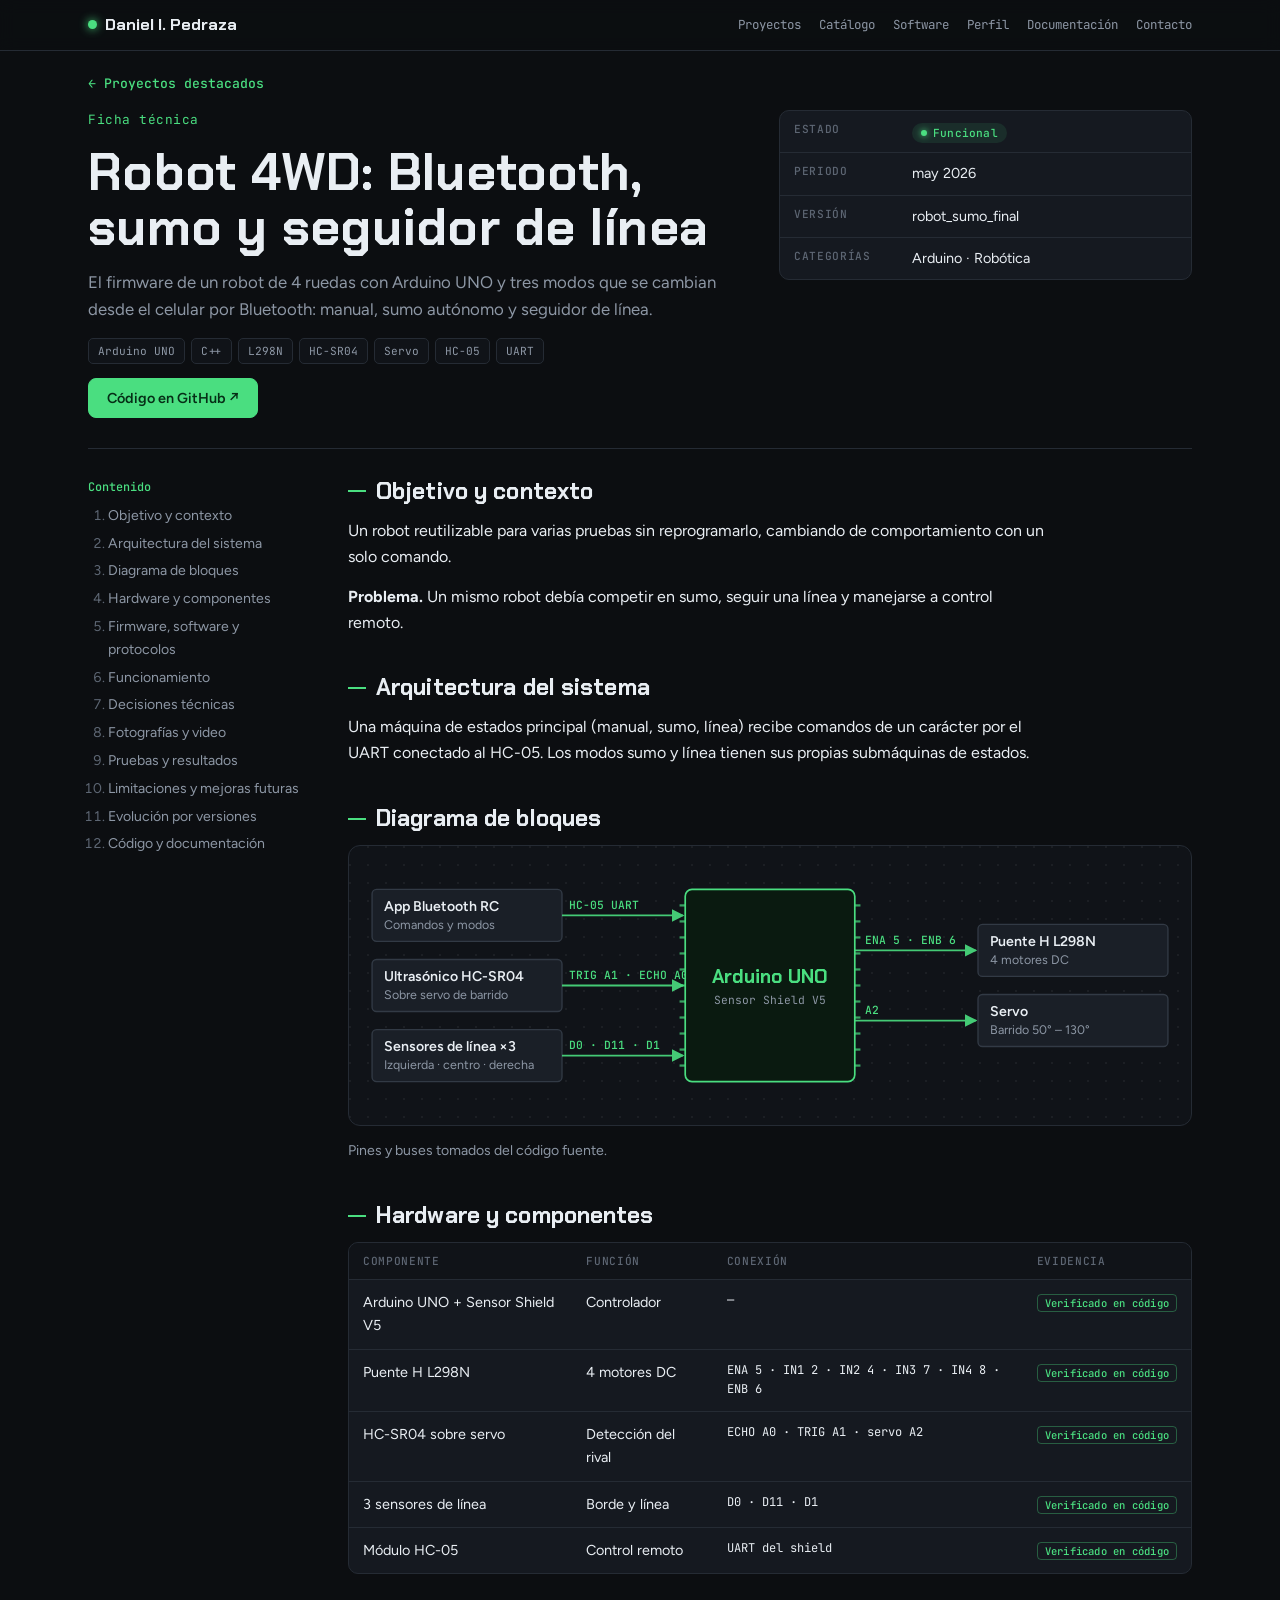
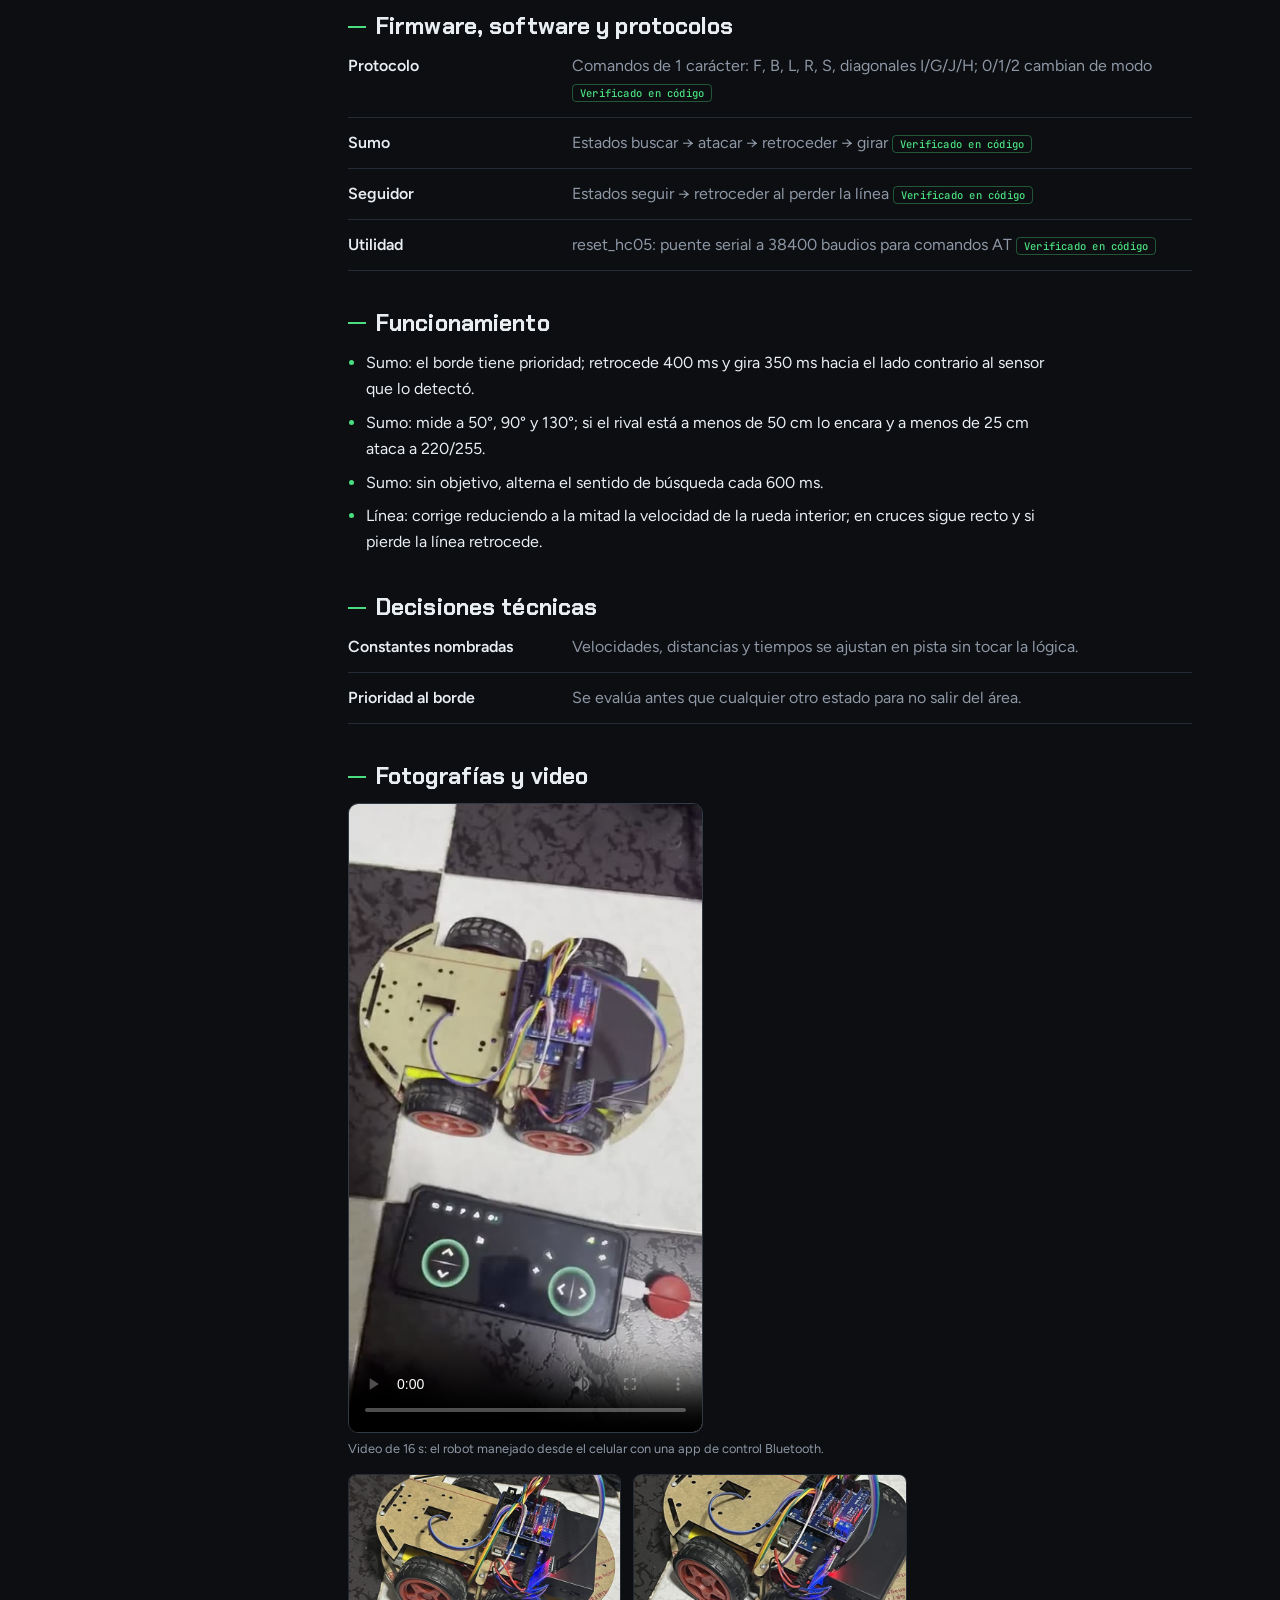
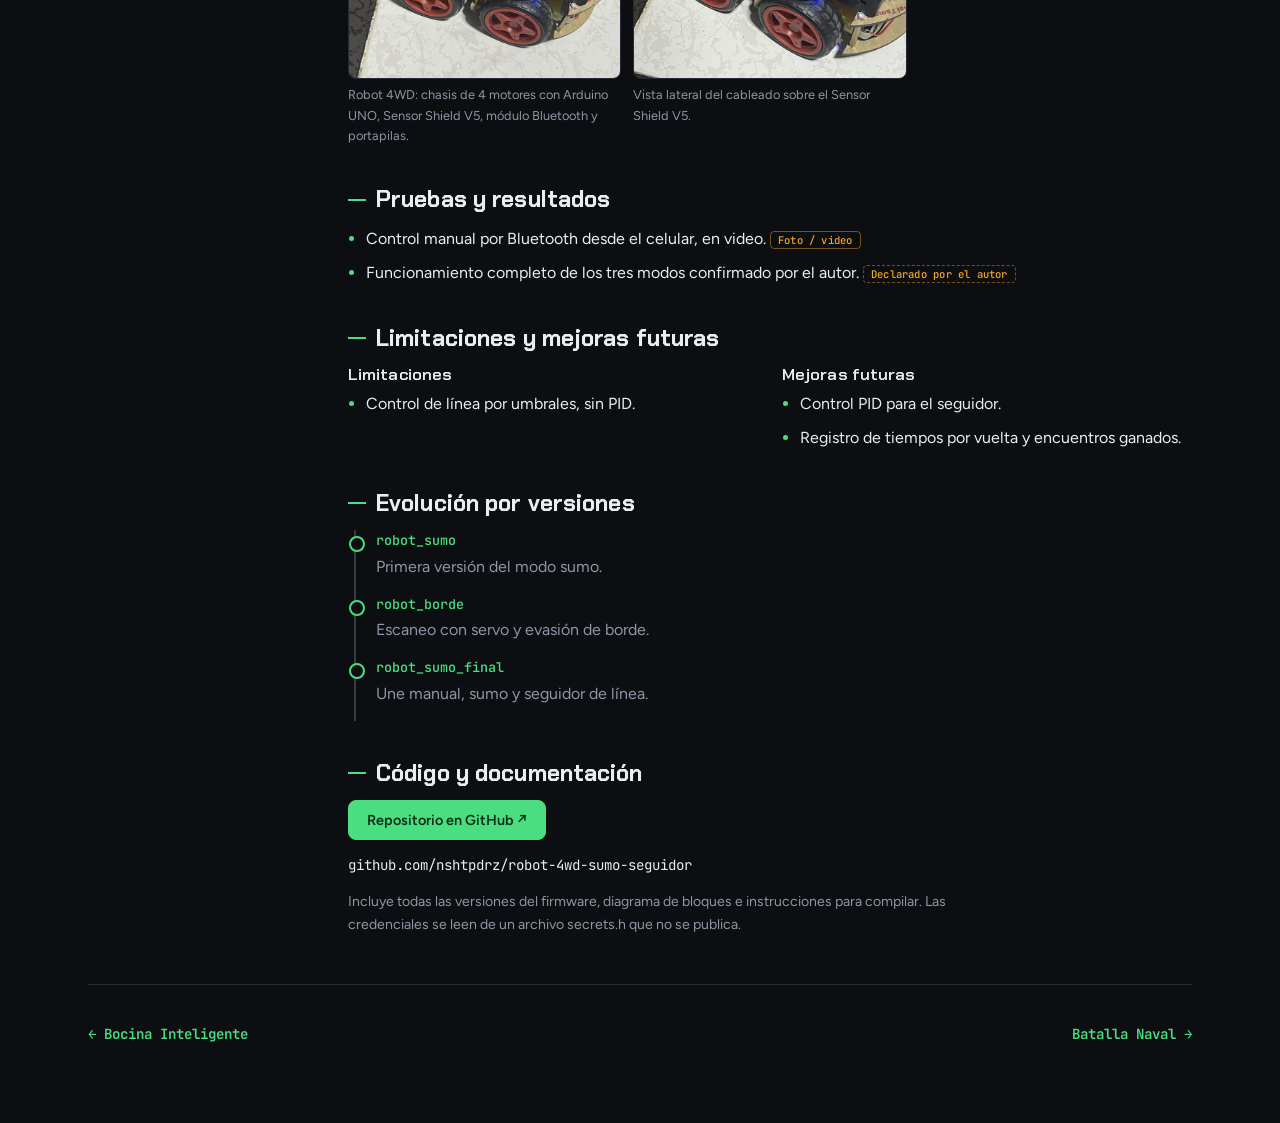
<file: proyectos/robot-4wd.html>
<!doctype html>
<html lang="es"><head><meta charset="utf-8"><meta name="viewport" content="width=device-width, initial-scale=1, viewport-fit=cover">
<title>Robot 4WD · Ficha técnica</title>
<meta name="claude:viewport-fit-sides" content="cover">
<meta name="description" content="El firmware de un robot de 4 ruedas con Arduino UNO y tres modos que se cambian desde el celular por Bluetooth: manual, sumo autónomo y seguidor de línea.">
<link rel="preconnect" href="https://fonts.googleapis.com"><link rel="preconnect" href="https://fonts.gstatic.com" crossorigin><link rel="stylesheet" href="https://fonts.googleapis.com/css2?family=Chakra+Petch:wght@500;600;700&family=Figtree:wght@400;500;600;700&family=JetBrains+Mono:wght@400;500;700&display=swap"><link rel="stylesheet" href="../assets/styles.css"></head>
<body>
<nav class="top" aria-label="Navegación principal"><div class="in"><a class="brand" href="../index.html">Daniel I. Pedraza</a><div class="links"><a href="../index.html#destacados">Proyectos</a><a href="../index.html#catalogo">Catálogo</a><a href="../index.html#software">Software</a><a href="../index.html#perfil">Perfil</a><a href="../index.html#documentacion">Documentación</a><a href="../index.html#contacto">Contacto</a></div></div></nav>
<main class="wrap ficha">
  <p class="crumb"><a href="../index.html#destacados">← Proyectos destacados</a></p>
  <header class="fhead">
    <div class="fh-main">
      <span class="eyebrow">Ficha técnica</span>
      <h1>Robot 4WD: Bluetooth, sumo y seguidor de línea</h1>
      <p class="lede">El firmware de un robot de 4 ruedas con Arduino UNO y tres modos que se cambian desde el celular por Bluetooth: manual, sumo autónomo y seguidor de línea.</p>
      <div class="chips"><span>Arduino UNO</span><span>C++</span><span>L298N</span><span>HC-SR04</span><span>Servo</span><span>HC-05</span><span>UART</span></div>
      <p><a class="btn" href="https://github.com/nshtpdrz/robot-4wd-sumo-seguidor" target="_blank" rel="noopener">Código en GitHub ↗</a></p>
    </div>
    <dl class="specs"><div><dt>Estado</dt><dd><span class="st st-funcional" title="Terminado y funcionando">Funcional</span></dd></div><div><dt>Periodo</dt><dd>may 2026</dd></div><div><dt>Versión</dt><dd>robot_sumo_final</dd></div><div><dt>Categorías</dt><dd>Arduino · Robótica</dd></div></dl>
  </header>
  <div class="fgrid">
    <aside class="toc" aria-label="Contenido de la ficha"><h2>Contenido</h2><ol><li><a href="#objetivo">Objetivo y contexto</a></li><li><a href="#arquitectura">Arquitectura del sistema</a></li><li><a href="#diagrama">Diagrama de bloques</a></li><li><a href="#hardware">Hardware y componentes</a></li><li><a href="#software">Firmware, software y protocolos</a></li><li><a href="#funcionamiento">Funcionamiento</a></li><li><a href="#decisiones">Decisiones técnicas</a></li><li><a href="#evidencia">Fotografías y video</a></li><li><a href="#pruebas">Pruebas y resultados</a></li><li><a href="#limitaciones">Limitaciones y mejoras futuras</a></li><li><a href="#evolucion">Evolución por versiones</a></li><li><a href="#codigo">Código y documentación</a></li></ol></aside>
    <div class="fcontent"><section class="fs" id="objetivo"><h2>Objetivo y contexto</h2><p>Un robot reutilizable para varias pruebas sin reprogramarlo, cambiando de comportamiento con un solo comando.</p><p><b>Problema.</b> Un mismo robot debía competir en sumo, seguir una línea y manejarse a control remoto.</p></section><section class="fs" id="arquitectura"><h2>Arquitectura del sistema</h2><p>Una máquina de estados principal (manual, sumo, línea) recibe comandos de un carácter por el UART conectado al HC-05. Los modos sumo y línea tienen sus propias submáquinas de estados.</p></section><section class="fs" id="diagrama"><h2>Diagrama de bloques</h2><figure class="diagbox"><svg viewBox="0 0 720 222" role="img" aria-labelledby="dg-robot-4wd" class="diag"><title id="dg-robot-4wd">Diagrama de bloques: App Bluetooth RC, Ultrasónico HC-SR04, Sensores de línea ×3 hacia Arduino UNO hacia Puente H L298N, Servo</title><defs><marker id="ah-robot-4wd" viewBox="0 0 8 8" refX="7" refY="4" markerWidth="7" markerHeight="7" orient="auto-start-reverse"><path d="M0,0 L8,4 L0,8 z" class="d-arrowhead"/></marker></defs><rect x="8" y="26.0" width="168" height="46" rx="4" class="d-box"/><text x="19" y="45.0" class="d-t">App Bluetooth RC</text><text x="19" y="61.0" class="d-s">Comandos y modos</text><path d="M176,49.0 H230.5 V49.0 H283.0" class="d-wire" marker-end="url(#ah-robot-4wd)"/><text x="182" y="43.0" class="d-bus">HC-05 UART</text><rect x="8" y="88.0" width="168" height="46" rx="4" class="d-box"/><text x="19" y="107.0" class="d-t">Ultrasónico HC-SR04</text><text x="19" y="123.0" class="d-s">Sobre servo de barrido</text><path d="M176,111.0 H230.5 V111.0 H283.0" class="d-wire" marker-end="url(#ah-robot-4wd)"/><text x="182" y="105.0" class="d-bus">TRIG A1 · ECHO A0</text><rect x="8" y="150.0" width="168" height="46" rx="4" class="d-box"/><text x="19" y="169.0" class="d-t">Sensores de línea ×3</text><text x="19" y="185.0" class="d-s">Izquierda · centro · derecha</text><path d="M176,173.0 H230.5 V173.0 H283.0" class="d-wire" marker-end="url(#ah-robot-4wd)"/><text x="182" y="167.0" class="d-bus">D0 · D11 · D1</text><rect x="544" y="57.0" width="168" height="46" rx="4" class="d-box"/><text x="555" y="76.0" class="d-t">Puente H L298N</text><text x="555" y="92.0" class="d-s">4 motores DC</text><path d="M435.0,80.0 H489.5 V80.0 H542" class="d-wire" marker-end="url(#ah-robot-4wd)"/><text x="444.0" y="74.0" class="d-bus">ENA 5 · ENB 6</text><rect x="544" y="119.0" width="168" height="46" rx="4" class="d-box"/><text x="555" y="138.0" class="d-t">Servo</text><text x="555" y="154.0" class="d-s">Barrido 50° – 130°</text><path d="M435.0,142.0 H489.5 V142.0 H542" class="d-wire" marker-end="url(#ah-robot-4wd)"/><text x="444.0" y="136.0" class="d-bus">A2</text><rect x="285.0" y="26.0" width="150" height="170" rx="6" class="d-mcu"/><line x1="280.0" y1="40.166666666666664" x2="285.0" y2="40.166666666666664" class="d-pin"/><line x1="435.0" y1="40.166666666666664" x2="440.0" y2="40.166666666666664" class="d-pin"/><line x1="280.0" y1="54.33333333333333" x2="285.0" y2="54.33333333333333" class="d-pin"/><line x1="435.0" y1="54.33333333333333" x2="440.0" y2="54.33333333333333" class="d-pin"/><line x1="280.0" y1="68.5" x2="285.0" y2="68.5" class="d-pin"/><line x1="435.0" y1="68.5" x2="440.0" y2="68.5" class="d-pin"/><line x1="280.0" y1="82.66666666666666" x2="285.0" y2="82.66666666666666" class="d-pin"/><line x1="435.0" y1="82.66666666666666" x2="440.0" y2="82.66666666666666" class="d-pin"/><line x1="280.0" y1="96.83333333333333" x2="285.0" y2="96.83333333333333" class="d-pin"/><line x1="435.0" y1="96.83333333333333" x2="440.0" y2="96.83333333333333" class="d-pin"/><line x1="280.0" y1="111.0" x2="285.0" y2="111.0" class="d-pin"/><line x1="435.0" y1="111.0" x2="440.0" y2="111.0" class="d-pin"/><line x1="280.0" y1="125.16666666666667" x2="285.0" y2="125.16666666666667" class="d-pin"/><line x1="435.0" y1="125.16666666666667" x2="440.0" y2="125.16666666666667" class="d-pin"/><line x1="280.0" y1="139.33333333333331" x2="285.0" y2="139.33333333333331" class="d-pin"/><line x1="435.0" y1="139.33333333333331" x2="440.0" y2="139.33333333333331" class="d-pin"/><line x1="280.0" y1="153.5" x2="285.0" y2="153.5" class="d-pin"/><line x1="435.0" y1="153.5" x2="440.0" y2="153.5" class="d-pin"/><line x1="280.0" y1="167.66666666666666" x2="285.0" y2="167.66666666666666" class="d-pin"/><line x1="435.0" y1="167.66666666666666" x2="440.0" y2="167.66666666666666" class="d-pin"/><line x1="280.0" y1="181.83333333333334" x2="285.0" y2="181.83333333333334" class="d-pin"/><line x1="435.0" y1="181.83333333333334" x2="440.0" y2="181.83333333333334" class="d-pin"/><text x="360.0" y="109.0" text-anchor="middle" class="d-mt">Arduino UNO</text><text x="360.0" y="127.0" text-anchor="middle" class="d-ms">Sensor Shield V5</text></svg></figure><p class="small muted">Pines y buses tomados del código fuente.</p></section><section class="fs" id="hardware"><h2>Hardware y componentes</h2><div class="tablebox"><table><thead><tr><th>Componente</th><th>Función</th><th>Conexión</th><th>Evidencia</th></tr></thead><tbody><tr><td>Arduino UNO + Sensor Shield V5</td><td>Controlador</td><td class='mono'>—</td><td><span class="ev ev-codigo">Verificado en código</span></td></tr><tr><td>Puente H L298N</td><td>4 motores DC</td><td class='mono'>ENA 5 · IN1 2 · IN2 4 · IN3 7 · IN4 8 · ENB 6</td><td><span class="ev ev-codigo">Verificado en código</span></td></tr><tr><td>HC-SR04 sobre servo</td><td>Detección del rival</td><td class='mono'>ECHO A0 · TRIG A1 · servo A2</td><td><span class="ev ev-codigo">Verificado en código</span></td></tr><tr><td>3 sensores de línea</td><td>Borde y línea</td><td class='mono'>D0 · D11 · D1</td><td><span class="ev ev-codigo">Verificado en código</span></td></tr><tr><td>Módulo HC-05</td><td>Control remoto</td><td class='mono'>UART del shield</td><td><span class="ev ev-codigo">Verificado en código</span></td></tr></tbody></table></div></section><section class="fs" id="software"><h2>Firmware, software y protocolos</h2><dl class="defs"><div><dt>Protocolo</dt><dd>Comandos de 1 carácter: F, B, L, R, S, diagonales I/G/J/H; 0/1/2 cambian de modo <span class="ev ev-codigo">Verificado en código</span></dd></div><div><dt>Sumo</dt><dd>Estados buscar → atacar → retroceder → girar <span class="ev ev-codigo">Verificado en código</span></dd></div><div><dt>Seguidor</dt><dd>Estados seguir → retroceder al perder la línea <span class="ev ev-codigo">Verificado en código</span></dd></div><div><dt>Utilidad</dt><dd>reset_hc05: puente serial a 38400 baudios para comandos AT <span class="ev ev-codigo">Verificado en código</span></dd></div></dl></section><section class="fs" id="funcionamiento"><h2>Funcionamiento</h2><ul class='pts'><li>Sumo: el borde tiene prioridad; retrocede 400 ms y gira 350 ms hacia el lado contrario al sensor que lo detectó.</li><li>Sumo: mide a 50°, 90° y 130°; si el rival está a menos de 50 cm lo encara y a menos de 25 cm ataca a 220/255.</li><li>Sumo: sin objetivo, alterna el sentido de búsqueda cada 600 ms.</li><li>Línea: corrige reduciendo a la mitad la velocidad de la rueda interior; en cruces sigue recto y si pierde la línea retrocede.</li></ul></section><section class="fs" id="decisiones"><h2>Decisiones técnicas</h2><dl class="defs"><div><dt>Constantes nombradas</dt><dd>Velocidades, distancias y tiempos se ajustan en pista sin tocar la lógica.</dd></div><div><dt>Prioridad al borde</dt><dd>Se evalúa antes que cualquier otro estado para no salir del área.</dd></div></dl></section><section class="fs" id="evidencia"><h2>Fotografías y video</h2><div class="vids"><figure class="vid"><video controls playsinline preload="metadata" poster="../assets/img/robot-4wd-bluetooth-poster.jpg"><source src="../assets/video/robot-4wd-bluetooth.mp4" type="video/mp4"></video><figcaption>Video de 16 s: el robot manejado desde el celular con una app de control Bluetooth.</figcaption></figure></div><div class="gallery"><figure><img src="../assets/img/robot-4wd-1.jpg" alt="Robot 4WD: chasis de 4 motores con Arduino UNO, Sensor Shield V5, módulo Bluetooth y portapilas." loading="lazy"><figcaption>Robot 4WD: chasis de 4 motores con Arduino UNO, Sensor Shield V5, módulo Bluetooth y portapilas.</figcaption></figure><figure><img src="../assets/img/robot-4wd-2.jpg" alt="Vista lateral del cableado sobre el Sensor Shield V5." loading="lazy"><figcaption>Vista lateral del cableado sobre el Sensor Shield V5.</figcaption></figure></div></section><section class="fs" id="pruebas"><h2>Pruebas y resultados</h2><ul class='pts'><li>Control manual por Bluetooth desde el celular, en video. <span class="ev ev-video">Foto / video</span></li><li>Funcionamiento completo de los tres modos confirmado por el autor. <span class="ev ev-declarado">Declarado por el autor</span></li></ul></section><section class="fs" id="limitaciones"><h2>Limitaciones y mejoras futuras</h2><div class='two'><div><h3>Limitaciones</h3><ul class='pts'><li>Control de línea por umbrales, sin PID.</li></ul></div><div><h3>Mejoras futuras</h3><ul class='pts'><li>Control PID para el seguidor.</li><li>Registro de tiempos por vuelta y encuentros ganados.</li></ul></div></div></section><section class="fs" id="evolucion"><h2>Evolución por versiones</h2><ol class='evo'><li><span class='mono'>robot_sumo</span><p>Primera versión del modo sumo.</p></li><li><span class='mono'>robot_borde</span><p>Escaneo con servo y evasión de borde.</p></li><li><span class='mono'>robot_sumo_final</span><p>Une manual, sumo y seguidor de línea.</p></li></ol></section><section class="fs" id="codigo"><h2>Código y documentación</h2><p><a class="btn" href="https://github.com/nshtpdrz/robot-4wd-sumo-seguidor" target="_blank" rel="noopener">Repositorio en GitHub ↗</a></p><p class="mono small">github.com/nshtpdrz/robot-4wd-sumo-seguidor</p><p class='small muted'>Incluye todas las versiones del firmware, diagrama de bloques e instrucciones para compilar. Las credenciales se leen de un archivo secrets.h que no se publica.</p></section></div>
  </div>
  <nav class="pn" aria-label="Otras fichas"><a href="bocina.html">← Bocina Inteligente</a><a href="batalla-naval.html">Batalla Naval →</a></nav>
</main>
</body></html>
</file>
<file: assets/styles.css>
/* Layout: banco de pruebas nocturno. Fondo grafito con retícula de PCB, verde de LED como único acento fuerte,
   cempasúchil solo para lo que está en desarrollo. Tipografía angular (Chakra Petch) + amable (Figtree) + consola (JetBrains Mono). */
:root{
  --bg:#0c0e11; --bg2:#101318; --card:#151920; --card2:#1a1f27; --line:#252b34; --line2:#323a45;
  --ink:#e9eef3; --muted:#8d97a5; --dim:#5d6673;
  --acc:#4ade80; --acc-ink:#062e16; --acc-soft:rgba(74,222,128,.10); --acc-line:rgba(74,222,128,.35);
  --gold:#f5a524; --gold-soft:rgba(245,165,36,.12);
  --blue:#7cb4ff; --blue-soft:rgba(124,180,255,.12);
  --f-display:"Chakra Petch", "Segoe UI", system-ui, sans-serif;
  --f-body:"Figtree", "Segoe UI", system-ui, sans-serif;
  --f-mono:"JetBrains Mono", ui-monospace, Consolas, monospace;
  color-scheme:dark;
}
*{box-sizing:border-box}
[hidden]{display:none!important}
html{scroll-behavior:smooth;background:var(--bg)}
@media (prefers-reduced-motion:reduce){html{scroll-behavior:auto}*{animation:none!important;transition:none!important}}
body{margin:0;background:var(--bg);color:var(--ink);font-family:var(--f-body);font-size:16px;line-height:1.62;-webkit-font-smoothing:antialiased}
body::before{content:"";position:fixed;inset:0 0 auto;height:env(safe-area-inset-top,0px);z-index:10;background:var(--bg)}
img{max-width:100%;height:auto;display:block}
::selection{background:var(--acc);color:var(--acc-ink)}
.wrap{max-width:1140px;margin:0 auto;padding-block:0 80px;padding-left:max(18px,env(safe-area-inset-left,0px));padding-right:max(18px,env(safe-area-inset-right,0px))}
h1,h2,h3,h4{font-family:var(--f-display);margin:0;line-height:1.08;text-wrap:balance;letter-spacing:.005em}
h1{font-size:clamp(2.4rem,6vw,4.4rem);font-weight:700}
h2{font-size:clamp(1.7rem,3.4vw,2.4rem);font-weight:700}
h3{font-size:1.2rem;font-weight:600}
h4{font-size:1rem;font-weight:600}
p{margin:0}
a{color:var(--acc);text-underline-offset:3px}
a:focus-visible,button:focus-visible{outline:2px solid var(--acc);outline-offset:3px;border-radius:3px}
.mono{font-family:var(--f-mono);font-size:.84em}
.small{font-size:.88rem}
.muted{color:var(--muted)}
.sr{position:absolute;width:1px;height:1px;overflow:hidden;clip:rect(0 0 0 0);white-space:nowrap}
.eyebrow{font-family:var(--f-mono);font-size:.8rem;letter-spacing:.04em;color:var(--acc)}

/* navegación */
nav.top{position:sticky;top:env(safe-area-inset-top,0px);z-index:5;background:rgba(12,14,17,.86);backdrop-filter:blur(8px);border-bottom:1px solid var(--line)}
nav.top .in{max-width:1140px;margin:0 auto;padding-block:12px;padding-left:max(18px,env(safe-area-inset-left,0px));padding-right:max(18px,env(safe-area-inset-right,0px));display:flex;gap:6px 20px;flex-wrap:wrap;align-items:center;justify-content:space-between}
nav.top .brand{font-family:var(--f-display);font-weight:700;color:var(--ink);text-decoration:none;display:flex;align-items:center;gap:8px}
nav.top .brand::before{content:"";width:9px;height:9px;border-radius:50%;background:var(--acc);box-shadow:0 0 10px var(--acc)}
nav.top .links{display:flex;gap:4px 18px;flex-wrap:wrap}
nav.top .links a{font-family:var(--f-mono);font-size:.78rem;color:var(--muted);text-decoration:none}
nav.top .links a:hover{color:var(--acc)}

/* hero */
.hero{position:relative;display:grid;grid-template-columns:minmax(0,1.15fr) minmax(0,.95fr);gap:40px;align-items:center;padding-block:56px 48px}
.hero::before{content:"";position:absolute;inset:0;z-index:-1;
  background:radial-gradient(circle at 1px 1px,rgba(255,255,255,.07) 1px,transparent 1.5px) 0 0/22px 22px;
  -webkit-mask-image:linear-gradient(180deg,#000 55%,transparent);mask-image:linear-gradient(180deg,#000 55%,transparent)}
.hero .intro{display:grid;gap:18px;min-width:0}
.term{font-family:var(--f-mono);font-size:.82rem;color:var(--muted);overflow-wrap:anywhere}
.term .prompt{color:var(--acc)} .term .path{color:var(--blue)}
.cursor{display:inline-block;width:.55em;height:1.05em;margin-left:4px;vertical-align:-2px;background:var(--acc);animation:blink 1.1s steps(1) infinite}
@keyframes blink{50%{opacity:0}}
.hl{color:var(--acc);text-shadow:0 0 28px rgba(74,222,128,.25)}
.role{font-size:1.18rem;color:var(--ink);max-width:44ch}
.role em{font-style:normal;color:var(--acc)}
.summary{color:var(--muted);max-width:60ch}
.goal{max-width:60ch;font-size:.95rem;color:var(--muted)}
.goal b{color:var(--ink)}
.facts{display:flex;flex-wrap:wrap;gap:8px}
.facts span{font-family:var(--f-mono);font-size:.74rem;padding:5px 10px;border:1px solid var(--line2);border-radius:999px;color:var(--ink);background:var(--bg2)}
.cta{display:flex;flex-wrap:wrap;gap:10px;margin-top:4px}
.btn{display:inline-block;font:600 .9rem var(--f-body);padding:10px 18px;border-radius:8px;background:var(--acc);color:var(--acc-ink);text-decoration:none;border:1px solid var(--acc);transition:box-shadow .2s,transform .2s}
.btn:hover{box-shadow:0 0 0 4px var(--acc-soft),0 0 24px rgba(74,222,128,.25);transform:translateY(-1px)}
.btn.ghost{background:transparent;color:var(--ink);border-color:var(--line2)}
.btn.ghost:hover{border-color:var(--acc);box-shadow:none}
.hero-side{display:grid;gap:16px;min-width:0}
.chipbox{min-width:0}
svg.chip{width:100%;height:auto;display:block;filter:drop-shadow(0 0 30px rgba(74,222,128,.08))}
.c-body{fill:var(--card2);stroke:var(--acc-line);stroke-width:1.5}
.c-dot{fill:var(--acc)}
.c-name{fill:var(--acc);font:700 32px var(--f-display);letter-spacing:.06em}
.c-sub{fill:var(--muted);font:500 10.5px var(--f-mono);letter-spacing:.14em}
.c-pin{stroke:var(--acc);stroke-width:3;opacity:.85}
.c-lab{fill:var(--ink);font:500 11.5px var(--f-mono)}
.c-num{fill:var(--dim);font:400 9px var(--f-mono)}
.strip{display:grid;grid-template-columns:repeat(3,minmax(0,1fr));gap:10px}
.strip figure{margin:0;position:relative;border-radius:10px;overflow:hidden;border:1px solid var(--line2);aspect-ratio:3/4;background:var(--card)}
.strip img{width:100%;height:100%;object-fit:cover;transition:transform .4s}
.strip figure:hover img{transform:scale(1.04)}
.strip figcaption{position:absolute;left:8px;bottom:8px;font:500 .68rem var(--f-mono);padding:2px 7px;border-radius:4px;background:rgba(12,14,17,.85);color:var(--acc)}

/* secciones */
section.part{display:grid;gap:22px;padding-block:64px 4px;scroll-margin-top:60px}
.part-head{display:grid;gap:8px;max-width:72ch}
.part-head p{color:var(--muted)}
h3.sub{margin-top:18px;font-size:1.25rem}

/* badges */
.st,.ev{display:inline-flex;align-items:center;gap:6px;font:500 .7rem var(--f-mono);letter-spacing:.02em;padding:3px 9px;border-radius:999px;white-space:nowrap}
.st::before{content:"";width:6px;height:6px;border-radius:50%;background:currentColor}
.st-funcional{background:var(--acc-soft);color:var(--acc)}
.st-funcional::before{box-shadow:0 0 6px var(--acc)}
.st-prototipo{background:var(--blue-soft);color:var(--blue)}
.st-desarrollo{background:var(--gold-soft);color:var(--gold)}
.st-simulacion,.st-exploracion,.st-kit{background:rgba(255,255,255,.06);color:var(--muted)}
.ev{border-radius:4px;padding:1px 7px;font-size:.66rem;border:1px solid var(--line2);color:var(--muted)}
.ev-codigo{border-color:var(--acc-line);color:var(--acc)}
.ev-reporte{border-color:rgba(124,180,255,.4);color:var(--blue)}
.ev-declarado{border-color:rgba(245,165,36,.45);color:var(--gold);border-style:dashed}
.ev-video{border-color:rgba(245,165,36,.45);color:var(--gold)}

.legend{display:grid;grid-template-columns:repeat(auto-fit,minmax(min(100%,320px),1fr));gap:20px;background:var(--bg2);border:1px solid var(--line);border-radius:12px;padding:20px 22px}
.legend>div{display:grid;gap:10px;align-content:start}
ul.leg{list-style:none;margin:0;padding:0;display:grid;gap:7px}
ul.leg li{display:grid;grid-template-columns:9em 1fr;gap:10px;align-items:baseline;font-size:.88rem;color:var(--muted)}
ul.ev-leg{display:flex;flex-wrap:wrap;gap:8px}
ul.ev-leg li{display:block}

/* destacados */
.feats{display:grid;grid-template-columns:repeat(auto-fill,minmax(min(100%,500px),1fr));gap:20px}
.feat{background:var(--card);border:1px solid var(--line);border-radius:14px;overflow:hidden;display:grid;align-content:start;min-width:0;transition:border-color .2s,box-shadow .2s}
.feat:hover{border-color:var(--acc-line);box-shadow:0 0 0 1px var(--acc-line),0 18px 40px -20px rgba(74,222,128,.25)}
.feat>header,.feat>dl,.feat>.chips,.feat>.links-row{margin-inline:22px}
.feat>header{display:grid;gap:8px;margin-top:18px}
.feat>dl{margin-block:14px 0}
.feat>.chips{margin-top:14px}
.feat>.links-row{margin-block:16px 20px}
.thumb{display:block;aspect-ratio:16/8;overflow:hidden;background:var(--bg2);border-bottom:1px solid var(--line)}
.thumb img{width:100%;height:100%;object-fit:cover;transition:transform .5s}
.feat:hover .thumb img{transform:scale(1.04)}
.thumb-diag{display:grid;place-items:center;padding:12px}
.diagthumb{margin:0;width:100%}
.diagthumb svg{width:100%;height:auto;max-height:210px}
.feat-top{display:flex;justify-content:space-between;gap:10px;align-items:center;flex-wrap:wrap}
.feat h3{font-size:1.45rem}
.feat h3 a{color:var(--ink);text-decoration:none}
.feat h3 a:hover{color:var(--acc)}
.feat-dl{display:grid;gap:12px}
.feat-dl dt{font:500 .7rem var(--f-mono);letter-spacing:.06em;text-transform:uppercase;color:var(--acc)}
.feat-dl dd{margin:3px 0 0;color:var(--ink);font-size:.95rem}
@media (min-width:1000px){
  .feat:first-child{grid-column:1/-1;grid-template-columns:minmax(0,1fr) minmax(0,1.1fr);grid-template-rows:auto auto auto 1fr}
  .feat:first-child .thumb{grid-row:1/-1;grid-column:1;aspect-ratio:auto;border-bottom:0;border-right:1px solid var(--line)}
  .feat:first-child>header,.feat:first-child>dl,.feat:first-child>.chips,.feat:first-child>.links-row{grid-column:2}
}
.go{font:600 .85rem var(--f-mono);text-decoration:none;color:var(--acc)}
.go:hover{text-decoration:underline}
.links-row{display:flex;flex-wrap:wrap;gap:8px 20px}
.chips{display:flex;flex-wrap:wrap;gap:6px}
.chips span{font-family:var(--f-mono);font-size:.7rem;padding:3px 9px;border-radius:5px;background:var(--bg2);border:1px solid var(--line);color:var(--muted)}

/* catálogo */
.filters{display:grid;gap:10px}
.filters>div{display:flex;flex-wrap:wrap;gap:6px;align-items:center}
.fl{font:500 .72rem var(--f-mono);color:var(--dim);min-width:6.5em}
.fb{font:500 .78rem var(--f-mono);padding:6px 12px;border-radius:999px;border:1px solid var(--line2);background:transparent;color:var(--muted);cursor:pointer;transition:all .15s}
.fb:hover{color:var(--ink);border-color:var(--dim)}
.fb[aria-pressed="true"]{background:var(--acc);color:var(--acc-ink);border-color:var(--acc)}
.empty{padding:16px;border:1px dashed var(--line2);border-radius:10px;color:var(--muted)}
.cats{display:grid;grid-template-columns:repeat(auto-fill,minmax(min(100%,340px),1fr));gap:16px}
.cat{background:var(--card);border:1px solid var(--line);border-radius:12px;padding:20px;display:grid;gap:10px;align-content:start;min-width:0;transition:border-color .2s}
.cat:hover{border-color:var(--line2)}
.cat h3{font-size:1.08rem}
.cat p{font-size:.92rem;color:var(--muted)}
.cat .evid{font-size:.82rem}
.cat-imgs{display:grid;grid-template-columns:repeat(2,minmax(0,1fr));gap:8px}
.cat-imgs figure{margin:0}
.cat-imgs img{width:100%;aspect-ratio:4/3;object-fit:cover;border-radius:6px;border:1px solid var(--line);background:var(--bg2)}
.cat-imgs figcaption{font-size:.7rem;color:var(--dim);margin-top:3px}

/* software */
.sws{display:grid;grid-template-columns:repeat(auto-fill,minmax(min(100%,320px),1fr));gap:14px}
.sw{display:grid;gap:6px;align-content:start;padding:18px 20px;border:1px solid var(--line);border-radius:12px;background:var(--card);color:var(--ink)}
.sw b{font-family:var(--f-display);font-weight:600;font-size:1.1rem}
.sw .small{color:var(--muted)}
.sw-main{grid-column:1/-1;border-color:var(--acc-line);background:linear-gradient(135deg,var(--card) 60%,rgba(74,222,128,.06))}
.sw-otros{grid-column:1/-1;color:var(--muted)}
.sw-otros a{color:var(--ink)}

/* perfil */
.skills{display:grid;grid-template-columns:repeat(auto-fit,minmax(min(100%,480px),1fr));gap:16px}
.sk{padding:22px 24px;background:var(--card);border:1px solid var(--line);border-radius:12px;display:grid;gap:14px;align-content:start}
.sk h3{font-size:1.1rem}
.sk:first-child{border-color:var(--acc-line)}
ul.kv,ul.plain{list-style:none;margin:0;padding:0;display:grid;gap:9px}
ul.kv li{display:grid;gap:1px}
ul.kv li span{font-size:.82rem;color:var(--muted)}
ul.kv li b{font-weight:600}
ul.plain li{color:var(--ink)}
ul.plain li::before,ul.kv li b::before{content:"›";color:var(--acc);font-family:var(--f-mono);margin-right:8px}
.edu,.two-cards{display:grid;grid-template-columns:repeat(auto-fit,minmax(min(100%,340px),1fr));gap:16px}
.two-cards{margin-top:16px}
.card{background:var(--card);border:1px solid var(--line);border-radius:12px;padding:22px;display:grid;gap:8px;align-content:start}
.card p{color:var(--muted)}
.exp{list-style:none;margin:0 0 0 6px;padding:0;display:grid;border-left:2px solid var(--line2)}
.exp li{position:relative;display:grid;grid-template-columns:10em 1fr;gap:18px;padding:0 0 22px 22px}
.exp li::before{content:"";position:absolute;left:-7px;top:6px;width:12px;height:12px;border-radius:50%;background:var(--bg);border:2px solid var(--acc)}
.exp li>div{display:grid;gap:4px;min-width:0}
.exp .when{color:var(--acc);padding-top:2px}
.exp .org{color:var(--muted);font-size:.9rem}
.exp li p:last-child{color:var(--muted);max-width:70ch}

/* documentación */
.doclist{margin:0;padding-left:20px;display:grid;gap:8px}
.tablebox{overflow-x:auto;border:1px solid var(--line);border-radius:10px;background:var(--card)}
table{border-collapse:collapse;width:100%;font-size:.9rem}
th,td{text-align:left;padding:11px 14px;border-bottom:1px solid var(--line);vertical-align:top}
th{font:500 .7rem var(--f-mono);letter-spacing:.06em;text-transform:uppercase;color:var(--dim);background:var(--bg2)}
tr:last-child td{border-bottom:0}

.contact{position:relative;overflow:hidden;background:linear-gradient(135deg,#0f2418,#0d1512 55%,var(--card));border:1px solid var(--acc-line);border-radius:16px;padding:34px 30px;display:grid;gap:16px}
.contact::after{content:"";position:absolute;right:-60px;top:-60px;width:220px;height:220px;border-radius:50%;background:radial-gradient(circle,rgba(74,222,128,.18),transparent 70%);pointer-events:none}
.contact h2{color:var(--ink)}
.contact p{max-width:64ch;color:var(--muted)}
.contact dl{margin:0;display:grid;grid-template-columns:repeat(auto-fit,minmax(min(100%,240px),1fr));gap:14px}
.contact dt{font:500 .7rem var(--f-mono);letter-spacing:.06em;text-transform:uppercase;color:var(--acc)}
.contact dd{margin:3px 0 0;overflow-wrap:anywhere}
.contact a{color:var(--ink)!important}
.foot{color:var(--dim);font-size:.8rem;padding-top:28px;font-family:var(--f-mono)}

/* ficha */
.crumb{padding-top:24px;font:500 .82rem var(--f-mono)}
.crumb a{text-decoration:none}
.fhead{display:grid;grid-template-columns:minmax(0,1.6fr) minmax(0,1fr);gap:30px;padding-block:18px 30px;border-bottom:1px solid var(--line)}
.fh-main{display:grid;gap:14px;align-content:start;min-width:0}
.fhead h1{font-size:clamp(2rem,4.6vw,3.2rem)}
.lede{max-width:64ch;color:var(--muted);font-size:1.05rem}
.specs{margin:0;border:1px solid var(--line);border-radius:10px;background:var(--card);align-self:start;font-size:.9rem;overflow:hidden}
.specs div{display:grid;grid-template-columns:7.5em 1fr;gap:10px;padding:9px 14px;border-bottom:1px solid var(--line)}
.specs div:last-child{border-bottom:0}
.specs dt{font:500 .7rem var(--f-mono);text-transform:uppercase;letter-spacing:.06em;color:var(--dim);padding-top:2px}
.specs dd{margin:0}
.fgrid{display:grid;grid-template-columns:220px minmax(0,1fr);gap:40px;padding-top:30px}
.toc{position:sticky;top:calc(env(safe-area-inset-top,0px) + 70px);align-self:start;display:grid;gap:10px}
.toc h2{font:500 .74rem var(--f-mono);color:var(--acc)}
.toc ol{margin:0;padding-left:20px;display:grid;gap:5px;font-size:.88rem;color:var(--dim)}
.toc a{color:var(--muted);text-decoration:none}
.toc a:hover{color:var(--acc)}
.fcontent{display:grid;gap:40px;min-width:0}
.fs{display:grid;gap:14px;scroll-margin-top:70px;min-width:0}
.fs>p{max-width:70ch}
.fs h2{font-size:1.45rem;display:flex;align-items:center;gap:10px}
.fs h2::before{content:"";width:18px;height:2px;background:var(--acc);flex:none}
dl.defs{margin:0;display:grid;gap:12px}
dl.defs div{display:grid;grid-template-columns:minmax(0,13em) minmax(0,1fr);gap:16px;padding-bottom:12px;border-bottom:1px solid var(--line)}
dl.defs dt{font-weight:600}
dl.defs dd{margin:0;color:var(--muted)}
ul.pts{margin:0;padding-left:18px;display:grid;gap:8px;max-width:72ch}
ul.pts li::marker{color:var(--acc)}
.two{display:grid;grid-template-columns:repeat(auto-fit,minmax(min(100%,300px),1fr));gap:24px}
.two h3{font-size:1.05rem;margin-bottom:8px}
ol.evo{list-style:none;margin:0 0 0 6px;padding:0;border-left:2px solid var(--line2)}
ol.evo li{position:relative;padding:0 0 14px 20px;display:grid;gap:2px}
ol.evo li::before{content:"";position:absolute;left:-7px;top:6px;width:12px;height:12px;border-radius:50%;background:var(--bg);border:2px solid var(--acc)}
ol.evo li .mono{color:var(--acc);font-weight:500}
ol.evo li p{color:var(--muted)}
.gallery{display:grid;grid-template-columns:repeat(auto-fill,minmax(min(100%,220px),1fr));gap:12px}
.gallery figure{margin:0;display:grid;gap:6px;align-content:start}
.gallery img{width:100%;aspect-ratio:4/3;object-fit:cover;background:var(--bg2);border:1px solid var(--line);border-radius:8px}
.gallery figcaption{font-size:.8rem;color:var(--muted)}
.vid{margin:0;display:grid;gap:6px;justify-items:start}
.vid video{max-height:70vh;width:auto;max-width:100%;border-radius:10px;border:1px solid var(--line2);background:#000}
.vid figcaption{font-size:.8rem;color:var(--muted)}
.pending{background:var(--gold-soft);border:1px dashed var(--gold);border-radius:10px;padding:14px 18px}
ul.src{margin:0;padding-left:18px;display:grid;gap:3px;overflow-wrap:anywhere}
.pn{display:flex;justify-content:space-between;gap:12px;padding-top:40px;margin-top:48px;border-top:1px solid var(--line);font:600 .88rem var(--f-mono)}
.pn a{text-decoration:none}

/* diagramas */
.diagbox{margin:0;overflow-x:auto;border:1px solid var(--line);border-radius:12px;padding:14px;background:radial-gradient(circle at 1px 1px,rgba(255,255,255,.05) 1px,transparent 1.5px) 0 0/18px 18px,var(--bg2)}
svg.diag{width:100%;min-width:600px;height:auto;display:block}
.diagthumb svg.diag{min-width:0}
.d-box{fill:var(--card2);stroke:var(--line2);stroke-width:1.2}
.d-t{fill:var(--ink);font:600 12.5px var(--f-body)}
.d-s{fill:var(--muted);font:400 11px var(--f-body)}
.d-wire{fill:none;stroke:var(--acc);stroke-width:1.6;opacity:.9}
.d-arrowhead{fill:var(--acc)}
.d-bus{fill:var(--acc);font:500 10px var(--f-mono)}
.d-mcu{fill:#0a1a10;stroke:var(--acc);stroke-width:1.5}
.d-pin{stroke:var(--acc);stroke-width:2;opacity:.7}
.d-mt{fill:var(--acc);font:700 17px var(--f-display)}
.d-ms{fill:var(--muted);font:400 10px var(--f-mono)}

@media (max-width:880px){
  .hero{grid-template-columns:1fr;padding-block:36px 28px;gap:28px}
  .fhead{grid-template-columns:1fr}
  .fgrid{grid-template-columns:1fr;gap:22px}
  .toc{position:static;background:var(--card);border:1px solid var(--line);border-radius:10px;padding:14px 16px}
  .exp li{grid-template-columns:1fr;gap:4px}
  dl.defs div{grid-template-columns:1fr;gap:2px}
}
@media (max-width:600px){ .chipbox{display:none} ul.leg li{grid-template-columns:1fr;gap:2px} .feat>header,.feat>dl,.feat>.chips,.feat>.links-row{margin-inline:16px} }
ul.leg .st{justify-self:start}
.fs .vid+.vid{margin-top:4px}
#evidencia .vids{display:flex;flex-wrap:wrap;gap:16px}

.cat-vid{margin:0}
.cat-vid video{width:100%;max-height:340px;background:#000;border-radius:6px;border:1px solid var(--line);display:block}
.cat-vid figcaption{font-size:.7rem;color:var(--dim);margin-top:3px}
</file>
